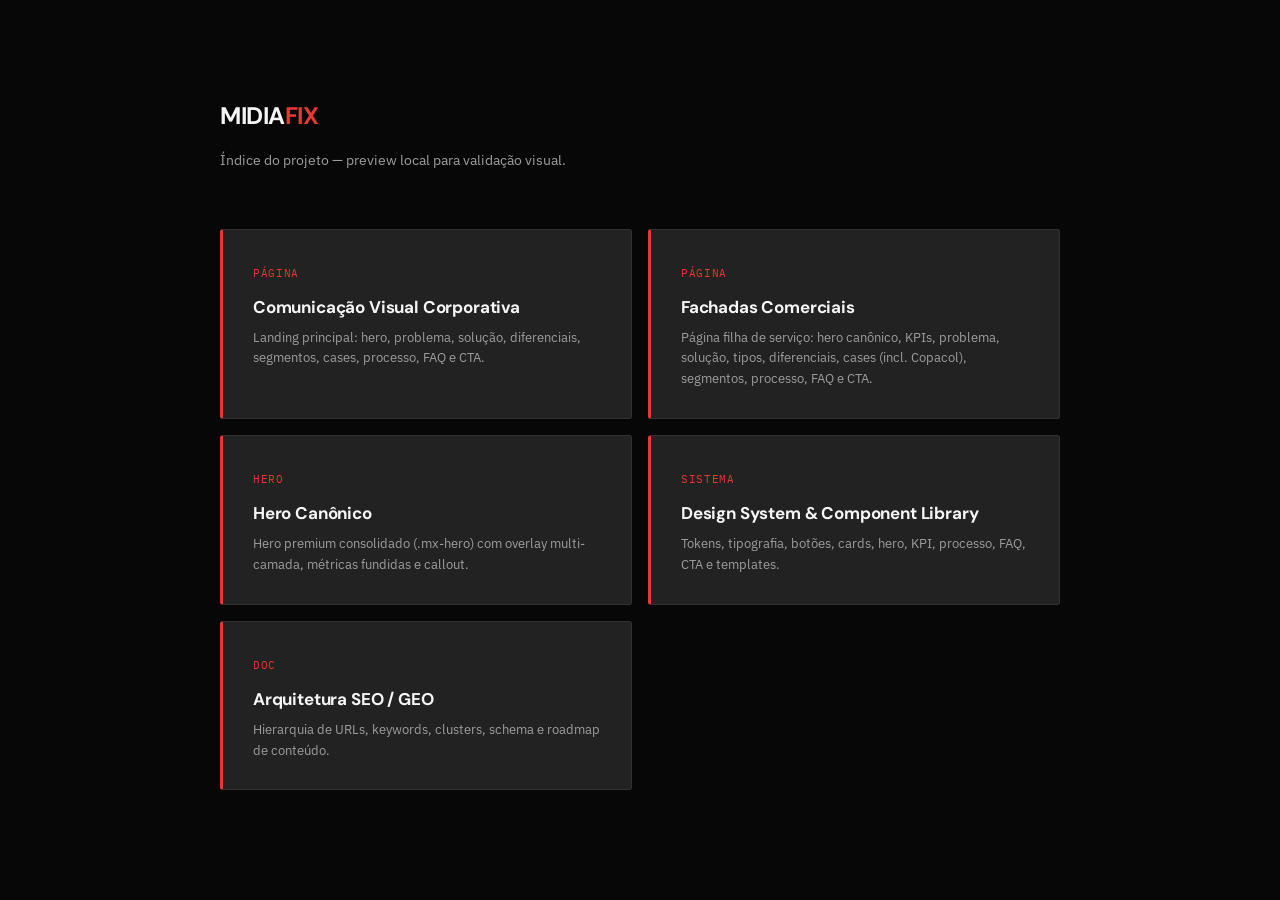
<file: index.html>
<!DOCTYPE html>
<html lang="pt-BR">
<head>
<meta charset="UTF-8">
<meta name="viewport" content="width=device-width, initial-scale=1.0">
<meta name="robots" content="noindex, nofollow">
<title>MIDIAFIX — Índice do Projeto</title>
<link rel="preconnect" href="https://fonts.googleapis.com">
<link rel="preconnect" href="https://fonts.gstatic.com" crossorigin>
<link href="https://fonts.googleapis.com/css2?family=DM+Sans:opsz,wght@9..40,400;9..40,500;9..40,600;9..40,700&family=IBM+Plex+Sans:wght@300;400;500&family=IBM+Plex+Mono:wght@400;500&display=swap" rel="stylesheet">
<link rel="stylesheet" href="assets/css/tokens.css">
<link rel="stylesheet" href="assets/css/components.css">
<style>
  body { background: var(--mx-grafite-deeper); min-height: 100vh; }
  .hub { max-width: 920px; margin: 0 auto; padding: 96px 40px; }
  .hub-head { margin-bottom: 56px; }
  .hub-logo { font-family: var(--font-display); font-size: 24px; font-weight: 700; letter-spacing: -0.02em; color: var(--mx-white); }
  .hub-logo em { font-style: normal; color: var(--mx-red); }
  .hub-head p { margin-top: 12px; color: var(--mx-gray-300); font-size: 14px; }
  .hub-grid { display: grid; grid-template-columns: repeat(2, 1fr); gap: 16px; }
  @media (max-width: 680px) { .hub-grid { grid-template-columns: 1fr; } }
  .hub-card {
    display: block;
    padding: 28px 30px;
    background: var(--mx-surface-4);
    border: 1px solid var(--mx-border-strong);
    border-left: 3px solid var(--mx-red);
    border-radius: var(--radius-md);
    transition: border-color var(--ease-mid), background var(--ease-mid);
  }
  .hub-card:hover { background: var(--mx-surface-5); border-left-color: var(--mx-red); }
  .hub-card .id { font-family: var(--font-mono); font-size: 11px; color: var(--mx-red); letter-spacing: 0.06em; }
  .hub-card h3 { font-family: var(--font-display); font-size: 17px; font-weight: 700; color: var(--mx-white); margin: 8px 0 6px; letter-spacing: -0.01em; }
  .hub-card p { font-size: 13px; color: var(--mx-gray-300); line-height: 1.6; }
</style>
</head>
<body>
  <div class="hub">
    <div class="hub-head">
      <span class="hub-logo">MIDIA<em>FIX</em></span>
      <p>Índice do projeto — preview local para validação visual.</p>
    </div>
    <div class="hub-grid">
      <a class="hub-card" href="midiafix-comunicacao-visual.html">
        <span class="id">PÁGINA</span>
        <h3>Comunicação Visual Corporativa</h3>
        <p>Landing principal: hero, problema, solução, diferenciais, segmentos, cases, processo, FAQ e CTA.</p>
      </a>
      <a class="hub-card" href="servicos/fachadas-comerciais/">
        <span class="id">PÁGINA</span>
        <h3>Fachadas Comerciais</h3>
        <p>Página filha de serviço: hero canônico, KPIs, problema, solução, tipos, diferenciais, cases (incl. Copacol), segmentos, processo, FAQ e CTA.</p>
      </a>
      <a class="hub-card" href="midiafix-hero-final.html">
        <span class="id">HERO</span>
        <h3>Hero Canônico</h3>
        <p>Hero premium consolidado (.mx-hero) com overlay multi-camada, métricas fundidas e callout.</p>
      </a>
      <a class="hub-card" href="midiafix-design-system.html">
        <span class="id">SISTEMA</span>
        <h3>Design System & Component Library</h3>
        <p>Tokens, tipografia, botões, cards, hero, KPI, processo, FAQ, CTA e templates.</p>
      </a>
      <a class="hub-card" href="midiafix-seo-geo-arquitetura.html">
        <span class="id">DOC</span>
        <h3>Arquitetura SEO / GEO</h3>
        <p>Hierarquia de URLs, keywords, clusters, schema e roadmap de conteúdo.</p>
      </a>
    </div>
  </div>
</body>
</html>
</file>
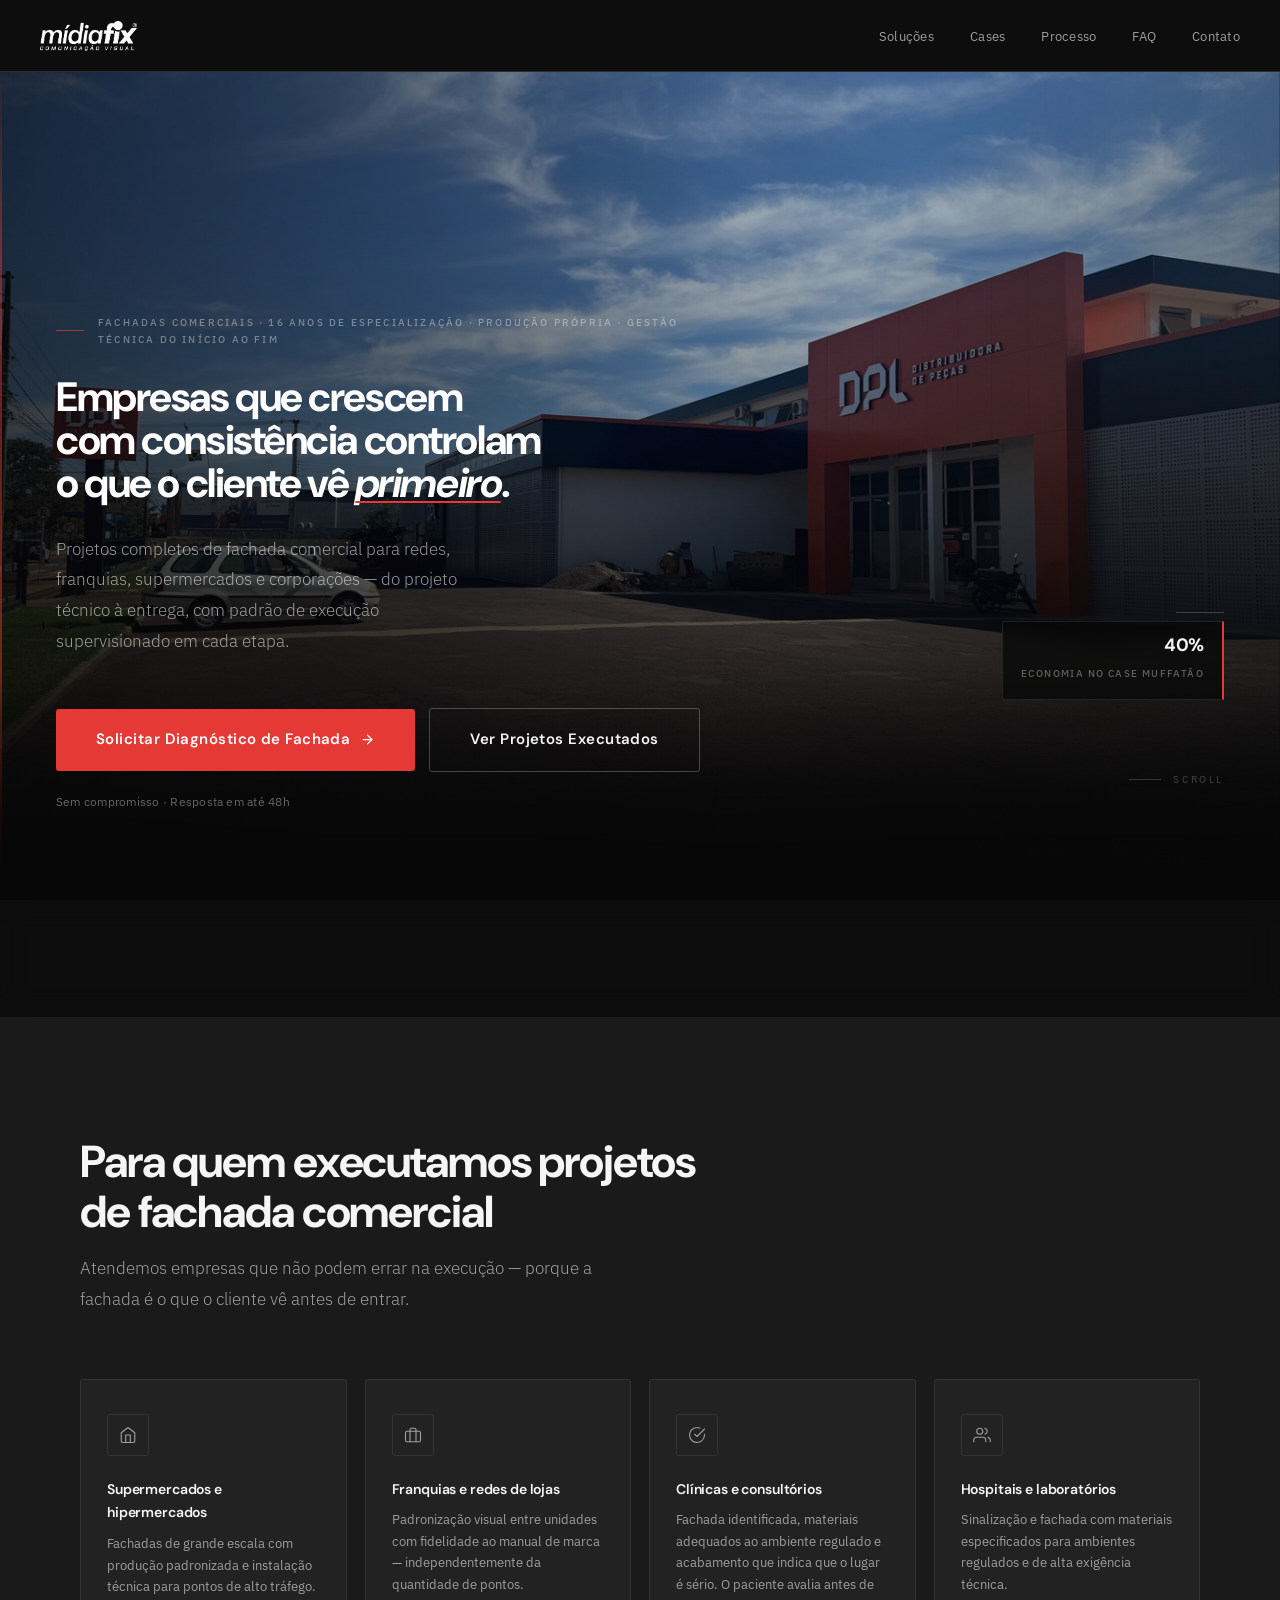
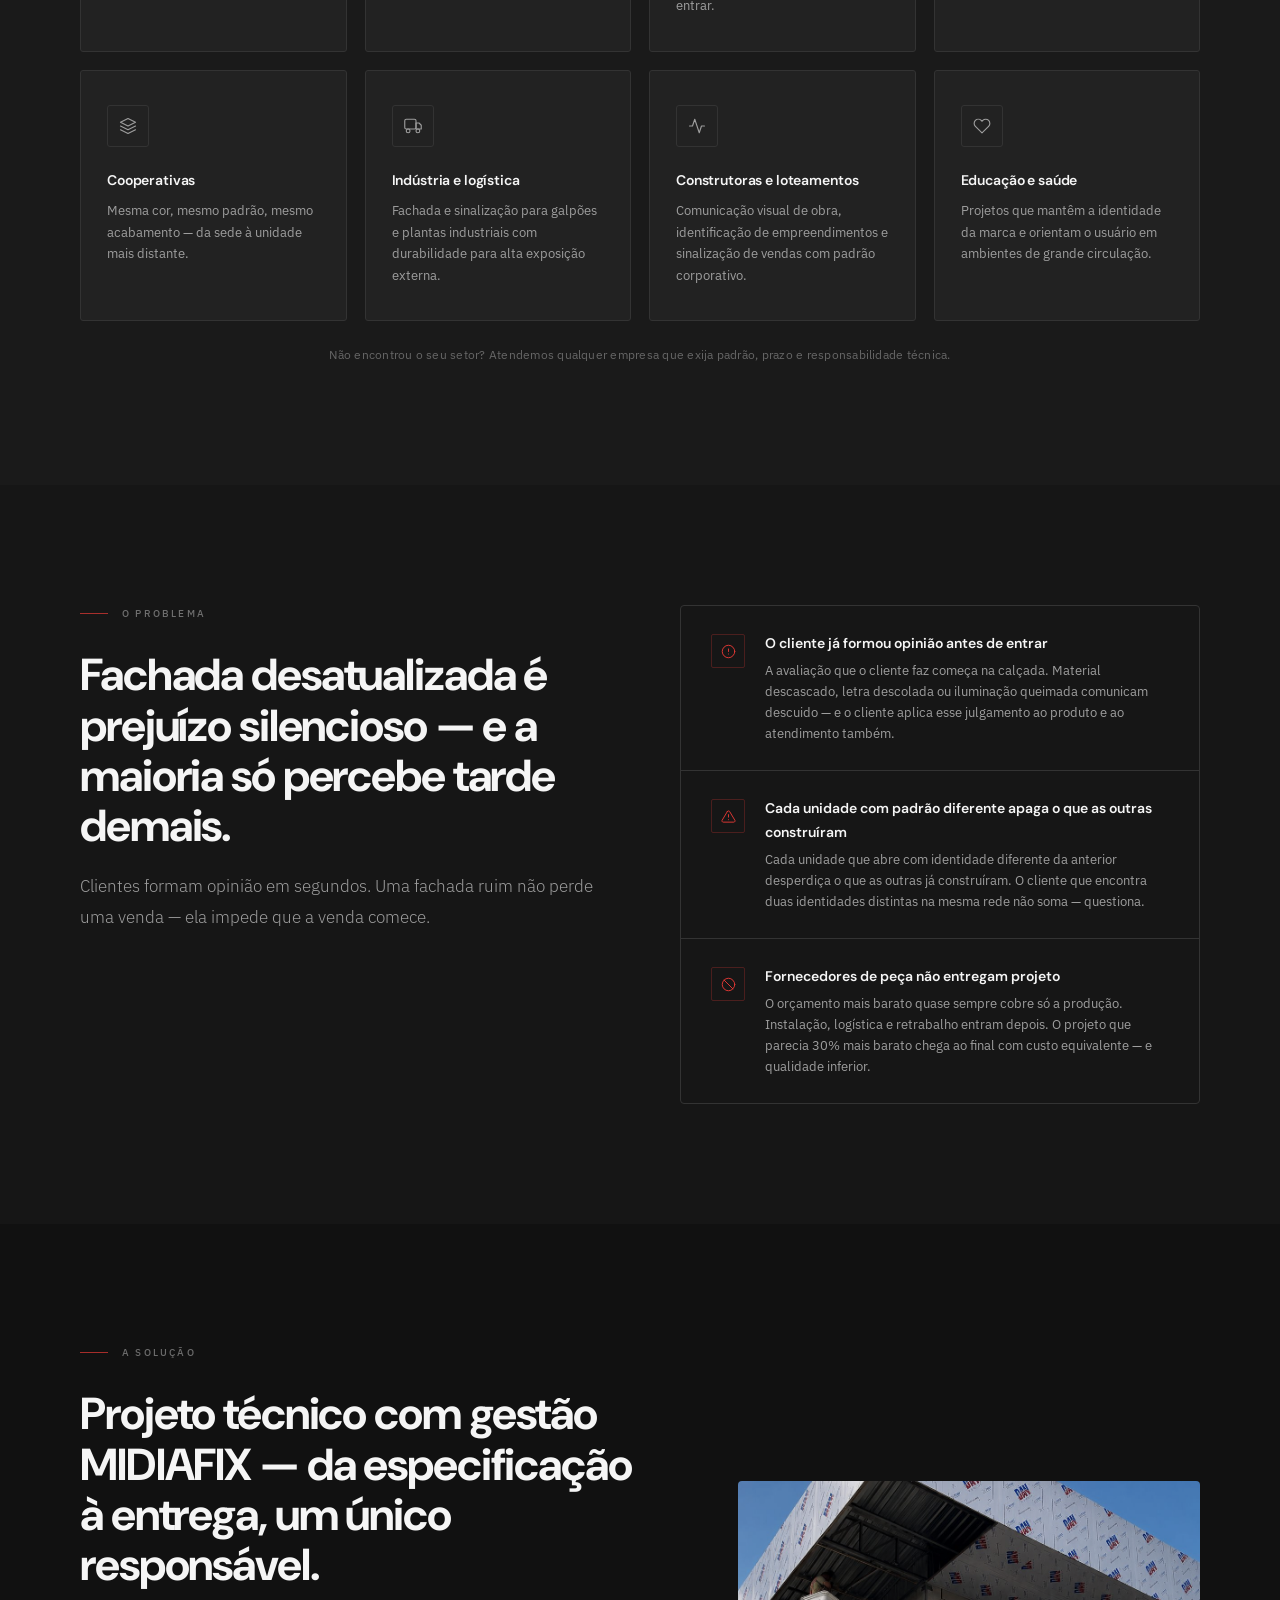
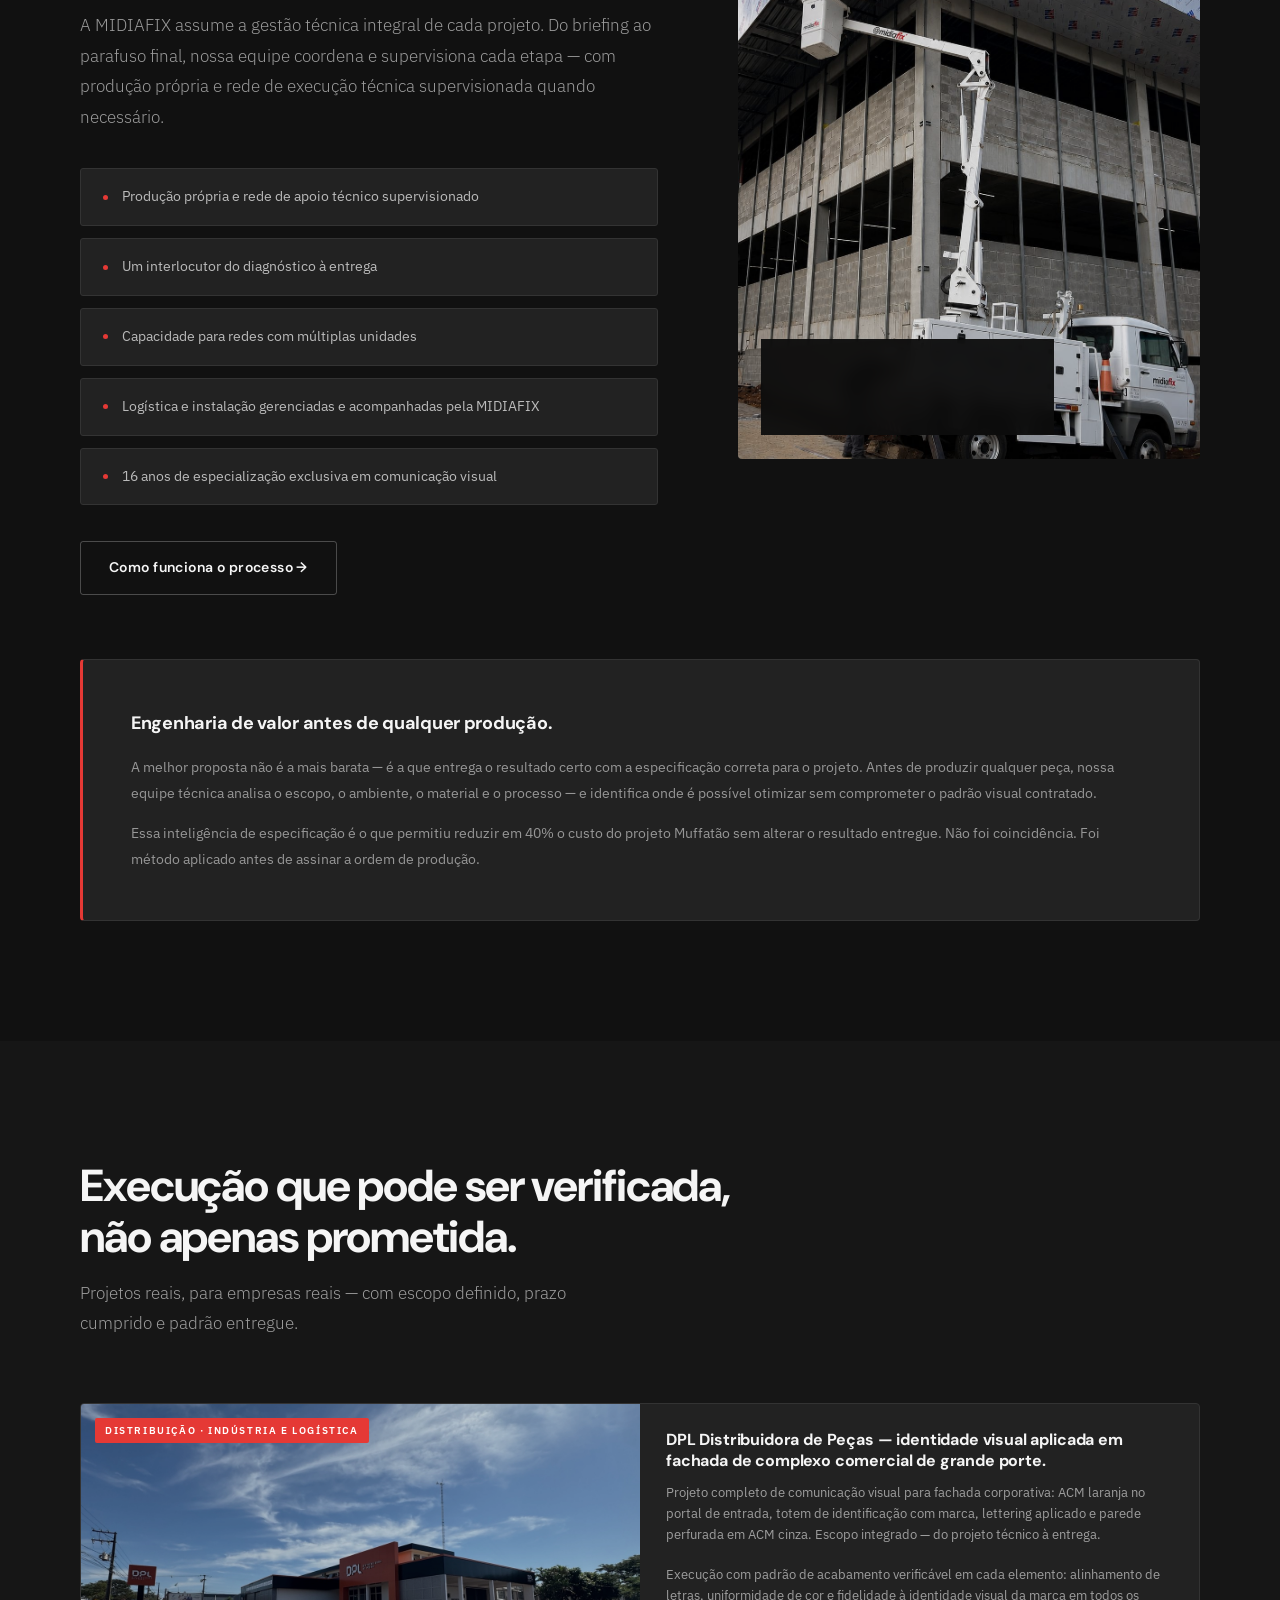
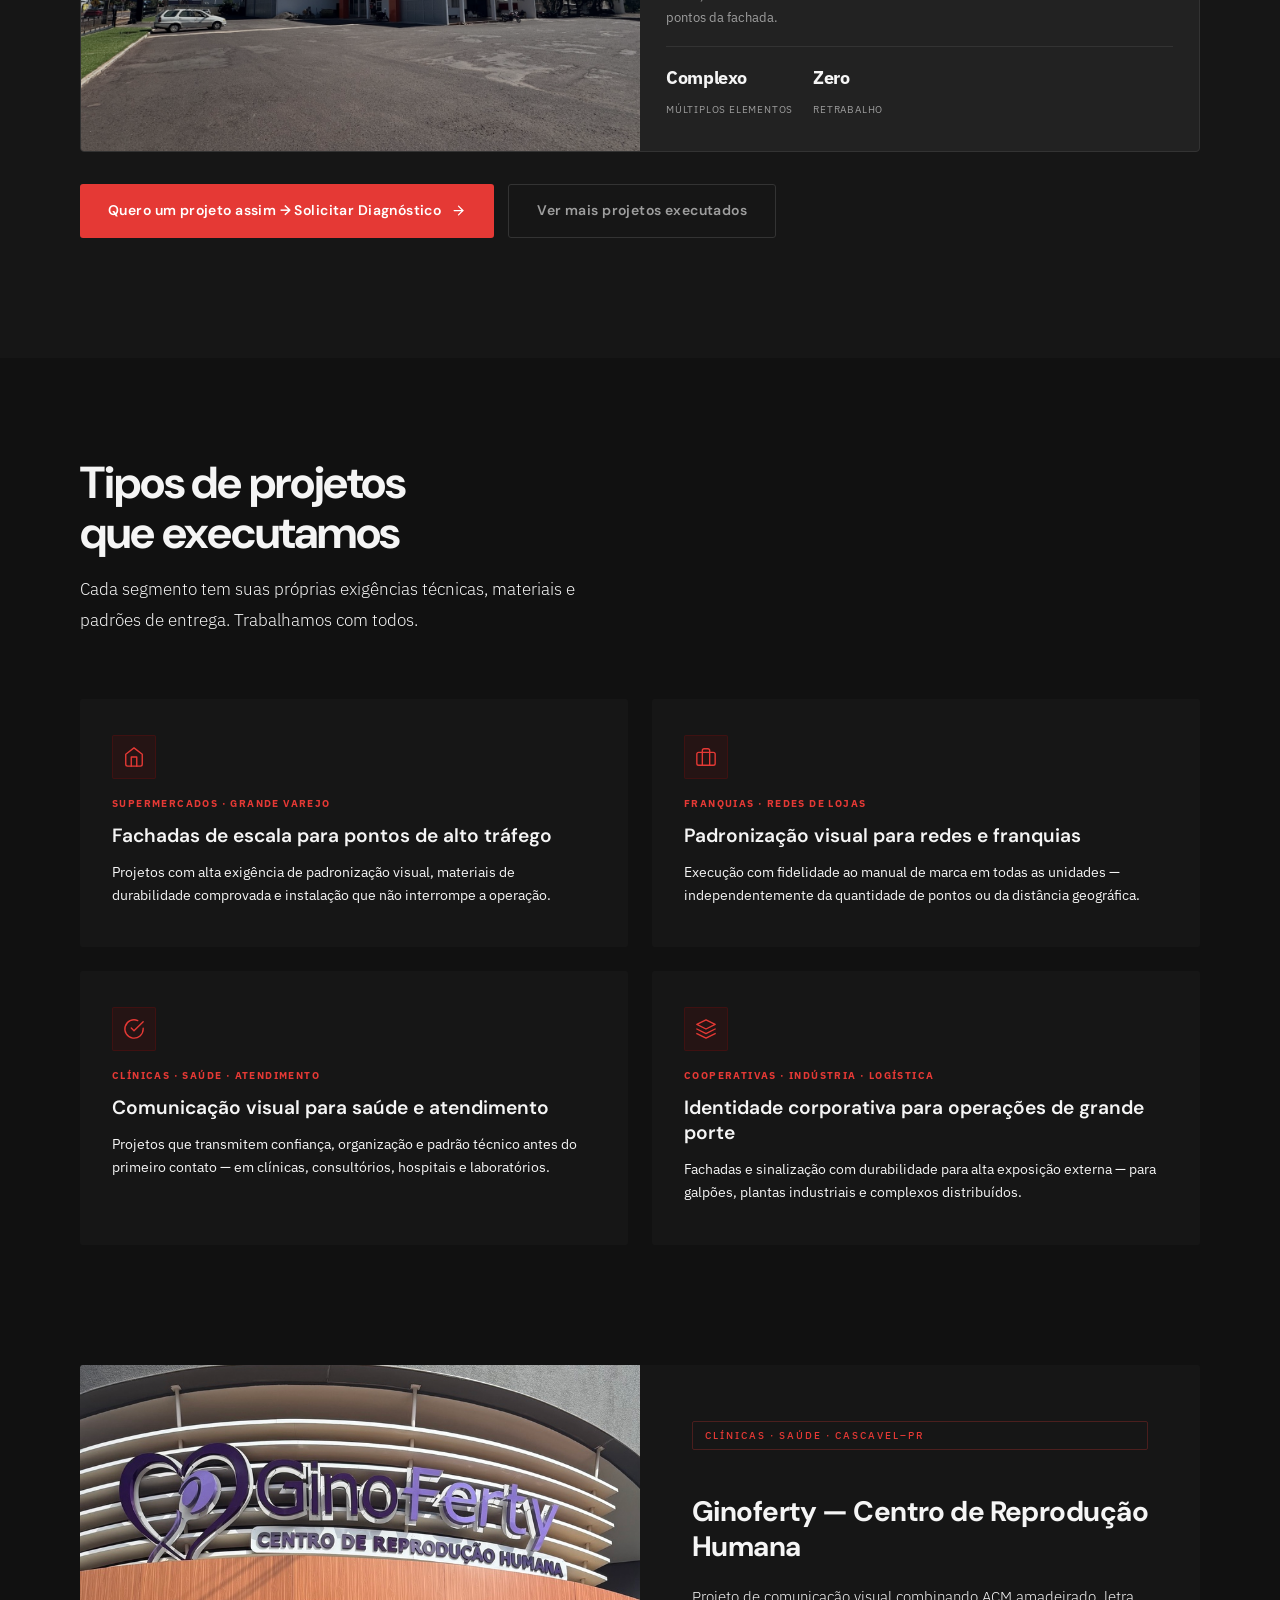
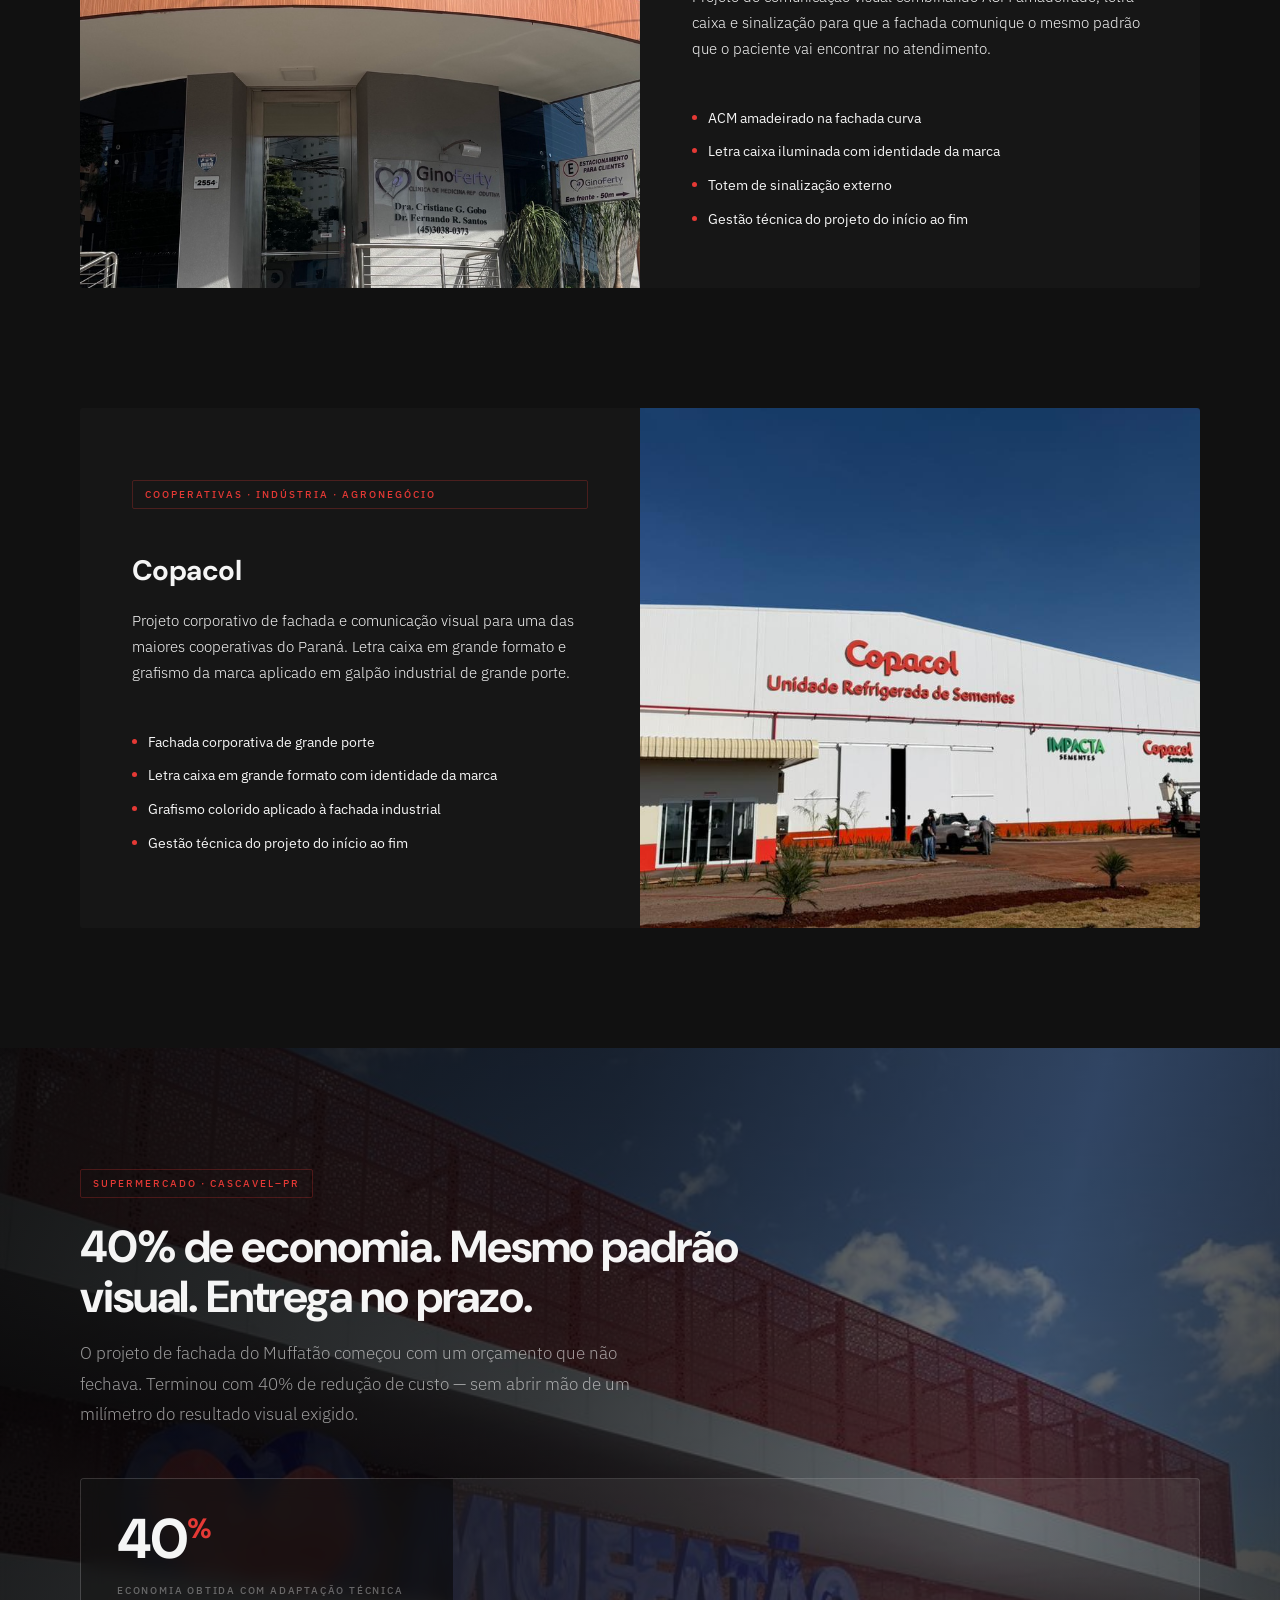
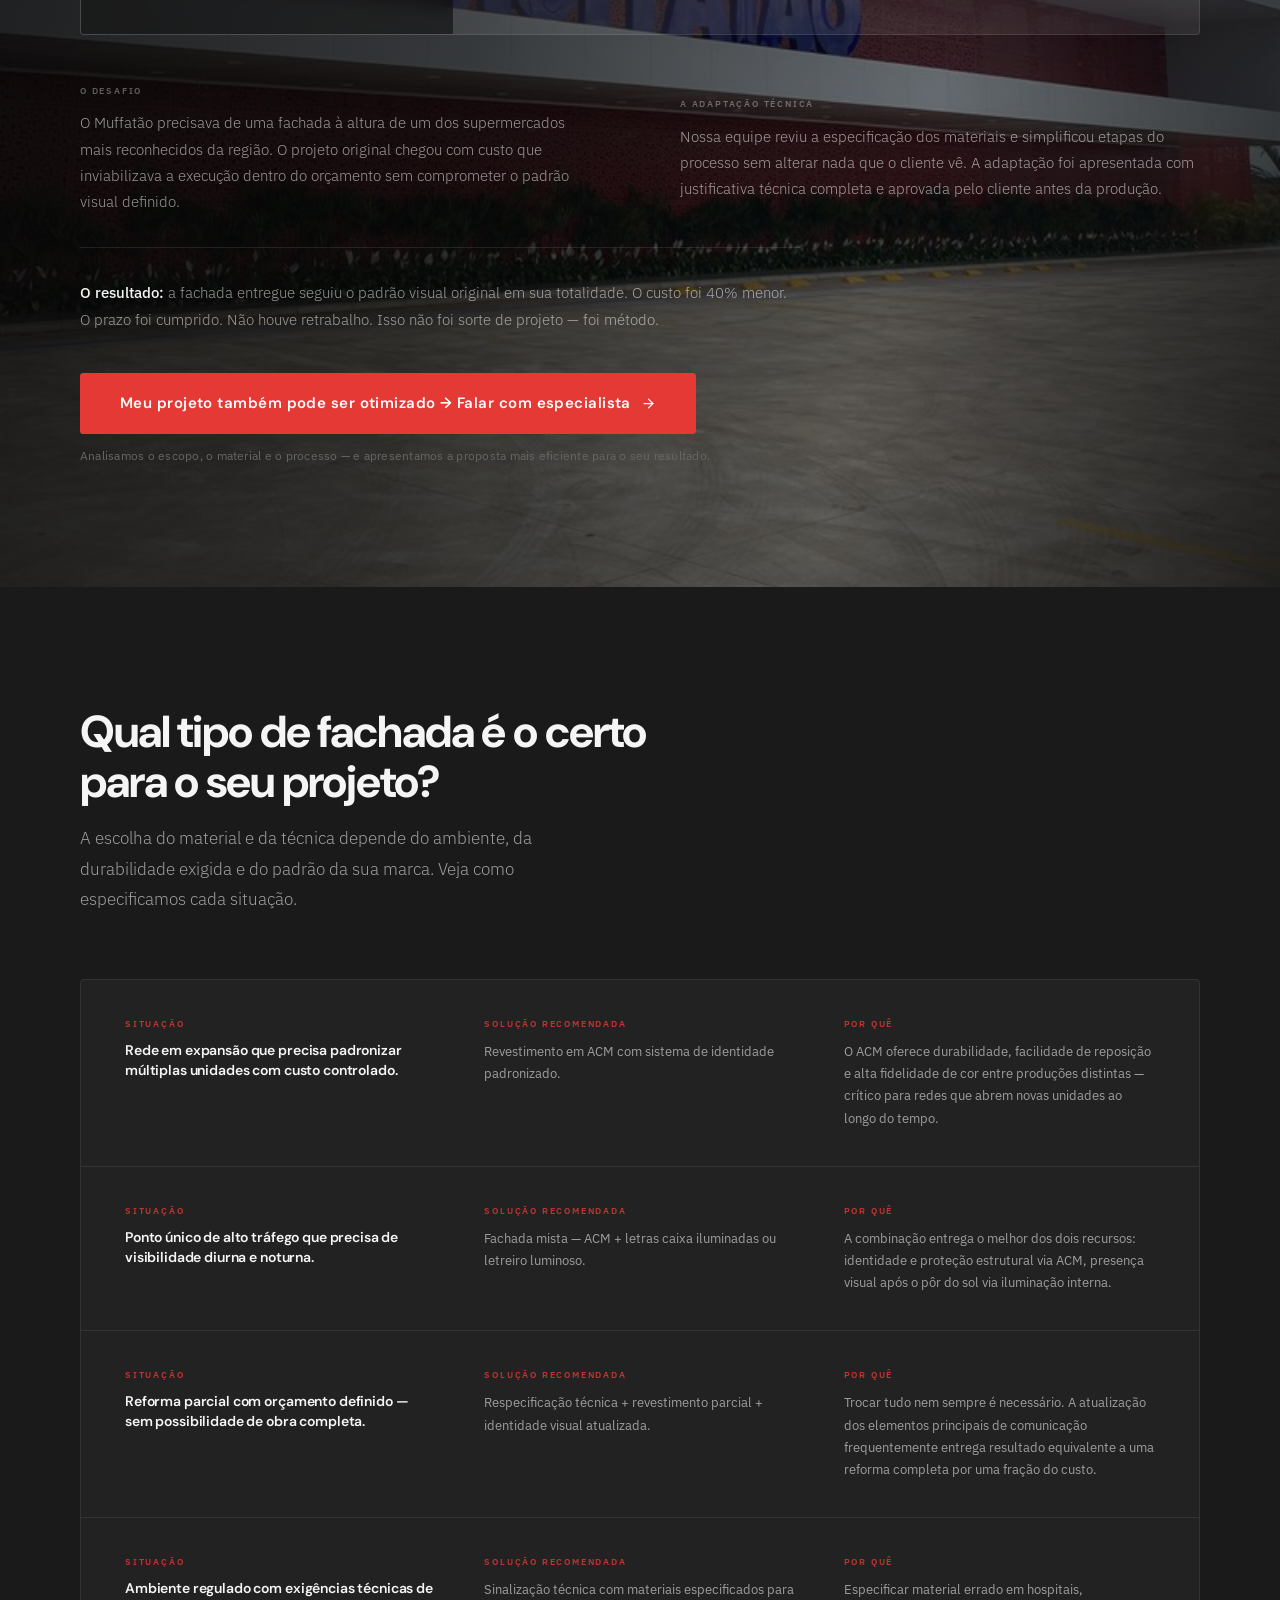
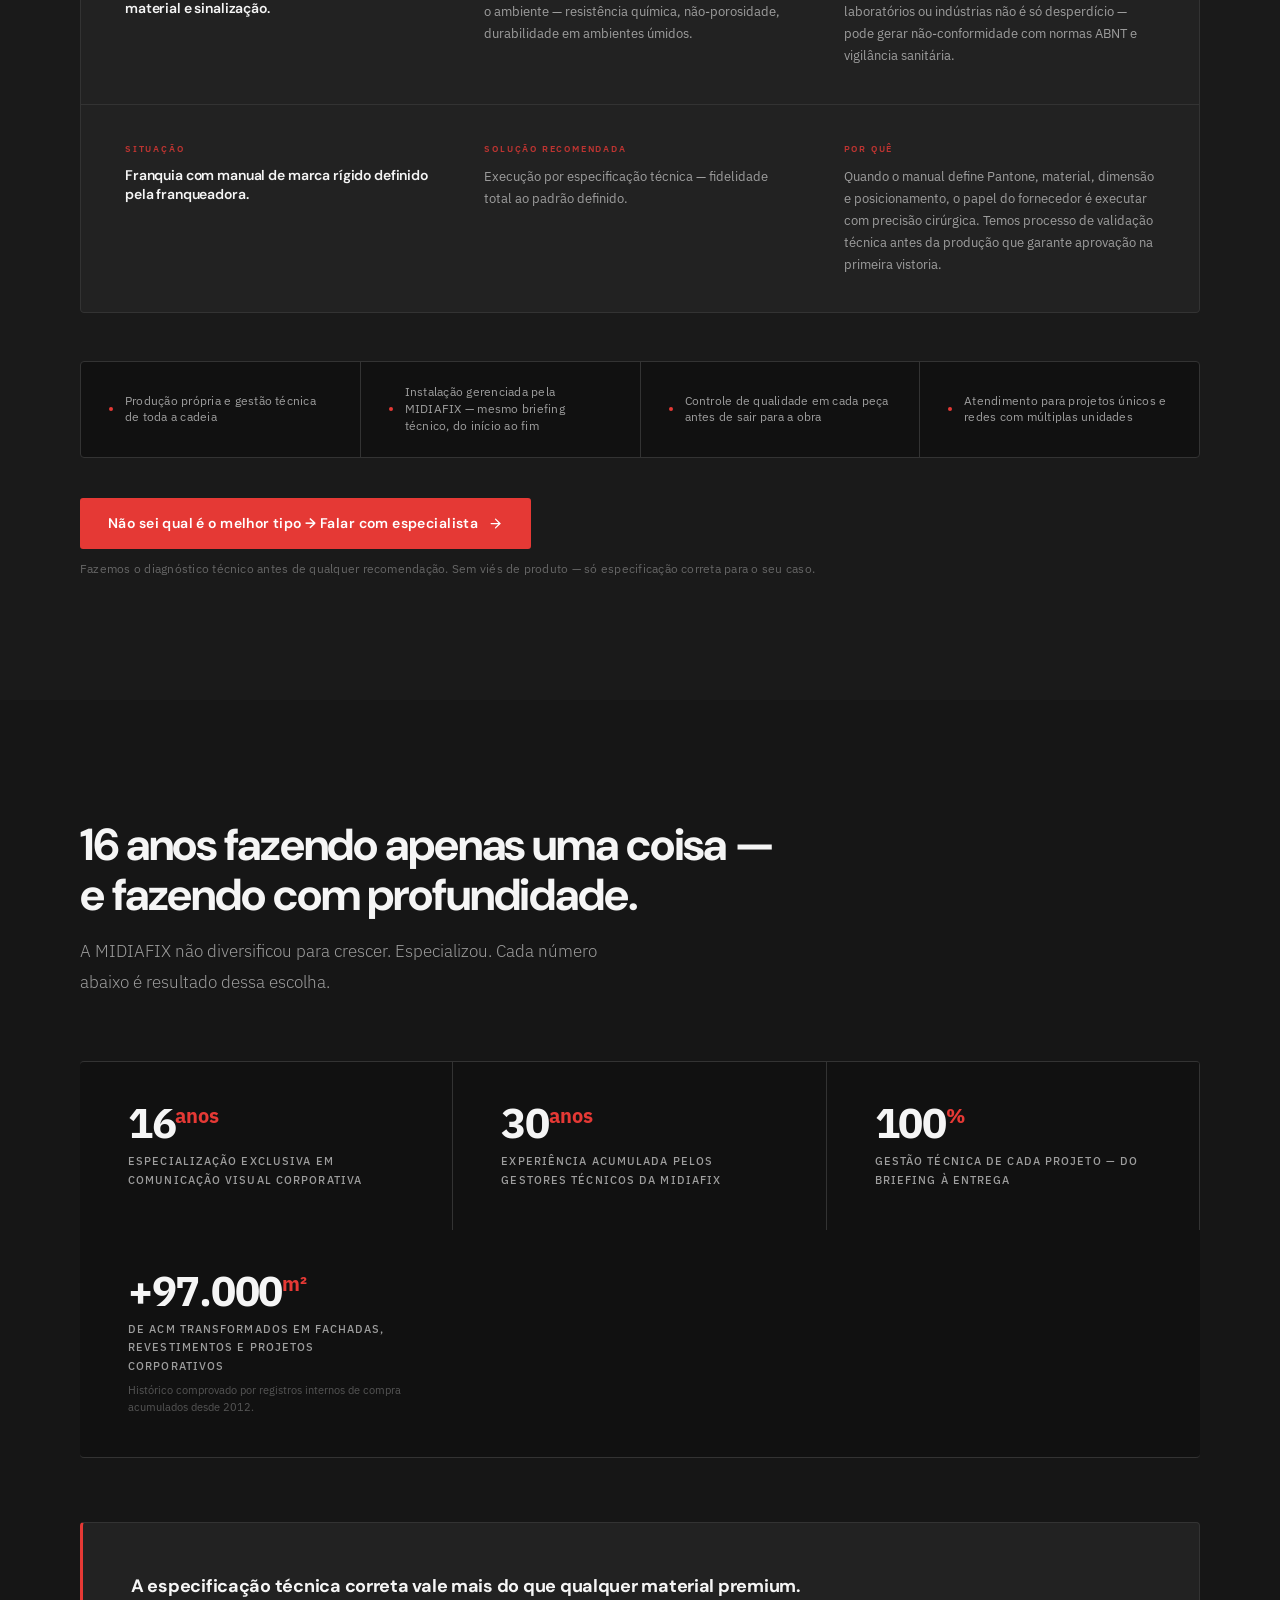
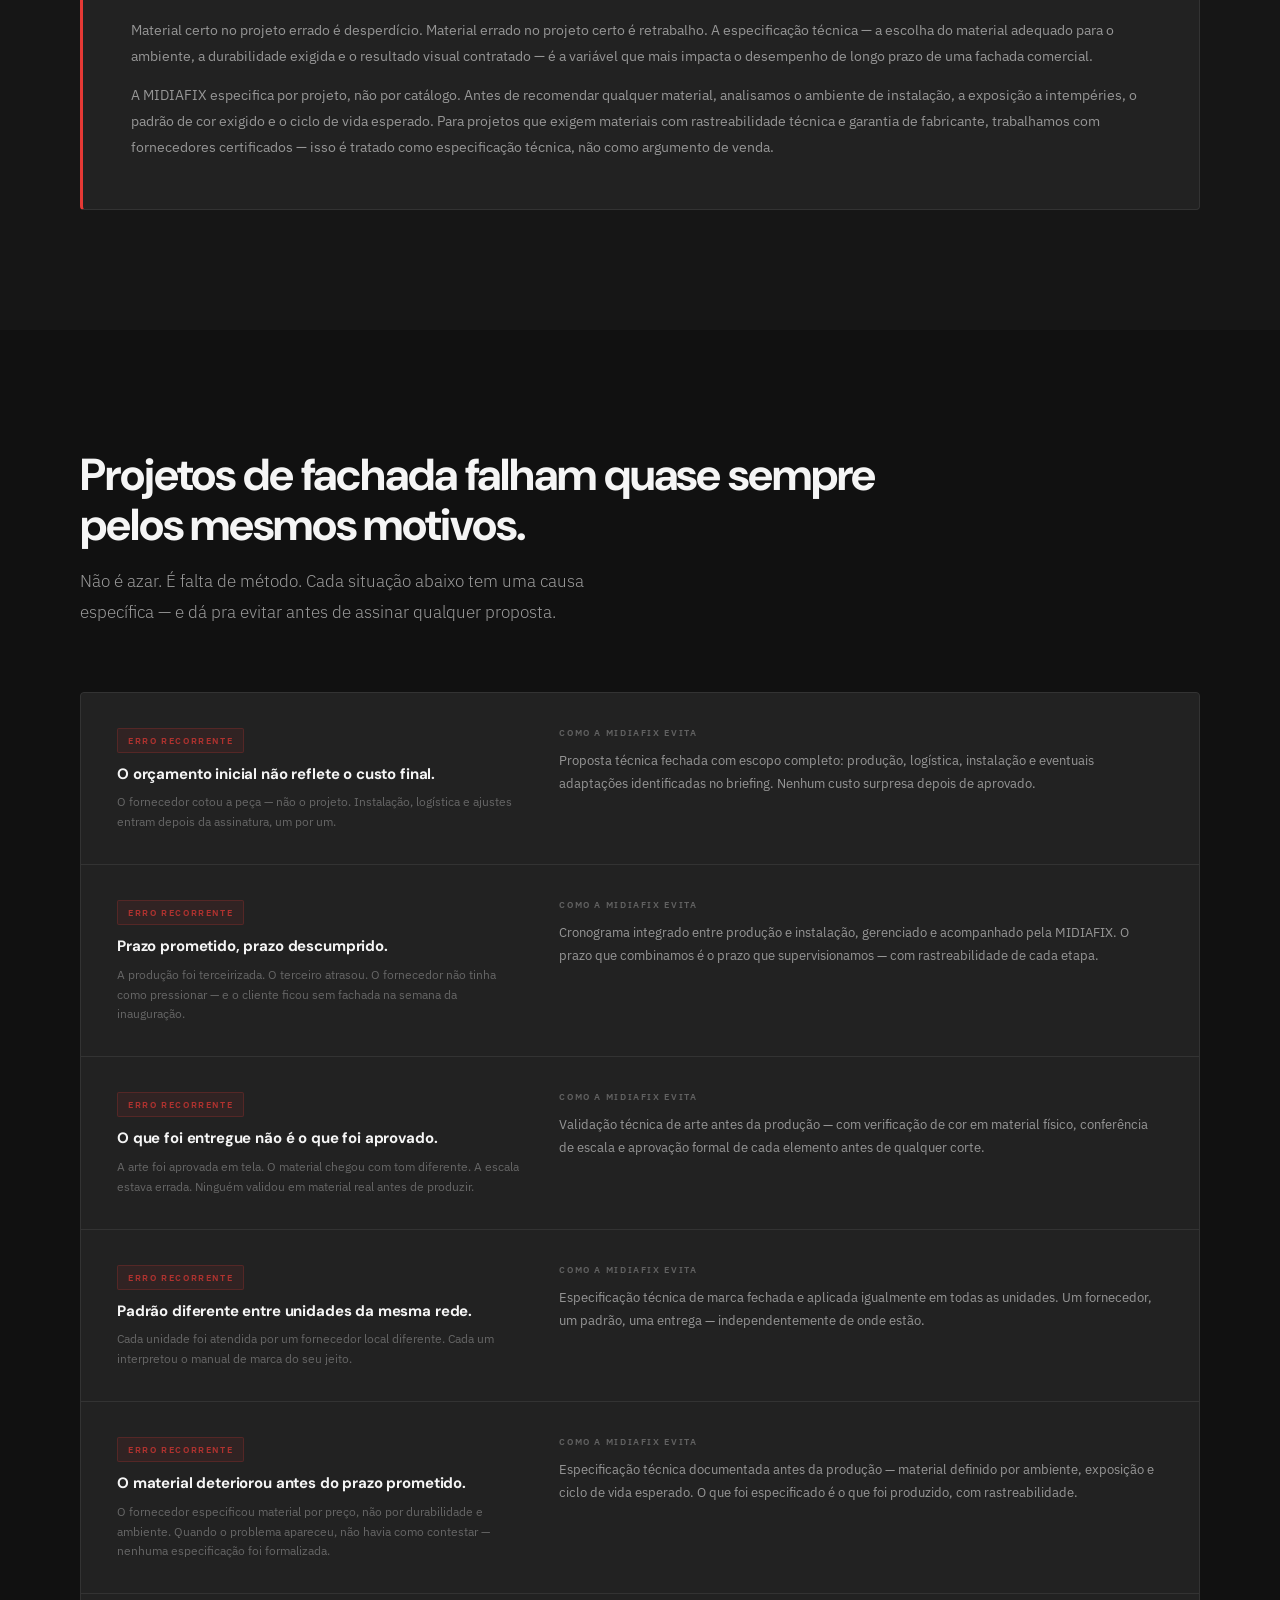
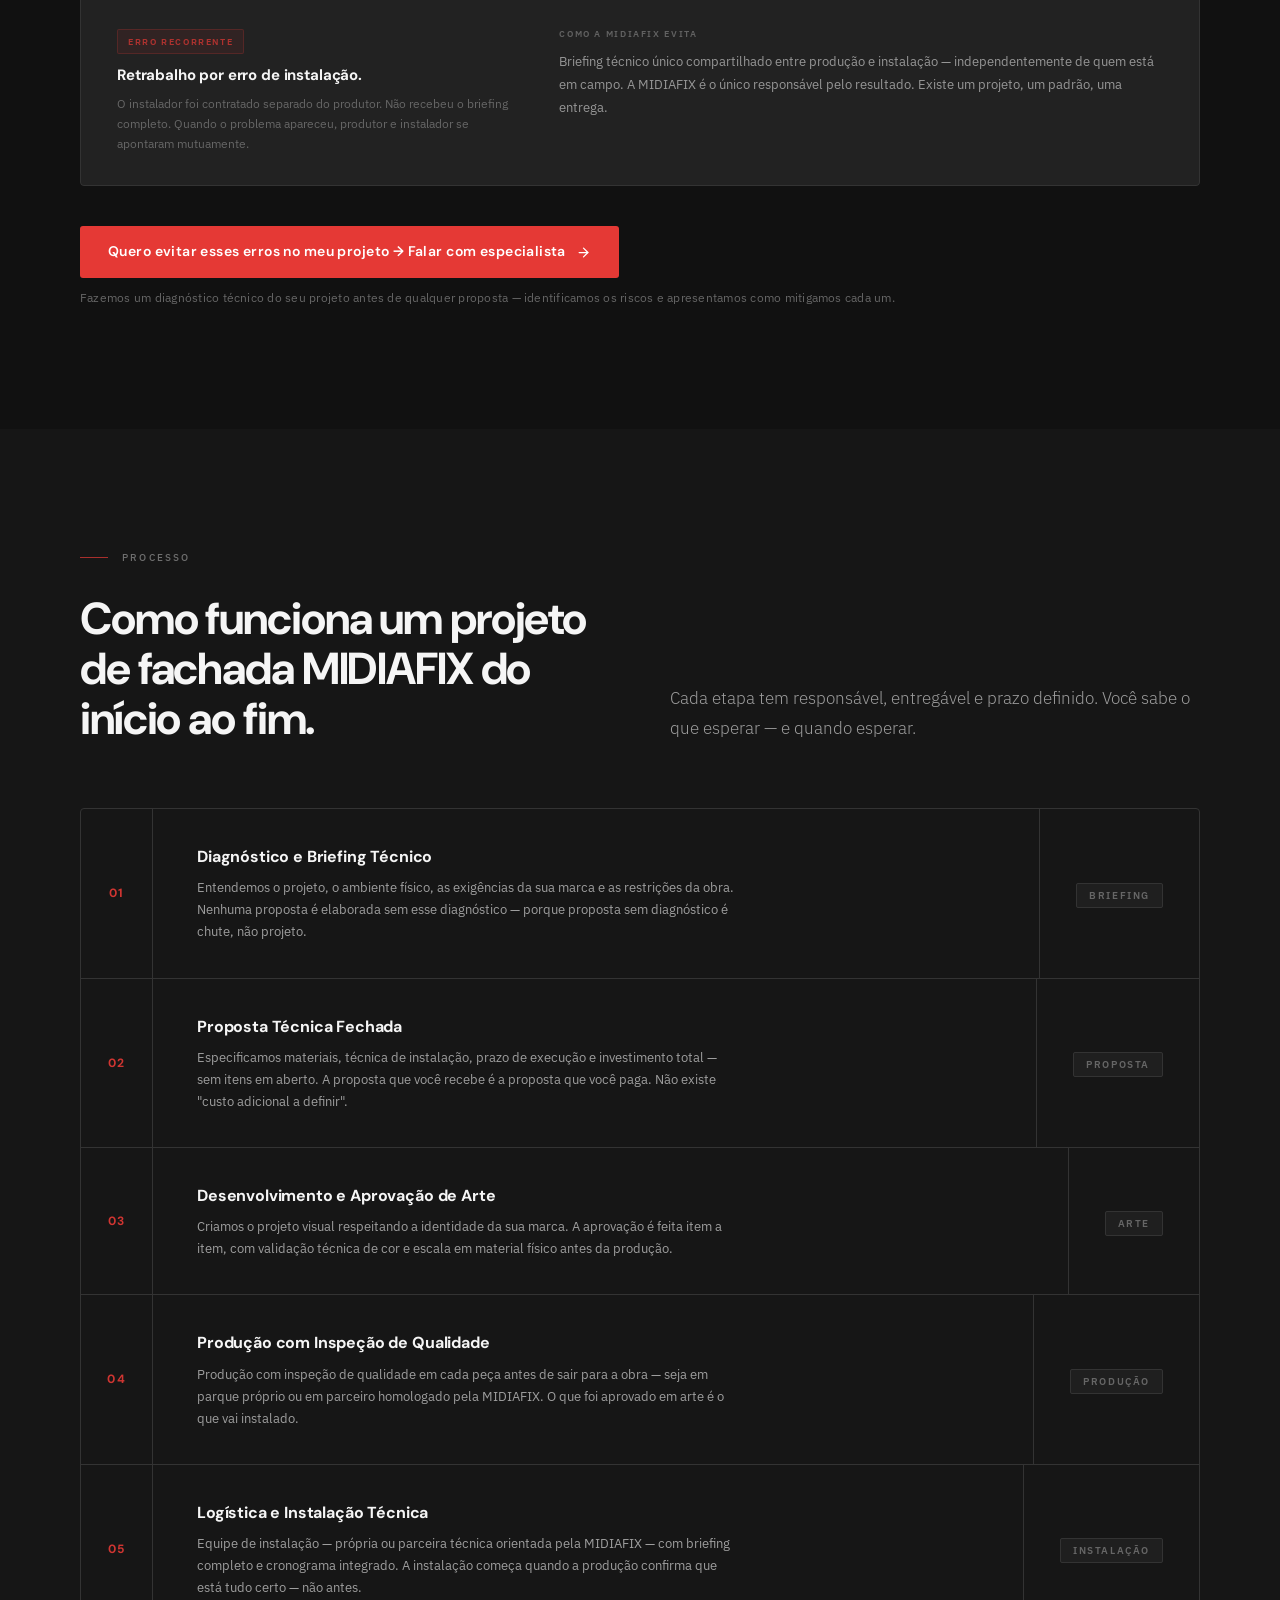
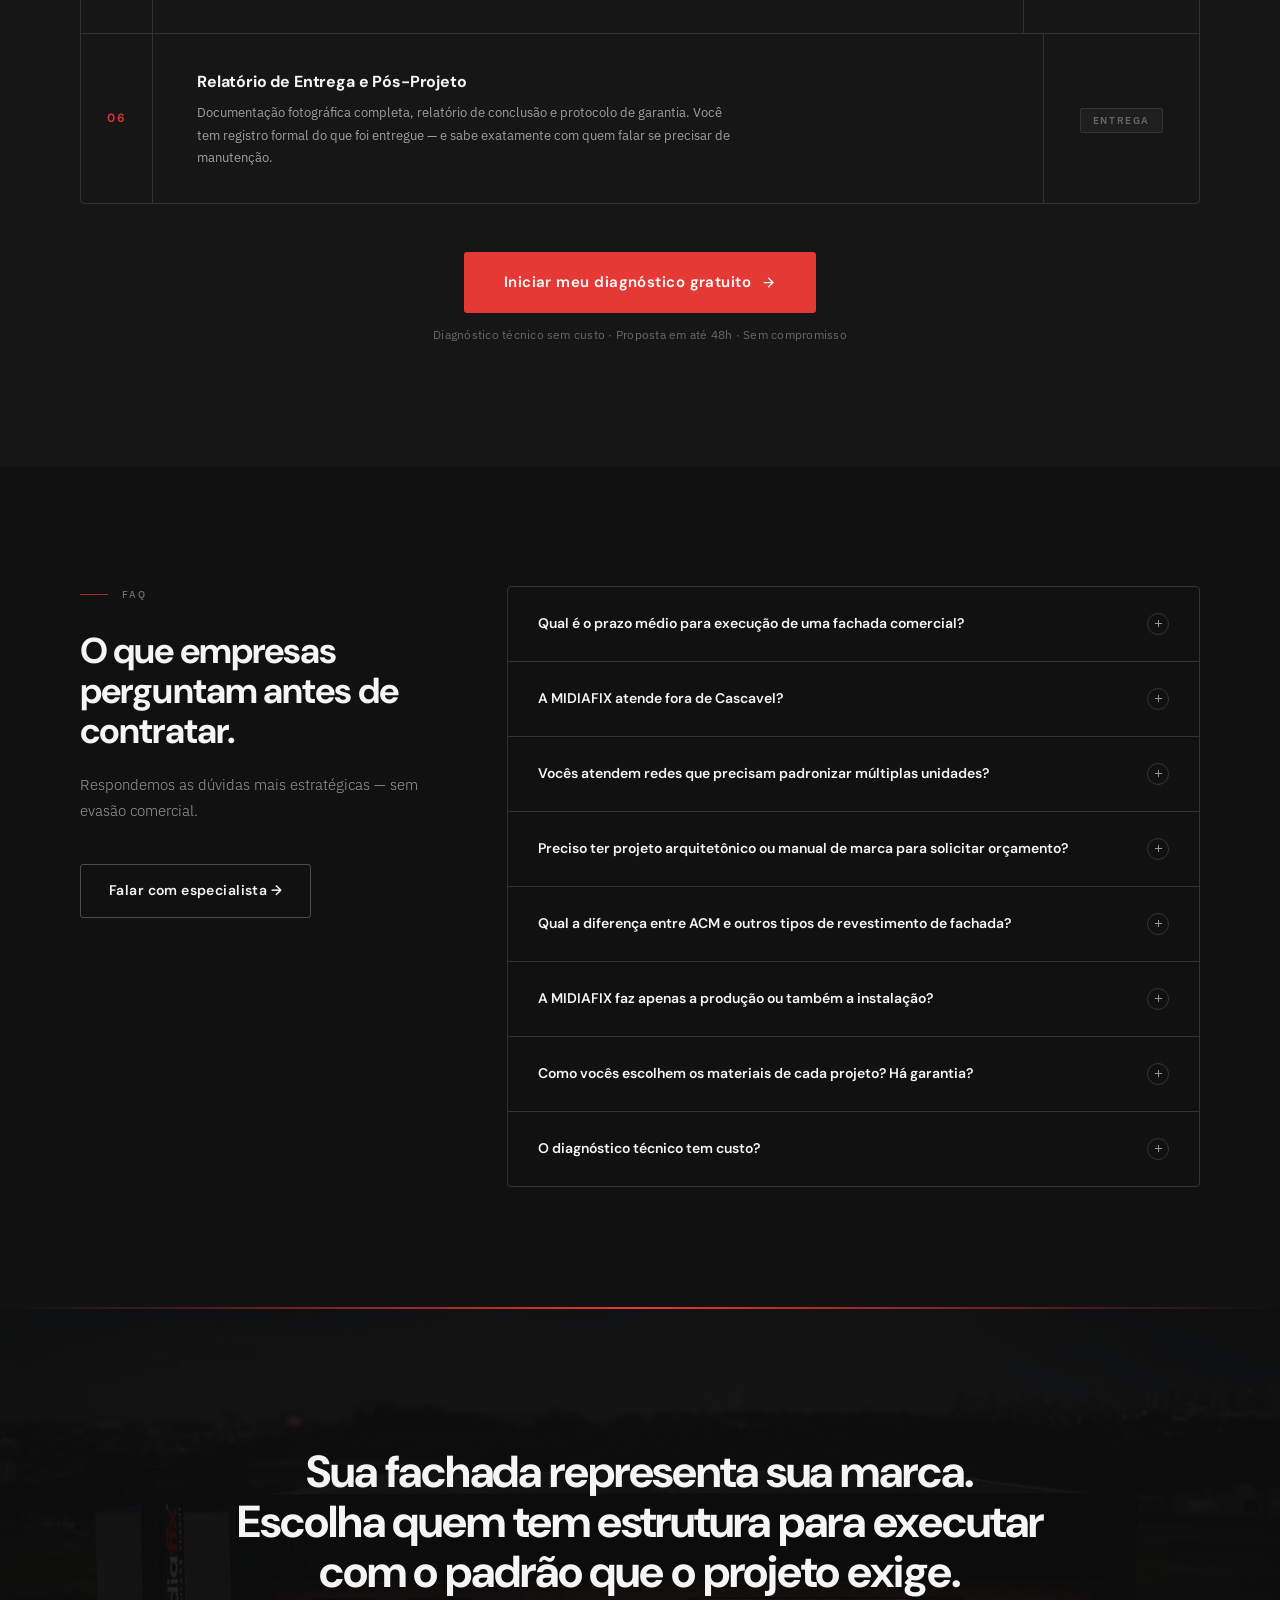
<file: servicos/fachadas-comerciais/index.html>
<!DOCTYPE html>
<html lang="pt-BR">
<head>
<meta charset="UTF-8">
<meta name="viewport" content="width=device-width, initial-scale=1.0">
<title>Fachadas Comerciais Corporativas | MIDIAFIX</title>
<meta name="description" content="Projetos completos de fachada comercial para redes, franquias, supermercados e corporações. Produção própria, gestão técnica integrada e engenharia de valor em cada projeto. Cascavel–PR.">
<link rel="canonical" href="https://midiafix.com.br/servicos/fachadas-comerciais/">
<meta name="robots" content="index, follow">
<meta name="theme-color" content="#1A1A1A">
<link rel="icon" type="image/png" href="../../assets/img/favicon.png">
<link rel="apple-touch-icon" href="../../assets/img/apple-touch-icon.png">

<link rel="preload" as="image" href="../../assets/img/cases/case-supermercado.jpg" type="image/jpeg" fetchpriority="high">

<meta property="og:type" content="website">
<meta property="og:locale" content="pt_BR">
<meta property="og:site_name" content="Midiafix Comunicação Visual">
<meta property="og:url" content="https://midiafix.com.br/servicos/fachadas-comerciais/">
<meta property="og:title" content="Fachadas Comerciais Corporativas | MIDIAFIX">
<meta property="og:description" content="Projetos completos de fachada comercial para redes, franquias, supermercados e corporações. Produção própria, gestão técnica integrada e engenharia de valor.">
<meta property="og:image" content="https://midiafix.com.br/assets/img/cta-sede.jpg">
<meta name="twitter:card" content="summary_large_image">

<script type="application/ld+json">
{
  "@context": "https://schema.org",
  "@type": "Service",
  "name": "Fachadas Comerciais Corporativas",
  "description": "Projetos completos de fachada comercial para redes, franquias, supermercados e corporações.",
  "provider": {
    "@type": "LocalBusiness",
    "name": "Midiafix Comunicação Visual",
    "url": "https://midiafix.com.br",
    "telephone": "+554530390303",
    "address": { "@type": "PostalAddress", "addressLocality": "Cascavel", "addressRegion": "PR", "addressCountry": "BR" }
  },
  "areaServed": "BR",
  "url": "https://midiafix.com.br/servicos/fachadas-comerciais/"
}
</script>

<script type="application/ld+json">
{
  "@context": "https://schema.org",
  "@type": "BreadcrumbList",
  "itemListElement": [
    { "@type": "ListItem", "position": 1, "name": "MIDIAFIX", "item": "https://midiafix.com.br/" },
    { "@type": "ListItem", "position": 2, "name": "Serviços", "item": "https://midiafix.com.br/servicos/" },
    { "@type": "ListItem", "position": 3, "name": "Fachadas Comerciais", "item": "https://midiafix.com.br/servicos/fachadas-comerciais/" }
  ]
}
</script>

<link rel="preconnect" href="https://fonts.googleapis.com">
<link rel="preconnect" href="https://fonts.gstatic.com" crossorigin>
<link href="https://fonts.googleapis.com/css2?family=DM+Sans:wght@300;400;500;600;700&family=IBM+Plex+Sans:wght@300;400;500;600&display=swap" rel="stylesheet">
<link rel="stylesheet" href="../../assets/css/tokens.css">
<link rel="stylesheet" href="../../assets/css/components.css">

<style>
/* ── Compat shim ── */
:root {
  --grafite:         var(--mx-grafite);
  --vermelho:        var(--mx-red);
  --vermelho-escuro: var(--mx-red-dark);
  --branco:          var(--mx-white);
}

/* ────────────────────────────────────────────────────────────
   HERO — headline fachadas é mais longa que a da landing principal.
   O mx-h1 global usa clamp(40px,6vw,78px); a 78px as 3 linhas do <br>
   fazem wrapping excessivo (>7 linhas físicas), ultrapassam o
   max-height:960px do hero e o overflow:hidden do componente corta
   o topo — "Empresas que crescem" some. Solução: reduzir a fonte
   do H1 nesta página para que cada <br> caiba em 1 linha física.
   ──────────────────────────────────────────────────────────── */

/* Desktop largo: fonte controlada + container mais largo */
.mx-hero .mx-h1 {
  font-size: clamp(36px, 3.2vw, 50px);
}
.mx-hero-content {
  max-width: min(780px, calc(100vw - 80px));
}

@media (max-width: 1100px) {
  .mx-hero .mx-h1 {
    font-size: clamp(30px, 3.5vw, 44px);
  }
}
@media (max-width: 900px) {
  .mx-hero-content {
    max-width: calc(100vw - 64px);
  }
  .mx-hero .mx-h1 {
    font-size: clamp(26px, 4.5vw, 36px);
    hyphens: auto;
  }
  .mx-hero .mx-h1 br { display: none; }
  .mx-hero-actions {
    flex-direction: column;
    align-items: flex-start;
  }
}
@media (max-width: 600px) {
  .mx-hero .mx-h1 {
    font-size: clamp(22px, 6vw, 28px);
  }
  .mx-hero-content .mx-body-lg {
    font-size: 14px;
  }
}

/* ── S1 Hero background — foto real DPL Distribuidora de Peças ── */
/* components.css usa var(--hero-image) em .mx-hero-bg — definir aqui */
.fc-hero-bg {
  --hero-image: url('../../assets/img/cases/dpl-hero.jpg');
  background-position: center 42%;
}

/* ── Case em Destaque (Alt 2) ── */
.fc-destaque { padding: 0 0 120px; background: var(--mx-surface-1); }
.fc-destaque-inner {
  display: grid;
  grid-template-columns: 1fr 1fr;
  gap: 0;
  border: 1px solid var(--mx-border);
  border-radius: var(--radius-md);
  overflow: hidden;
}
.fc-destaque-img {
  position: relative;
  min-height: 520px;
}
.fc-destaque-img img {
  position: absolute; inset: 0;
  width: 100%; height: 100%;
  object-fit: cover;
  object-position: center 25%;
  display: block;
}
.fc-destaque-body {
  padding: 56px 52px;
  display: flex;
  flex-direction: column;
  justify-content: center;
  gap: 20px;
  background: var(--mx-surface-2);
}
.fc-destaque-body .mx-h3 {
  font-size: clamp(22px, 2.2vw, 30px);
  line-height: 1.25;
  margin: 0;
}
.fc-destaque-body .mx-body {
  color: var(--mx-text-2);
  margin: 0;
}
.fc-destaque-itens {
  list-style: none;
  padding: 0; margin: 0;
  display: flex;
  flex-direction: column;
  gap: 10px;
  border-top: 1px solid var(--mx-border);
  padding-top: 20px;
  margin-top: 4px;
}
.fc-destaque-itens li {
  font-size: 14px;
  color: var(--mx-text-2);
  padding-left: 16px;
  position: relative;
}
.fc-destaque-itens li::before {
  content: '';
  position: absolute; left: 0; top: 8px;
  width: 5px; height: 5px;
  border-radius: 50%;
  background: var(--mx-red);
}
/* layout invertido: texto esq, foto dir */
.fc-destaque-inner--reverse .fc-destaque-img  { order: 2; }
.fc-destaque-inner--reverse .fc-destaque-body { order: 1; }

@media (max-width: 900px) {
  .fc-destaque-inner { grid-template-columns: 1fr; }
  .fc-destaque-inner--reverse .fc-destaque-img  { order: unset; }
  .fc-destaque-inner--reverse .fc-destaque-body { order: unset; }
  .fc-destaque-img { min-height: 320px; }
  .fc-destaque-body { padding: 40px 32px; }
}
@media (max-width: 600px) {
  .fc-destaque-img { min-height: 260px; }
  .fc-destaque-body { padding: 32px 24px; gap: 16px; }
}

/* ── KPI note (nota subdued dentro de mx-kpi-item) ── */
.fc-kpi-note {
  font-size: 11px;
  color: rgba(245,245,245,0.30);
  line-height: 1.6;
  margin-top: 6px;
}

/* ── S6 Muffatão ── */
.fc-muffatao {
  position: relative;
  padding: 120px 0;
  overflow: hidden;
}
.fc-muffatao-bg {
  position: absolute; inset: 0;
  background:
    linear-gradient(105deg, rgba(7,7,7,0.92) 0%, rgba(7,7,7,0.78) 40%, rgba(7,7,7,0.55) 70%, rgba(7,7,7,0.85) 100%),
    url('../../assets/img/cases/case-supermercado.jpg') center 60% / cover no-repeat;
}
.fc-muffatao-content { position: relative; z-index: 2; }
.fc-muffatao-metrics {
  display: grid;
  grid-template-columns: repeat(3, 1fr);
  gap: 1px;
  background: rgba(245,245,245,0.08);
  border: 1px solid rgba(245,245,245,0.1);
  border-radius: var(--radius-lg);
  overflow: hidden;
  margin: 48px 0;
}
.fc-muffatao-metric {
  padding: 32px 36px;
  background: rgba(7,7,7,0.55);
  backdrop-filter: blur(10px);
  -webkit-backdrop-filter: blur(10px);
}
.fc-muffatao-metric strong {
  display: block;
  font-family: var(--font-display);
  font-size: clamp(36px, 5vw, 56px);
  font-weight: 700;
  color: var(--mx-white);
  letter-spacing: -0.04em;
  line-height: 1;
  margin-bottom: 8px;
}
.fc-muffatao-metric strong sup { font-size: 0.5em; color: var(--mx-red); }
.fc-muffatao-metric span {
  font-size: 10px;
  font-weight: 500;
  letter-spacing: 0.18em;
  text-transform: uppercase;
  color: rgba(245,245,245,0.36);
}
@media (max-width: 768px) {
  .fc-muffatao { padding: 80px 0; }
  .fc-muffatao-metrics { grid-template-columns: 1fr 1fr; }
  .fc-muffatao-metric:last-child { grid-column: span 2; }
  .fc-muffatao-metric { padding: 24px; }
  .fc-muffatao-metric strong { font-size: clamp(28px, 8vw, 40px); }
}

/* ── S7 Consultivo ── */
.fc-consultivo-list {
  display: flex;
  flex-direction: column;
  gap: 1px;
  border: 1px solid var(--mx-border-strong);
  border-radius: var(--radius-lg);
  overflow: hidden;
  background: var(--mx-border-strong);
}
.fc-consultivo-item {
  background: var(--mx-surface-4);
  padding: 36px 44px;
  display: grid;
  grid-template-columns: 1fr 1fr 1fr;
  gap: 48px;
  align-items: start;
  transition: background var(--ease-fast);
}
.fc-consultivo-item:hover { background: var(--mx-surface-5); }
.fc-col-label {
  font-size: 9px;
  font-weight: 600;
  letter-spacing: 0.2em;
  text-transform: uppercase;
  color: var(--mx-red);
  margin-bottom: 10px;
  opacity: 0.8;
}
.fc-consultivo-item h3 {
  font-size: 14px;
  font-weight: 600;
  color: var(--mx-white);
  letter-spacing: -0.01em;
  line-height: 1.4;
  margin: 0;
}
.fc-consultivo-item p {
  font-size: 13px;
  color: var(--mx-gray-300);
  line-height: 1.7;
  margin: 0;
}
@media (max-width: 900px) {
  .fc-consultivo-item {
    grid-template-columns: 1fr;
    gap: 18px;
    padding: 28px 24px;
  }
}

/* ── Faixa de diferenciais ── */
.fc-dif-strip {
  display: flex;
  border: 1px solid var(--mx-border-strong);
  border-radius: var(--radius-lg);
  overflow: hidden;
  margin-top: 48px;
  background: var(--mx-surface-1);
}
.fc-dif-strip-item {
  flex: 1;
  padding: 22px 28px;
  border-right: 1px solid var(--mx-border-strong);
  display: flex;
  align-items: center;
  gap: 12px;
}
.fc-dif-strip-item:last-child { border-right: none; }
.fc-dif-dot { width: 4px; height: 4px; border-radius: 50%; background: var(--mx-red); flex-shrink: 0; }
.fc-dif-strip-item span { font-size: 12px; color: var(--mx-gray-300); letter-spacing: 0.02em; line-height: 1.4; }
@media (max-width: 900px) {
  .fc-dif-strip { flex-direction: column; }
  .fc-dif-strip-item { border-right: none; border-bottom: 1px solid var(--mx-border-strong); padding: 18px 20px; }
  .fc-dif-strip-item:last-child { border-bottom: none; }
}

/* ── S9 Erro/Solução ── */
.fc-error-list {
  display: flex;
  flex-direction: column;
  border: 1px solid var(--mx-border-strong);
  border-radius: var(--radius-lg);
  overflow: hidden;
  background: var(--mx-border-strong);
  gap: 1px;
}
.fc-error-item {
  background: var(--mx-surface-4);
  padding: 32px 36px;
  display: grid;
  grid-template-columns: 2fr 3fr;
  gap: 40px;
  align-items: start;
  transition: background var(--ease-fast);
}
.fc-error-item:hover { background: var(--mx-surface-5); }
.fc-error-badge {
  display: inline-block;
  font-size: 9px;
  font-weight: 600;
  letter-spacing: 0.18em;
  text-transform: uppercase;
  color: rgba(229,57,53,0.7);
  background: rgba(229,57,53,0.08);
  border: 1px solid rgba(229,57,53,0.2);
  padding: 4px 10px;
  border-radius: var(--radius-sm);
  margin-bottom: 12px;
}
.fc-error-item h3 {
  font-size: 15px;
  font-weight: 700;
  color: var(--mx-white);
  letter-spacing: -0.01em;
  line-height: 1.3;
  margin: 0 0 8px;
}
.fc-error-cause { font-size: 12px; color: var(--mx-gray-200); line-height: 1.65; }
.fc-solution-label {
  font-size: 9px;
  font-weight: 600;
  letter-spacing: 0.18em;
  text-transform: uppercase;
  color: rgba(245,245,245,0.3);
  margin-bottom: 10px;
}
.fc-solution { font-size: 13px; color: rgba(245,245,245,0.55); line-height: 1.75; }
@media (max-width: 768px) {
  .fc-error-item { grid-template-columns: 1fr; gap: 20px; padding: 24px 20px; }
}

/* ── Bloco de especificação técnica ── */
.fc-spec-block {
  margin-top: 64px;
  padding: 48px;
  border: 1px solid var(--mx-border-strong);
  border-left: 3px solid var(--mx-red);
  border-radius: var(--radius-lg);
  background: var(--mx-surface-4);
}
.fc-spec-block h3 {
  font-size: 18px;
  font-weight: 700;
  color: var(--mx-white);
  letter-spacing: -0.015em;
  margin-bottom: 16px;
}
.fc-spec-block p { font-size: 14px; color: rgba(245,245,245,0.55); line-height: 1.85; }
.fc-spec-block p + p { margin-top: 14px; }
@media (max-width: 768px) { .fc-spec-block { padding: 28px 24px; } }

/* ── Helpers ── */
.fc-microcopy { font-size: 12px; color: var(--mx-gray-200); margin-top: 10px; letter-spacing: 0.02em; }

/* ── Reveal ── */
.reveal { opacity: 0; transform: translateY(24px); transition: opacity 0.7s ease, transform 0.7s ease; }
.reveal.visible { opacity: 1; transform: translateY(0); }

section { padding: 120px 0; }
@media (max-width: 768px) { section { padding: 80px 0; } }

/* ── Projetos Selecionados ── */
.fc-projetos { padding: 100px 0 120px; background: var(--mx-surface-1); }
.fc-projetos .mx-section-header { margin-bottom: 64px; }
.fc-projetos .mx-body-lg { margin-top: 16px; color: var(--mx-text-2); max-width: 540px; }
.fc-projetos-grid {
  display: grid;
  grid-template-columns: repeat(2, 1fr);
  gap: 24px;
}
.fc-proj-card {
  background: var(--mx-surface-2);
  border: 1px solid var(--mx-border);
  border-radius: var(--radius-md);
  padding: 36px 32px 40px;
  display: flex;
  flex-direction: column;
  gap: 12px;
  transition: border-color 0.25s ease, transform 0.25s ease;
}
.fc-proj-card:hover {
  border-color: var(--mx-red);
  transform: translateY(-2px);
}
.fc-proj-icon {
  width: 44px; height: 44px;
  border-radius: var(--radius-sm);
  background: rgba(213,0,0,0.08);
  border: 1px solid rgba(213,0,0,0.15);
  display: flex; align-items: center; justify-content: center;
  margin-bottom: 4px;
  flex-shrink: 0;
}
.fc-proj-icon svg { width: 22px; height: 22px; color: var(--mx-red); }
.fc-proj-tag {
  font-size: 10px; font-weight: 700;
  letter-spacing: 0.14em; text-transform: uppercase;
  color: var(--mx-red);
}
.fc-proj-card h3 {
  font-size: clamp(17px, 1.5vw, 20px);
  font-weight: 600;
  line-height: 1.3;
  color: var(--mx-text-1);
  margin: 0;
}
.fc-proj-card p {
  font-size: 14px;
  line-height: 1.65;
  color: var(--mx-text-2);
  margin: 0;
}
@media (max-width: 768px) {
  .fc-projetos-grid { grid-template-columns: 1fr; gap: 16px; }
  .fc-proj-card { padding: 28px 24px 32px; }
}
</style>
</head>

<body>

<!-- ═══ NAV ═══════════════════════════════════════════════════ -->
<nav class="mx-nav" aria-label="Navegação principal">
  <a href="../../" class="mx-logo">
    <img src="../../assets/img/logo-midiafix.png" alt="MIDIAFIX — Comunicação Visual" width="97" height="30" style="height:30px;width:auto;display:block;">
  </a>
  <ul class="mx-nav-links">
    <li><a href="../../#solucao">Soluções</a></li>
    <li><a href="../../#cases">Cases</a></li>
    <li><a href="../../#processo">Processo</a></li>
    <li><a href="../../#faq">FAQ</a></li>
    <li><a href="https://wa.me/554530390303" target="_blank" rel="noopener">Contato</a></li>
  </ul>
</nav>


<!-- ═══ S1 · HERO ══════════════════════════════════════════════ -->
<header class="mx-hero" style="margin-top:72px;">
  <div class="mx-hero-bg fc-hero-bg"></div>
  <div class="mx-hero-overlay"></div>
  <div class="mx-hero-accent"></div>

  <div class="mx-hero-content">
    <div class="mx-eyebrow">
      <div class="mx-eyebrow-line"></div>
      <!-- FIX TERCEIRIZAÇÃO: removido "Instalação integrada" — substituído por gestão técnica -->
      <span class="mx-eyebrow-text">Fachadas Comerciais &middot; 16 anos de especialização &middot; Produção própria &middot; Gestão técnica do início ao fim</span>
    </div>

    <h1 class="mx-h1">Empresas que crescem <br>com consistência controlam <br>o que o cliente vê <em class="mx-highlight">primeiro</em>.</h1>

    <p class="mx-body-lg">Projetos completos de fachada comercial para redes, franquias, supermercados e corporações — do projeto técnico à entrega, com padrão de execução supervisionado em cada etapa.</p>

    <div class="mx-hero-actions">
      <a href="https://wa.me/554530390303" target="_blank" rel="noopener" class="btn btn-primary btn-lg">
        Solicitar Diagnóstico de Fachada
        <svg viewBox="0 0 24 24" fill="none" stroke="currentColor" stroke-width="2" stroke-linecap="round" stroke-linejoin="round"><line x1="5" y1="12" x2="19" y2="12"/><polyline points="12 5 19 12 12 19"/></svg>
      </a>
      <a href="#cases" class="btn btn-outline btn-lg">Ver Projetos Executados</a>
    </div>

    <p class="fc-microcopy" style="margin-top:20px;">Sem compromisso &middot; Resposta em até 48h</p>
  </div>

  <div class="mx-hero-callout">
    <div class="mx-hero-callout-line"></div>
    <div class="mx-hero-callout-card">
      <strong>40%</strong>
      <span>Economia no case Muffatão</span>
    </div>
  </div>

  <div class="mx-hero-scroll">
    <div class="mx-hero-scroll-line"></div>
    <span>Scroll</span>
  </div>
</header>

<div class="mx-hero-meta">
  <div class="mx-hero-meta-item">
    <div class="mx-hero-meta-value">16<span class="mx-hero-meta-plus">anos</span></div>
    <div class="mx-hero-meta-label">Especialização exclusiva</div>
  </div>
  <div class="mx-hero-meta-item">
    <!-- FIX TERCEIRIZAÇÃO: label ajustado para gestão técnica, não produção 100% própria -->
    <div class="mx-hero-meta-value">100<sup style="font-size:0.5em;color:var(--mx-red);">%</sup></div>
    <div class="mx-hero-meta-label">Gestão técnica do início ao fim</div>
  </div>
  <div class="mx-hero-meta-item">
    <div class="mx-hero-meta-value">+97.000<sup style="font-size:0.45em;color:var(--mx-red);">m²</sup></div>
    <div class="mx-hero-meta-label">ACM transformados em projetos corporativos</div>
  </div>
  <div class="mx-hero-meta-item">
    <div class="mx-hero-meta-value">48<span class="mx-hero-meta-plus">h</span></div>
    <div class="mx-hero-meta-label">Prazo para proposta técnica</div>
  </div>
</div>


<!-- ═══ S2 · QUALIFICADOR DE SEGMENTO ═════════════════════════ -->
<section id="segmentos" class="mx-section">
  <div class="mx-container">

    <div class="mx-section-header reveal">
      <h2 class="mx-h2">Para quem executamos projetos<br>de fachada comercial</h2>
      <p class="mx-body-lg">Atendemos empresas que não podem errar na execução — porque a fachada é o que o cliente vê antes de entrar.</p>
    </div>

    <div class="mx-seg-grid reveal">

      <div class="mx-seg-card">
        <div class="mx-seg-icon">
          <svg viewBox="0 0 24 24" fill="none" stroke-width="1.5" stroke-linecap="round" stroke-linejoin="round"><path d="M3 9l9-7 9 7v11a2 2 0 0 1-2 2H5a2 2 0 0 1-2-2z"/><polyline points="9 22 9 12 15 12 15 22"/></svg>
        </div>
        <h3>Supermercados e hipermercados</h3>
        <p>Fachadas de grande escala com produção padronizada e instalação técnica para pontos de alto tráfego.</p>
      </div>

      <div class="mx-seg-card">
        <div class="mx-seg-icon">
          <svg viewBox="0 0 24 24" fill="none" stroke-width="1.5" stroke-linecap="round" stroke-linejoin="round"><rect x="2" y="7" width="20" height="14" rx="2"/><path d="M16 21V5a2 2 0 0 0-2-2h-4a2 2 0 0 0-2 2v16"/></svg>
        </div>
        <h3>Franquias e redes de lojas</h3>
        <p>Padronização visual entre unidades com fidelidade ao manual de marca — independentemente da quantidade de pontos.</p>
      </div>

      <div class="mx-seg-card">
        <div class="mx-seg-icon">
          <svg viewBox="0 0 24 24" fill="none" stroke-width="1.5" stroke-linecap="round" stroke-linejoin="round"><path d="M22 11.08V12a10 10 0 1 1-5.93-9.14"/><polyline points="22 4 12 14.01 9 11.01"/></svg>
        </div>
        <h3>Clínicas e consultórios</h3>
        <p>Fachada identificada, materiais adequados ao ambiente regulado e acabamento que indica que o lugar é sério. O paciente avalia antes de entrar.</p>
      </div>

      <div class="mx-seg-card">
        <div class="mx-seg-icon">
          <svg viewBox="0 0 24 24" fill="none" stroke-width="1.5" stroke-linecap="round" stroke-linejoin="round"><path d="M17 21v-2a4 4 0 0 0-4-4H5a4 4 0 0 0-4 4v2"/><circle cx="9" cy="7" r="4"/><path d="M23 21v-2a4 4 0 0 0-3-3.87"/><path d="M16 3.13a4 4 0 0 1 0 7.75"/></svg>
        </div>
        <h3>Hospitais e laboratórios</h3>
        <p>Sinalização e fachada com materiais especificados para ambientes regulados e de alta exigência técnica.</p>
      </div>

      <div class="mx-seg-card">
        <div class="mx-seg-icon">
          <svg viewBox="0 0 24 24" fill="none" stroke-width="1.5" stroke-linecap="round" stroke-linejoin="round"><polygon points="12 2 2 7 12 12 22 7 12 2"/><polyline points="2 17 12 22 22 17"/><polyline points="2 12 12 17 22 12"/></svg>
        </div>
        <h3>Cooperativas</h3>
        <p>Mesma cor, mesmo padrão, mesmo acabamento — da sede à unidade mais distante.</p>
      </div>

      <div class="mx-seg-card">
        <div class="mx-seg-icon">
          <svg viewBox="0 0 24 24" fill="none" stroke-width="1.5" stroke-linecap="round" stroke-linejoin="round"><rect x="1" y="3" width="15" height="13" rx="2"/><polygon points="16 8 20 8 23 11 23 16 16 16 16 8"/><circle cx="5.5" cy="18.5" r="2.5"/><circle cx="18.5" cy="18.5" r="2.5"/></svg>
        </div>
        <h3>Indústria e logística</h3>
        <p>Fachada e sinalização para galpões e plantas industriais com durabilidade para alta exposição externa.</p>
      </div>

      <div class="mx-seg-card">
        <div class="mx-seg-icon">
          <svg viewBox="0 0 24 24" fill="none" stroke-width="1.5" stroke-linecap="round" stroke-linejoin="round"><polyline points="22 12 18 12 15 21 9 3 6 12 2 12"/></svg>
        </div>
        <h3>Construtoras e loteamentos</h3>
        <p>Comunicação visual de obra, identificação de empreendimentos e sinalização de vendas com padrão corporativo.</p>
      </div>

      <div class="mx-seg-card">
        <div class="mx-seg-icon">
          <svg viewBox="0 0 24 24" fill="none" stroke-width="1.5" stroke-linecap="round" stroke-linejoin="round"><path d="M20.84 4.61a5.5 5.5 0 0 0-7.78 0L12 5.67l-1.06-1.06a5.5 5.5 0 0 0-7.78 7.78l1.06 1.06L12 21.23l7.78-7.78 1.06-1.06a5.5 5.5 0 0 0 0-7.78z"/></svg>
        </div>
        <h3>Educação e saúde</h3>
        <p>Projetos que mantêm a identidade da marca e orientam o usuário em ambientes de grande circulação.</p>
      </div>

    </div>

    <p class="fc-microcopy" style="margin-top:24px;text-align:center;">Não encontrou o seu setor? Atendemos qualquer empresa que exija padrão, prazo e responsabilidade técnica.</p>

  </div>
</section>


<!-- ═══ S3 · O PROBLEMA ════════════════════════════════════════ -->
<section class="mx-section-dark">
  <div class="mx-container">
    <div class="mx-problem-grid">

      <div class="reveal">
        <div class="mx-eyebrow">
          <div class="mx-eyebrow-line"></div>
          <span class="mx-eyebrow-text">O problema</span>
        </div>
        <h2 class="mx-h2" style="margin-bottom:20px;">Fachada desatualizada é prejuízo silencioso — e a maioria só percebe tarde demais.</h2>
        <p class="mx-body-lg">Clientes formam opinião em segundos. Uma fachada ruim não perde uma venda — ela impede que a venda comece.</p>
      </div>

      <ul class="mx-pain-list reveal">

        <li class="mx-pain-item">
          <div class="mx-pain-icon">
            <svg viewBox="0 0 24 24" fill="none" stroke-width="1.5" stroke-linecap="round" stroke-linejoin="round"><circle cx="12" cy="12" r="10"/><line x1="12" y1="8" x2="12" y2="12"/><line x1="12" y1="16" x2="12.01" y2="16"/></svg>
          </div>
          <div class="mx-pain-body">
            <h4>O cliente já formou opinião antes de entrar</h4>
            <p>A avaliação que o cliente faz começa na calçada. Material descascado, letra descolada ou iluminação queimada comunicam descuido — e o cliente aplica esse julgamento ao produto e ao atendimento também.</p>
          </div>
        </li>

        <li class="mx-pain-item">
          <div class="mx-pain-icon">
            <svg viewBox="0 0 24 24" fill="none" stroke-width="1.5" stroke-linecap="round" stroke-linejoin="round"><path d="M10.29 3.86L1.82 18a2 2 0 0 0 1.71 3h16.94a2 2 0 0 0 1.71-3L13.71 3.86a2 2 0 0 0-3.42 0z"/><line x1="12" y1="9" x2="12" y2="13"/><line x1="12" y1="17" x2="12.01" y2="17"/></svg>
          </div>
          <div class="mx-pain-body">
            <h4>Cada unidade com padrão diferente apaga o que as outras construíram</h4>
            <p>Cada unidade que abre com identidade diferente da anterior desperdiça o que as outras já construíram. O cliente que encontra duas identidades distintas na mesma rede não soma — questiona.</p>
          </div>
        </li>

        <li class="mx-pain-item">
          <div class="mx-pain-icon">
            <svg viewBox="0 0 24 24" fill="none" stroke-width="1.5" stroke-linecap="round" stroke-linejoin="round"><circle cx="12" cy="12" r="10"/><line x1="4.93" y1="4.93" x2="19.07" y2="19.07"/></svg>
          </div>
          <div class="mx-pain-body">
            <h4>Fornecedores de peça não entregam projeto</h4>
            <p>O orçamento mais barato quase sempre cobre só a produção. Instalação, logística e retrabalho entram depois. O projeto que parecia 30% mais barato chega ao final com custo equivalente — e qualidade inferior.</p>
          </div>
        </li>

      </ul>

    </div>
  </div>
</section>


<!-- ═══ S4 · A SOLUÇÃO MIDIAFIX ═══════════════════════════════ -->
<section class="mx-section-deep">
  <div class="mx-container">

    <div class="mx-split">

      <div class="reveal">
        <div class="mx-eyebrow">
          <div class="mx-eyebrow-line"></div>
          <span class="mx-eyebrow-text">A solução</span>
        </div>
        <!-- FIX TERCEIRIZAÇÃO: headline ajustada para gestão técnica como diferencial real -->
        <h2 class="mx-h2" style="margin-bottom:20px;">Projeto técnico com gestão MIDIAFIX — da especificação à entrega, um único responsável.</h2>
        <!-- FIX TERCEIRIZAÇÃO: corpo ajustado — removida afirmação "não terceirizamos o que importa" -->
        <p class="mx-body-lg" style="margin-bottom:32px;">A MIDIAFIX assume a gestão técnica integral de cada projeto. Do briefing ao parafuso final, nossa equipe coordena e supervisiona cada etapa — com produção própria e rede de execução técnica supervisionada quando necessário.</p>

        <ul class="mx-check-list">
          <!-- FIX TERCEIRIZAÇÃO: item ajustado -->
          <li class="mx-check-item"><span class="mx-check-dot"></span>Produção própria e rede de apoio técnico supervisionado</li>
          <li class="mx-check-item"><span class="mx-check-dot"></span>Um interlocutor do diagnóstico à entrega</li>
          <li class="mx-check-item"><span class="mx-check-dot"></span>Capacidade para redes com múltiplas unidades</li>
          <!-- FIX TERCEIRIZAÇÃO: item ajustado -->
          <li class="mx-check-item"><span class="mx-check-dot"></span>Logística e instalação gerenciadas e acompanhadas pela MIDIAFIX</li>
          <li class="mx-check-item"><span class="mx-check-dot"></span>16 anos de especialização exclusiva em comunicação visual</li>
        </ul>

        <div style="margin-top:36px;">
          <a href="#processo" class="btn btn-outline btn-md">Como funciona o processo &rarr;</a>
        </div>
      </div>

      <div class="mx-img-frame ratio-4-5 reveal">
        <img loading="lazy" src="../../assets/img/solucao.jpg" alt="Equipe MIDIAFIX em execução de projeto de fachada corporativa — gestão técnica integrada do início ao fim.">
        <div class="mx-img-badge">
          <strong>Gestão técnica integrada</strong>
          <span>Supervisão MIDIAFIX do início ao fim</span>
        </div>
      </div>

    </div>

    <div class="fc-spec-block reveal">
      <h3>Engenharia de valor antes de qualquer produção.</h3>
      <p>A melhor proposta não é a mais barata — é a que entrega o resultado certo com a especificação correta para o projeto. Antes de produzir qualquer peça, nossa equipe técnica analisa o escopo, o ambiente, o material e o processo — e identifica onde é possível otimizar sem comprometer o padrão visual contratado.</p>
      <p>Essa inteligência de especificação é o que permitiu reduzir em 40% o custo do projeto Muffatão sem alterar o resultado entregue. Não foi coincidência. Foi método aplicado antes de assinar a ordem de produção.</p>
    </div>

  </div>
</section>


<!-- ═══ S5 · CASES GERAIS ══════════════════════════════════════ -->
<section id="cases" class="mx-section-dark">
  <div class="mx-container">

    <div class="mx-section-header reveal">
      <h2 class="mx-h2">Execução que pode ser verificada,<br>não apenas prometida.</h2>
      <p class="mx-body-lg">Projetos reais, para empresas reais — com escopo definido, prazo cumprido e padrão entregue.</p>
    </div>

    <div class="mx-cases-grid cols-2 reveal">

      <div class="mx-case-card featured">
        <div class="mx-case-img">
          <img loading="lazy" src="../../assets/img/cases/dpl-panoramica.jpg" alt="Fachada DPL Distribuidora de Peças — vista completa do complexo com ACM laranja, totem de identificação e galpão. Projeto MIDIAFIX.">
          <span class="mx-case-seg">Distribuição &middot; Indústria e Logística</span>
        </div>
        <div class="mx-case-body">
          <h3>DPL Distribuidora de Peças — identidade visual aplicada em fachada de complexo comercial de grande porte.</h3>
          <p>Projeto completo de comunicação visual para fachada corporativa: ACM laranja no portal de entrada, totem de identificação com marca, lettering aplicado e parede perfurada em ACM cinza. Escopo integrado — do projeto técnico à entrega.</p>
          <p style="margin-top:12px;">Execução com padrão de acabamento verificável em cada elemento: alinhamento de letras, uniformidade de cor e fidelidade à identidade visual da marca em todos os pontos da fachada.</p>
          <div class="mx-case-meta">
            <div class="mx-case-stat"><strong>Complexo</strong><span>Múltiplos elementos</span></div>
            <div class="mx-case-stat"><strong>Zero</strong><span>Retrabalho</span></div>
          </div>
        </div>
      </div>

      <!-- Case B — manter oculto até aprovação de novo case com equipe comercial -->
      <div class="mx-case-card" style="display:none">
        <!-- REINSERIR quando Case B for definido: remover style="display:none" e preencher conteúdo -->
        <div class="mx-case-img" style="background:var(--mx-surface-5);display:flex;align-items:center;justify-content:center;min-height:220px;position:relative;">
          <span class="mx-case-seg">A definir</span>
        </div>
        <div class="mx-case-body">
          <h3>[Case B — aguardando definição com equipe comercial]</h3>
        </div>
      </div>

    </div>

    <div style="display:flex;gap:14px;margin-top:32px;flex-wrap:wrap;" class="reveal">
      <a href="https://wa.me/554530390303" target="_blank" rel="noopener" class="btn btn-primary btn-md">
        Quero um projeto assim &rarr; Solicitar Diagnóstico
        <svg viewBox="0 0 24 24" fill="none" stroke="currentColor" stroke-width="2" stroke-linecap="round" stroke-linejoin="round"><line x1="5" y1="12" x2="19" y2="12"/><polyline points="12 5 19 12 12 19"/></svg>
      </a>
      <a href="https://wa.me/554530390303" target="_blank" rel="noopener" class="btn btn-ghost btn-md">Ver mais projetos executados</a>
    </div>

  </div>
</section>


<!-- ═══ S5b · PROJETOS SELECIONADOS ══════════════════════════ -->
<section class="fc-projetos">
  <div class="mx-container">

    <div class="mx-section-header reveal">
      <h2 class="mx-h2">Tipos de projetos<br>que executamos</h2>
      <p class="mx-body-lg">Cada segmento tem suas próprias exigências técnicas, materiais e padrões de entrega. Trabalhamos com todos.</p>
    </div>

    <div class="fc-projetos-grid reveal">

      <div class="fc-proj-card">
        <div class="fc-proj-icon">
          <svg viewBox="0 0 24 24" fill="none" stroke="currentColor" stroke-width="1.5" stroke-linecap="round" stroke-linejoin="round"><path d="M3 9l9-7 9 7v11a2 2 0 0 1-2 2H5a2 2 0 0 1-2-2z"/><polyline points="9 22 9 12 15 12 15 22"/></svg>
        </div>
        <span class="fc-proj-tag">Supermercados &middot; Grande varejo</span>
        <h3>Fachadas de escala para pontos de alto tráfego</h3>
        <p>Projetos com alta exigência de padronização visual, materiais de durabilidade comprovada e instalação que não interrompe a operação.</p>
      </div>

      <div class="fc-proj-card">
        <div class="fc-proj-icon">
          <svg viewBox="0 0 24 24" fill="none" stroke="currentColor" stroke-width="1.5" stroke-linecap="round" stroke-linejoin="round"><rect x="2" y="7" width="20" height="14" rx="2"/><path d="M16 21V5a2 2 0 0 0-2-2h-4a2 2 0 0 0-2 2v16"/></svg>
        </div>
        <span class="fc-proj-tag">Franquias &middot; Redes de lojas</span>
        <h3>Padronização visual para redes e franquias</h3>
        <p>Execução com fidelidade ao manual de marca em todas as unidades — independentemente da quantidade de pontos ou da distância geográfica.</p>
      </div>

      <div class="fc-proj-card">
        <div class="fc-proj-icon">
          <svg viewBox="0 0 24 24" fill="none" stroke="currentColor" stroke-width="1.5" stroke-linecap="round" stroke-linejoin="round"><path d="M22 11.08V12a10 10 0 1 1-5.93-9.14"/><polyline points="22 4 12 14.01 9 11.01"/></svg>
        </div>
        <span class="fc-proj-tag">Clínicas &middot; Saúde &middot; Atendimento</span>
        <h3>Comunicação visual para saúde e atendimento</h3>
        <p>Projetos que transmitem confiança, organização e padrão técnico antes do primeiro contato — em clínicas, consultórios, hospitais e laboratórios.</p>
      </div>

      <div class="fc-proj-card">
        <div class="fc-proj-icon">
          <svg viewBox="0 0 24 24" fill="none" stroke="currentColor" stroke-width="1.5" stroke-linecap="round" stroke-linejoin="round"><polygon points="12 2 2 7 12 12 22 7 12 2"/><polyline points="2 17 12 22 22 17"/><polyline points="2 12 12 17 22 12"/></svg>
        </div>
        <span class="fc-proj-tag">Cooperativas &middot; Indústria &middot; Logística</span>
        <h3>Identidade corporativa para operações de grande porte</h3>
        <p>Fachadas e sinalização com durabilidade para alta exposição externa — para galpões, plantas industriais e complexos distribuídos.</p>
      </div>

    </div>

  </div>
</section>


<!-- ═══ S5c · CASE EM DESTAQUE — GINOFERTY ═══════════════════ -->
<section class="fc-destaque">
  <div class="mx-container">
    <div class="fc-destaque-inner reveal">

      <div class="fc-destaque-img">
        <img
          loading="lazy"
          src="../../assets/img/cases/ginoferty-fachada.jpg"
          alt="Fachada Ginoferty Centro de Reprodução Humana — ACM amadeirado, letra caixa e acesso principal. Projeto MIDIAFIX."
        >
      </div>

      <div class="fc-destaque-body">
        <span class="mx-tag">Clínicas &middot; Saúde &middot; Cascavel&ndash;PR</span>
        <h3 class="mx-h3">Ginoferty — Centro de Reprodução Humana</h3>
        <p class="mx-body">Projeto de comunicação visual combinando ACM amadeirado, letra caixa e sinalização para que a fachada comunique o mesmo padrão que o paciente vai encontrar no atendimento.</p>
        <ul class="fc-destaque-itens">
          <li>ACM amadeirado na fachada curva</li>
          <li>Letra caixa iluminada com identidade da marca</li>
          <li>Totem de sinalização externo</li>
          <li>Gestão técnica do projeto do início ao fim</li>
        </ul>
      </div>

    </div>
  </div>
</section>


<!-- ═══ S5d · CASE EM DESTAQUE — COPACOL ════════════════════════ -->
<section class="fc-destaque">
  <div class="mx-container">
    <div class="fc-destaque-inner fc-destaque-inner--reverse reveal">

      <div class="fc-destaque-body">
        <span class="mx-tag">Cooperativas &middot; Ind&uacute;stria &middot; Agroneg&oacute;cio</span>
        <h3 class="mx-h3">Copacol</h3>
        <p class="mx-body">Projeto corporativo de fachada e comunicação visual para uma das maiores cooperativas do Paraná. Letra caixa em grande formato e grafismo da marca aplicado em galpão industrial de grande porte.</p>
        <ul class="fc-destaque-itens">
          <li>Fachada corporativa de grande porte</li>
          <li>Letra caixa em grande formato com identidade da marca</li>
          <li>Grafismo colorido aplicado à fachada industrial</li>
          <li>Gestão técnica do projeto do início ao fim</li>
        </ul>
      </div>

      <div class="fc-destaque-img">
        <img
          loading="lazy"
          src="../../assets/img/cases/copacol-fachada.jpg"
          alt="Fachada Copacol Unidade Refrigerada de Sementes — letra caixa corporativa e grafismo identitário em estrutura industrial. Projeto MIDIAFIX."
          style="object-position: 35% center;"
        >
      </div>

    </div>
  </div>
</section>


<!-- ═══ S6 · CASE EXCLUSIVO MUFFATÃO ══════════════════════════ -->
<div class="fc-muffatao">
  <div class="fc-muffatao-bg"></div>
  <div class="mx-container">
    <div class="fc-muffatao-content">

      <div class="reveal">
        <span class="mx-tag">Supermercado &middot; Cascavel&ndash;PR</span>
        <h2 class="mx-h2" style="margin-bottom:16px;max-width:680px;">40% de economia. Mesmo padrão visual. Entrega no prazo.</h2>
        <p class="mx-body-lg" style="max-width:600px;">O projeto de fachada do Muffatão começou com um orçamento que não fechava. Terminou com 40% de redução de custo — sem abrir mão de um milímetro do resultado visual exigido.</p>
      </div>

      <div class="fc-muffatao-metrics reveal">
        <div class="fc-muffatao-metric">
          <strong>40<sup>%</sup></strong>
          <span>Economia obtida com adaptação técnica</span>
        </div>
        <!-- REINSERIR quando dados do Muffatão forem levantados: remover style="display:none" dos dois blocos abaixo -->
        <div class="fc-muffatao-metric" style="display:none">
          <!-- PLACEHOLDER: [M2_MUFFATAO] substituir após levantamento -->
          <strong style="font-size:clamp(20px,3vw,32px);color:rgba(245,245,245,0.3);">[M&sup2;]</strong>
          <span>m&sup2; de fachada executada — dado pendente</span>
        </div>
        <div class="fc-muffatao-metric" style="display:none">
          <!-- PLACEHOLDER: [PRAZO_MUFFATAO] substituir após levantamento -->
          <strong style="font-size:clamp(20px,3vw,32px);color:rgba(245,245,245,0.3);">[Prazo]</strong>
          <span>Prazo de execução — dado pendente</span>
        </div>
      </div>

      <div class="mx-split-equal reveal">
        <div>
          <p style="font-size:9px;font-weight:600;letter-spacing:0.2em;text-transform:uppercase;color:rgba(245,245,245,0.35);margin-bottom:12px;">O desafio</p>
          <p class="mx-body">O Muffatão precisava de uma fachada à altura de um dos supermercados mais reconhecidos da região. O projeto original chegou com custo que inviabilizava a execução dentro do orçamento sem comprometer o padrão visual definido.</p>
        </div>
        <div>
          <p style="font-size:9px;font-weight:600;letter-spacing:0.2em;text-transform:uppercase;color:rgba(245,245,245,0.35);margin-bottom:12px;">A adaptação técnica</p>
          <p class="mx-body">Nossa equipe reviu a especificação dos materiais e simplificou etapas do processo sem alterar nada que o cliente vê. A adaptação foi apresentada com justificativa técnica completa e aprovada pelo cliente antes da produção.</p>
        </div>
      </div>

      <p class="mx-body" style="margin-top:32px;padding-top:32px;border-top:1px solid rgba(245,245,245,0.1);max-width:720px;">
        <strong style="color:var(--mx-white);font-weight:500;">O resultado:</strong> a fachada entregue seguiu o padrão visual original em sua totalidade. O custo foi 40% menor. O prazo foi cumprido. Não houve retrabalho. Isso não foi sorte de projeto — foi método.
      </p>

      <!-- REINSERIR quando autorização Copacol confirmada: remover style="display:none" do bloco abaixo e preencher [DEPOIMENTO_MUFFATAO] -->
      <div style="display:none;margin-top:36px;padding:24px 28px;border:1px solid rgba(245,245,245,0.1);border-left:3px solid var(--mx-red);border-radius:var(--radius-sm);background:rgba(7,7,7,0.45);backdrop-filter:blur(8px);">
        <!-- PLACEHOLDER DEPOIMENTO: preencher quando autorização Copacol confirmada -->
        <p style="font-size:13px;color:rgba(245,245,245,0.25);font-style:italic;">[DEPOIMENTO_MUFFATAO — aguardando autorização e texto aprovado pelo cliente Copacol/Muffatão]</p>
      </div>

      <div style="margin-top:40px;" class="reveal">
        <a href="https://wa.me/554530390303" target="_blank" rel="noopener" class="btn btn-primary btn-lg">
          Meu projeto também pode ser otimizado &rarr; Falar com especialista
          <svg viewBox="0 0 24 24" fill="none" stroke="currentColor" stroke-width="2" stroke-linecap="round" stroke-linejoin="round"><line x1="5" y1="12" x2="19" y2="12"/><polyline points="12 5 19 12 12 19"/></svg>
        </a>
        <p class="fc-microcopy" style="margin-top:12px;">Analisamos o escopo, o material e o processo — e apresentamos a proposta mais eficiente para o seu resultado.</p>
      </div>

    </div>
  </div>
</div>


<!-- ═══ S7 · TIPOS DE FACHADA CONSULTIVO ══════════════════════ -->
<section class="mx-section">
  <div class="mx-container">

    <div class="mx-section-header reveal">
      <h2 class="mx-h2">Qual tipo de fachada é o certo<br>para o seu projeto?</h2>
      <p class="mx-body-lg">A escolha do material e da técnica depende do ambiente, da durabilidade exigida e do padrão da sua marca. Veja como especificamos cada situação.</p>
    </div>

    <div class="fc-consultivo-list reveal">

      <div class="fc-consultivo-item">
        <div>
          <div class="fc-col-label">Situação</div>
          <h3>Rede em expansão que precisa padronizar múltiplas unidades com custo controlado.</h3>
        </div>
        <div>
          <div class="fc-col-label">Solução recomendada</div>
          <p>Revestimento em ACM com sistema de identidade padronizado.</p>
        </div>
        <div>
          <div class="fc-col-label">Por quê</div>
          <p>O ACM oferece durabilidade, facilidade de reposição e alta fidelidade de cor entre produções distintas — crítico para redes que abrem novas unidades ao longo do tempo.</p>
        </div>
      </div>

      <div class="fc-consultivo-item">
        <div>
          <div class="fc-col-label">Situação</div>
          <h3>Ponto único de alto tráfego que precisa de visibilidade diurna e noturna.</h3>
        </div>
        <div>
          <div class="fc-col-label">Solução recomendada</div>
          <p>Fachada mista — ACM + letras caixa iluminadas ou letreiro luminoso.</p>
        </div>
        <div>
          <div class="fc-col-label">Por quê</div>
          <p>A combinação entrega o melhor dos dois recursos: identidade e proteção estrutural via ACM, presença visual após o pôr do sol via iluminação interna.</p>
        </div>
      </div>

      <div class="fc-consultivo-item">
        <div>
          <div class="fc-col-label">Situação</div>
          <h3>Reforma parcial com orçamento definido — sem possibilidade de obra completa.</h3>
        </div>
        <div>
          <div class="fc-col-label">Solução recomendada</div>
          <p>Respecificação técnica + revestimento parcial + identidade visual atualizada.</p>
        </div>
        <div>
          <div class="fc-col-label">Por quê</div>
          <p>Trocar tudo nem sempre é necessário. A atualização dos elementos principais de comunicação frequentemente entrega resultado equivalente a uma reforma completa por uma fração do custo.</p>
        </div>
      </div>

      <div class="fc-consultivo-item">
        <div>
          <div class="fc-col-label">Situação</div>
          <h3>Ambiente regulado com exigências técnicas de material e sinalização.</h3>
        </div>
        <div>
          <div class="fc-col-label">Solução recomendada</div>
          <p>Sinalização técnica com materiais especificados para o ambiente — resistência química, não-porosidade, durabilidade em ambientes úmidos.</p>
        </div>
        <div>
          <div class="fc-col-label">Por quê</div>
          <p>Especificar material errado em hospitais, laboratórios ou indústrias não é só desperdício — pode gerar não-conformidade com normas ABNT e vigilância sanitária.</p>
        </div>
      </div>

      <div class="fc-consultivo-item">
        <div>
          <div class="fc-col-label">Situação</div>
          <h3>Franquia com manual de marca rígido definido pela franqueadora.</h3>
        </div>
        <div>
          <div class="fc-col-label">Solução recomendada</div>
          <p>Execução por especificação técnica — fidelidade total ao padrão definido.</p>
        </div>
        <div>
          <div class="fc-col-label">Por quê</div>
          <p>Quando o manual define Pantone, material, dimensão e posicionamento, o papel do fornecedor é executar com precisão cirúrgica. Temos processo de validação técnica antes da produção que garante aprovação na primeira vistoria.</p>
        </div>
      </div>

    </div>

    <!-- FIX TERCEIRIZAÇÃO: itens da faixa ajustados -->
    <div class="fc-dif-strip reveal">
      <div class="fc-dif-strip-item"><div class="fc-dif-dot"></div><span>Produção própria e gestão técnica de toda a cadeia</span></div>
      <div class="fc-dif-strip-item"><div class="fc-dif-dot"></div><span>Instalação gerenciada pela MIDIAFIX — mesmo briefing técnico, do início ao fim</span></div>
      <div class="fc-dif-strip-item"><div class="fc-dif-dot"></div><span>Controle de qualidade em cada peça antes de sair para a obra</span></div>
      <div class="fc-dif-strip-item"><div class="fc-dif-dot"></div><span>Atendimento para projetos únicos e redes com múltiplas unidades</span></div>
    </div>

    <div style="margin-top:40px;" class="reveal">
      <a href="https://wa.me/554530390303" target="_blank" rel="noopener" class="btn btn-primary btn-md">
        Não sei qual é o melhor tipo &rarr; Falar com especialista
        <svg viewBox="0 0 24 24" fill="none" stroke="currentColor" stroke-width="2" stroke-linecap="round" stroke-linejoin="round"><line x1="5" y1="12" x2="19" y2="12"/><polyline points="12 5 19 12 12 19"/></svg>
      </a>
      <p class="fc-microcopy" style="margin-top:10px;">Fazemos o diagnóstico técnico antes de qualquer recomendação. Sem viés de produto — só especificação correta para o seu caso.</p>
    </div>

  </div>
</section>


<!-- ═══ S8 · AUTORIDADE ════════════════════════════════════════ -->
<section class="mx-section-dark">
  <div class="mx-container">

    <div class="mx-section-header reveal">
      <h2 class="mx-h2">16 anos fazendo apenas uma coisa —<br>e fazendo com profundidade.</h2>
      <p class="mx-body-lg">A MIDIAFIX não diversificou para crescer. Especializou. Cada número abaixo é resultado dessa escolha.</p>
    </div>

    <div class="mx-kpi-bar reveal" style="border-radius:var(--radius-lg);overflow:hidden;">
      <div class="mx-kpi-grid" style="grid-template-columns:repeat(3,1fr);">

        <div class="mx-kpi-item">
          <div class="mx-kpi-value">16<sup>anos</sup></div>
          <div class="mx-kpi-label">Especialização exclusiva em comunicação visual corporativa</div>
        </div>

        <div class="mx-kpi-item">
          <div class="mx-kpi-value">30<sup>anos</sup></div>
          <div class="mx-kpi-label">Experiência acumulada pelos gestores técnicos da MIDIAFIX</div>
        </div>

        <div class="mx-kpi-item">
          <!-- FIX TERCEIRIZAÇÃO: label ajustado — removida afirmação de "sem terceirização" -->
          <div class="mx-kpi-value">100<sup>%</sup></div>
          <div class="mx-kpi-label">Gestão técnica de cada projeto — do briefing à entrega</div>
        </div>

        <!-- REINSERIR quando dados de volume forem levantados: remover style="display:none" dos dois blocos abaixo -->
        <div class="mx-kpi-item" style="display:none">
          <!-- PLACEHOLDER: [TOTAL_PROJETOS_FACHADA] — preencher com número real -->
          <div class="mx-kpi-value" style="color:rgba(245,245,245,0.2);">&mdash;</div>
          <div class="mx-kpi-label">[TOTAL_PROJETOS_FACHADA] projetos de fachada executados &middot; dado pendente</div>
        </div>

        <div class="mx-kpi-item" style="display:none">
          <!-- PLACEHOLDER: [M2_TOTAL_FACHADAS] — preencher com número real -->
          <div class="mx-kpi-value" style="color:rgba(245,245,245,0.2);">&mdash;</div>
          <div class="mx-kpi-label">[M2_TOTAL_FACHADAS] m&sup2; de fachada executada &middot; dado pendente</div>
        </div>

        <div class="mx-kpi-item">
          <div class="mx-kpi-value">+97.000<sup>m²</sup></div>
          <div class="mx-kpi-label">de ACM transformados em fachadas, revestimentos e projetos corporativos</div>
          <div class="fc-kpi-note">Histórico comprovado por registros internos de compra acumulados desde 2012.</div>
        </div>

      </div>
    </div>

    <div class="fc-spec-block reveal">
      <h3>A especificação técnica correta vale mais do que qualquer material premium.</h3>
      <p>Material certo no projeto errado é desperdício. Material errado no projeto certo é retrabalho. A especificação técnica — a escolha do material adequado para o ambiente, a durabilidade exigida e o resultado visual contratado — é a variável que mais impacta o desempenho de longo prazo de uma fachada comercial.</p>
      <p>A MIDIAFIX especifica por projeto, não por catálogo. Antes de recomendar qualquer material, analisamos o ambiente de instalação, a exposição a intempéries, o padrão de cor exigido e o ciclo de vida esperado. Para projetos que exigem materiais com rastreabilidade técnica e garantia de fabricante, trabalhamos com fornecedores certificados — isso é tratado como especificação técnica, não como argumento de venda.</p>
    </div>

  </div>
</section>


<!-- ═══ S9 · O QUE DÁ ERRADO ══════════════════════════════════ -->
<section class="mx-section-deep">
  <div class="mx-container">

    <div class="mx-section-header reveal">
      <h2 class="mx-h2">Projetos de fachada falham quase sempre<br>pelos mesmos motivos.</h2>
      <p class="mx-body-lg">Não é azar. É falta de método. Cada situação abaixo tem uma causa específica — e dá pra evitar antes de assinar qualquer proposta.</p>
    </div>

    <div class="fc-error-list reveal">

      <div class="fc-error-item">
        <div>
          <div class="fc-error-badge">Erro recorrente</div>
          <h3>O orçamento inicial não reflete o custo final.</h3>
          <p class="fc-error-cause">O fornecedor cotou a peça — não o projeto. Instalação, logística e ajustes entram depois da assinatura, um por um.</p>
        </div>
        <div>
          <div class="fc-solution-label">Como a MIDIAFIX evita</div>
          <p class="fc-solution">Proposta técnica fechada com escopo completo: produção, logística, instalação e eventuais adaptações identificadas no briefing. Nenhum custo surpresa depois de aprovado.</p>
        </div>
      </div>

      <div class="fc-error-item">
        <div>
          <div class="fc-error-badge">Erro recorrente</div>
          <h3>Prazo prometido, prazo descumprido.</h3>
          <p class="fc-error-cause">A produção foi terceirizada. O terceiro atrasou. O fornecedor não tinha como pressionar — e o cliente ficou sem fachada na semana da inauguração.</p>
        </div>
        <div>
          <div class="fc-solution-label">Como a MIDIAFIX evita</div>
          <!-- FIX TERCEIRIZAÇÃO: solução ajustada — cronograma supervisionado, não "produção nossa" -->
          <p class="fc-solution">Cronograma integrado entre produção e instalação, gerenciado e acompanhado pela MIDIAFIX. O prazo que combinamos é o prazo que supervisionamos — com rastreabilidade de cada etapa.</p>
        </div>
      </div>

      <div class="fc-error-item">
        <div>
          <div class="fc-error-badge">Erro recorrente</div>
          <h3>O que foi entregue não é o que foi aprovado.</h3>
          <p class="fc-error-cause">A arte foi aprovada em tela. O material chegou com tom diferente. A escala estava errada. Ninguém validou em material real antes de produzir.</p>
        </div>
        <div>
          <div class="fc-solution-label">Como a MIDIAFIX evita</div>
          <p class="fc-solution">Validação técnica de arte antes da produção — com verificação de cor em material físico, conferência de escala e aprovação formal de cada elemento antes de qualquer corte.</p>
        </div>
      </div>

      <div class="fc-error-item">
        <div>
          <div class="fc-error-badge">Erro recorrente</div>
          <h3>Padrão diferente entre unidades da mesma rede.</h3>
          <p class="fc-error-cause">Cada unidade foi atendida por um fornecedor local diferente. Cada um interpretou o manual de marca do seu jeito.</p>
        </div>
        <div>
          <div class="fc-solution-label">Como a MIDIAFIX evita</div>
          <p class="fc-solution">Especificação técnica de marca fechada e aplicada igualmente em todas as unidades. Um fornecedor, um padrão, uma entrega — independentemente de onde estão.</p>
        </div>
      </div>

      <div class="fc-error-item">
        <div>
          <div class="fc-error-badge">Erro recorrente</div>
          <h3>O material deteriorou antes do prazo prometido.</h3>
          <p class="fc-error-cause">O fornecedor especificou material por preço, não por durabilidade e ambiente. Quando o problema apareceu, não havia como contestar — nenhuma especificação foi formalizada.</p>
        </div>
        <div>
          <div class="fc-solution-label">Como a MIDIAFIX evita</div>
          <p class="fc-solution">Especificação técnica documentada antes da produção — material definido por ambiente, exposição e ciclo de vida esperado. O que foi especificado é o que foi produzido, com rastreabilidade.</p>
        </div>
      </div>

      <div class="fc-error-item">
        <div>
          <div class="fc-error-badge">Erro recorrente</div>
          <h3>Retrabalho por erro de instalação.</h3>
          <p class="fc-error-cause">O instalador foi contratado separado do produtor. Não recebeu o briefing completo. Quando o problema apareceu, produtor e instalador se apontaram mutuamente.</p>
        </div>
        <div>
          <div class="fc-solution-label">Como a MIDIAFIX evita</div>
          <!-- FIX TERCEIRIZAÇÃO: solução ajustada — briefing único, não "mesma equipe" -->
          <p class="fc-solution">Briefing técnico único compartilhado entre produção e instalação — independentemente de quem está em campo. A MIDIAFIX é o único responsável pelo resultado. Existe um projeto, um padrão, uma entrega.</p>
        </div>
      </div>

    </div>

    <div style="margin-top:40px;" class="reveal">
      <a href="https://wa.me/554530390303" target="_blank" rel="noopener" class="btn btn-primary btn-md">
        Quero evitar esses erros no meu projeto &rarr; Falar com especialista
        <svg viewBox="0 0 24 24" fill="none" stroke="currentColor" stroke-width="2" stroke-linecap="round" stroke-linejoin="round"><line x1="5" y1="12" x2="19" y2="12"/><polyline points="12 5 19 12 12 19"/></svg>
      </a>
      <p class="fc-microcopy" style="margin-top:10px;">Fazemos um diagnóstico técnico do seu projeto antes de qualquer proposta — identificamos os riscos e apresentamos como mitigamos cada um.</p>
    </div>

  </div>
</section>


<!-- ═══ S10 · PROCESSO ════════════════════════════════════════ -->
<section id="processo" class="mx-section-dark">
  <div class="mx-container">

    <div class="mx-section-header-split reveal">
      <div>
        <div class="mx-eyebrow">
          <div class="mx-eyebrow-line"></div>
          <span class="mx-eyebrow-text">Processo</span>
        </div>
        <h2 class="mx-h2">Como funciona um projeto de fachada MIDIAFIX do início ao fim.</h2>
      </div>
      <div>
        <p class="mx-body-lg">Cada etapa tem responsável, entregável e prazo definido. Você sabe o que esperar — e quando esperar.</p>
      </div>
    </div>

    <div class="mx-process-list reveal">

      <div class="mx-process-step">
        <div class="mx-step-num"><span class="process-num">01</span></div>
        <div class="mx-step-body">
          <h3>Diagnóstico e Briefing Técnico</h3>
          <p>Entendemos o projeto, o ambiente físico, as exigências da sua marca e as restrições da obra. Nenhuma proposta é elaborada sem esse diagnóstico — porque proposta sem diagnóstico é chute, não projeto.</p>
        </div>
        <div class="mx-step-phase"><span class="mx-step-phase-pill">Briefing</span></div>
      </div>

      <div class="mx-process-step">
        <div class="mx-step-num"><span class="process-num">02</span></div>
        <div class="mx-step-body">
          <h3>Proposta Técnica Fechada</h3>
          <p>Especificamos materiais, técnica de instalação, prazo de execução e investimento total — sem itens em aberto. A proposta que você recebe é a proposta que você paga. Não existe "custo adicional a definir".</p>
        </div>
        <div class="mx-step-phase"><span class="mx-step-phase-pill">Proposta</span></div>
      </div>

      <div class="mx-process-step">
        <div class="mx-step-num"><span class="process-num">03</span></div>
        <div class="mx-step-body">
          <h3>Desenvolvimento e Aprovação de Arte</h3>
          <p>Criamos o projeto visual respeitando a identidade da sua marca. A aprovação é feita item a item, com validação técnica de cor e escala em material físico antes da produção.</p>
        </div>
        <div class="mx-step-phase"><span class="mx-step-phase-pill">Arte</span></div>
      </div>

      <div class="mx-process-step">
        <div class="mx-step-num"><span class="process-num">04</span></div>
        <div class="mx-step-body">
          <h3>Produção com Inspeção de Qualidade</h3>
          <!-- FIX TERCEIRIZAÇÃO: ajustado para incluir parceiro homologado -->
          <p>Produção com inspeção de qualidade em cada peça antes de sair para a obra — seja em parque próprio ou em parceiro homologado pela MIDIAFIX. O que foi aprovado em arte é o que vai instalado.</p>
        </div>
        <div class="mx-step-phase"><span class="mx-step-phase-pill">Produção</span></div>
      </div>

      <div class="mx-process-step">
        <div class="mx-step-num"><span class="process-num">05</span></div>
        <div class="mx-step-body">
          <h3>Logística e Instalação Técnica</h3>
          <!-- FIX TERCEIRIZAÇÃO: ajustado para incluir parceiro técnico orientado -->
          <p>Equipe de instalação — própria ou parceira técnica orientada pela MIDIAFIX — com briefing completo e cronograma integrado. A instalação começa quando a produção confirma que está tudo certo — não antes.</p>
        </div>
        <div class="mx-step-phase"><span class="mx-step-phase-pill">Instalação</span></div>
      </div>

      <div class="mx-process-step">
        <div class="mx-step-num"><span class="process-num">06</span></div>
        <div class="mx-step-body">
          <h3>Relatório de Entrega e Pós-Projeto</h3>
          <p>Documentação fotográfica completa, relatório de conclusão e protocolo de garantia. Você tem registro formal do que foi entregue — e sabe exatamente com quem falar se precisar de manutenção.</p>
        </div>
        <div class="mx-step-phase"><span class="mx-step-phase-pill">Entrega</span></div>
      </div>

    </div>

    <div style="margin-top:48px;text-align:center;" class="reveal">
      <a href="https://wa.me/554530390303" target="_blank" rel="noopener" class="btn btn-primary btn-lg">
        Iniciar meu diagnóstico gratuito
        <svg viewBox="0 0 24 24" fill="none" stroke="currentColor" stroke-width="2" stroke-linecap="round" stroke-linejoin="round"><line x1="5" y1="12" x2="19" y2="12"/><polyline points="12 5 19 12 12 19"/></svg>
      </a>
      <p class="fc-microcopy" style="margin-top:12px;">Diagnóstico técnico sem custo &middot; Proposta em até 48h &middot; Sem compromisso</p>
    </div>

  </div>
</section>


<!-- ═══ S11 · FAQ ══════════════════════════════════════════════ -->
<section id="faq" class="mx-section-deep">
  <div class="mx-container">
    <div class="mx-faq-layout">

      <div class="reveal">
        <div class="mx-eyebrow">
          <div class="mx-eyebrow-line"></div>
          <span class="mx-eyebrow-text">FAQ</span>
        </div>
        <h2 class="mx-h2" style="font-size:clamp(24px,3vw,36px);">O que empresas perguntam antes de contratar.</h2>
        <p class="mx-body" style="margin-top:20px;">Respondemos as dúvidas mais estratégicas — sem evasão comercial.</p>
        <div style="margin-top:40px;">
          <a href="https://wa.me/554530390303" target="_blank" rel="noopener" class="btn btn-outline btn-md">Falar com especialista &rarr;</a>
        </div>
      </div>

      <div class="mx-accordion reveal">

        <div class="mx-accordion-item">
          <button class="mx-accordion-trigger" type="button">
            <span>Qual é o prazo médio para execução de uma fachada comercial?</span>
            <div class="mx-accordion-icon"><svg viewBox="0 0 24 24" fill="none" stroke-width="2" stroke-linecap="round" stroke-linejoin="round"><line x1="12" y1="5" x2="12" y2="19"/><line x1="5" y1="12" x2="19" y2="12"/></svg></div>
          </button>
          <div class="mx-accordion-body"><div class="mx-accordion-body-inner">Depende do escopo e da complexidade. Fachadas de ponto único com escopo definido costumam ter prazo de produção e instalação entre 15 e 30 dias corridos após a aprovação de arte. Projetos maiores — redes com múltiplas unidades ou fachadas de grande escala — têm prazo definido na proposta técnica, caso a caso. Nunca estimamos prazo antes de entender o projeto.</div></div>
        </div>

        <div class="mx-accordion-item">
          <button class="mx-accordion-trigger" type="button">
            <span>A MIDIAFIX atende fora de Cascavel?</span>
            <div class="mx-accordion-icon"><svg viewBox="0 0 24 24" fill="none" stroke-width="2" stroke-linecap="round" stroke-linejoin="round"><line x1="12" y1="5" x2="12" y2="19"/><line x1="5" y1="12" x2="19" y2="12"/></svg></div>
          </button>
          <div class="mx-accordion-body"><div class="mx-accordion-body-inner">Sim. Atendemos projetos em outras cidades e estados. O atendimento começa com diagnóstico remoto. Para a instalação, utilizamos equipe própria ou parceiros técnicos orientados com o mesmo briefing MIDIAFIX — garantindo o mesmo padrão independentemente da localização. Entre em contato para avaliar a viabilidade do seu projeto específico.</div></div>
        </div>

        <div class="mx-accordion-item">
          <button class="mx-accordion-trigger" type="button">
            <span>Vocês atendem redes que precisam padronizar múltiplas unidades?</span>
            <div class="mx-accordion-icon"><svg viewBox="0 0 24 24" fill="none" stroke-width="2" stroke-linecap="round" stroke-linejoin="round"><line x1="12" y1="5" x2="12" y2="19"/><line x1="5" y1="12" x2="19" y2="12"/></svg></div>
          </button>
          <div class="mx-accordion-body"><div class="mx-accordion-body-inner">É exatamente para isso que temos estrutura. Redes e franquias com necessidade de execução padronizada em múltiplas unidades são o nosso perfil prioritário de atendimento. Trabalhamos com especificação técnica de marca fechada, o que garante que a unidade 1 e a unidade 20 saiam com o mesmo padrão — independentemente do intervalo de tempo entre as aberturas.</div></div>
        </div>

        <div class="mx-accordion-item">
          <button class="mx-accordion-trigger" type="button">
            <span>Preciso ter projeto arquitetônico ou manual de marca para solicitar orçamento?</span>
            <div class="mx-accordion-icon"><svg viewBox="0 0 24 24" fill="none" stroke-width="2" stroke-linecap="round" stroke-linejoin="round"><line x1="12" y1="5" x2="12" y2="19"/><line x1="5" y1="12" x2="19" y2="12"/></svg></div>
          </button>
          <div class="mx-accordion-body"><div class="mx-accordion-body-inner">Não é obrigatório. Se você tem manual de marca ou projeto arquitetônico, trabalhamos com os arquivos existentes. Se não tem, fazemos o diagnóstico técnico da sua identidade atual e propomos a especificação adequada como parte do escopo. Em nenhum caso você precisa chegar com tudo pronto — chegue com o problema.</div></div>
        </div>

        <div class="mx-accordion-item">
          <button class="mx-accordion-trigger" type="button">
            <span>Qual a diferença entre ACM e outros tipos de revestimento de fachada?</span>
            <div class="mx-accordion-icon"><svg viewBox="0 0 24 24" fill="none" stroke-width="2" stroke-linecap="round" stroke-linejoin="round"><line x1="12" y1="5" x2="12" y2="19"/><line x1="5" y1="12" x2="19" y2="12"/></svg></div>
          </button>
          <div class="mx-accordion-body"><div class="mx-accordion-body-inner">ACM (alumínio composto) é formado por duas chapas de alumínio com núcleo de polietileno. Oferece alta durabilidade, resistência às intempéries, leveza estrutural e fidelidade de cor ao longo do tempo — ideal para redes que precisam de consistência entre unidades. Outros materiais têm aplicações e custos distintos. A especificação correta depende do ambiente, da exposição e da durabilidade exigida — e é isso que avaliamos no diagnóstico antes de qualquer proposta.</div></div>
        </div>

        <div class="mx-accordion-item">
          <button class="mx-accordion-trigger" type="button">
            <span>A MIDIAFIX faz apenas a produção ou também a instalação?</span>
            <div class="mx-accordion-icon"><svg viewBox="0 0 24 24" fill="none" stroke-width="2" stroke-linecap="round" stroke-linejoin="round"><line x1="12" y1="5" x2="12" y2="19"/><line x1="5" y1="12" x2="19" y2="12"/></svg></div>
          </button>
          <!-- FIX TERCEIRIZAÇÃO: resposta do FAQ ajustada para refletir realidade operacional -->
          <div class="mx-accordion-body"><div class="mx-accordion-body-inner">Gerenciamos os dois — e mantemos as etapas integradas sob um único briefing técnico. Quando produção e instalação não compartilham o mesmo projeto técnico, o risco de divergência é alto e o retrabalho é previsível. Na MIDIAFIX, seja com equipe própria ou parceiro técnico orientado por nós, produção e instalação trabalham com o mesmo projeto aprovado antes de qualquer execução. Isso elimina a principal causa de retrabalho em projetos de fachada.</div></div>
        </div>

        <div class="mx-accordion-item">
          <button class="mx-accordion-trigger" type="button">
            <span>Como vocês escolhem os materiais de cada projeto? Há garantia?</span>
            <div class="mx-accordion-icon"><svg viewBox="0 0 24 24" fill="none" stroke-width="2" stroke-linecap="round" stroke-linejoin="round"><line x1="12" y1="5" x2="12" y2="19"/><line x1="5" y1="12" x2="19" y2="12"/></svg></div>
          </button>
          <div class="mx-accordion-body"><div class="mx-accordion-body-inner">A escolha começa pela especificação técnica do projeto — não por catálogo. Avaliamos o ambiente de instalação, a exposição a sol, chuva e variação de temperatura, o padrão de cor exigido e o ciclo de vida esperado. Para projetos que exigem rastreabilidade técnica e garantia de fabricante, trabalhamos com materiais certificados por fornecedores auditados. Toda especificação é entregue por escrito junto com a proposta técnica.</div></div>
        </div>

        <div class="mx-accordion-item">
          <button class="mx-accordion-trigger" type="button">
            <span>O diagnóstico técnico tem custo?</span>
            <div class="mx-accordion-icon"><svg viewBox="0 0 24 24" fill="none" stroke-width="2" stroke-linecap="round" stroke-linejoin="round"><line x1="12" y1="5" x2="12" y2="19"/><line x1="5" y1="12" x2="19" y2="12"/></svg></div>
          </button>
          <div class="mx-accordion-body"><div class="mx-accordion-body-inner">Não. O diagnóstico é gratuito e sem compromisso. Ele existe porque acreditamos que proposta sem diagnóstico é chute — e não fazemos chutes. Você recebe uma análise técnica do seu projeto e uma proposta fechada com escopo, prazo e investimento definidos. A decisão de avançar é inteiramente sua.</div></div>
        </div>

      </div>

    </div>
  </div>
</section>


<!-- ═══ S12 · CTA FINAL ══════════════════════════════════════ -->
<div class="mx-cta">
  <div class="mx-cta-bg" style="--cta-image: url('../../assets/img/cta-sede.jpg');"></div>
  <div class="mx-cta-top-line"></div>
  <div class="mx-container mx-cta-content reveal">
    <h2 class="mx-h2">Sua fachada representa sua marca.<br>Escolha quem tem estrutura para executar<br>com o padrão que o projeto exige.</h2>
    <p class="mx-body-lg">Diagnóstico técnico sem custo. Proposta fechada em até 48 horas. Sem compromisso.</p>
    <p class="mx-body" style="max-width:560px;margin:0 auto 40px;color:rgba(245,245,245,0.4);">A MIDIAFIX atende empresas que não podem errar na execução. Se o seu projeto exige prazo real, padrão verificável e um parceiro que responde pelo resultado do início ao fim — este é o lugar certo.</p>

    <div class="mx-cta-actions">
      <a href="https://wa.me/554530390303" target="_blank" rel="noopener" class="btn btn-primary btn-lg">
        Solicitar Diagnóstico de Fachada
        <svg viewBox="0 0 24 24" fill="none" stroke="currentColor" stroke-width="2" stroke-linecap="round" stroke-linejoin="round"><line x1="5" y1="12" x2="19" y2="12"/><polyline points="12 5 19 12 12 19"/></svg>
      </a>
      <a href="https://wa.me/554530390303" target="_blank" rel="noopener" class="btn btn-outline btn-lg">Prefere falar agora? WhatsApp &rarr;</a>
    </div>

    <p class="fc-microcopy" style="margin-top:16px;">Sem custo &middot; Resposta em até 48h &middot; Proposta técnica fechada</p>
  </div>
</div>


<!-- ═══ FOOTER ════════════════════════════════════════════════ -->
<footer style="background:var(--mx-surface-0);border-top:1px solid var(--mx-border-mid);padding:64px 0 40px;">
  <div class="mx-container">

    <div style="display:grid;grid-template-columns:1fr 1fr 1fr;gap:48px;margin-bottom:48px;">

      <div>
        <img loading="lazy" src="../../assets/img/logo-midiafix.png" alt="MIDIAFIX — Comunicação Visual" width="130" height="40" style="height:40px;width:auto;display:block;margin-bottom:16px;">
        <p style="font-size:13px;color:var(--mx-gray-300);line-height:1.7;max-width:260px;">Comunicação visual corporativa para empresas que precisam de padrão, escala e parceiros preparados para crescer junto.</p>
      </div>

      <div>
        <p style="font-size:10px;font-weight:600;letter-spacing:0.16em;text-transform:uppercase;color:var(--mx-gray-200);margin-bottom:18px;">Serviços</p>
        <ul style="list-style:none;display:flex;flex-direction:column;gap:10px;">
          <li><a href="/servicos/fachadas-comerciais/" style="font-size:13px;color:var(--mx-gray-300);">Fachadas Comerciais</a></li>
          <li><a href="../../" style="font-size:13px;color:var(--mx-gray-300);">Letreiros Corporativos</a></li>
          <li><a href="../../" style="font-size:13px;color:var(--mx-gray-300);">Envelopamento de Frotas</a></li>
          <li><a href="../../" style="font-size:13px;color:var(--mx-gray-300);">Sinalização Interna</a></li>
          <li><a href="../../" style="font-size:13px;color:var(--mx-gray-300);">Painéis de LED</a></li>
        </ul>
      </div>

      <div>
        <p style="font-size:10px;font-weight:600;letter-spacing:0.16em;text-transform:uppercase;color:var(--mx-gray-200);margin-bottom:18px;">Contato</p>
        <ul style="list-style:none;display:flex;flex-direction:column;gap:10px;">
          <li><a href="https://wa.me/554530390303" target="_blank" rel="noopener" style="font-size:13px;color:var(--mx-gray-300);">(45) 3039-0303</a></li>
          <li><a href="mailto:vendas3@midiafix.com.br" style="font-size:13px;color:var(--mx-gray-300);">vendas3@midiafix.com.br</a></li>
          <li style="font-size:13px;color:var(--mx-gray-300);">Cascavel &mdash; PR</li>
        </ul>
      </div>

    </div>

    <div style="border-top:1px solid var(--mx-border-mid);padding-top:24px;display:flex;justify-content:space-between;align-items:center;flex-wrap:wrap;gap:12px;">
      <p style="font-size:12px;color:var(--mx-gray-200);">&copy; 2026 MIDIAFIX Comunicação Visual. Todos os direitos reservados.</p>
      <p style="font-size:11px;color:rgba(245,245,245,0.2);">Ao entrar em contato, você autoriza a MIDIAFIX a utilizar seus dados para retorno comercial. Seus dados não são compartilhados com terceiros.</p>
    </div>

  </div>
</footer>

<script src="../../assets/js/ui.js"></script>

</body>
</html>
</file>
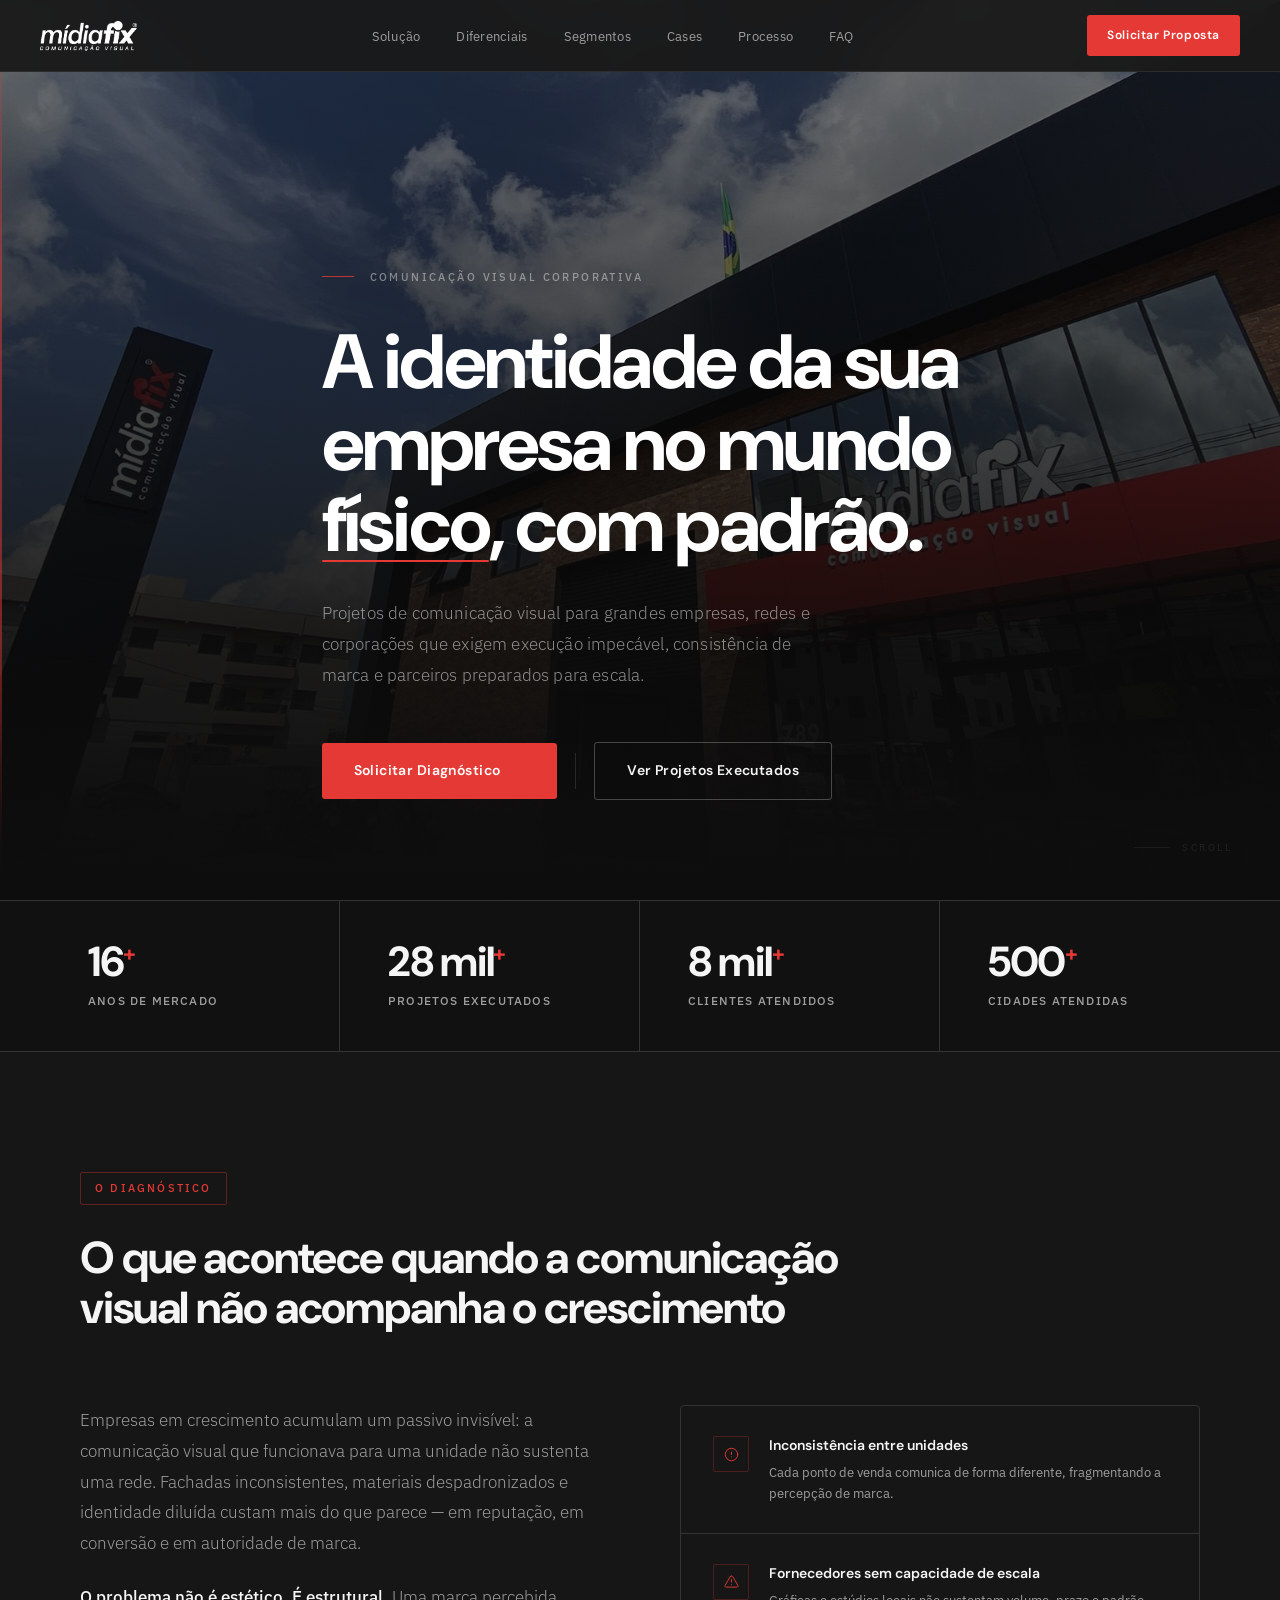
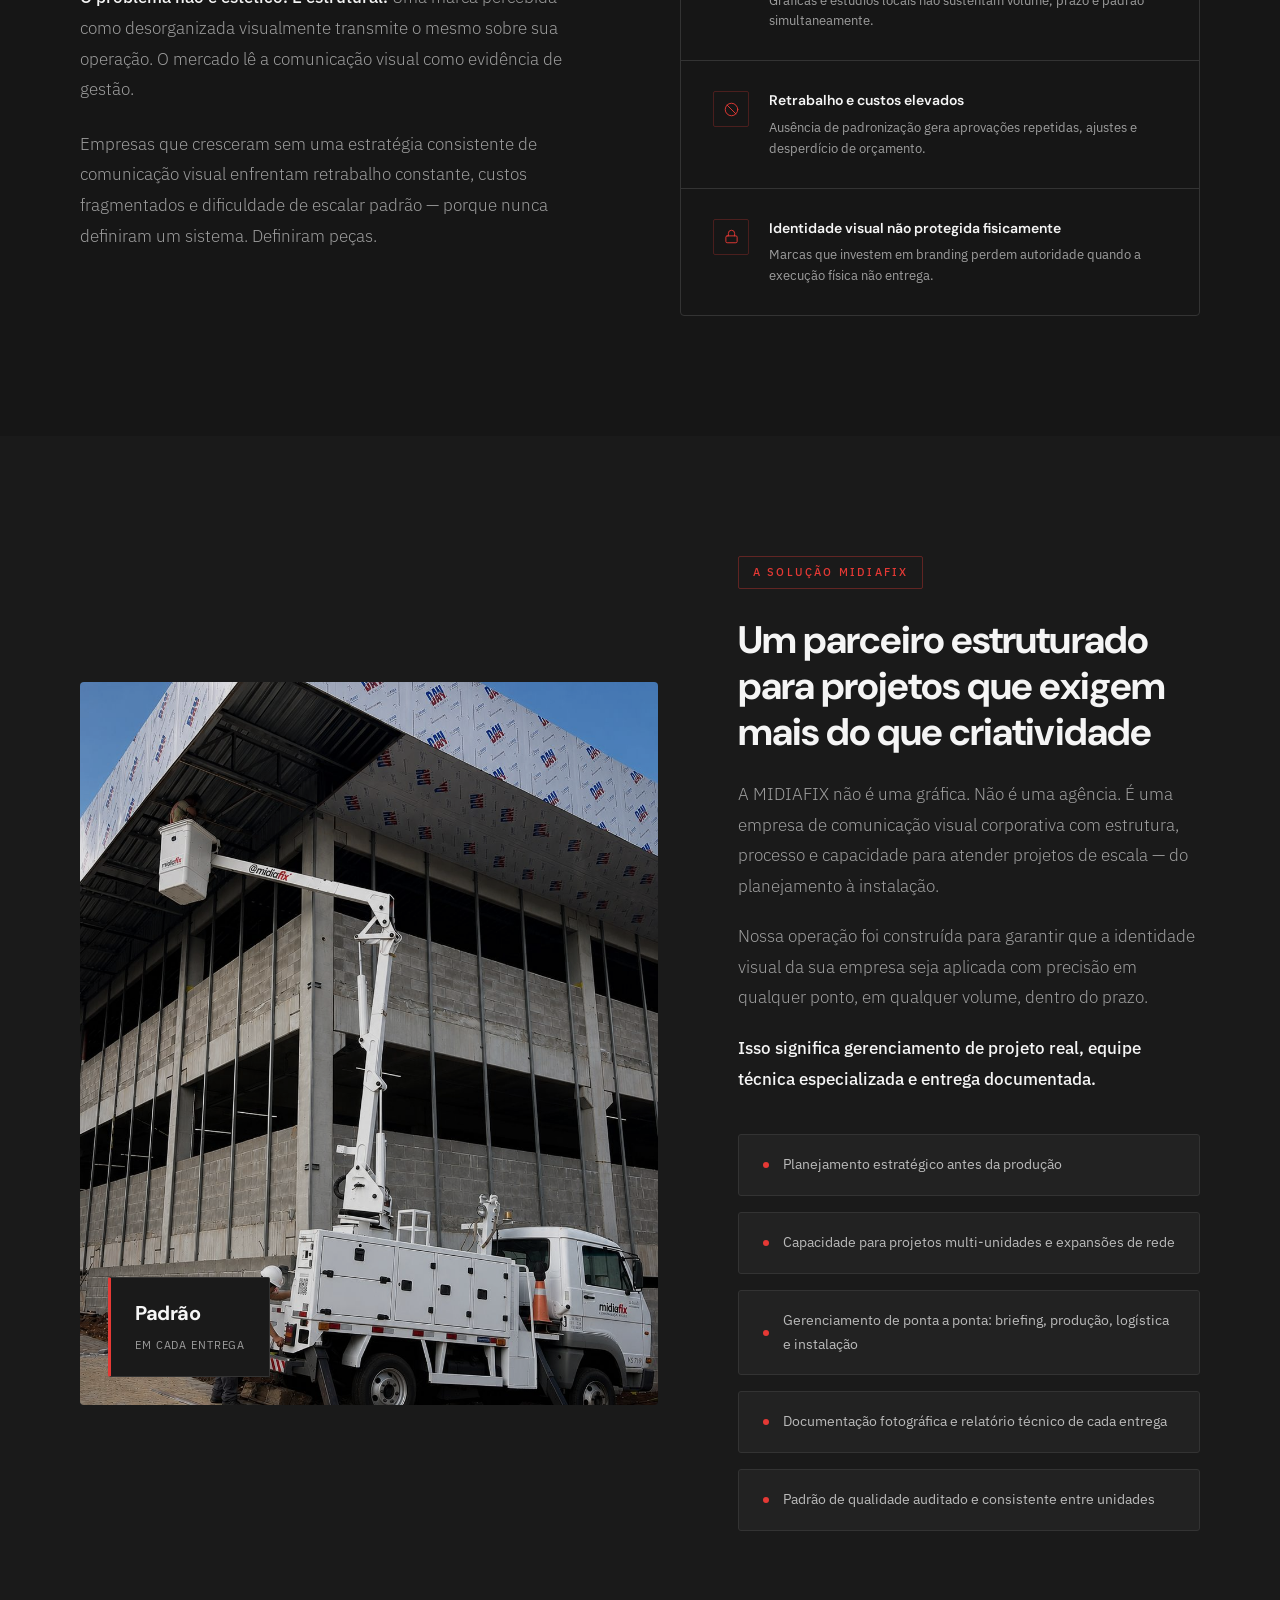
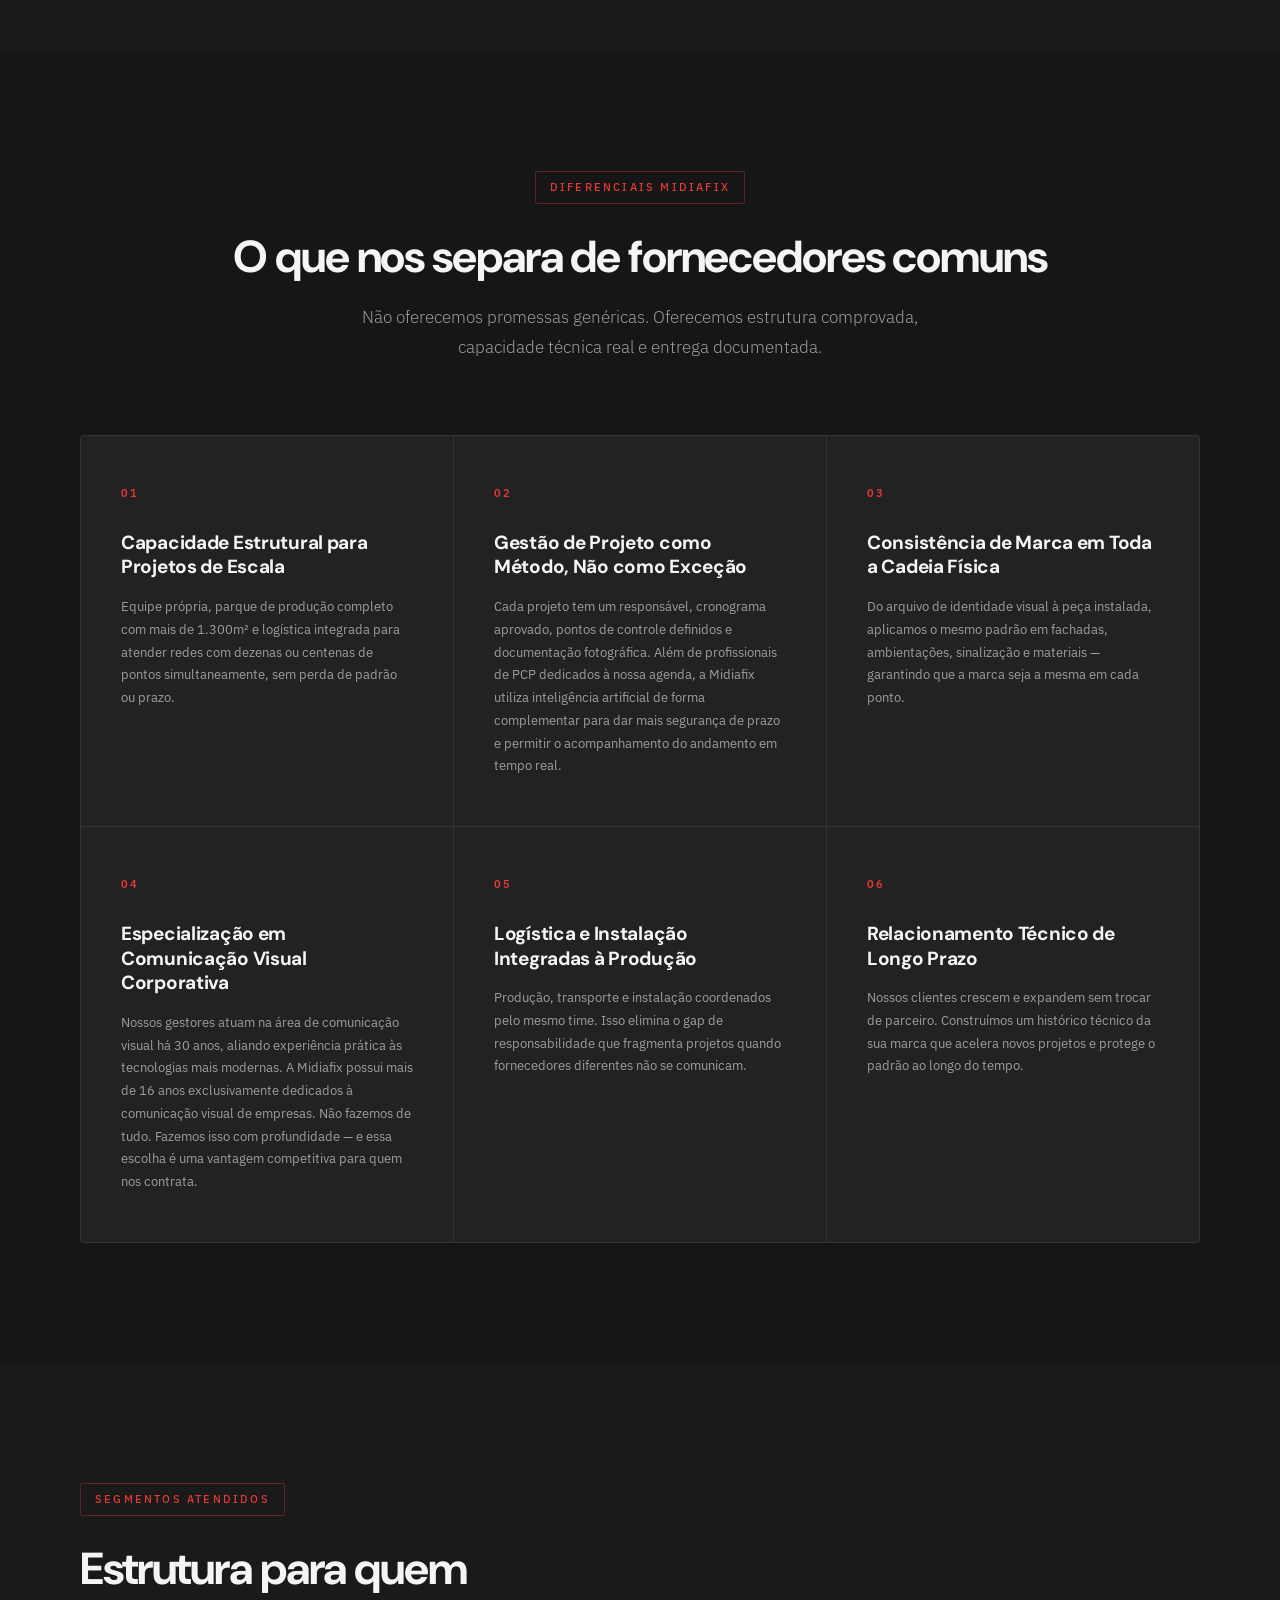
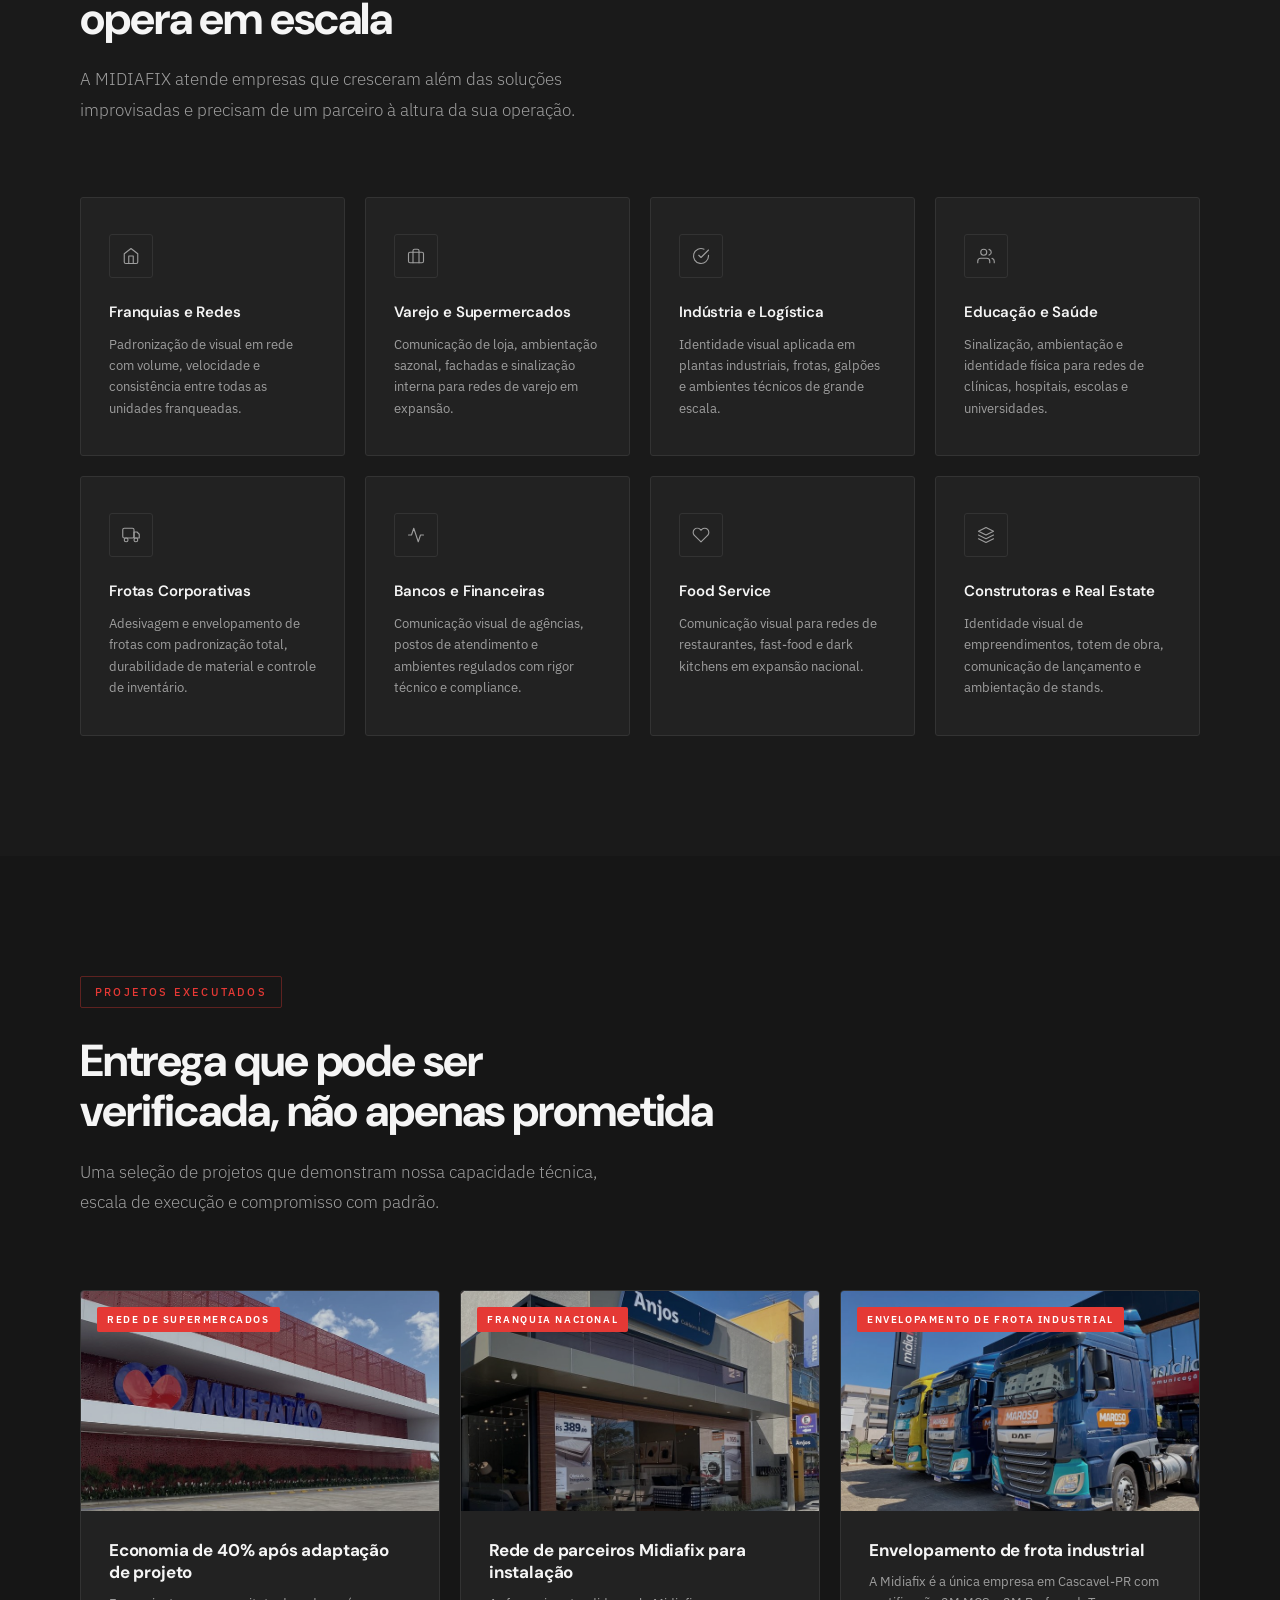
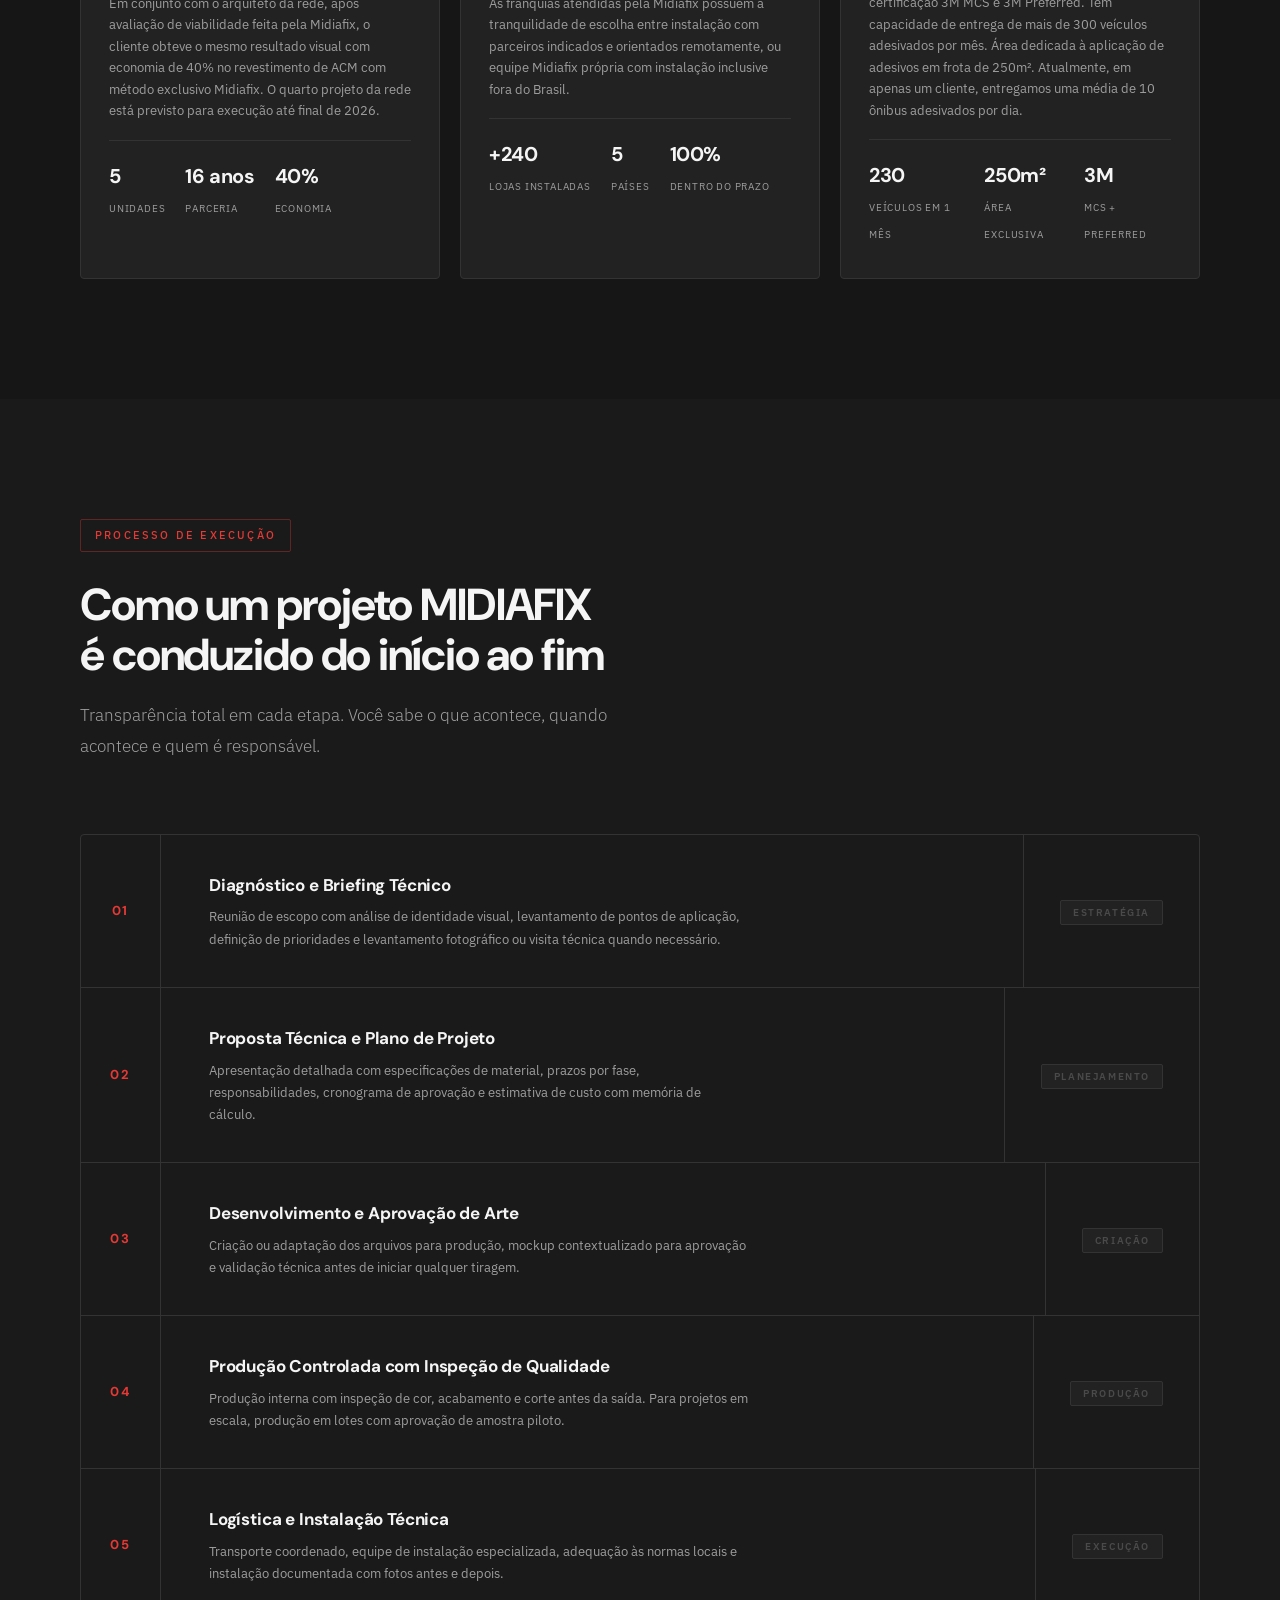
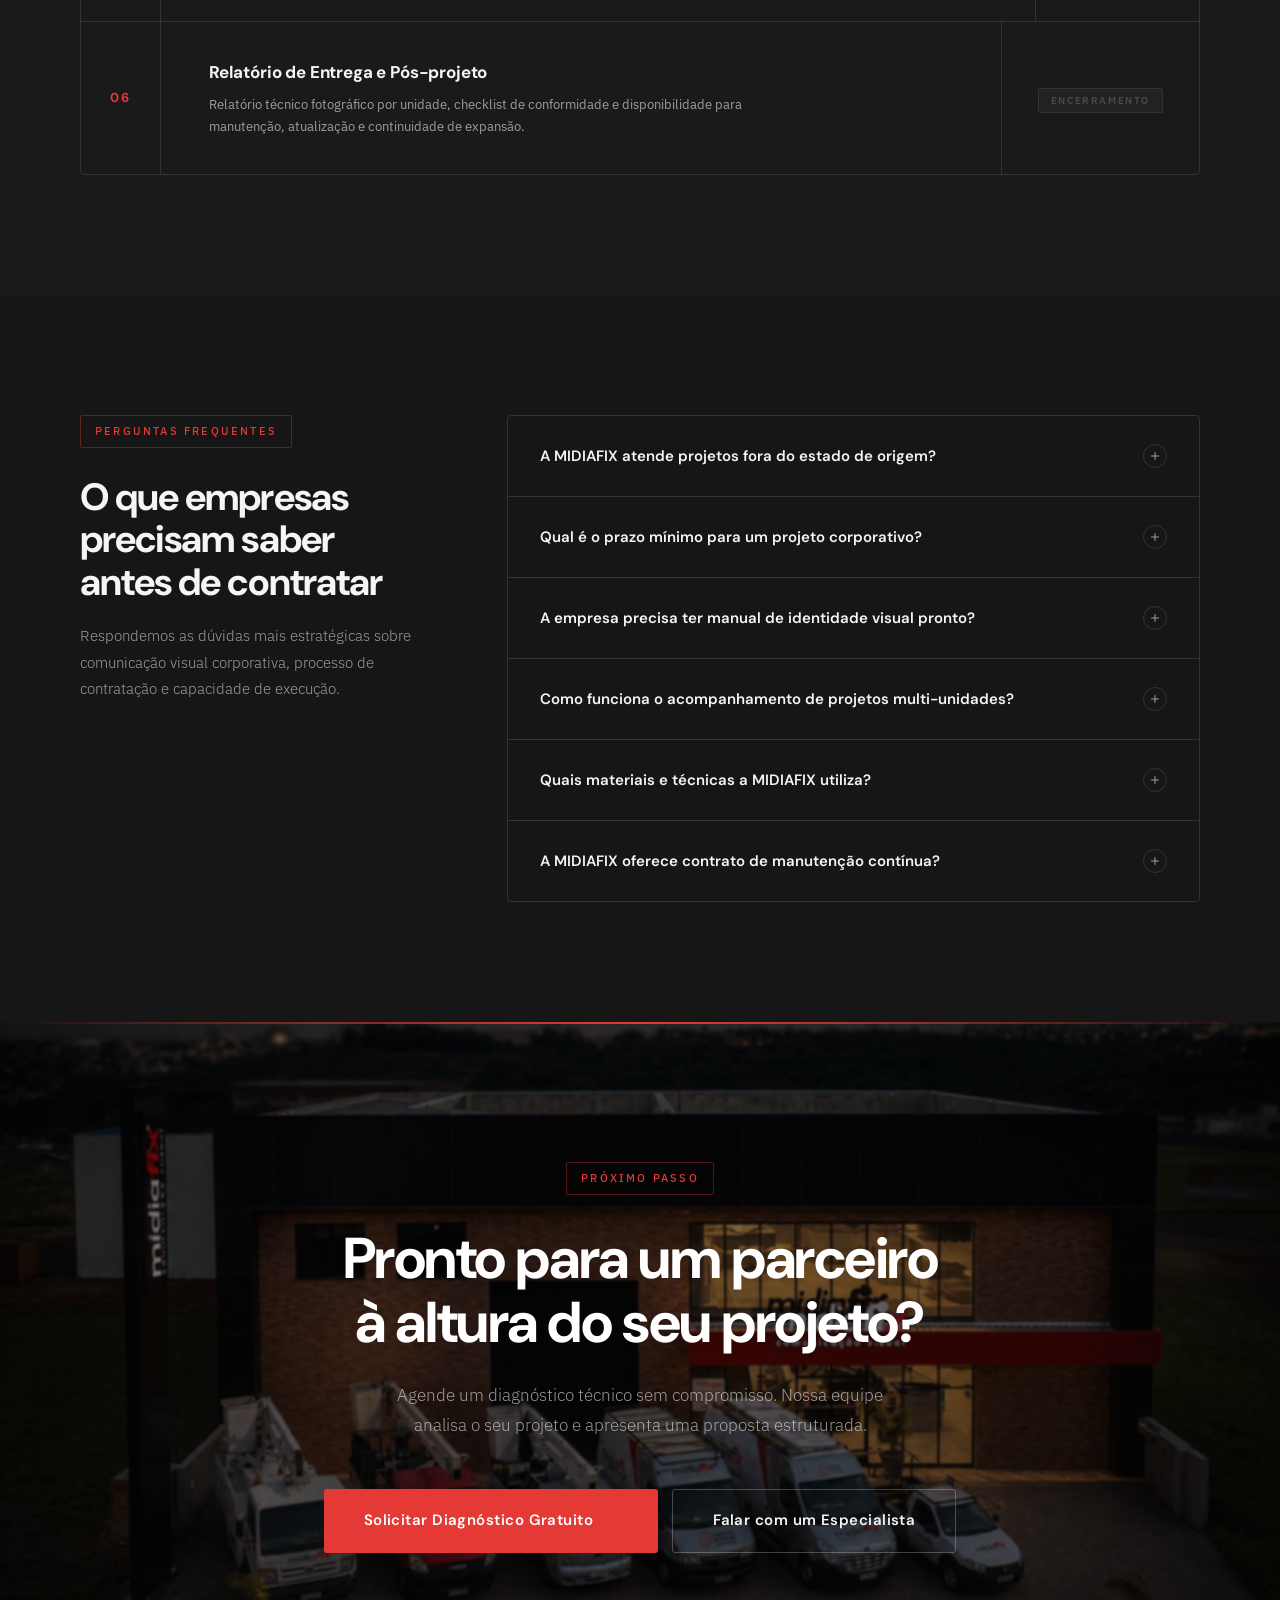
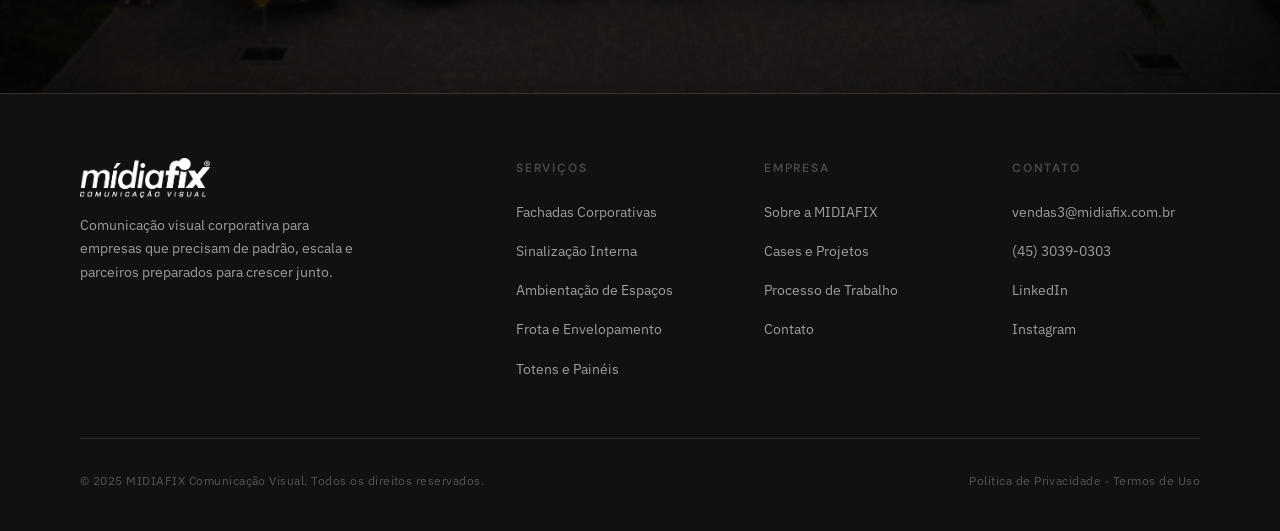
<file: midiafix-comunicacao-visual.html>
<!DOCTYPE html>
<html lang="pt-BR">
<head>
<meta charset="UTF-8">
<meta name="viewport" content="width=device-width, initial-scale=1.0">
<title>Comunicação Visual Corporativa | MIDIAFIX</title>
<meta name="description" content="A MIDIAFIX é referência em comunicação visual corporativa premium. Projetos de identidade visual, sinalização, fachadas e ambientação para grandes empresas, redes e corporações.">
<link rel="canonical" href="https://midiafix.com.br/">
<meta name="robots" content="index, follow">
<meta name="theme-color" content="#1A1A1A">
<link rel="icon" type="image/png" href="/assets/img/favicon.png">
<link rel="apple-touch-icon" href="/assets/img/apple-touch-icon.png">
<link rel="preload" as="image" href="assets/img/hero.jpg" type="image/jpeg" fetchpriority="high">

<!-- Open Graph -->
<meta property="og:type" content="website">
<meta property="og:locale" content="pt_BR">
<meta property="og:site_name" content="Midiafix Comunicação Visual">
<meta property="og:url" content="https://midiafix.com.br/">
<meta property="og:title" content="Comunicação Visual Corporativa | MIDIAFIX">
<meta property="og:description" content="A MIDIAFIX é referência em comunicação visual corporativa premium. Projetos de identidade visual, sinalização, fachadas e ambientação para grandes empresas, redes e corporações.">
<meta property="og:image" content="https://midiafix.com.br/assets/img/cta-sede.jpg">
<meta property="og:image:width" content="1536">
<meta property="og:image:height" content="1024">

<!-- Twitter Card -->
<meta name="twitter:card" content="summary_large_image">
<meta name="twitter:title" content="Comunicação Visual Corporativa | MIDIAFIX">
<meta name="twitter:description" content="A MIDIAFIX é referência em comunicação visual corporativa premium. Projetos de identidade visual, sinalização, fachadas e ambientação para grandes empresas, redes e corporações.">
<meta name="twitter:image" content="https://midiafix.com.br/assets/img/cta-sede.jpg">

<!-- JSON-LD · LocalBusiness -->
<script type="application/ld+json">
{
  "@context": "https://schema.org",
  "@type": "LocalBusiness",
  "name": "Midiafix Comunicação Visual",
  "description": "A MIDIAFIX é referência em comunicação visual corporativa premium. Projetos de identidade visual, sinalização, fachadas e ambientação para grandes empresas, redes e corporações.",
  "url": "https://midiafix.com.br",
  "logo": "https://midiafix.com.br/assets/img/logo-midiafix.png",
  "image": "https://midiafix.com.br/assets/img/cta-sede.jpg",
  "telephone": "+554530390303",
  "email": "vendas3@midiafix.com.br",
  "address": {
    "@type": "PostalAddress",
    "addressLocality": "Cascavel",
    "addressRegion": "PR",
    "addressCountry": "BR"
  },
  "areaServed": "BR",
  "sameAs": [
    "https://instagram.com/midiafix",
    "https://linkedin.com/company/midiafix"
  ]
}
</script>
<link rel="preconnect" href="https://fonts.googleapis.com">
<link rel="preconnect" href="https://fonts.gstatic.com" crossorigin>
<link href="https://fonts.googleapis.com/css2?family=DM+Sans:wght@300;400;500;600;700&family=IBM+Plex+Sans:wght@300;400;500;600&display=swap" rel="stylesheet">
<link rel="stylesheet" href="assets/css/tokens.css">
<link rel="stylesheet" href="assets/css/components.css">

<style>
  /* Compat shim: nomes PT legados → tokens canônicos (assets/css/tokens.css) */
  :root {
    --grafite:          var(--mx-grafite);
    --vermelho:         var(--mx-red);
    --vermelho-escuro:  var(--mx-red-dark);
    --branco:           var(--mx-white);
    --cinza-tecnico:    var(--mx-gray-100);
    --cinza-claro:      var(--mx-gray-300);
    --cinza-linha:      var(--mx-border-mid);
    --cinza-card:       var(--mx-surface-4);
    --cinza-borda:      var(--mx-border-strong);
  }

  /* Componentes em assets/css/components.css.
     Abaixo, apenas o que é específico desta página:
     hero (não migrado nesta etapa), footer (sem equivalente canônico),
     composição de seções e uma camada de override que preserva a escala
     de produção desta página sobre a escala (mais justa) do design-system. */

  /* ── SECTION BASE & BACKGROUNDS ── */
  section { padding: 120px 0; }
  @media (max-width: 768px) { section { padding: 80px 0; } }
  .problema, .diferenciais, .cases, .faq-section { background: var(--mx-surface-2); }

  /* ── HERO (mantido — não migrado nesta etapa) ── */
  .hero {
    position: relative;
    min-height: 100vh;
    display: flex;
    align-items: flex-end;
    padding-bottom: 100px;
    overflow: hidden;
  }
  .hero-bg {
    position: absolute;
    inset: 0;
    background:
      linear-gradient(to bottom,
        rgba(10,10,10,0.55) 0%,
        rgba(10,10,10,0.72) 40%,
        rgba(10,10,10,0.92) 72%,
        #0d0d0d 100%
      ),
      url('assets/img/hero.jpg') center 72%/cover no-repeat;
  }
  .hero-accent {
    position: absolute;
    top: 0; left: 0;
    width: 2px;
    height: 100%;
    background: linear-gradient(to bottom, transparent 0%, var(--vermelho) 30%, var(--vermelho) 70%, transparent 100%);
    opacity: 0.5;
  }
  .hero-content {
    position: relative;
    z-index: 2;
    max-width: 820px;
  }
  .hero-eyebrow {
    display: flex;
    align-items: center;
    gap: 16px;
    margin-bottom: 36px;
  }
  .hero-eyebrow-line {
    width: 32px;
    height: 1px;
    background: var(--vermelho);
    opacity: 0.8;
  }
  .hero-eyebrow-text {
    font-family: 'IBM Plex Sans', sans-serif;
    font-size: 11px;
    font-weight: 500;
    letter-spacing: 0.22em;
    text-transform: uppercase;
    color: rgba(245,245,245,0.45);
  }
  .hero h1 {
    font-size: clamp(40px, 6vw, 78px);
    font-weight: 700;
    line-height: 1.06;
    letter-spacing: -0.035em;
    color: #ffffff;
    margin-bottom: 32px;
  }
  .hero h1 em {
    font-style: normal;
    color: #ffffff;
    position: relative;
    display: inline-block;
  }
  .hero h1 em::after {
    content: '';
    position: absolute;
    bottom: 4px;
    left: 0;
    right: 0;
    height: 2px;
    background: var(--vermelho);
    border-radius: 1px;
  }
  .hero-sub {
    font-size: clamp(15px, 1.4vw, 17px);
    font-weight: 300;
    color: rgba(245,245,245,0.55);
    max-width: 520px;
    line-height: 1.8;
    margin-bottom: 52px;
    letter-spacing: 0.01em;
  }
  .hero-actions { display: flex; gap: 14px; flex-wrap: wrap; align-items: center; }
  .hero-actions .btn { font-size: 14px; padding: 16px 32px; }
  .hero-divider {
    width: 1px;
    height: 36px;
    background: rgba(245,245,245,0.12);
    margin: 0 4px;
  }
  .hero-scroll {
    position: absolute;
    bottom: 44px;
    right: 48px;
    display: flex;
    align-items: center;
    gap: 12px;
    font-family: 'IBM Plex Sans', sans-serif;
    font-size: 10px;
    letter-spacing: 0.25em;
    text-transform: uppercase;
    color: rgba(245,245,245,0.3);
  }
  .hero-scroll-line {
    width: 36px;
    height: 1px;
    background: rgba(245,245,245,0.2);
  }
  .hero::after {
    content: '';
    position: absolute;
    bottom: 0; left: 0; right: 0;
    height: 180px;
    background: linear-gradient(to bottom, transparent, #0d0d0d);
    pointer-events: none;
    z-index: 1;
  }

  /* ── FOOTER (sem equivalente canônico) ── */
  footer {
    background: #111;
    border-top: 1px solid var(--cinza-borda);
    padding: 64px 0 40px;
  }
  .footer-grid {
    display: grid;
    grid-template-columns: 2fr 1fr 1fr 1fr;
    gap: 60px;
    margin-bottom: 56px;
  }
  .footer-brand h3 {
    font-family: 'DM Sans', sans-serif;
    font-size: 22px;
    font-weight: 700;
    color: var(--branco);
    margin-bottom: 16px;
    letter-spacing: -0.02em;
  }
  .footer-brand h3 span { color: var(--vermelho); }
  .footer-brand p {
    font-size: 14px;
    color: var(--cinza-claro);
    line-height: 1.7;
    max-width: 280px;
  }
  .footer-col h4 {
    font-family: 'DM Sans', sans-serif;
    font-size: 12px;
    font-weight: 600;
    letter-spacing: 0.15em;
    text-transform: uppercase;
    color: var(--cinza-tecnico);
    margin-bottom: 20px;
  }
  .footer-col ul { list-style: none; display: flex; flex-direction: column; gap: 12px; }
  .footer-col ul a {
    font-size: 14px;
    color: var(--cinza-claro);
    text-decoration: none;
    transition: color 0.2s;
  }
  .footer-col ul a:hover { color: var(--branco); }
  .footer-bottom {
    padding-top: 32px;
    border-top: 1px solid var(--cinza-linha);
    display: flex;
    justify-content: space-between;
    align-items: center;
    flex-wrap: wrap;
    gap: 16px;
  }
  .footer-bottom p {
    font-size: 12px;
    color: #555;
    letter-spacing: 0.04em;
  }
  @media (max-width: 900px) {
    .footer-grid { grid-template-columns: 1fr 1fr; gap: 40px; }
  }
  @media (max-width: 600px) {
    .footer-grid { grid-template-columns: 1fr; }
  }

  /* ── OVERRIDES DE ESCALA (preservam a aparência de produção) ── */
  .mx-nav { background: rgba(26,26,26,0.95); }
  .mx-tag { font-size: 11px; padding: 6px 14px; margin-bottom: 28px; border-color: rgba(229,57,53,0.35); }
  .mx-section-header { margin-bottom: 72px; }
  .mx-section-header p { margin-top: 20px; max-width: 560px; }
  .mx-kpi-value { font-family: var(--font-display); }
  .mx-kpi-value sup { font-size: 22px; }
  .mx-kpi-label { font-size: 12px; }
  .mx-pain-item { padding: 28px 32px; }
  .mx-pain-icon { width: 36px; height: 36px; }
  .mx-img-badge { bottom: 28px; left: 28px; padding: 18px 24px; background: var(--mx-surface-3); backdrop-filter: none; }
  .mx-check-list { gap: 16px; margin-top: 40px; }
  .mx-check-item { padding: 18px 24px; }
  .mx-check-dot { width: 6px; height: 6px; }
  .mx-dif-card { padding: 48px 40px; }
  .mx-dif-card:hover { background: #252525; }
  .mx-dif-num { font-size: 11px; opacity: 1; margin-bottom: 28px; }
  .mx-dif-card h3 { font-size: 19px; margin-bottom: 16px; }
  .mx-seg-grid { gap: 20px; }
  .mx-seg-card { padding: 36px 28px; }
  .mx-seg-card h3 { font-size: 15px; }
  .mx-seg-icon { width: 44px; height: 44px; }
  .mx-cases-grid { gap: 20px; }
  .mx-case-seg { top: 16px; left: 16px; }
  .mx-case-body { padding: 28px 28px 32px; }
  .mx-case-body h3 { font-size: 17px; }
  .mx-case-stat strong { font-family: var(--font-display); font-size: 20px; }
  .mx-case-meta { padding-top: 18px; }
  .mx-process-step { grid-template-columns: 80px 1fr auto; }
  .mx-step-num { padding: 36px 32px; }
  .mx-step-body { padding: 36px 48px; }
  .mx-step-body h3 { font-size: 17px; }
  .process-num { font-size: 13px; opacity: 1; }
  .mx-step-phase-pill { color: var(--mx-gray-100); }
  .mx-accordion-trigger { padding: 28px 32px; }
  .mx-accordion-trigger span { font-size: 15px; }
  .mx-accordion-icon { width: 24px; height: 24px; }
  .mx-accordion-icon svg { width: 12px; height: 12px; }
  .mx-accordion-body-inner { padding: 0 32px 28px; }
</style>
</head>
<body>

<!-- ═══════════════════════════════════════════ NAV ══ -->
<nav class="mx-nav">
  <a href="#" class="mx-logo"><img src="assets/img/logo-midiafix.png" alt="MIDIAFIX — Comunicação Visual" width="97" height="30" style="height:30px;width:auto;display:block;"></a>
  <ul class="mx-nav-links">
    <li><a href="#solucao">Solução</a></li>
    <li><a href="#diferenciais">Diferenciais</a></li>
    <li><a href="#segmentos">Segmentos</a></li>
    <li><a href="#cases">Cases</a></li>
    <li><a href="#processo">Processo</a></li>
    <li><a href="#faq">FAQ</a></li>
  </ul>
  <a href="https://wa.me/554530390303" target="_blank" rel="noopener" class="btn btn-primary btn-sm">Solicitar Proposta</a>
</nav>

<!-- ═══════════════════════════════════════════ HERO ══ -->
<section class="hero" style="padding-top:72px;">
  <div class="hero-bg"></div>
  <div class="hero-accent"></div>
  <div class="mx-container">
    <div class="hero-content">
      <div class="hero-eyebrow">
        <div class="hero-eyebrow-line"></div>
        <span class="hero-eyebrow-text">Comunicação Visual Corporativa</span>
      </div>
      <h1>A identidade da sua<br>empresa no mundo<br><em>físico</em>, com padrão.</h1>
      <p class="hero-sub">Projetos de comunicação visual para grandes empresas, redes e corporações que exigem execução impecável, consistência de marca e parceiros preparados para escala.</p>
      <div class="hero-actions">
        <a href="https://wa.me/554530390303" target="_blank" rel="noopener" class="btn btn-primary">
          Solicitar Diagnóstico
          <svg viewBox="0 0 24 24" fill="none" stroke-width="2" stroke-linecap="round" stroke-linejoin="round"><line x1="5" y1="12" x2="19" y2="12"/><polyline points="12 5 19 12 12 19"/></svg>
        </a>
        <div class="hero-divider"></div>
        <a href="#cases" class="btn btn-outline">Ver Projetos Executados</a>
      </div>
    </div>
  </div>
  <div class="hero-scroll">
    <div class="hero-scroll-line"></div>
    Scroll
  </div>
</section>

<!-- ═══════════════════════════════════════════ STATS ══ -->
<div class="mx-kpi-bar">
  <div class="mx-container" style="padding:0;">
    <div class="mx-kpi-grid">
      <div class="mx-kpi-item reveal">
        <div class="mx-kpi-value">16<sup>+</sup></div>
        <div class="mx-kpi-label">Anos de mercado</div>
      </div>
      <div class="mx-kpi-item reveal reveal-d1">
        <div class="mx-kpi-value">28 mil<sup>+</sup></div>
        <div class="mx-kpi-label">Projetos executados</div>
      </div>
      <div class="mx-kpi-item reveal reveal-d2">
        <div class="mx-kpi-value">8 mil<sup>+</sup></div>
        <div class="mx-kpi-label">Clientes atendidos</div>
      </div>
      <div class="mx-kpi-item reveal reveal-d3">
        <div class="mx-kpi-value">500<sup>+</sup></div>
        <div class="mx-kpi-label">Cidades atendidas</div>
      </div>
    </div>
  </div>
</div>

<!-- ═══════════════════════════════════════════ PROBLEMA ══ -->
<section class="problema" id="problema">
  <div class="mx-container">
    <div class="mx-section-header reveal">
      <div class="mx-tag">O Diagnóstico</div>
      <h2 class="mx-h2">O que acontece quando a comunicação<br>visual não acompanha o crescimento</h2>
    </div>
    <div class="mx-problem-grid">
      <div class="reveal">
        <p class="mx-body-lg" style="margin-bottom:24px;">Empresas em crescimento acumulam um passivo invisível: a comunicação visual que funcionava para uma unidade não sustenta uma rede. Fachadas inconsistentes, materiais despadronizados e identidade diluída custam mais do que parece — em reputação, em conversão e em autoridade de marca.</p>
        <p class="mx-body-lg" style="margin-bottom:24px;"><strong style="color:var(--branco);font-weight:500;">O problema não é estético. É estrutural.</strong> Uma marca percebida como desorganizada visualmente transmite o mesmo sobre sua operação. O mercado lê a comunicação visual como evidência de gestão.</p>
        <p class="mx-body-lg">Empresas que cresceram sem uma estratégia consistente de comunicação visual enfrentam retrabalho constante, custos fragmentados e dificuldade de escalar padrão — porque nunca definiram um sistema. Definiram peças.</p>
      </div>
      <ul class="mx-pain-list reveal reveal-d2">
        <li class="mx-pain-item">
          <div class="mx-pain-icon">
            <svg viewBox="0 0 24 24" fill="none" stroke-linecap="round" stroke-linejoin="round" stroke-width="1.5"><circle cx="12" cy="12" r="10"/><line x1="12" y1="8" x2="12" y2="12"/><line x1="12" y1="16" x2="12.01" y2="16"/></svg>
          </div>
          <div class="mx-pain-body">
            <h4>Inconsistência entre unidades</h4>
            <p>Cada ponto de venda comunica de forma diferente, fragmentando a percepção de marca.</p>
          </div>
        </li>
        <li class="mx-pain-item">
          <div class="mx-pain-icon">
            <svg viewBox="0 0 24 24" fill="none" stroke-linecap="round" stroke-linejoin="round" stroke-width="1.5"><path d="M10.29 3.86L1.82 18a2 2 0 0 0 1.71 3h16.94a2 2 0 0 0 1.71-3L13.71 3.86a2 2 0 0 0-3.42 0z"/><line x1="12" y1="9" x2="12" y2="13"/><line x1="12" y1="17" x2="12.01" y2="17"/></svg>
          </div>
          <div class="mx-pain-body">
            <h4>Fornecedores sem capacidade de escala</h4>
            <p>Gráficas e estúdios locais não sustentam volume, prazo e padrão simultaneamente.</p>
          </div>
        </li>
        <li class="mx-pain-item">
          <div class="mx-pain-icon">
            <svg viewBox="0 0 24 24" fill="none" stroke-linecap="round" stroke-linejoin="round" stroke-width="1.5"><circle cx="12" cy="12" r="10"/><line x1="4.93" y1="4.93" x2="19.07" y2="19.07"/></svg>
          </div>
          <div class="mx-pain-body">
            <h4>Retrabalho e custos elevados</h4>
            <p>Ausência de padronização gera aprovações repetidas, ajustes e desperdício de orçamento.</p>
          </div>
        </li>
        <li class="mx-pain-item">
          <div class="mx-pain-icon">
            <svg viewBox="0 0 24 24" fill="none" stroke-linecap="round" stroke-linejoin="round" stroke-width="1.5"><rect x="3" y="11" width="18" height="11" rx="2" ry="2"/><path d="M7 11V7a5 5 0 0 1 10 0v4"/></svg>
          </div>
          <div class="mx-pain-body">
            <h4>Identidade visual não protegida fisicamente</h4>
            <p>Marcas que investem em branding perdem autoridade quando a execução física não entrega.</p>
          </div>
        </li>
      </ul>
    </div>
  </div>
</section>

<!-- ═══════════════════════════════════════════ SOLUÇÃO ══ -->
<section id="solucao">
  <div class="mx-container">
    <div class="mx-split">
      <div class="mx-img-frame ratio-4-5 reveal">
        <img loading="lazy" src="assets/img/solucao.jpg" alt="Equipe MIDIAFIX em execução de projeto corporativo">
        <div class="mx-img-badge">
          <strong>Padrão</strong>
          <span>em cada entrega</span>
        </div>
      </div>
      <div class="reveal reveal-d2">
        <div class="mx-tag">A Solução MIDIAFIX</div>
        <h2 class="mx-h2" style="font-size:clamp(26px,3vw,40px);line-height:1.2;margin-bottom:24px;">
          Um parceiro estruturado para projetos que exigem mais do que criatividade
        </h2>
        <p class="mx-body-lg" style="margin-bottom:20px;">A MIDIAFIX não é uma gráfica. Não é uma agência. É uma empresa de comunicação visual corporativa com estrutura, processo e capacidade para atender projetos de escala — do planejamento à instalação.</p>
        <p class="mx-body-lg" style="margin-bottom:20px;">Nossa operação foi construída para garantir que a identidade visual da sua empresa seja aplicada com precisão em qualquer ponto, em qualquer volume, dentro do prazo.</p>
        <p class="mx-body-lg"><strong style="color:var(--branco);font-weight:500;">Isso significa gerenciamento de projeto real, equipe técnica especializada e entrega documentada.</strong></p>
        <ul class="mx-check-list">
          <li class="mx-check-item"><span class="mx-check-dot"></span>Planejamento estratégico antes da produção</li>
          <li class="mx-check-item"><span class="mx-check-dot"></span>Capacidade para projetos multi-unidades e expansões de rede</li>
          <li class="mx-check-item"><span class="mx-check-dot"></span>Gerenciamento de ponta a ponta: briefing, produção, logística e instalação</li>
          <li class="mx-check-item"><span class="mx-check-dot"></span>Documentação fotográfica e relatório técnico de cada entrega</li>
          <li class="mx-check-item"><span class="mx-check-dot"></span>Padrão de qualidade auditado e consistente entre unidades</li>
        </ul>
      </div>
    </div>
  </div>
</section>

<!-- ═══════════════════════════════════════════ DIFERENCIAIS ══ -->
<section class="diferenciais" id="diferenciais">
  <div class="mx-container">
    <div class="mx-section-header centered reveal">
      <div class="mx-tag">Diferenciais MIDIAFIX</div>
      <h2 class="mx-h2">O que nos separa de fornecedores comuns</h2>
      <p class="mx-body-lg">Não oferecemos promessas genéricas. Oferecemos estrutura comprovada, capacidade técnica real e entrega documentada.</p>
    </div>
    <div class="mx-dif-grid">
      <div class="mx-dif-card reveal">
        <div class="mx-dif-num">01</div>
        <h3>Capacidade Estrutural para Projetos de Escala</h3>
        <p>Equipe própria, parque de produção completo com mais de 1.300m² e logística integrada para atender redes com dezenas ou centenas de pontos simultaneamente, sem perda de padrão ou prazo.</p>
      </div>
      <div class="mx-dif-card reveal reveal-d1">
        <div class="mx-dif-num">02</div>
        <h3>Gestão de Projeto como Método, Não como Exceção</h3>
        <p>Cada projeto tem um responsável, cronograma aprovado, pontos de controle definidos e documentação fotográfica. Além de profissionais de PCP dedicados à nossa agenda, a Midiafix utiliza inteligência artificial de forma complementar para dar mais segurança de prazo e permitir o acompanhamento do andamento em tempo real.</p>
      </div>
      <div class="mx-dif-card reveal reveal-d2">
        <div class="mx-dif-num">03</div>
        <h3>Consistência de Marca em Toda a Cadeia Física</h3>
        <p>Do arquivo de identidade visual à peça instalada, aplicamos o mesmo padrão em fachadas, ambientações, sinalização e materiais — garantindo que a marca seja a mesma em cada ponto.</p>
      </div>
      <div class="mx-dif-card reveal">
        <div class="mx-dif-num">04</div>
        <h3>Especialização em Comunicação Visual Corporativa</h3>
        <p>Nossos gestores atuam na área de comunicação visual há 30 anos, aliando experiência prática às tecnologias mais modernas. A Midiafix possui mais de 16 anos exclusivamente dedicados à comunicação visual de empresas. Não fazemos de tudo. Fazemos isso com profundidade — e essa escolha é uma vantagem competitiva para quem nos contrata.</p>
      </div>
      <div class="mx-dif-card reveal reveal-d1">
        <div class="mx-dif-num">05</div>
        <h3>Logística e Instalação Integradas à Produção</h3>
        <p>Produção, transporte e instalação coordenados pelo mesmo time. Isso elimina o gap de responsabilidade que fragmenta projetos quando fornecedores diferentes não se comunicam.</p>
      </div>
      <div class="mx-dif-card reveal reveal-d2">
        <div class="mx-dif-num">06</div>
        <h3>Relacionamento Técnico de Longo Prazo</h3>
        <p>Nossos clientes crescem e expandem sem trocar de parceiro. Construímos um histórico técnico da sua marca que acelera novos projetos e protege o padrão ao longo do tempo.</p>
      </div>
    </div>
  </div>
</section>

<!-- ═══════════════════════════════════════════ SEGMENTOS ══ -->
<section id="segmentos">
  <div class="mx-container">
    <div class="mx-section-header reveal">
      <div class="mx-tag">Segmentos Atendidos</div>
      <h2 class="mx-h2">Estrutura para quem<br>opera em escala</h2>
      <p class="mx-body-lg">A MIDIAFIX atende empresas que cresceram além das soluções improvisadas e precisam de um parceiro à altura da sua operação.</p>
    </div>
    <div class="mx-seg-grid">
      <div class="mx-seg-card reveal">
        <div class="mx-seg-icon">
          <svg viewBox="0 0 24 24" fill="none" stroke-width="1.5" stroke-linecap="round" stroke-linejoin="round"><path d="M3 9l9-7 9 7v11a2 2 0 0 1-2 2H5a2 2 0 0 1-2-2z"/><polyline points="9 22 9 12 15 12 15 22"/></svg>
        </div>
        <h3>Franquias e Redes</h3>
        <p>Padronização de visual em rede com volume, velocidade e consistência entre todas as unidades franqueadas.</p>
      </div>
      <div class="mx-seg-card reveal reveal-d1">
        <div class="mx-seg-icon">
          <svg viewBox="0 0 24 24" fill="none" stroke-width="1.5" stroke-linecap="round" stroke-linejoin="round"><rect x="2" y="7" width="20" height="14" rx="2" ry="2"/><path d="M16 21V5a2 2 0 0 0-2-2h-4a2 2 0 0 0-2 2v16"/></svg>
        </div>
        <h3>Varejo e Supermercados</h3>
        <p>Comunicação de loja, ambientação sazonal, fachadas e sinalização interna para redes de varejo em expansão.</p>
      </div>
      <div class="mx-seg-card reveal reveal-d2">
        <div class="mx-seg-icon">
          <svg viewBox="0 0 24 24" fill="none" stroke-width="1.5" stroke-linecap="round" stroke-linejoin="round"><path d="M22 11.08V12a10 10 0 1 1-5.93-9.14"/><polyline points="22 4 12 14.01 9 11.01"/></svg>
        </div>
        <h3>Indústria e Logística</h3>
        <p>Identidade visual aplicada em plantas industriais, frotas, galpões e ambientes técnicos de grande escala.</p>
      </div>
      <div class="mx-seg-card reveal reveal-d3">
        <div class="mx-seg-icon">
          <svg viewBox="0 0 24 24" fill="none" stroke-width="1.5" stroke-linecap="round" stroke-linejoin="round"><path d="M17 21v-2a4 4 0 0 0-4-4H5a4 4 0 0 0-4 4v2"/><circle cx="9" cy="7" r="4"/><path d="M23 21v-2a4 4 0 0 0-3-3.87"/><path d="M16 3.13a4 4 0 0 1 0 7.75"/></svg>
        </div>
        <h3>Educação e Saúde</h3>
        <p>Sinalização, ambientação e identidade física para redes de clínicas, hospitais, escolas e universidades.</p>
      </div>
      <div class="mx-seg-card reveal">
        <div class="mx-seg-icon">
          <svg viewBox="0 0 24 24" fill="none" stroke-width="1.5" stroke-linecap="round" stroke-linejoin="round"><rect x="1" y="3" width="15" height="13" rx="2"/><polygon points="16 8 20 8 23 11 23 16 16 16 16 8"/><circle cx="5.5" cy="18.5" r="2.5"/><circle cx="18.5" cy="18.5" r="2.5"/></svg>
        </div>
        <h3>Frotas Corporativas</h3>
        <p>Adesivagem e envelopamento de frotas com padronização total, durabilidade de material e controle de inventário.</p>
      </div>
      <div class="mx-seg-card reveal reveal-d1">
        <div class="mx-seg-icon">
          <svg viewBox="0 0 24 24" fill="none" stroke-width="1.5" stroke-linecap="round" stroke-linejoin="round"><polyline points="22 12 18 12 15 21 9 3 6 12 2 12"/></svg>
        </div>
        <h3>Bancos e Financeiras</h3>
        <p>Comunicação visual de agências, postos de atendimento e ambientes regulados com rigor técnico e compliance.</p>
      </div>
      <div class="mx-seg-card reveal reveal-d2">
        <div class="mx-seg-icon">
          <svg viewBox="0 0 24 24" fill="none" stroke-width="1.5" stroke-linecap="round" stroke-linejoin="round"><path d="M20.84 4.61a5.5 5.5 0 0 0-7.78 0L12 5.67l-1.06-1.06a5.5 5.5 0 0 0-7.78 7.78l1.06 1.06L12 21.23l7.78-7.78 1.06-1.06a5.5 5.5 0 0 0 0-7.78z"/></svg>
        </div>
        <h3>Food Service</h3>
        <p>Comunicação visual para redes de restaurantes, fast-food e dark kitchens em expansão nacional.</p>
      </div>
      <div class="mx-seg-card reveal reveal-d3">
        <div class="mx-seg-icon">
          <svg viewBox="0 0 24 24" fill="none" stroke-width="1.5" stroke-linecap="round" stroke-linejoin="round"><polygon points="12 2 2 7 12 12 22 7 12 2"/><polyline points="2 17 12 22 22 17"/><polyline points="2 12 12 17 22 12"/></svg>
        </div>
        <h3>Construtoras e Real Estate</h3>
        <p>Identidade visual de empreendimentos, totem de obra, comunicação de lançamento e ambientação de stands.</p>
      </div>
    </div>
  </div>
</section>

<!-- ═══════════════════════════════════════════ CASES ══ -->
<section class="cases" id="cases">
  <div class="mx-container">
    <div class="mx-section-header reveal">
      <div class="mx-tag">Projetos Executados</div>
      <h2 class="mx-h2">Entrega que pode ser<br>verificada, não apenas prometida</h2>
      <p class="mx-body-lg">Uma seleção de projetos que demonstram nossa capacidade técnica, escala de execução e compromisso com padrão.</p>
    </div>
    <div class="mx-cases-grid">
      <div class="mx-case-card reveal">
        <div class="mx-case-img">
          <img loading="lazy" src="assets/img/cases/case-supermercado.jpg" alt="Fachada do supermercado Mufatão executada pela Midiafix com revestimento em ACM e comunicação visual de grande escala.">
          <span class="mx-case-seg">Rede de Supermercados</span>
        </div>
        <div class="mx-case-body">
          <h3>Economia de 40% após adaptação de projeto</h3>
          <p>Em conjunto com o arquiteto da rede, após avaliação de viabilidade feita pela Midiafix, o cliente obteve o mesmo resultado visual com economia de 40% no revestimento de ACM com método exclusivo Midiafix. O quarto projeto da rede está previsto para execução até final de 2026.</p>
          <div class="mx-case-meta">
            <div class="mx-case-stat">
              <strong>5</strong>
              <span>Unidades</span>
            </div>
            <div class="mx-case-stat">
              <strong>16 anos</strong>
              <span>Parceria</span>
            </div>
            <div class="mx-case-stat">
              <strong>40%</strong>
              <span>Economia</span>
            </div>
          </div>
        </div>
      </div>
      <div class="mx-case-card reveal reveal-d1">
        <div class="mx-case-img">
          <img loading="lazy" src="assets/img/cases/case-franquia.jpg" alt="Fachada da franquia Anjos Colchões e Sofás com comunicação visual executada pela Midiafix.">
          <span class="mx-case-seg">Franquia Nacional</span>
        </div>
        <div class="mx-case-body">
          <h3>Rede de parceiros Midiafix para instalação</h3>
          <p>As franquias atendidas pela Midiafix possuem a tranquilidade de escolha entre instalação com parceiros indicados e orientados remotamente, ou equipe Midiafix própria com instalação inclusive fora do Brasil.</p>
          <div class="mx-case-meta">
            <div class="mx-case-stat">
              <strong>+240</strong>
              <span>Lojas instaladas</span>
            </div>
            <div class="mx-case-stat">
              <strong>5</strong>
              <span>Países</span>
            </div>
            <div class="mx-case-stat">
              <strong>100%</strong>
              <span>Dentro do prazo</span>
            </div>
          </div>
        </div>
      </div>
      <div class="mx-case-card reveal reveal-d2">
        <div class="mx-case-img">
          <img loading="lazy" src="assets/img/cases/case-frota.jpg" alt="Frota industrial envelopada pela Midiafix com identidade visual aplicada em caminhões.">
          <span class="mx-case-seg">Envelopamento de Frota Industrial</span>
        </div>
        <div class="mx-case-body">
          <h3>Envelopamento de frota industrial</h3>
          <p>A Midiafix é a única empresa em Cascavel-PR com certificação 3M MCS e 3M Preferred. Tem capacidade de entrega de mais de 300 veículos adesivados por mês. Área dedicada à aplicação de adesivos em frota de 250m². Atualmente, em apenas um cliente, entregamos uma média de 10 ônibus adesivados por dia.</p>
          <div class="mx-case-meta">
            <div class="mx-case-stat">
              <strong>230</strong>
              <span>Veículos em 1 mês</span>
            </div>
            <div class="mx-case-stat">
              <strong>250m²</strong>
              <span>Área exclusiva</span>
            </div>
            <div class="mx-case-stat">
              <strong>3M</strong>
              <span>MCS + Preferred</span>
            </div>
          </div>
        </div>
      </div>
    </div>
  </div>
</section>

<!-- ═══════════════════════════════════════════ PROCESSO ══ -->
<section id="processo">
  <div class="mx-container">
    <div class="mx-section-header reveal">
      <div class="mx-tag">Processo de Execução</div>
      <h2 class="mx-h2">Como um projeto MIDIAFIX<br>é conduzido do início ao fim</h2>
      <p class="mx-body-lg">Transparência total em cada etapa. Você sabe o que acontece, quando acontece e quem é responsável.</p>
    </div>
    <div class="mx-process-list reveal">
      <div class="mx-process-step">
        <div class="mx-step-num"><div class="process-num">01</div></div>
        <div class="mx-step-body">
          <h3>Diagnóstico e Briefing Técnico</h3>
          <p>Reunião de escopo com análise de identidade visual, levantamento de pontos de aplicação, definição de prioridades e levantamento fotográfico ou visita técnica quando necessário.</p>
        </div>
        <div class="mx-step-phase"><span class="mx-step-phase-pill">Estratégia</span></div>
      </div>
      <div class="mx-process-step">
        <div class="mx-step-num"><div class="process-num">02</div></div>
        <div class="mx-step-body">
          <h3>Proposta Técnica e Plano de Projeto</h3>
          <p>Apresentação detalhada com especificações de material, prazos por fase, responsabilidades, cronograma de aprovação e estimativa de custo com memória de cálculo.</p>
        </div>
        <div class="mx-step-phase"><span class="mx-step-phase-pill">Planejamento</span></div>
      </div>
      <div class="mx-process-step">
        <div class="mx-step-num"><div class="process-num">03</div></div>
        <div class="mx-step-body">
          <h3>Desenvolvimento e Aprovação de Arte</h3>
          <p>Criação ou adaptação dos arquivos para produção, mockup contextualizado para aprovação e validação técnica antes de iniciar qualquer tiragem.</p>
        </div>
        <div class="mx-step-phase"><span class="mx-step-phase-pill">Criação</span></div>
      </div>
      <div class="mx-process-step">
        <div class="mx-step-num"><div class="process-num">04</div></div>
        <div class="mx-step-body">
          <h3>Produção Controlada com Inspeção de Qualidade</h3>
          <p>Produção interna com inspeção de cor, acabamento e corte antes da saída. Para projetos em escala, produção em lotes com aprovação de amostra piloto.</p>
        </div>
        <div class="mx-step-phase"><span class="mx-step-phase-pill">Produção</span></div>
      </div>
      <div class="mx-process-step">
        <div class="mx-step-num"><div class="process-num">05</div></div>
        <div class="mx-step-body">
          <h3>Logística e Instalação Técnica</h3>
          <p>Transporte coordenado, equipe de instalação especializada, adequação às normas locais e instalação documentada com fotos antes e depois.</p>
        </div>
        <div class="mx-step-phase"><span class="mx-step-phase-pill">Execução</span></div>
      </div>
      <div class="mx-process-step">
        <div class="mx-step-num"><div class="process-num">06</div></div>
        <div class="mx-step-body">
          <h3>Relatório de Entrega e Pós-projeto</h3>
          <p>Relatório técnico fotográfico por unidade, checklist de conformidade e disponibilidade para manutenção, atualização e continuidade de expansão.</p>
        </div>
        <div class="mx-step-phase"><span class="mx-step-phase-pill">Encerramento</span></div>
      </div>
    </div>
  </div>
</section>

<!-- ═══════════════════════════════════════════ FAQ ══ -->
<section class="faq-section" id="faq">
  <div class="mx-container">
    <div class="mx-faq-layout">
      <div class="reveal">
        <div class="mx-tag">Perguntas Frequentes</div>
        <h2 class="mx-h2" style="font-size:clamp(26px,3vw,38px);">O que empresas precisam saber antes de contratar</h2>
        <p class="mx-body" style="margin-top:20px;">Respondemos as dúvidas mais estratégicas sobre comunicação visual corporativa, processo de contratação e capacidade de execução.</p>
      </div>
      <div class="mx-accordion reveal reveal-d2">
        <div class="mx-accordion-item">
          <button class="mx-accordion-trigger" type="button">
            <span>A MIDIAFIX atende projetos fora do estado de origem?</span>
            <div class="mx-accordion-icon">
              <svg viewBox="0 0 24 24" fill="none" stroke-width="2" stroke-linecap="round" stroke-linejoin="round"><line x1="12" y1="5" x2="12" y2="19"/><line x1="5" y1="12" x2="19" y2="12"/></svg>
            </div>
          </button>
          <div class="mx-accordion-body"><div class="mx-accordion-body-inner">Sim. A MIDIAFIX possui estrutura logística e equipes de instalação parceiras habilitadas em mais de 47 cidades do Brasil. Para projetos multi-estaduais ou nacionais, montamos um plano de logística dedicado com supervisão centralizada e padrão de execução unificado independente da localização.</div></div>
        </div>
        <div class="mx-accordion-item">
          <button class="mx-accordion-trigger" type="button">
            <span>Qual é o prazo mínimo para um projeto corporativo?</span>
            <div class="mx-accordion-icon">
              <svg viewBox="0 0 24 24" fill="none" stroke-width="2" stroke-linecap="round" stroke-linejoin="round"><line x1="12" y1="5" x2="12" y2="19"/><line x1="5" y1="12" x2="19" y2="12"/></svg>
            </div>
          </button>
          <div class="mx-accordion-body"><div class="mx-accordion-body-inner">Depende do escopo, volume e complexidade técnica. Projetos de unidade única com escopo definido podem ser entregues entre 7 e 21 dias úteis. Projetos de rede ou múltiplas unidades são planejados com cronograma faseado. O prazo é definido na proposta técnica após briefing — nunca antes de entender o projeto.</div></div>
        </div>
        <div class="mx-accordion-item">
          <button class="mx-accordion-trigger" type="button">
            <span>A empresa precisa ter manual de identidade visual pronto?</span>
            <div class="mx-accordion-icon">
              <svg viewBox="0 0 24 24" fill="none" stroke-width="2" stroke-linecap="round" stroke-linejoin="round"><line x1="12" y1="5" x2="12" y2="19"/><line x1="5" y1="12" x2="19" y2="12"/></svg>
            </div>
          </button>
          <div class="mx-accordion-body"><div class="mx-accordion-body-inner">Não é obrigatório, mas recomendável. Se a empresa possui identidade visual estabelecida, trabalhamos com os arquivos existentes. Se há lacunas ou ausência de especificações técnicas para comunicação visual física, podemos desenvolver o manual de aplicação como parte do escopo do projeto.</div></div>
        </div>
        <div class="mx-accordion-item">
          <button class="mx-accordion-trigger" type="button">
            <span>Como funciona o acompanhamento de projetos multi-unidades?</span>
            <div class="mx-accordion-icon">
              <svg viewBox="0 0 24 24" fill="none" stroke-width="2" stroke-linecap="round" stroke-linejoin="round"><line x1="12" y1="5" x2="12" y2="19"/><line x1="5" y1="12" x2="19" y2="12"/></svg>
            </div>
          </button>
          <div class="mx-accordion-body"><div class="mx-accordion-body-inner">Cada projeto tem um gerente de conta dedicado. O acompanhamento é feito com relatórios periódicos por fase, acesso a dashboard de status por unidade e comunicação direta com o gerente responsável. Ao final de cada unidade entregue, o cliente recebe relatório fotográfico individual.</div></div>
        </div>
        <div class="mx-accordion-item">
          <button class="mx-accordion-trigger" type="button">
            <span>Quais materiais e técnicas a MIDIAFIX utiliza?</span>
            <div class="mx-accordion-icon">
              <svg viewBox="0 0 24 24" fill="none" stroke-width="2" stroke-linecap="round" stroke-linejoin="round"><line x1="12" y1="5" x2="12" y2="19"/><line x1="5" y1="12" x2="19" y2="12"/></svg>
            </div>
          </button>
          <div class="mx-accordion-body"><div class="mx-accordion-body-inner">Trabalhamos com adesivo vinil de alta performance, ACM, lona tensionada, letras caixas iluminadas e não iluminadas, totens, painéis LED, plotagem, envelopamento e sinalização técnica interna. A especificação de material é feita de acordo com a necessidade técnica do projeto, durabilidade requerida e ambiente de aplicação.</div></div>
        </div>
        <div class="mx-accordion-item">
          <button class="mx-accordion-trigger" type="button">
            <span>A MIDIAFIX oferece contrato de manutenção contínua?</span>
            <div class="mx-accordion-icon">
              <svg viewBox="0 0 24 24" fill="none" stroke-width="2" stroke-linecap="round" stroke-linejoin="round"><line x1="12" y1="5" x2="12" y2="19"/><line x1="5" y1="12" x2="19" y2="12"/></svg>
            </div>
          </button>
          <div class="mx-accordion-body"><div class="mx-accordion-body-inner">Sim. Para clientes com rede de unidades ou necessidade recorrente, oferecemos contratos de manutenção preventiva e corretiva com SLA definido, inventário de materiais sob gestão e prioridade de atendimento. Esse modelo garante que a comunicação visual seja preservada ao longo do tempo sem necessidade de abrir processos a cada demanda.</div></div>
        </div>
      </div>
    </div>
  </div>
</section>

<!-- ═══════════════════════════════════════════ CTA FINAL ══ -->
<section class="mx-cta" id="contato">
  <div class="mx-cta-bg" style="background:radial-gradient(ellipse at 50% 55%, rgba(0,0,0,0) 52%, rgba(0,0,0,0.42) 100%),linear-gradient(rgba(7,7,7,0.38) 0%, rgba(7,7,7,0.48) 55%, rgba(7,7,7,0.60) 100%),url('assets/img/cta-sede.jpg') center 68%/cover no-repeat;filter:blur(1px) brightness(0.86) saturate(0.96);transform:scale(1.04);"></div>
  <div class="mx-cta-top-line"></div>
  <div class="mx-container">
    <div class="mx-cta-content reveal">
      <div class="mx-tag" style="margin-bottom:32px;">Próximo Passo</div>
      <h2 class="mx-h2" style="font-size:clamp(30px,4.5vw,58px);color:#fff;margin-bottom:24px;">Pronto para um parceiro<br>à altura do seu projeto?</h2>
      <p class="mx-body-lg" style="max-width:500px;margin:0 auto 48px;">Agende um diagnóstico técnico sem compromisso. Nossa equipe analisa o seu projeto e apresenta uma proposta estruturada.</p>
      <div class="mx-cta-actions">
        <a href="https://wa.me/554530390303" target="_blank" rel="noopener" class="btn btn-primary btn-lg">
          Solicitar Diagnóstico Gratuito
          <svg viewBox="0 0 24 24" fill="none" stroke-width="2" stroke-linecap="round" stroke-linejoin="round"><line x1="5" y1="12" x2="19" y2="12"/><polyline points="12 5 19 12 12 19"/></svg>
        </a>
        <a href="https://wa.me/554530390303" target="_blank" rel="noopener" class="btn btn-outline btn-lg">Falar com um Especialista</a>
      </div>
    </div>
  </div>
</section>

<!-- ═══════════════════════════════════════════ FOOTER ══ -->
<footer>
  <div class="mx-container">
    <div class="footer-grid">
      <div class="footer-brand">
        <h3><img loading="lazy" src="assets/img/logo-midiafix.png" alt="MIDIAFIX — Comunicação Visual" width="130" height="40" style="height:40px;width:auto;display:block;"></h3>
        <p>Comunicação visual corporativa para empresas que precisam de padrão, escala e parceiros preparados para crescer junto.</p>
      </div>
      <div class="footer-col">
        <h4>Serviços</h4>
        <ul>
          <li><a href="#solucao">Fachadas Corporativas</a></li>
          <li><a href="#solucao">Sinalização Interna</a></li>
          <li><a href="#solucao">Ambientação de Espaços</a></li>
          <li><a href="#solucao">Frota e Envelopamento</a></li>
          <li><a href="#solucao">Totens e Painéis</a></li>
        </ul>
      </div>
      <div class="footer-col">
        <h4>Empresa</h4>
        <ul>
          <li><a href="#solucao">Sobre a MIDIAFIX</a></li>
          <li><a href="#cases">Cases e Projetos</a></li>
          <li><a href="#processo">Processo de Trabalho</a></li>
          <li><a href="https://wa.me/554530390303" target="_blank" rel="noopener">Contato</a></li>
        </ul>
      </div>
      <div class="footer-col">
        <h4>Contato</h4>
        <ul>
          <li><a href="mailto:vendas3@midiafix.com.br">vendas3@midiafix.com.br</a></li>
          <li><a href="tel:+554530390303">(45) 3039-0303</a></li>
          <li><a href="https://linkedin.com/company/midiafix" target="_blank" rel="noopener">LinkedIn</a></li>
          <li><a href="https://instagram.com/midiafix" target="_blank" rel="noopener">Instagram</a></li>
        </ul>
      </div>
    </div>
    <div class="footer-bottom">
      <p>© 2025 MIDIAFIX Comunicação Visual. Todos os direitos reservados.</p>
      <p>Política de Privacidade · Termos de Uso</p>
    </div>
  </div>
</footer>

<script src="assets/js/ui.js" defer></script>
</body>
</html>
</file>
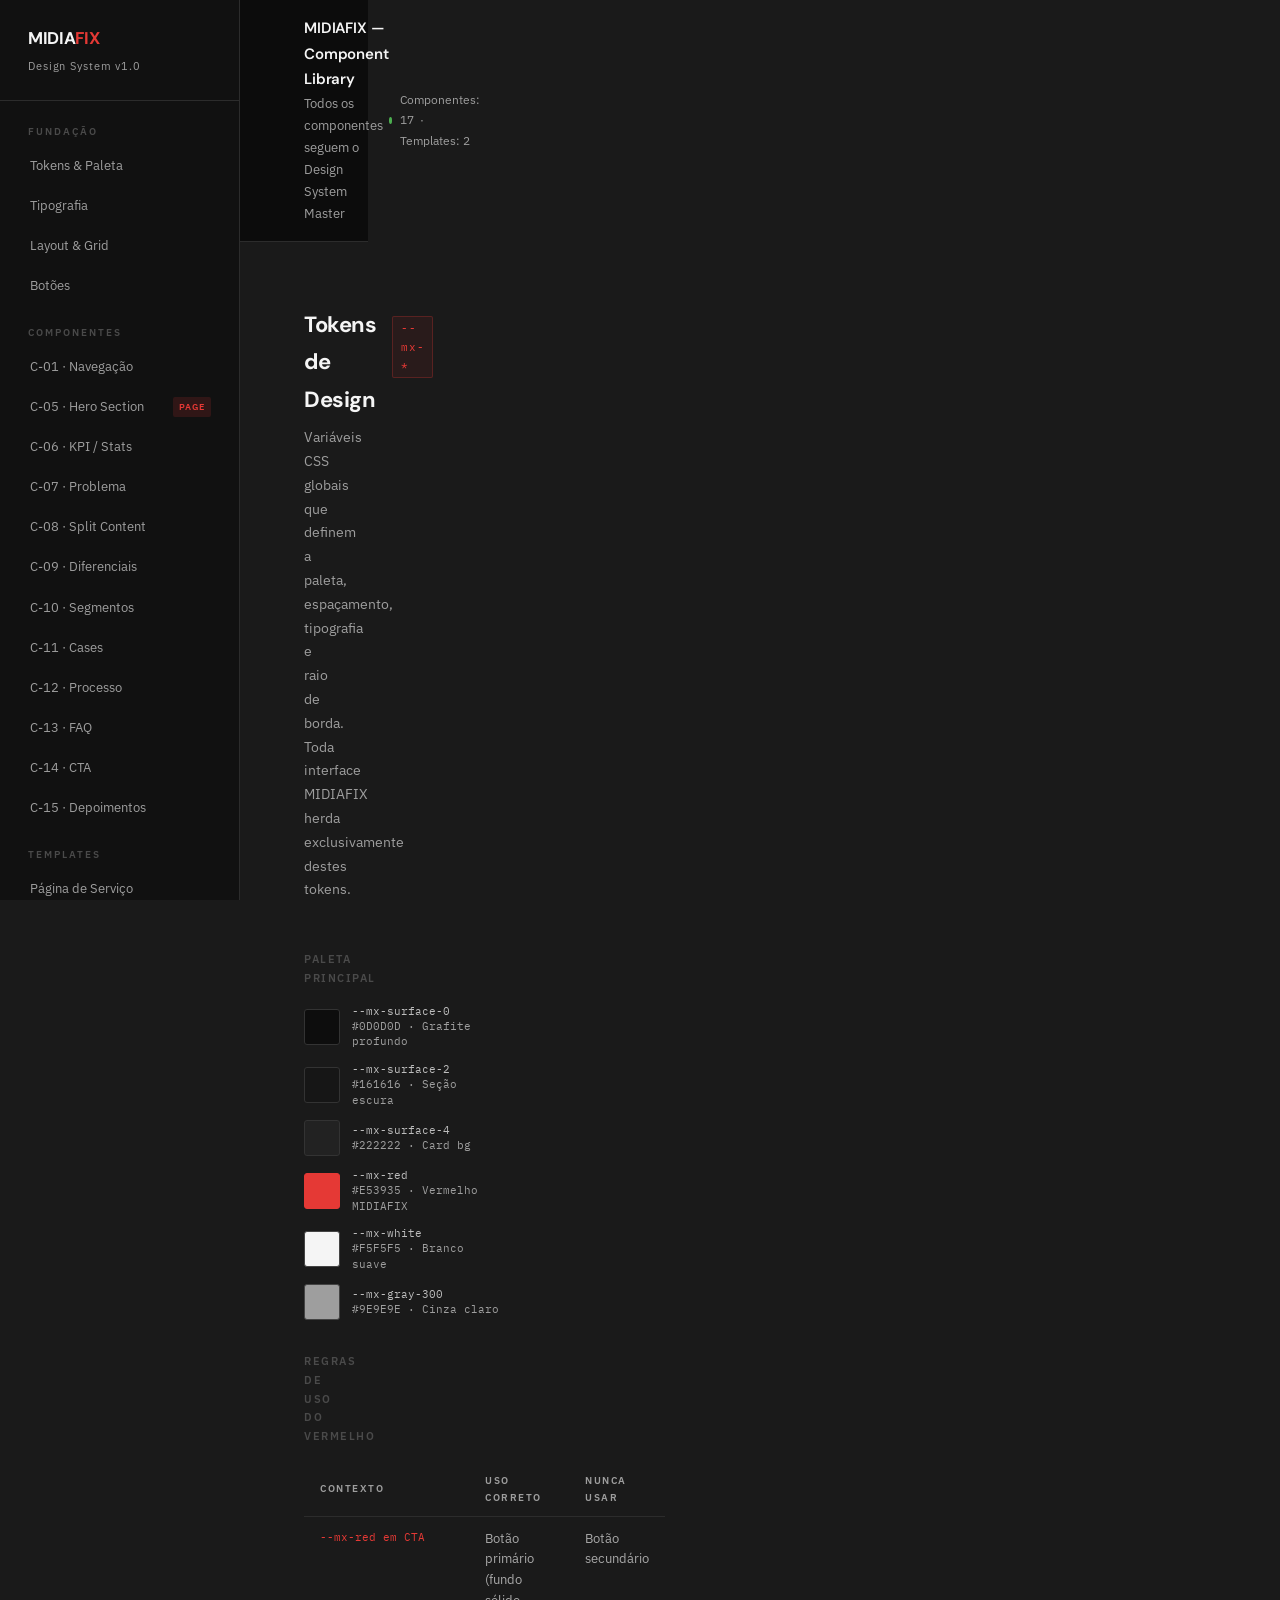
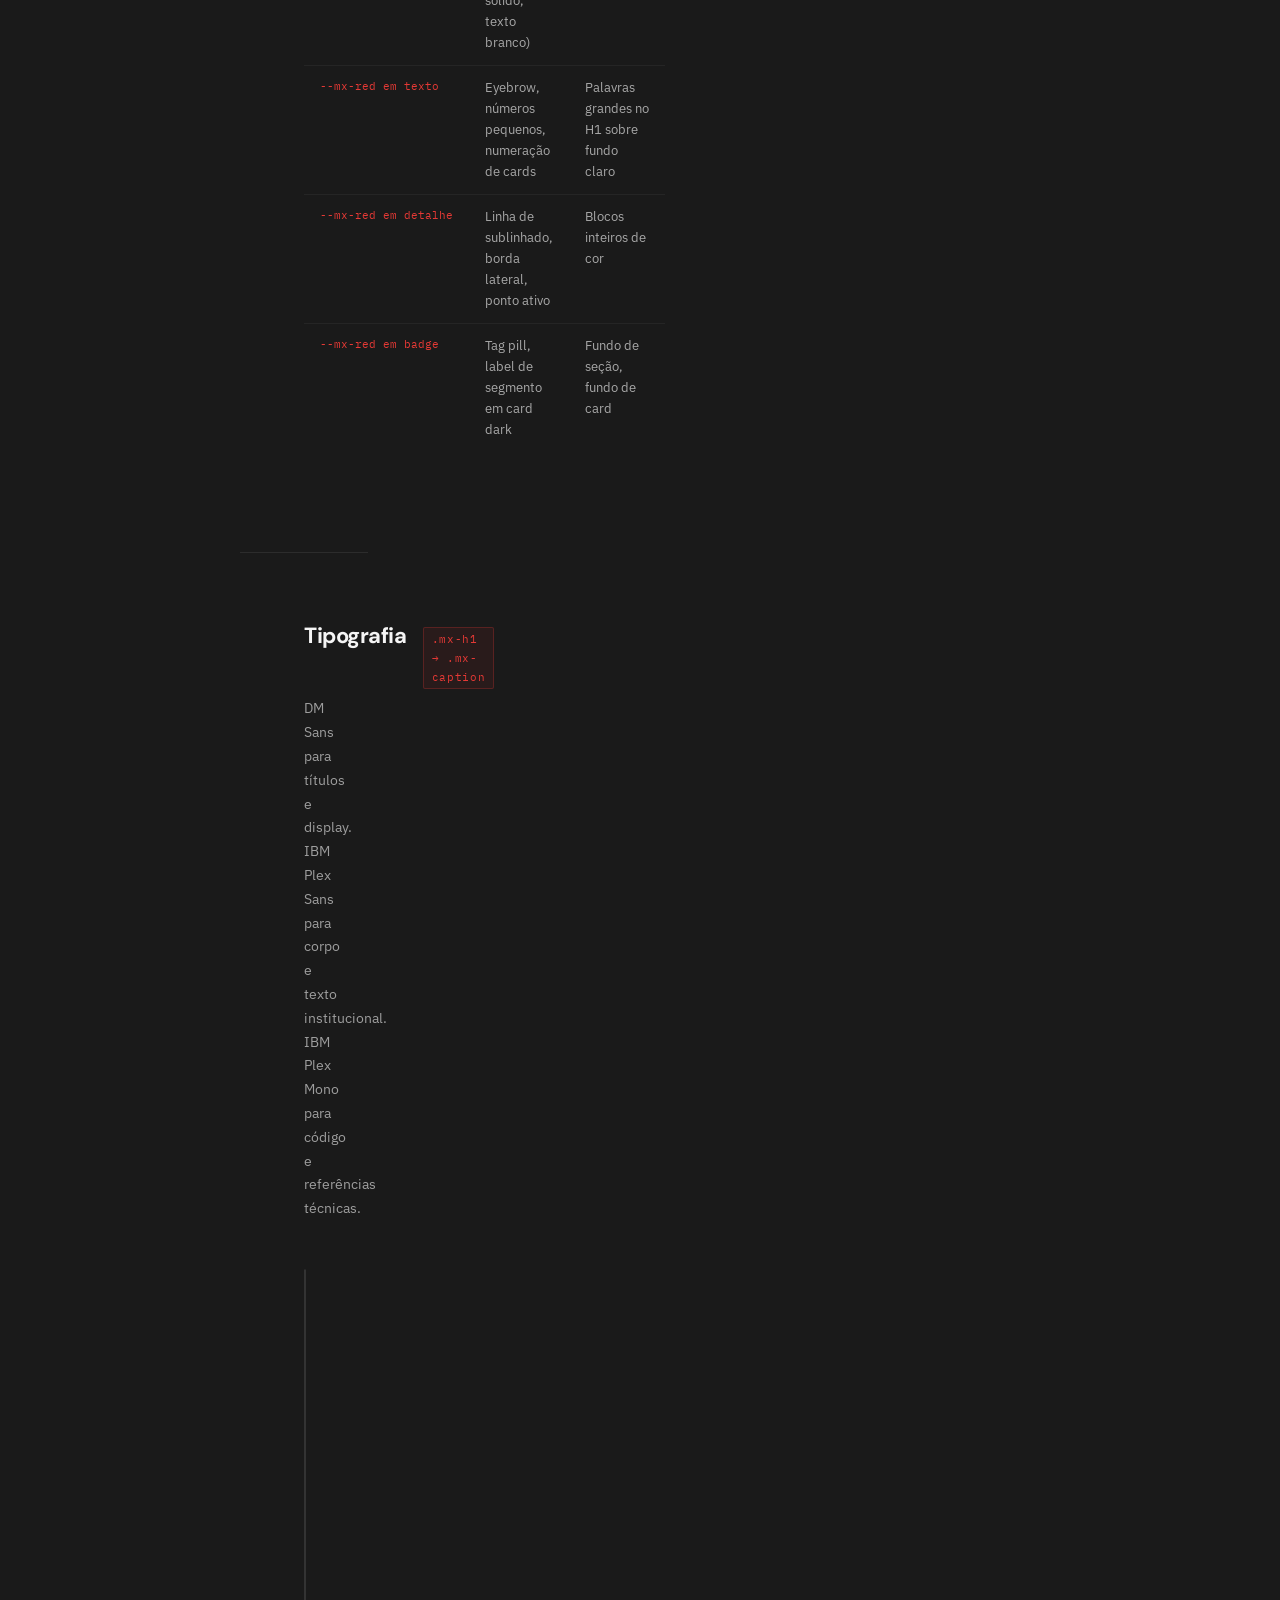
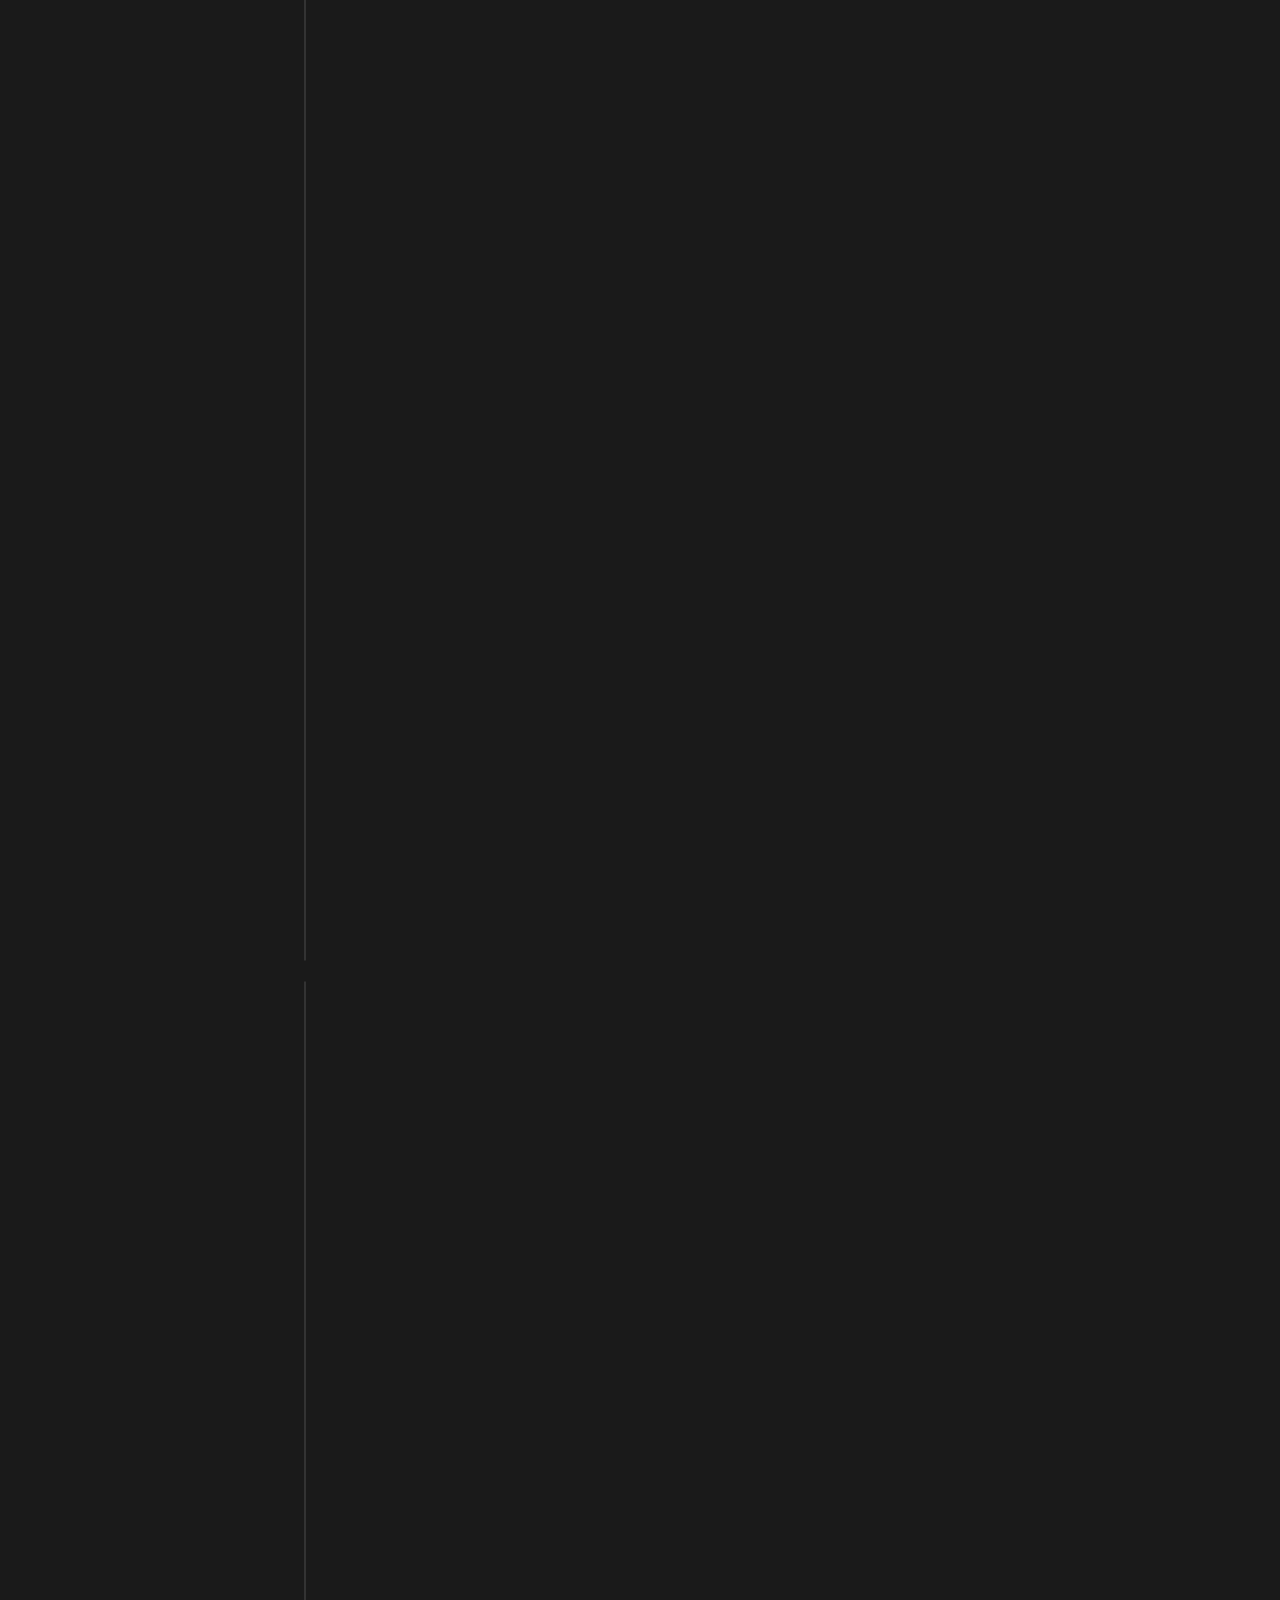
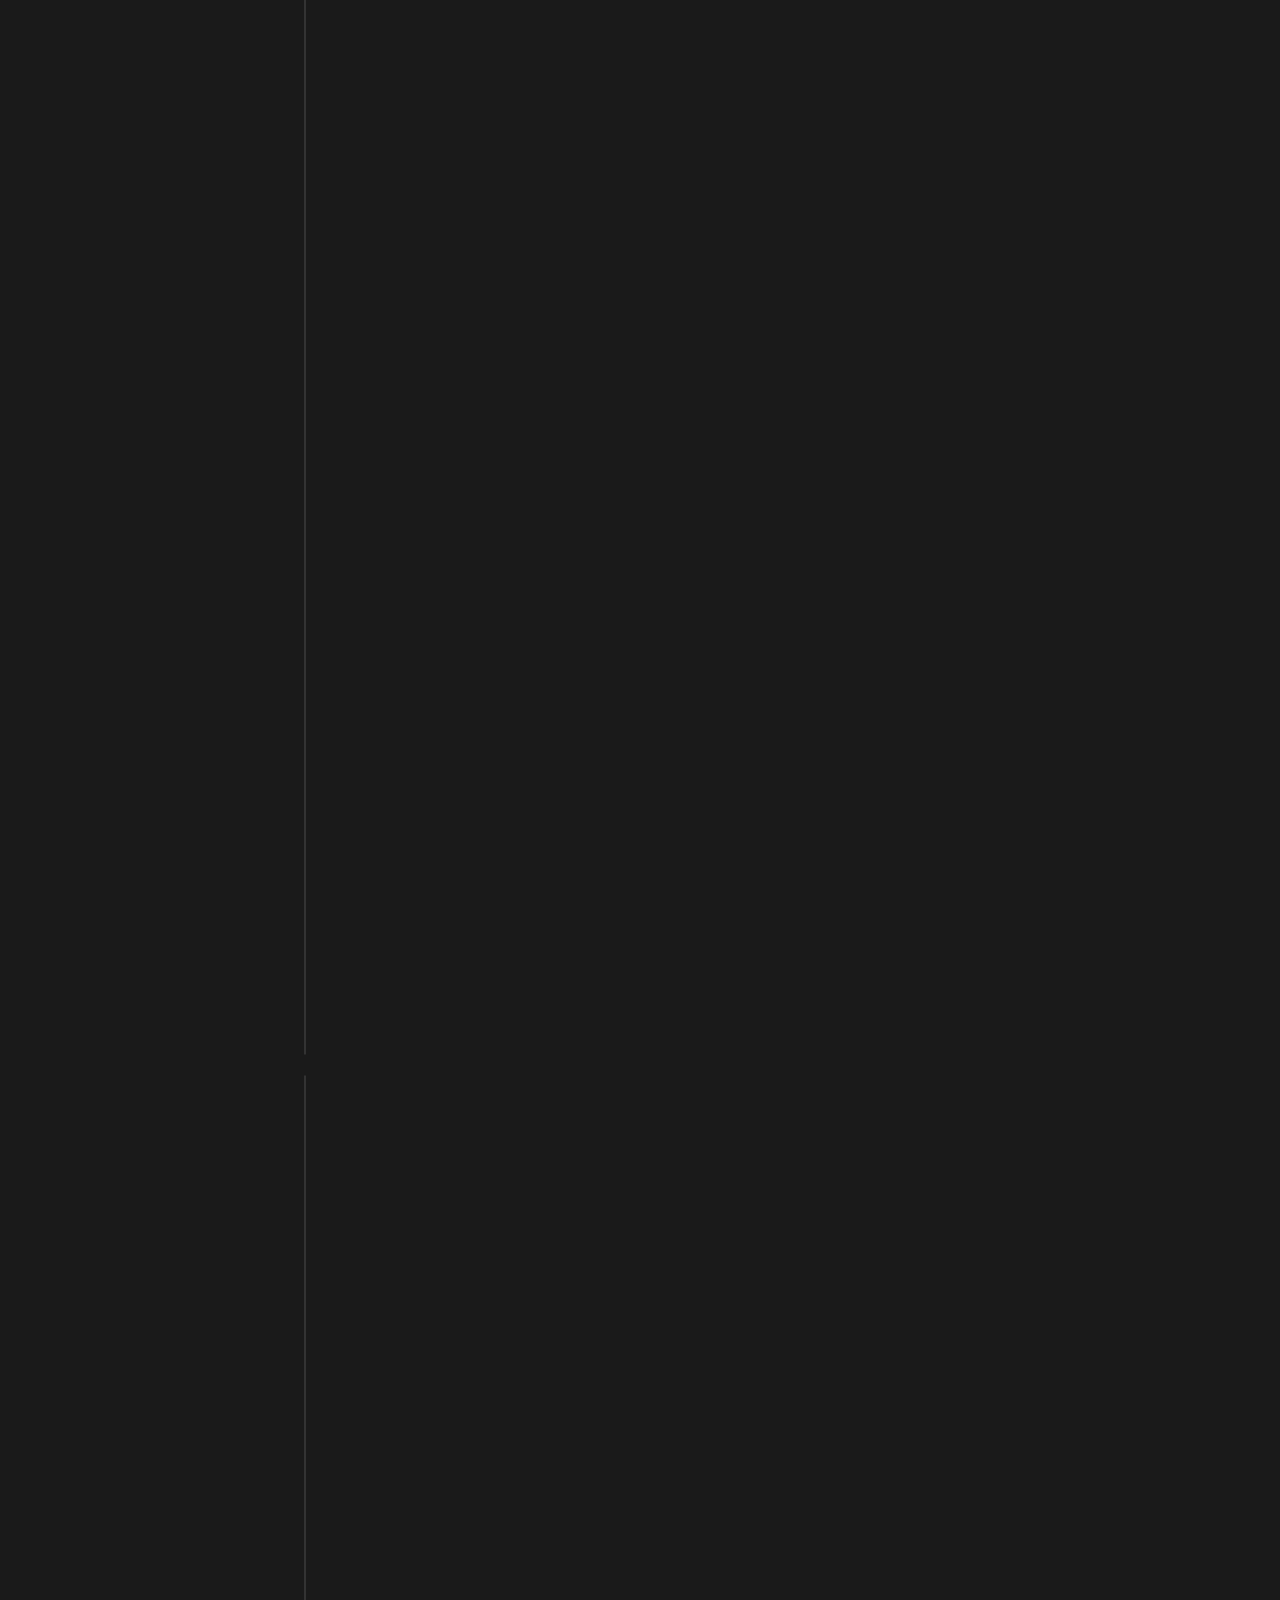
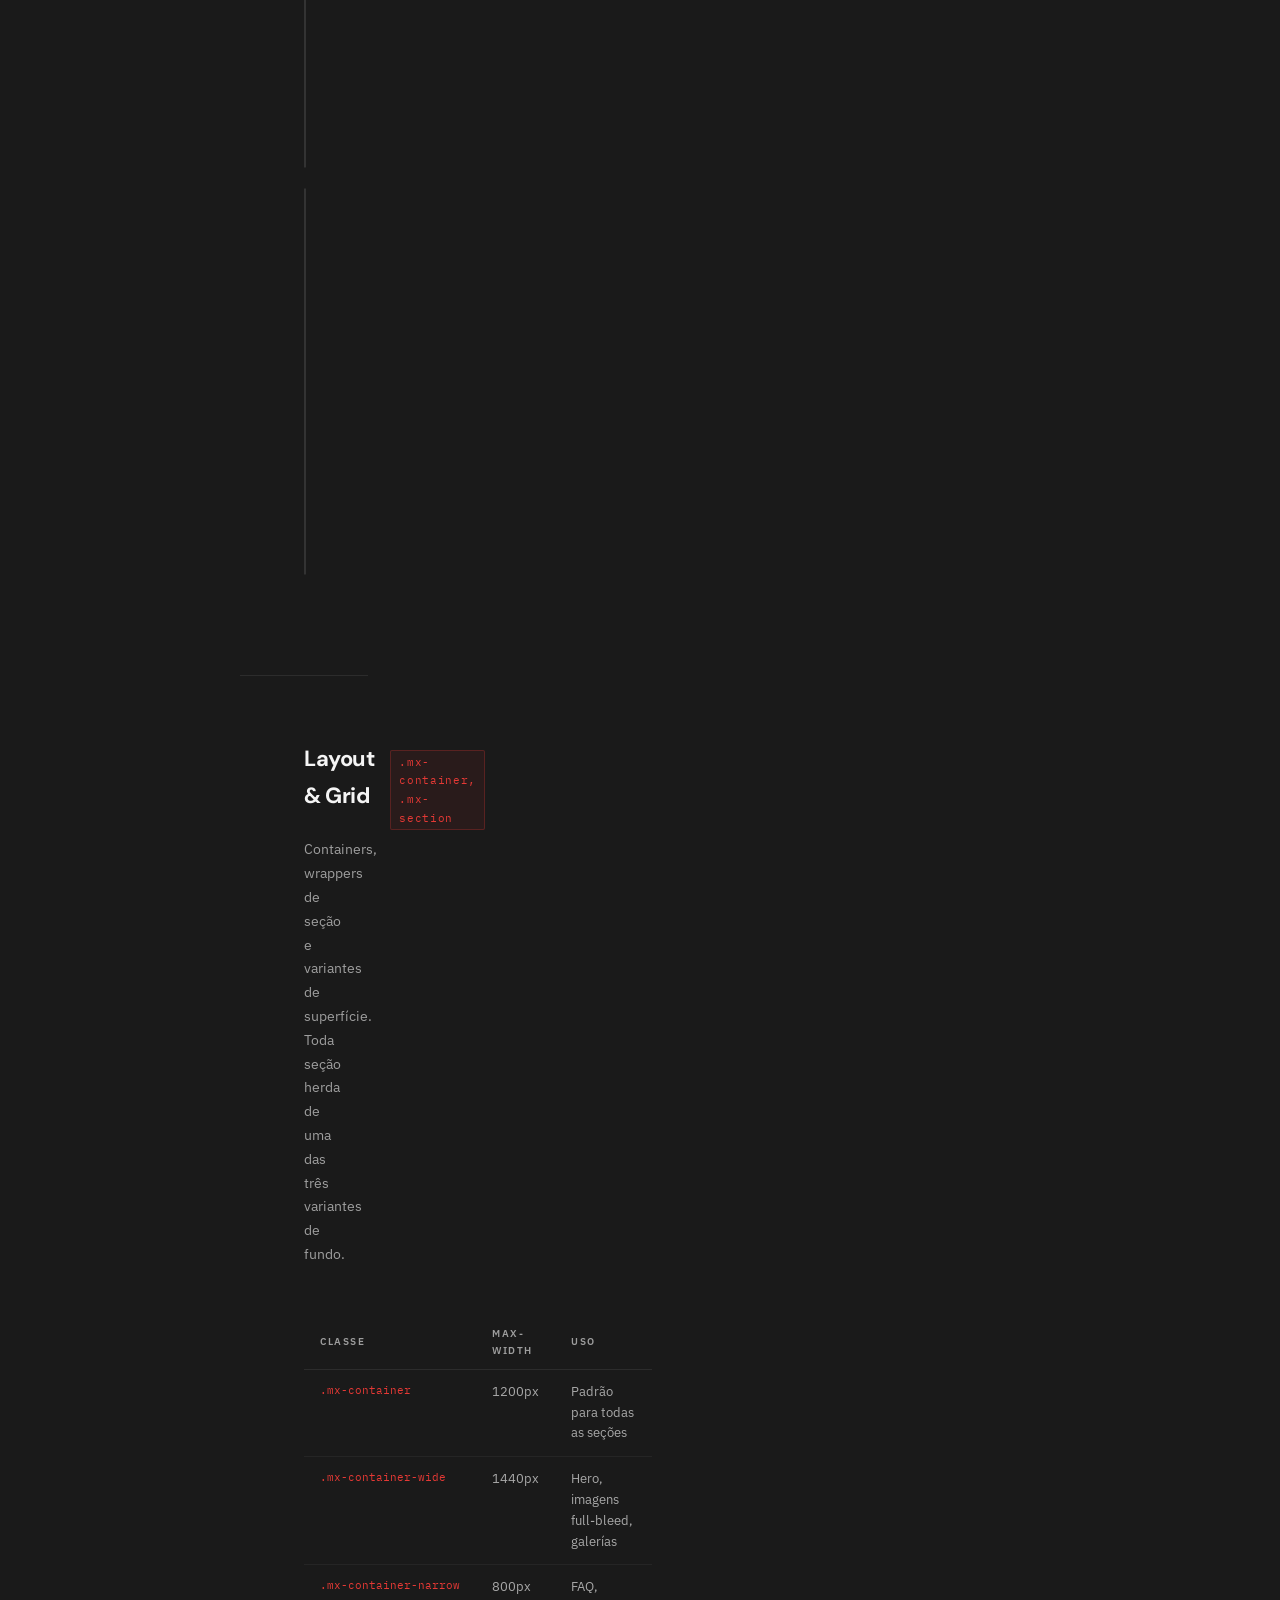
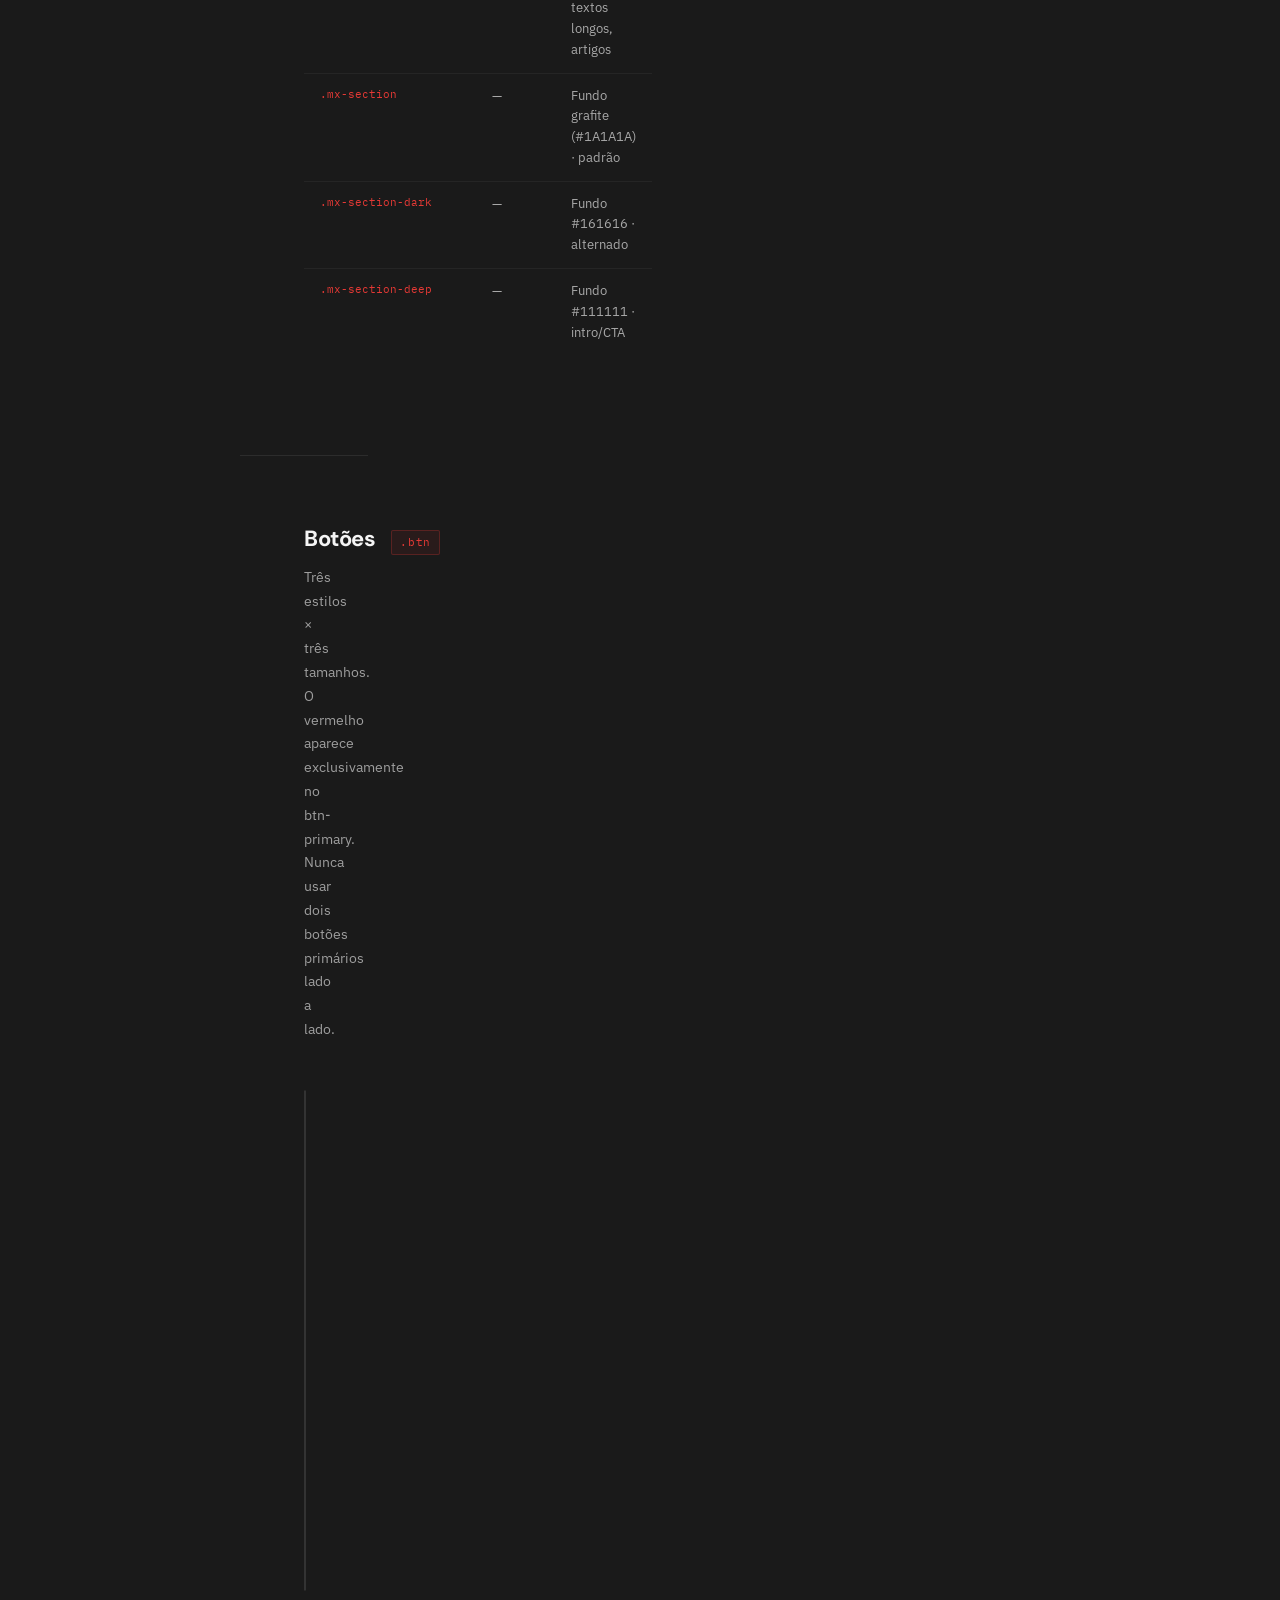
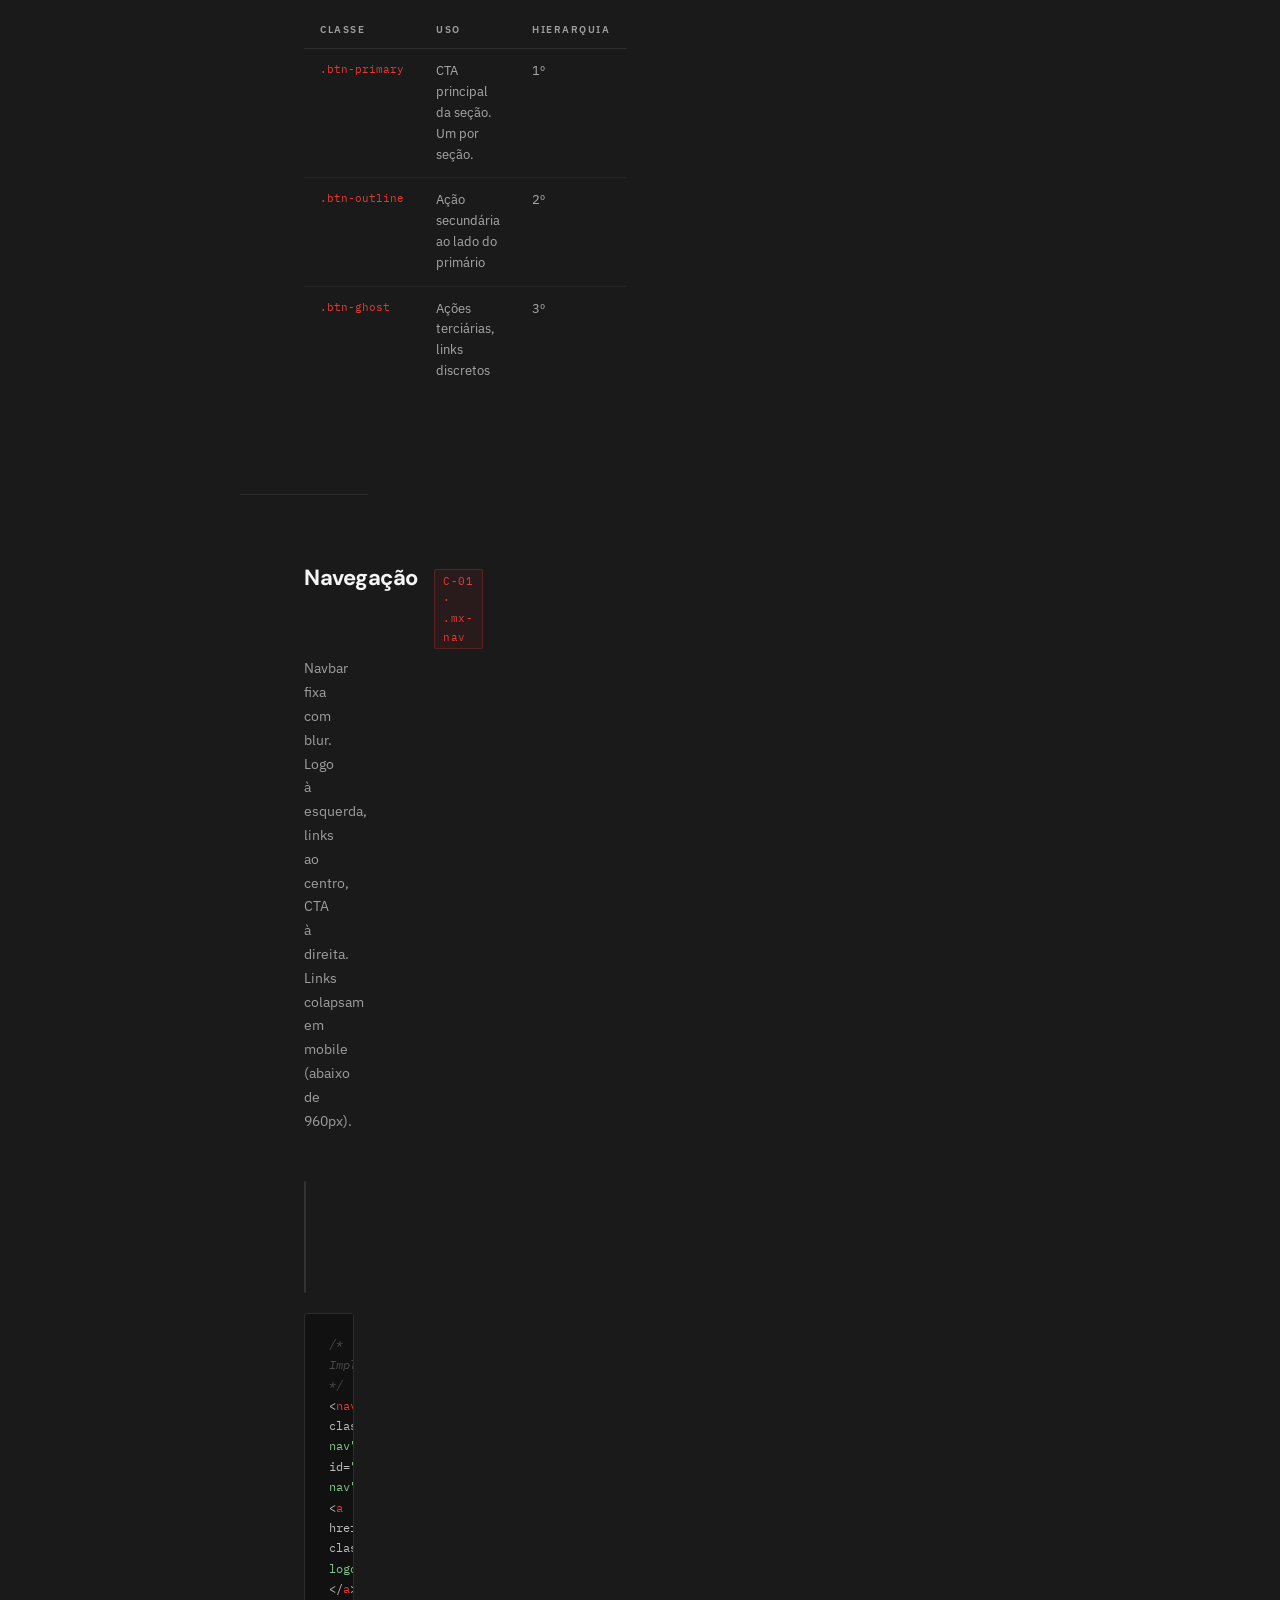
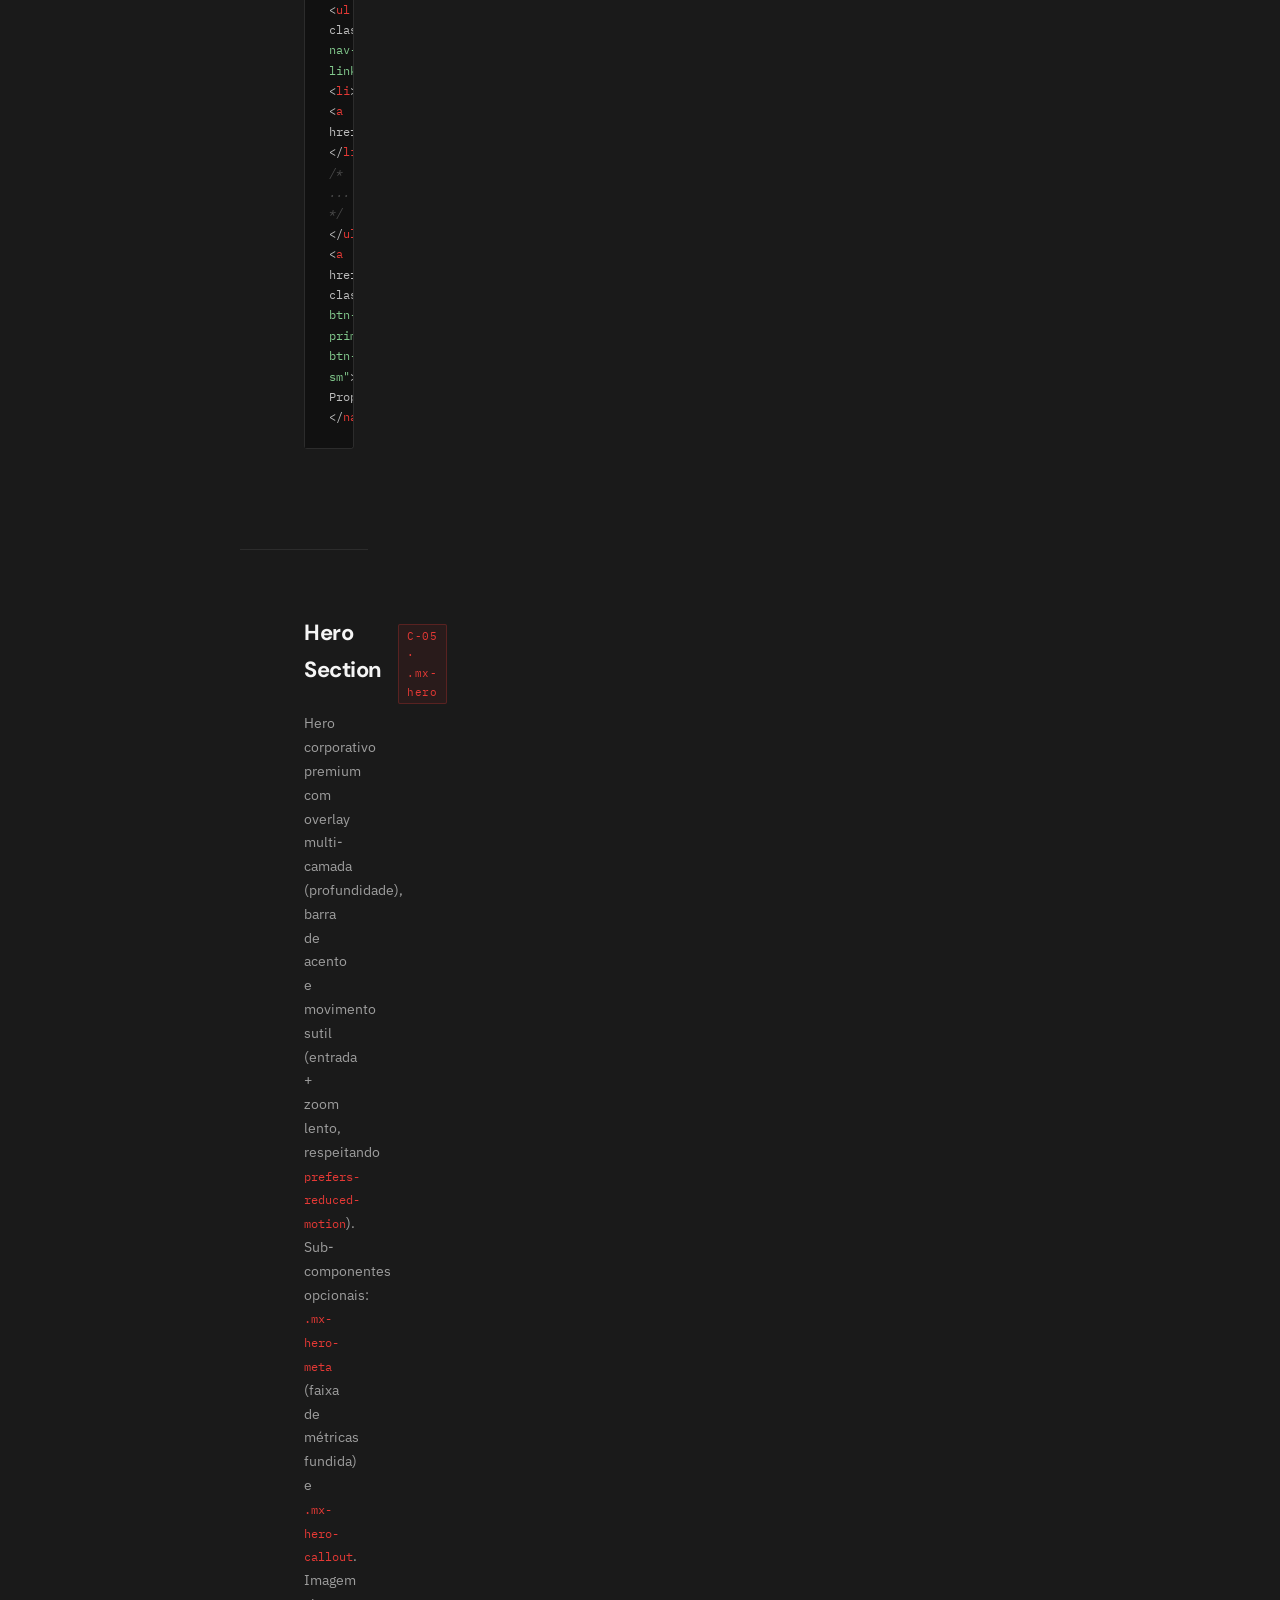
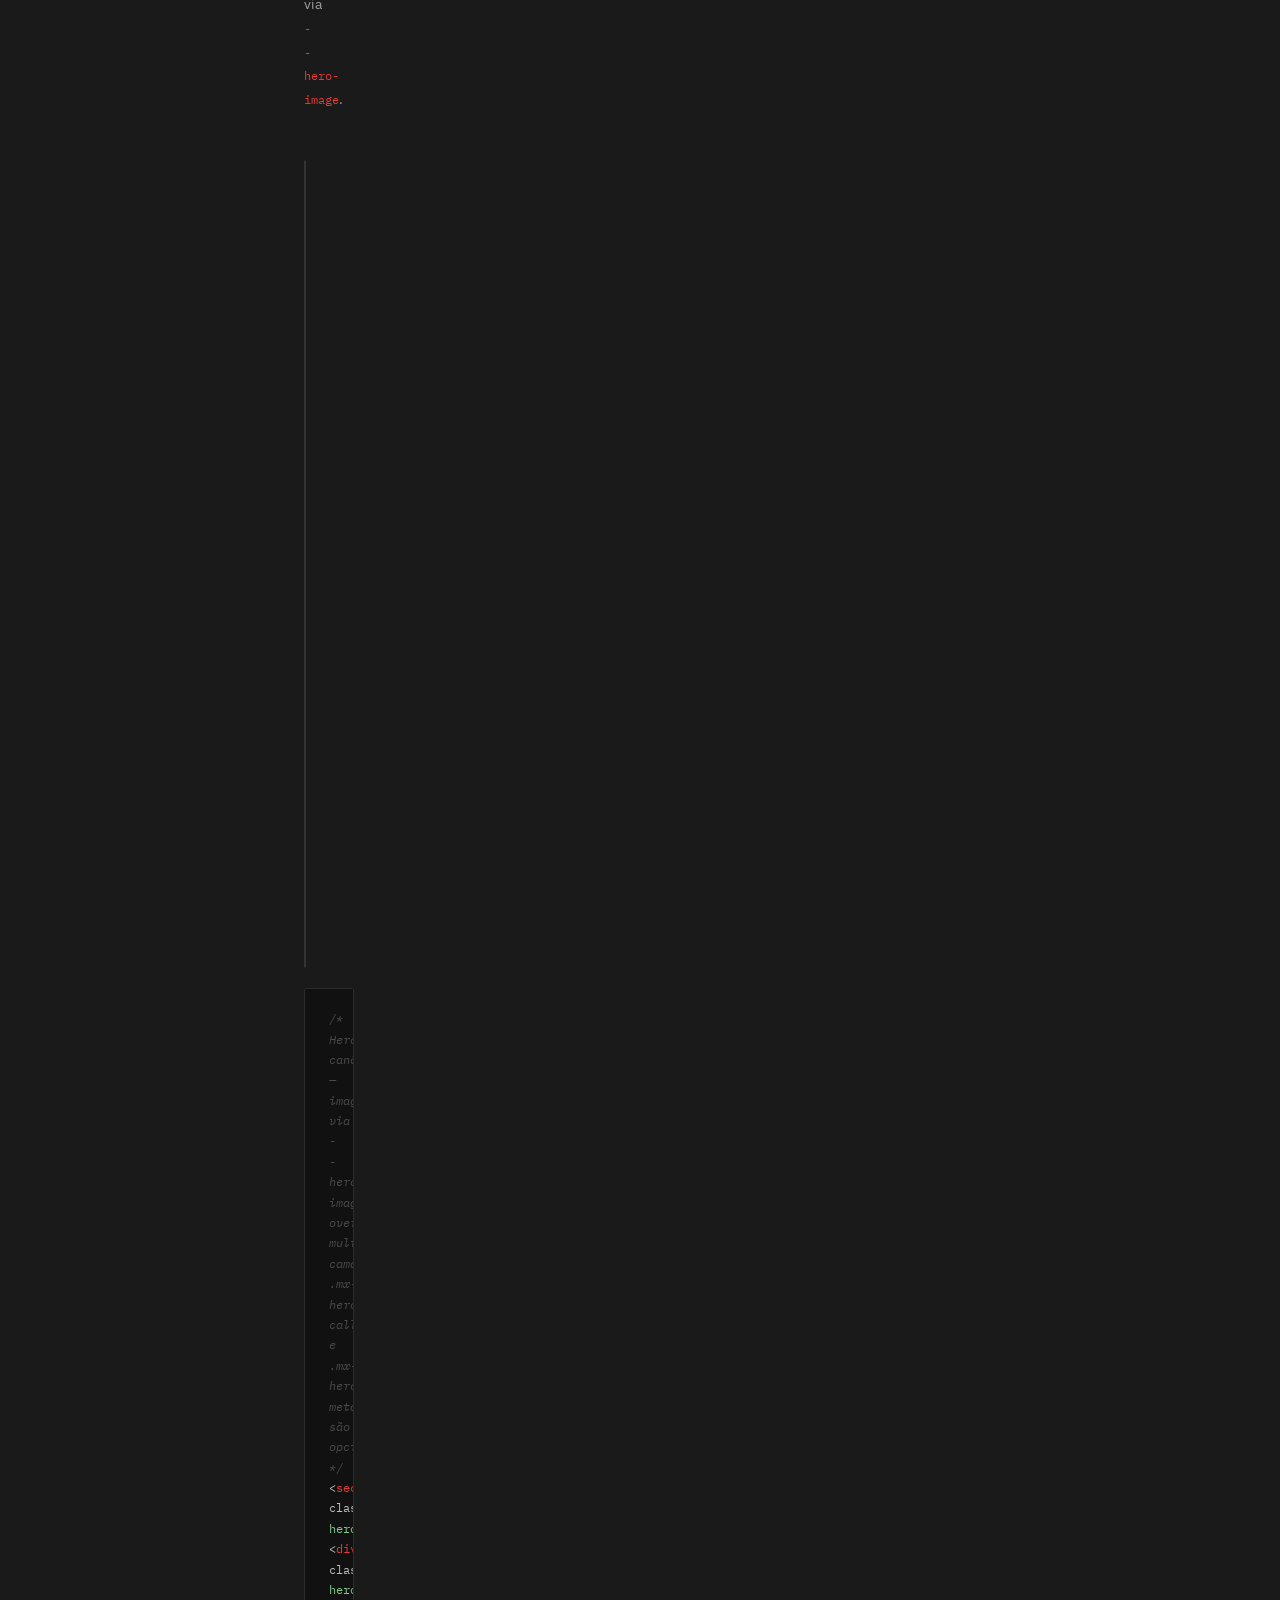
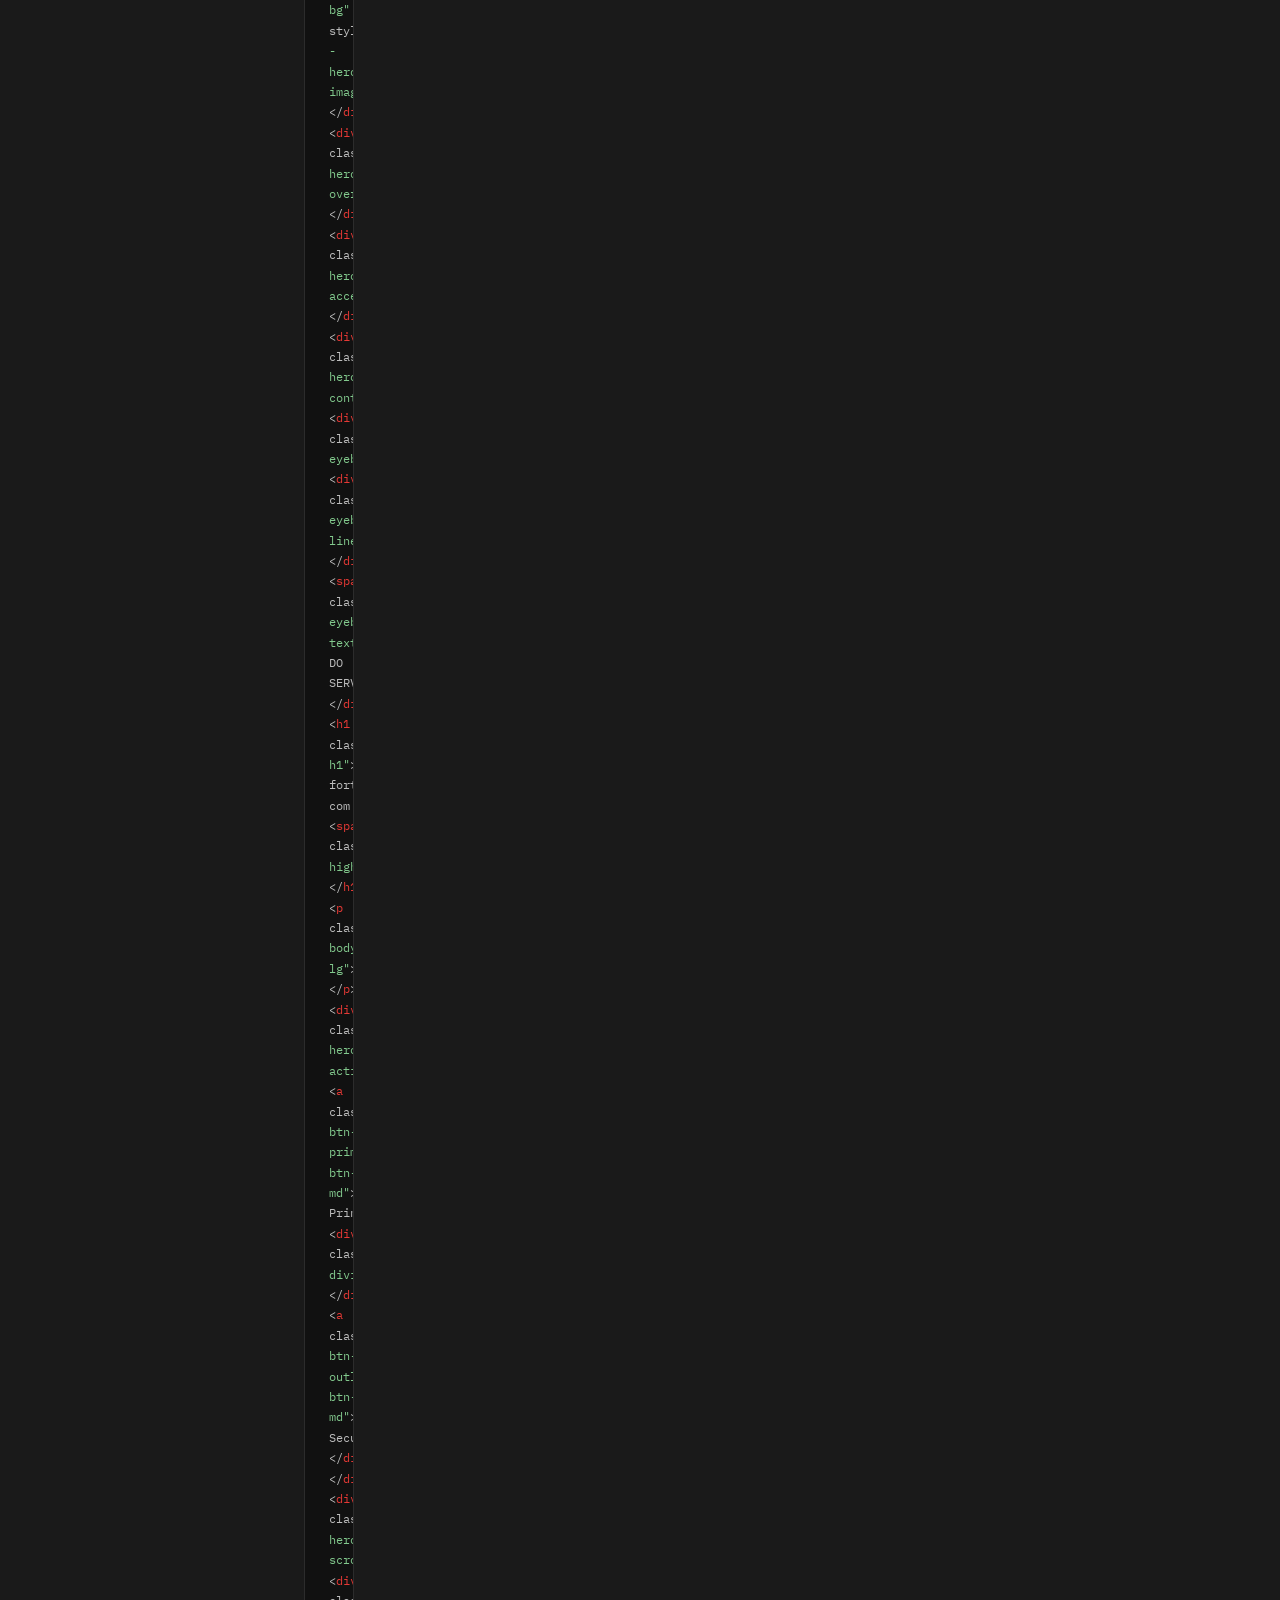
<file: midiafix-design-system.html>
<!DOCTYPE html>
<html lang="pt-BR">
<head>
<meta charset="UTF-8">
<meta name="viewport" content="width=device-width, initial-scale=1.0">
<meta name="robots" content="noindex, nofollow">
<title>MIDIAFIX — Design System & Component Library</title>
<link rel="preconnect" href="https://fonts.googleapis.com">
<link rel="preconnect" href="https://fonts.gstatic.com" crossorigin>
<link href="https://fonts.googleapis.com/css2?family=DM+Sans:opsz,wght@9..40,300;9..40,400;9..40,500;9..40,600;9..40,700&family=IBM+Plex+Sans:wght@300;400;500;600&family=IBM+Plex+Mono:wght@400;500&display=swap" rel="stylesheet">
<link rel="stylesheet" href="assets/css/tokens.css">
<link rel="stylesheet" href="assets/css/components.css">

<style>
/* Biblioteca de componentes em assets/css/components.css.
   Abaixo: chrome exclusivo desta página de documentação (.ds-*). */

.ds-body {
  display: grid;
  grid-template-columns: 240px 1fr;
  min-height: 100vh;
}

/* Sidebar */
.ds-sidebar {
  position: fixed;
  top: 0;
  width: 240px;
  height: 100vh;
  background: var(--mx-surface-1);
  border-right: 1px solid var(--mx-border-mid);
  overflow-y: auto;
  z-index: 50;
  padding-bottom: 40px;
}
.ds-sidebar-logo {
  padding: 24px 28px;
  border-bottom: 1px solid var(--mx-border-mid);
  margin-bottom: 8px;
}
.ds-sidebar-logo .brand {
  font-family: var(--font-display);
  font-size: 17px;
  font-weight: 700;
  color: var(--mx-white);
  letter-spacing: -0.02em;
}
.ds-sidebar-logo .brand em { font-style: normal; color: var(--mx-red); }
.ds-sidebar-logo .version {
  font-size: 11px;
  color: var(--mx-gray-300);
  letter-spacing: 0.08em;
  margin-top: 4px;
}
.ds-nav-group { margin-bottom: 4px; }
.ds-nav-group-label {
  padding: 14px 28px 6px;
  font-size: 10px;
  font-weight: 600;
  letter-spacing: 0.2em;
  text-transform: uppercase;
  color: var(--mx-gray-100);
}
.ds-nav-link {
  display: flex;
  align-items: center;
  gap: 10px;
  padding: 9px 28px;
  font-size: 13px;
  color: var(--mx-gray-300);
  text-decoration: none;
  transition: color var(--ease-fast), background var(--ease-fast);
  border-left: 2px solid transparent;
  cursor: pointer;
}
.ds-nav-link:hover {
  color: var(--mx-white);
  background: rgba(245,245,245,0.03);
}
.ds-nav-link.active {
  color: var(--mx-white);
  border-left-color: var(--mx-red);
  background: rgba(229,57,53,0.06);
}
.ds-nav-link .ds-badge {
  margin-left: auto;
  font-size: 9px;
  font-weight: 600;
  letter-spacing: 0.12em;
  text-transform: uppercase;
  padding: 2px 6px;
  border-radius: 2px;
  background: rgba(229,57,53,0.15);
  color: var(--mx-red);
}

/* Main content */
.ds-main {
  margin-left: 240px;
  min-height: 100vh;
}

/* Component sections */
.ds-section {
  padding: 64px 64px 80px;
  border-bottom: 1px solid var(--mx-border-mid);
}
@media (max-width: 1100px) {
  .ds-section { padding: 48px 32px 64px; }
}

.ds-section-title {
  display: flex;
  align-items: baseline;
  gap: 16px;
  margin-bottom: 8px;
}
.ds-section-title h2 {
  font-family: var(--font-display);
  font-size: 22px;
  font-weight: 700;
  color: var(--mx-white);
  letter-spacing: -0.02em;
}
.ds-component-id {
  font-family: var(--font-mono);
  font-size: 11px;
  color: var(--mx-red);
  letter-spacing: 0.06em;
  background: rgba(229,57,53,0.08);
  border: 1px solid var(--mx-border-accent);
  padding: 2px 8px;
  border-radius: 2px;
}
.ds-section-desc {
  font-size: 14px;
  color: var(--mx-gray-300);
  line-height: 1.7;
  max-width: 600px;
  margin-bottom: 48px;
}

/* Preview box */
.ds-preview {
  background: var(--mx-surface-2);
  border: 1px solid var(--mx-border-strong);
  border-radius: var(--radius-lg);
  overflow: hidden;
  margin-bottom: 20px;
}
.ds-preview-label {
  padding: 10px 18px;
  background: var(--mx-surface-1);
  border-bottom: 1px solid var(--mx-border-mid);
  font-size: 10px;
  font-weight: 600;
  letter-spacing: 0.18em;
  text-transform: uppercase;
  color: var(--mx-gray-100);
  display: flex;
  align-items: center;
  gap: 8px;
}
.ds-preview-label::before {
  content: '';
  width: 6px; height: 6px;
  border-radius: 50%;
  background: var(--mx-red);
  opacity: 0.6;
}
.ds-preview-inner { padding: 48px 48px; }
.ds-preview-inner.flush { padding: 0; }
.ds-preview-inner.tight { padding: 32px; }

/* Variant label */
.ds-variant {
  font-size: 11px;
  font-weight: 600;
  letter-spacing: 0.14em;
  text-transform: uppercase;
  color: var(--mx-gray-100);
  margin-bottom: 16px;
  margin-top: 32px;
}
.ds-variant:first-child { margin-top: 0; }

/* Code block */
.ds-code {
  background: var(--mx-surface-1);
  border: 1px solid var(--mx-border-mid);
  border-radius: var(--radius-md);
  padding: 20px 24px;
  font-family: var(--font-mono);
  font-size: 12px;
  color: var(--mx-gray-400);
  line-height: 1.7;
  overflow-x: auto;
  tab-size: 2;
  margin-bottom: 20px;
}
.ds-code .kw { color: var(--mx-red); }
.ds-code .cl { color: #7eb8f0; }
.ds-code .at { color: #c5a87e; }
.ds-code .st { color: #82c98d; }
.ds-code .co { color: var(--mx-gray-100); font-style: italic; }

/* Token grid */
.ds-token-grid {
  display: grid;
  grid-template-columns: repeat(auto-fill, minmax(200px, 1fr));
  gap: 12px;
  margin-bottom: 20px;
}
.ds-token-swatch {
  display: flex;
  align-items: center;
  gap: 12px;
}
.ds-swatch {
  width: 36px; height: 36px;
  border-radius: var(--radius-md);
  border: 1px solid var(--mx-border-strong);
  flex-shrink: 0;
}
.ds-token-meta { line-height: 1.4; }
.ds-token-name {
  font-family: var(--font-mono);
  font-size: 11px;
  color: var(--mx-gray-400);
}
.ds-token-hex {
  font-family: var(--font-mono);
  font-size: 11px;
  color: var(--mx-gray-300);
}

/* Usage table */
.ds-usage-table {
  width: 100%;
  border-collapse: collapse;
  font-size: 13px;
  margin-bottom: 20px;
}
.ds-usage-table th {
  text-align: left;
  padding: 10px 16px;
  font-size: 10px;
  font-weight: 600;
  letter-spacing: 0.15em;
  text-transform: uppercase;
  color: var(--mx-gray-300);
  border-bottom: 1px solid var(--mx-border-mid);
}
.ds-usage-table td {
  padding: 12px 16px;
  color: rgba(245,245,245,0.65);
  border-bottom: 1px solid var(--mx-border-subtle);
  vertical-align: top;
  line-height: 1.6;
}
.ds-usage-table td:first-child {
  font-family: var(--font-mono);
  font-size: 11px;
  color: var(--mx-red);
  white-space: nowrap;
}
.ds-usage-table tr:last-child td { border-bottom: none; }

/* Header bar for sections */
.ds-top-bar {
  position: sticky;
  top: 0;
  background: rgba(13,13,13,0.97);
  backdrop-filter: blur(12px);
  border-bottom: 1px solid var(--mx-border-mid);
  padding: 16px 64px;
  display: flex;
  align-items: center;
  justify-content: space-between;
  z-index: 40;
}
.ds-top-bar h1 {
  font-family: var(--font-display);
  font-size: 15px;
  font-weight: 600;
  color: var(--mx-white);
  letter-spacing: -0.01em;
}
.ds-top-bar p {
  font-size: 13px;
  color: var(--mx-gray-300);
}
.ds-top-status {
  display: flex;
  align-items: center;
  gap: 8px;
  font-size: 12px;
  color: var(--mx-gray-300);
}
.ds-status-dot {
  width: 7px; height: 7px;
  border-radius: 50%;
  background: #4CAF50;
}
@media (max-width: 960px) {
  .ds-body { grid-template-columns: 1fr; }
  .ds-sidebar { position: relative; width: 100%; height: auto; }
  .ds-main { margin-left: 0; }
  .ds-top-bar { padding: 14px 24px; }
  .ds-section { padding: 40px 24px 56px; }
}
</style>
</head>
<body>

<div class="ds-body">

<!-- ══════════════════ SIDEBAR ══════════════════ -->
<aside class="ds-sidebar">
  <div class="ds-sidebar-logo">
    <div class="brand">MIDIA<em>FIX</em></div>
    <div class="version">Design System v1.0</div>
  </div>

  <nav>
    <div class="ds-nav-group">
      <div class="ds-nav-group-label">Fundação</div>
      <a class="ds-nav-link active" onclick="scrollTo('tokens')">Tokens &amp; Paleta</a>
      <a class="ds-nav-link" onclick="scrollTo('typography')">Tipografia</a>
      <a class="ds-nav-link" onclick="scrollTo('layout')">Layout &amp; Grid</a>
      <a class="ds-nav-link" onclick="scrollTo('buttons')">Botões</a>
    </div>
    <div class="ds-nav-group">
      <div class="ds-nav-group-label">Componentes</div>
      <a class="ds-nav-link" onclick="scrollTo('nav')">C-01 · Navegação</a>
      <a class="ds-nav-link" onclick="scrollTo('hero')">C-05 · Hero Section <span class="ds-badge">Page</span></a>
      <a class="ds-nav-link" onclick="scrollTo('kpi')">C-06 · KPI / Stats</a>
      <a class="ds-nav-link" onclick="scrollTo('problem')">C-07 · Problema</a>
      <a class="ds-nav-link" onclick="scrollTo('split')">C-08 · Split Content</a>
      <a class="ds-nav-link" onclick="scrollTo('dif')">C-09 · Diferenciais</a>
      <a class="ds-nav-link" onclick="scrollTo('seg')">C-10 · Segmentos</a>
      <a class="ds-nav-link" onclick="scrollTo('cases')">C-11 · Cases</a>
      <a class="ds-nav-link" onclick="scrollTo('process')">C-12 · Processo</a>
      <a class="ds-nav-link" onclick="scrollTo('faq')">C-13 · FAQ</a>
      <a class="ds-nav-link" onclick="scrollTo('cta')">C-14 · CTA</a>
      <a class="ds-nav-link" onclick="scrollTo('testimonial')">C-15 · Depoimentos</a>
    </div>
    <div class="ds-nav-group">
      <div class="ds-nav-group-label">Templates</div>
      <a class="ds-nav-link" onclick="scrollTo('tpl-service')">Página de Serviço</a>
      <a class="ds-nav-link" onclick="scrollTo('tpl-segment')">Página de Segmento</a>
    </div>
  </nav>
</aside>

<!-- ══════════════════ MAIN ══════════════════ -->
<main class="ds-main">

  <!-- Top bar -->
  <div class="ds-top-bar">
    <div>
      <h1>MIDIAFIX — Component Library</h1>
      <p>Todos os componentes seguem o Design System Master</p>
    </div>
    <div class="ds-top-status">
      <div class="ds-status-dot"></div>
      Componentes: 17 &nbsp;·&nbsp; Templates: 2
    </div>
  </div>

  <!-- ── TOKENS ──────────────────────────────────────── -->
  <section class="ds-section" id="tokens">
    <div class="ds-section-title">
      <h2>Tokens de Design</h2>
      <span class="ds-component-id">--mx-*</span>
    </div>
    <p class="ds-section-desc">Variáveis CSS globais que definem a paleta, espaçamento, tipografia e raio de borda. Toda interface MIDIAFIX herda exclusivamente destes tokens.</p>

    <div class="ds-variant">Paleta Principal</div>
    <div class="ds-token-grid">
      <div class="ds-token-swatch">
        <div class="ds-swatch" style="background:#0D0D0D;"></div>
        <div class="ds-token-meta">
          <div class="ds-token-name">--mx-surface-0</div>
          <div class="ds-token-hex">#0D0D0D · Grafite profundo</div>
        </div>
      </div>
      <div class="ds-token-swatch">
        <div class="ds-swatch" style="background:#161616; border-color:#333;"></div>
        <div class="ds-token-meta">
          <div class="ds-token-name">--mx-surface-2</div>
          <div class="ds-token-hex">#161616 · Seção escura</div>
        </div>
      </div>
      <div class="ds-token-swatch">
        <div class="ds-swatch" style="background:#222222; border-color:#333;"></div>
        <div class="ds-token-meta">
          <div class="ds-token-name">--mx-surface-4</div>
          <div class="ds-token-hex">#222222 · Card bg</div>
        </div>
      </div>
      <div class="ds-token-swatch">
        <div class="ds-swatch" style="background:#E53935; border-color:#E53935;"></div>
        <div class="ds-token-meta">
          <div class="ds-token-name">--mx-red</div>
          <div class="ds-token-hex">#E53935 · Vermelho MIDIAFIX</div>
        </div>
      </div>
      <div class="ds-token-swatch">
        <div class="ds-swatch" style="background:#F5F5F5; border-color:#444;"></div>
        <div class="ds-token-meta">
          <div class="ds-token-name">--mx-white</div>
          <div class="ds-token-hex">#F5F5F5 · Branco suave</div>
        </div>
      </div>
      <div class="ds-token-swatch">
        <div class="ds-swatch" style="background:#9E9E9E; border-color:#444;"></div>
        <div class="ds-token-meta">
          <div class="ds-token-name">--mx-gray-300</div>
          <div class="ds-token-hex">#9E9E9E · Cinza claro</div>
        </div>
      </div>
    </div>

    <div class="ds-variant">Regras de Uso do Vermelho</div>
    <table class="ds-usage-table">
      <tr><th>Contexto</th><th>Uso correto</th><th>Nunca usar</th></tr>
      <tr><td>--mx-red em CTA</td><td>Botão primário (fundo sólido, texto branco)</td><td>Botão secundário</td></tr>
      <tr><td>--mx-red em texto</td><td>Eyebrow, números pequenos, numeração de cards</td><td>Palavras grandes no H1 sobre fundo claro</td></tr>
      <tr><td>--mx-red em detalhe</td><td>Linha de sublinhado, borda lateral, ponto ativo</td><td>Blocos inteiros de cor</td></tr>
      <tr><td>--mx-red em badge</td><td>Tag pill, label de segmento em card dark</td><td>Fundo de seção, fundo de card</td></tr>
    </table>
  </section>

  <!-- ── TYPOGRAPHY ──────────────────────────────────── -->
  <section class="ds-section" id="typography">
    <div class="ds-section-title">
      <h2>Tipografia</h2>
      <span class="ds-component-id">.mx-h1 → .mx-caption</span>
    </div>
    <p class="ds-section-desc">DM Sans para títulos e display. IBM Plex Sans para corpo e texto institucional. IBM Plex Mono para código e referências técnicas.</p>

    <div class="ds-preview">
      <div class="ds-preview-label">Hierarquia de Títulos</div>
      <div class="ds-preview-inner">
        <p class="mx-h1" style="margin-bottom:24px;">Comunicação visual corporativa.</p>
        <p class="mx-h2" style="margin-bottom:20px;">Estrutura e padrão para redes e franquias</p>
        <p class="mx-h3" style="margin-bottom:16px;">Execução técnica que sustenta o crescimento</p>
        <p class="mx-h4" style="margin-bottom:12px;">Fachadas, sinalização, envelopamento e totens</p>
        <p class="mx-h5">Projetos executados com documentação e relatório</p>
      </div>
    </div>

    <div class="ds-preview">
      <div class="ds-preview-label">Eyebrow + Heading (padrão de seção)</div>
      <div class="ds-preview-inner">
        <div class="mx-eyebrow">
          <div class="mx-eyebrow-line"></div>
          <span class="mx-eyebrow-text">Fachadas em ACM</span>
        </div>
        <h2 class="mx-h2" style="margin-bottom:16px;">A fachada é o primeiro dado que o mercado coleta sobre a sua empresa</h2>
        <p class="mx-body-lg" style="max-width:540px;">Projetos de fachada em ACM com estrutura, acabamento e prazo. Para empresas que entendem que a comunicação visual é parte do produto.</p>
      </div>
    </div>

    <div class="ds-preview">
      <div class="ds-preview-label">Highlight (palavra em destaque com sublinhado)</div>
      <div class="ds-preview-inner">
        <h1 class="mx-h1">Comunicação visual<br>executada com <span class="mx-highlight">padrão</span>.</h1>
      </div>
    </div>

    <div class="ds-preview">
      <div class="ds-preview-label">Tags e Labels</div>
      <div class="ds-preview-inner" style="display:flex; gap:12px; flex-wrap:wrap;">
        <span class="mx-tag">Fachadas em ACM</span>
        <span class="mx-tag">Painéis de LED</span>
        <span class="mx-tag mx-tag-ghost">Segmento: Varejo</span>
      </div>
    </div>
  </section>

  <!-- ── LAYOUT ──────────────────────────────────────── -->
  <section class="ds-section" id="layout">
    <div class="ds-section-title">
      <h2>Layout &amp; Grid</h2>
      <span class="ds-component-id">.mx-container, .mx-section</span>
    </div>
    <p class="ds-section-desc">Containers, wrappers de seção e variantes de superfície. Toda seção herda de uma das três variantes de fundo.</p>
    <table class="ds-usage-table">
      <tr><th>Classe</th><th>Max-width</th><th>Uso</th></tr>
      <tr><td>.mx-container</td><td>1200px</td><td>Padrão para todas as seções</td></tr>
      <tr><td>.mx-container-wide</td><td>1440px</td><td>Hero, imagens full-bleed, galerías</td></tr>
      <tr><td>.mx-container-narrow</td><td>800px</td><td>FAQ, textos longos, artigos</td></tr>
      <tr><td>.mx-section</td><td>—</td><td>Fundo grafite (#1A1A1A) · padrão</td></tr>
      <tr><td>.mx-section-dark</td><td>—</td><td>Fundo #161616 · alternado</td></tr>
      <tr><td>.mx-section-deep</td><td>—</td><td>Fundo #111111 · intro/CTA</td></tr>
    </table>
  </section>

  <!-- ── BUTTONS ─────────────────────────────────────── -->
  <section class="ds-section" id="buttons">
    <div class="ds-section-title">
      <h2>Botões</h2>
      <span class="ds-component-id">.btn</span>
    </div>
    <p class="ds-section-desc">Três estilos × três tamanhos. O vermelho aparece exclusivamente no btn-primary. Nunca usar dois botões primários lado a lado.</p>
    <div class="ds-preview">
      <div class="ds-preview-label">Variantes</div>
      <div class="ds-preview-inner" style="display:flex; gap:14px; flex-wrap:wrap; align-items:center;">
        <a class="btn btn-primary btn-lg">Solicitar Diagnóstico
          <svg viewBox="0 0 24 24" fill="none" stroke="#fff" stroke-width="2" stroke-linecap="round" stroke-linejoin="round"><line x1="5" y1="12" x2="19" y2="12"/><polyline points="12 5 19 12 12 19"/></svg>
        </a>
        <a class="btn btn-outline btn-lg">Ver Projetos</a>
        <a class="btn btn-ghost btn-md">Saiba mais</a>
        <div class="btn-divider"></div>
        <a class="btn btn-primary btn-sm">CTA compacto</a>
        <a class="btn btn-outline btn-sm">Outline SM</a>
      </div>
    </div>
    <table class="ds-usage-table">
      <tr><th>Classe</th><th>Uso</th><th>Hierarquia</th></tr>
      <tr><td>.btn-primary</td><td>CTA principal da seção. Um por seção.</td><td>1º</td></tr>
      <tr><td>.btn-outline</td><td>Ação secundária ao lado do primário</td><td>2º</td></tr>
      <tr><td>.btn-ghost</td><td>Ações terciárias, links discretos</td><td>3º</td></tr>
    </table>
  </section>

  <!-- ── C-01 NAV ──────────────────────────────────── -->
  <section class="ds-section" id="nav">
    <div class="ds-section-title">
      <h2>Navegação</h2>
      <span class="ds-component-id">C-01 · .mx-nav</span>
    </div>
    <p class="ds-section-desc">Navbar fixa com blur. Logo à esquerda, links ao centro, CTA à direita. Links colapsam em mobile (abaixo de 960px).</p>
    <div class="ds-preview">
      <div class="ds-preview-label">Preview</div>
      <div class="ds-preview-inner flush">
        <nav style="position:relative; top:auto; background:rgba(13,13,13,0.98); height:72px; padding:0 32px; display:flex; align-items:center; justify-content:space-between; border-bottom:1px solid #2C2C2C;">
          <a class="mx-logo">MIDIA<em>FIX</em></a>
          <ul class="mx-nav-links">
            <li><a>Serviços</a></li>
            <li><a>Segmentos</a></li>
            <li><a>Cases</a></li>
            <li><a class="active">Fachadas ACM</a></li>
            <li><a>Contato</a></li>
          </ul>
          <a class="btn btn-primary nav-cta btn-sm">Solicitar Proposta</a>
        </nav>
      </div>
    </div>
    <div class="ds-code"><span class="co">/* Implementação */</span>
&lt;<span class="kw">nav</span> class=<span class="st">"mx-nav"</span> id=<span class="st">"main-nav"</span>&gt;
  &lt;<span class="kw">a</span> href=<span class="st">"/"</span> class=<span class="st">"mx-logo"</span>&gt;MIDIA&lt;<span class="kw">em</span>&gt;FIX&lt;/<span class="kw">em</span>&gt;&lt;/<span class="kw">a</span>&gt;
  &lt;<span class="kw">ul</span> class=<span class="st">"mx-nav-links"</span>&gt;
    &lt;<span class="kw">li</span>&gt;&lt;<span class="kw">a</span> href=<span class="st">"#"</span>&gt;Serviços&lt;/<span class="kw">a</span>&gt;&lt;/<span class="kw">li</span>&gt;
    <span class="co">/* ... */</span>
  &lt;/<span class="kw">ul</span>&gt;
  &lt;<span class="kw">a</span> href=<span class="st">"#contato"</span> class=<span class="st">"btn btn-primary btn-sm"</span>&gt;Solicitar Proposta&lt;/<span class="kw">a</span>&gt;
&lt;/<span class="kw">nav</span>&gt;</div>
  </section>

  <!-- ── C-05 HERO ──────────────────────────────────── -->
  <section class="ds-section" id="hero">
    <div class="ds-section-title">
      <h2>Hero Section</h2>
      <span class="ds-component-id">C-05 · .mx-hero</span>
    </div>
    <p class="ds-section-desc">Hero corporativo premium com overlay multi-camada (profundidade), barra de acento e movimento sutil (entrada + zoom lento, respeitando <code style="font-family:var(--font-mono);font-size:12px;color:var(--mx-red)">prefers-reduced-motion</code>). Sub-componentes opcionais: <code style="font-family:var(--font-mono);font-size:12px;color:var(--mx-red)">.mx-hero-meta</code> (faixa de métricas fundida) e <code style="font-family:var(--font-mono);font-size:12px;color:var(--mx-red)">.mx-hero-callout</code>. Imagem via <code style="font-family:var(--font-mono);font-size:12px;color:var(--mx-red)">--hero-image</code>.</p>

    <div class="ds-preview">
      <div class="ds-preview-label">Variante Padrão (alinhado esquerda)</div>
      <div class="ds-preview-inner flush" style="min-height:380px; position:relative; overflow:hidden; display:flex; align-items:flex-end; padding-bottom:48px;">
        <div style="position:absolute;inset:0;background:linear-gradient(to bottom,rgba(10,10,10,0.4) 0%,rgba(10,10,10,0.75) 50%,#0d0d0d 100%),url('https://images.unsplash.com/photo-1486406146926-c627a92ad1ab?w=900&q=60') center/cover;"></div>
        <div style="position:absolute;top:0;left:0;width:2px;height:100%;background:linear-gradient(to bottom,transparent,#E53935 30%,#E53935 70%,transparent);opacity:.45;"></div>
        <div style="position:relative;z-index:2;padding:0 48px;max-width:680px;">
          <div class="mx-eyebrow" style="margin-bottom:24px;">
            <div class="mx-eyebrow-line"></div>
            <span class="mx-eyebrow-text">Fachadas em ACM</span>
          </div>
          <h1 class="mx-h1" style="font-size:clamp(32px,4.5vw,54px);margin-bottom:18px;">Fachadas corporativas que<br>sustentam a <span class="mx-highlight">credibilidade</span> da marca.</h1>
          <p class="mx-body-lg" style="margin-bottom:32px;max-width:480px;font-size:16px;">Execução técnica em ACM para redes, franquias e corporações que exigem padrão, durabilidade e cumprimento de prazo.</p>
          <div class="mx-hero-actions">
            <a class="btn btn-primary btn-md">Solicitar Diagnóstico
              <svg viewBox="0 0 24 24" fill="none" stroke="#fff" stroke-width="2" stroke-linecap="round" stroke-linejoin="round" style="width:14px;height:14px;"><line x1="5" y1="12" x2="19" y2="12"/><polyline points="12 5 19 12 12 19"/></svg>
            </a>
            <div class="btn-divider"></div>
            <a class="btn btn-outline btn-md">Ver Projetos</a>
          </div>
        </div>
      </div>
    </div>

    <div class="ds-code"><span class="co">/* Hero canônico — imagem via --hero-image; overlay multi-camada;
   .mx-hero-callout e .mx-hero-meta são opcionais */</span>
&lt;<span class="kw">section</span> class=<span class="st">"mx-hero"</span>&gt;
  &lt;<span class="kw">div</span> class=<span class="st">"mx-hero-bg"</span> style=<span class="st">"--hero-image:url('SUA_IMAGEM.jpg')"</span>&gt;&lt;/<span class="kw">div</span>&gt;
  &lt;<span class="kw">div</span> class=<span class="st">"mx-hero-overlay"</span>&gt;&lt;/<span class="kw">div</span>&gt;
  &lt;<span class="kw">div</span> class=<span class="st">"mx-hero-accent"</span>&gt;&lt;/<span class="kw">div</span>&gt;
  &lt;<span class="kw">div</span> class=<span class="st">"mx-hero-content"</span>&gt;
    &lt;<span class="kw">div</span> class=<span class="st">"mx-eyebrow"</span>&gt;
      &lt;<span class="kw">div</span> class=<span class="st">"mx-eyebrow-line"</span>&gt;&lt;/<span class="kw">div</span>&gt;
      &lt;<span class="kw">span</span> class=<span class="st">"mx-eyebrow-text"</span>&gt;NOME DO SERVIÇO&lt;/<span class="kw">span</span>&gt;
    &lt;/<span class="kw">div</span>&gt;
    &lt;<span class="kw">h1</span> class=<span class="st">"mx-h1"</span>&gt;Headline forte com &lt;<span class="kw">span</span> class=<span class="st">"mx-highlight"</span>&gt;destaque&lt;/<span class="kw">span</span>&gt;.&lt;/<span class="kw">h1</span>&gt;
    &lt;<span class="kw">p</span> class=<span class="st">"mx-body-lg"</span>&gt;Subtítulo...&lt;/<span class="kw">p</span>&gt;
    &lt;<span class="kw">div</span> class=<span class="st">"mx-hero-actions"</span>&gt;
      &lt;<span class="kw">a</span> class=<span class="st">"btn btn-primary btn-md"</span>&gt;CTA Principal&lt;/<span class="kw">a</span>&gt;
      &lt;<span class="kw">div</span> class=<span class="st">"btn-divider"</span>&gt;&lt;/<span class="kw">div</span>&gt;
      &lt;<span class="kw">a</span> class=<span class="st">"btn btn-outline btn-md"</span>&gt;CTA Secundário&lt;/<span class="kw">a</span>&gt;
    &lt;/<span class="kw">div</span>&gt;
  &lt;/<span class="kw">div</span>&gt;
  &lt;<span class="kw">div</span> class=<span class="st">"mx-hero-scroll"</span>&gt;&lt;<span class="kw">div</span> class=<span class="st">"mx-hero-scroll-line"</span>&gt;&lt;/<span class="kw">div</span>&gt; Scroll&lt;/<span class="kw">div</span>&gt;
  &lt;<span class="co">!-- opcional: callout arquitetônico (desktop) --</span>&gt;
  &lt;<span class="kw">div</span> class=<span class="st">"mx-hero-callout"</span>&gt;...&lt;/<span class="kw">div</span>&gt;
&lt;/<span class="kw">section</span>&gt;
<span class="co">/* opcional: faixa de métricas fundida, logo após o hero */</span>
&lt;<span class="kw">div</span> class=<span class="st">"mx-hero-meta"</span>&gt;...&lt;/<span class="kw">div</span>&gt;</div>
  </section>

  <!-- ── C-06 KPI ───────────────────────────────────── -->
  <section class="ds-section" id="kpi">
    <div class="ds-section-title">
      <h2>KPI / Stats Bar</h2>
      <span class="ds-component-id">C-06 · .mx-kpi-bar</span>
    </div>
    <p class="ds-section-desc">Barra de estatísticas com 4 colunas. Herda o fundo escuro da hero. Customizável com qualquer número de métricas.</p>
    <div class="ds-preview">
      <div class="ds-preview-label">Variante Full Bar</div>
      <div class="ds-preview-inner flush">
        <div class="mx-kpi-bar" style="border-top:none;">
          <div class="mx-kpi-grid" style="max-width:100%;">
            <div class="mx-kpi-item">
              <div class="mx-kpi-value">18<sup>+</sup></div>
              <div class="mx-kpi-label">Anos de mercado</div>
            </div>
            <div class="mx-kpi-item">
              <div class="mx-kpi-value">4.200<sup>+</sup></div>
              <div class="mx-kpi-label">Projetos executados</div>
            </div>
            <div class="mx-kpi-item">
              <div class="mx-kpi-value">380<sup>+</sup></div>
              <div class="mx-kpi-label">Empresas atendidas</div>
            </div>
            <div class="mx-kpi-item">
              <div class="mx-kpi-value">47</div>
              <div class="mx-kpi-label">Cidades de atuação</div>
            </div>
          </div>
        </div>
      </div>
    </div>
    <div class="ds-variant">Strip compacto (dentro de seção)</div>
    <div class="ds-preview">
      <div class="ds-preview-label">KPI Strip</div>
      <div class="ds-preview-inner flush">
        <div class="mx-kpi-strip" style="border:1px solid var(--mx-border-strong); border-radius:var(--radius-lg); overflow:hidden;">
          <div class="mx-kpi-strip-item"><strong>340</strong><span>Veículos envelopados</span></div>
          <div class="mx-kpi-strip-item"><strong>90 dias</strong><span>Prazo de execução</span></div>
          <div class="mx-kpi-strip-item"><strong>3 bases</strong><span>Regiões atendidas</span></div>
          <div class="mx-kpi-strip-item"><strong>100%</strong><span>Dentro do prazo</span></div>
        </div>
      </div>
    </div>
  </section>

  <!-- ── C-09 DIFERENCIAIS ──────────────────────────── -->
  <section class="ds-section" id="dif">
    <div class="ds-section-title">
      <h2>Diferenciais</h2>
      <span class="ds-component-id">C-09 · .mx-dif-grid</span>
    </div>
    <p class="ds-section-desc">Grid de cards numerados com borda vermelha no hover. Configurável em 2, 3 ou 4 colunas. Cada página de serviço usa 3–6 diferenciais.</p>
    <div class="ds-preview">
      <div class="ds-preview-label">Variante 3 colunas com numeração</div>
      <div class="ds-preview-inner tight">
        <div class="mx-dif-grid">
          <div class="mx-dif-card">
            <div class="mx-dif-num">01</div>
            <h3>Capacidade para Projetos de Escala</h3>
            <p>Equipe própria e produção integrada para atender redes com dezenas de pontos sem perda de padrão.</p>
          </div>
          <div class="mx-dif-card">
            <div class="mx-dif-num">02</div>
            <h3>Gestão de Projeto como Método</h3>
            <p>Cada projeto tem gerente responsável, cronograma aprovado e documentação fotográfica de entrega.</p>
          </div>
          <div class="mx-dif-card">
            <div class="mx-dif-num">03</div>
            <h3>Consistência de Marca em Campo</h3>
            <p>Do arquivo digital à peça instalada, aplicamos o mesmo padrão em qualquer ponto do país.</p>
          </div>
        </div>
      </div>
    </div>
    <div class="ds-variant">Variante com ícone (2 colunas)</div>
    <div class="ds-preview">
      <div class="ds-preview-label">Ícone + Título + Texto</div>
      <div class="ds-preview-inner tight">
        <div class="mx-dif-grid cols-2">
          <div class="mx-dif-card">
            <div class="mx-dif-icon">
              <svg viewBox="0 0 24 24" fill="none" stroke-width="1.5" stroke-linecap="round" stroke-linejoin="round"><path d="M9 12l2 2 4-4m6 2a9 9 0 11-18 0 9 9 0 0118 0z"/></svg>
            </div>
            <h3>Aprovação de Amostra Piloto</h3>
            <p>Antes de qualquer tiragem em escala, produzimos amostra aprovada pela equipe do cliente.</p>
          </div>
          <div class="mx-dif-card">
            <div class="mx-dif-icon">
              <svg viewBox="0 0 24 24" fill="none" stroke-width="1.5" stroke-linecap="round" stroke-linejoin="round"><rect x="3" y="3" width="18" height="18" rx="2"/><path d="M3 9h18M9 21V9"/></svg>
            </div>
            <h3>Relatório Fotográfico por Unidade</h3>
            <p>Documentação completa de cada instalação entregue, com fotos antes e depois.</p>
          </div>
        </div>
      </div>
    </div>
    <div class="ds-code"><span class="co">/* Trocar cols-2, cols-3 ou cols-4 conforme necessidade */</span>
&lt;<span class="kw">div</span> class=<span class="st">"mx-dif-grid cols-3"</span>&gt;
  &lt;<span class="kw">div</span> class=<span class="st">"mx-dif-card"</span>&gt;
    &lt;<span class="kw">div</span> class=<span class="st">"mx-dif-num"</span>&gt;01&lt;/<span class="kw">div</span>&gt;
    &lt;<span class="kw">h3</span>&gt;Título&lt;/<span class="kw">h3</span>&gt;
    &lt;<span class="kw">p</span>&gt;Descrição...&lt;/<span class="kw">p</span>&gt;
  &lt;/<span class="kw">div</span>&gt;
&lt;/<span class="kw">div</span>&gt;</div>
  </section>

  <!-- ── C-10 SEGMENTOS ──────────────────────────────── -->
  <section class="ds-section" id="seg">
    <div class="ds-section-title">
      <h2>Cards de Segmento</h2>
      <span class="ds-component-id">C-10 · .mx-seg-grid</span>
    </div>
    <p class="ds-section-desc">Cards com hover de elevação e mudança de cor do ícone. Usados na seção "Segmentos atendidos" em todas as páginas de serviço.</p>
    <div class="ds-preview">
      <div class="ds-preview-label">Grid 4 colunas</div>
      <div class="ds-preview-inner tight">
        <div class="mx-seg-grid">
          <div class="mx-seg-card">
            <div class="mx-seg-icon">
              <svg viewBox="0 0 24 24" fill="none" stroke-width="1.5" stroke-linecap="round" stroke-linejoin="round"><path d="M3 9l9-7 9 7v11a2 2 0 01-2 2H5a2 2 0 01-2-2z"/></svg>
            </div>
            <h3>Franquias e Redes</h3>
            <p>Padronização visual em escala para redes em expansão.</p>
          </div>
          <div class="mx-seg-card">
            <div class="mx-seg-icon">
              <svg viewBox="0 0 24 24" fill="none" stroke-width="1.5" stroke-linecap="round" stroke-linejoin="round"><rect x="2" y="7" width="20" height="14" rx="2"/><path d="M16 21V5a2 2 0 00-2-2h-4a2 2 0 00-2 2v16"/></svg>
            </div>
            <h3>Supermercados</h3>
            <p>Comunicação interna e fachadas para redes de varejo alimentar.</p>
          </div>
          <div class="mx-seg-card">
            <div class="mx-seg-icon">
              <svg viewBox="0 0 24 24" fill="none" stroke-width="1.5" stroke-linecap="round" stroke-linejoin="round"><circle cx="12" cy="12" r="10"/><path d="M12 8v4l3 3"/></svg>
            </div>
            <h3>Clínicas e Saúde</h3>
            <p>Ambientação e sinalização técnica para ambientes regulados.</p>
          </div>
          <div class="mx-seg-card">
            <div class="mx-seg-icon">
              <svg viewBox="0 0 24 24" fill="none" stroke-width="1.5" stroke-linecap="round" stroke-linejoin="round"><polygon points="12 2 2 7 12 12 22 7 12 2"/><polyline points="2 17 12 22 22 17"/></svg>
            </div>
            <h3>Indústria</h3>
            <p>Identidade visual aplicada em plantas, galpões e frotas.</p>
          </div>
        </div>
      </div>
    </div>
  </section>

  <!-- ── C-11 CASES ─────────────────────────────────── -->
  <section class="ds-section" id="cases">
    <div class="ds-section-title">
      <h2>Cards de Case</h2>
      <span class="ds-component-id">C-11 · .mx-cases-grid</span>
    </div>
    <p class="ds-section-desc">Cards com imagem, badge de segmento, copy e métricas. Variante "featured" ocupa 2 colunas com layout horizontal imagem/texto.</p>
    <div class="ds-preview">
      <div class="ds-preview-label">Grid 3 colunas + card featured</div>
      <div class="ds-preview-inner tight">
        <div class="mx-cases-grid" style="grid-template-columns: repeat(3,1fr);">
          <div class="mx-case-card featured" style="grid-column:span 2;">
            <div class="mx-case-img">
              <img loading="lazy" src="https://images.unsplash.com/photo-1504307651254-35680f356dfd?w=700&q=70" alt="">
              <span class="mx-case-seg">Franquia Nacional</span>
            </div>
            <div class="mx-case-body" style="padding:32px;">
              <h3>Padronização de 84 unidades em 6 meses</h3>
              <p>Fachadas, sinalização interna e PDV para rede varejista em expansão nacional. Execução com equipe própria e relatório por unidade.</p>
              <div class="mx-case-meta">
                <div class="mx-case-stat"><strong>84</strong><span>Unidades</span></div>
                <div class="mx-case-stat"><strong>6 meses</strong><span>Prazo</span></div>
                <div class="mx-case-stat"><strong>100%</strong><span>No prazo</span></div>
              </div>
            </div>
          </div>
          <div class="mx-case-card">
            <div class="mx-case-img">
              <img loading="lazy" src="https://images.unsplash.com/photo-1581092580497-e0d23cbdf1dc?w=500&q=70" alt="">
              <span class="mx-case-seg">Indústria</span>
            </div>
            <div class="mx-case-body">
              <h3>Envelopamento de frota com 340 veículos</h3>
              <p>Padronização total da frota leve e pesada em 90 dias, 3 bases.</p>
              <div class="mx-case-meta">
                <div class="mx-case-stat"><strong>340</strong><span>Veículos</span></div>
                <div class="mx-case-stat"><strong>90 dias</strong><span>Execução</span></div>
              </div>
            </div>
          </div>
        </div>
      </div>
    </div>
  </section>

  <!-- ── C-12 PROCESSO ──────────────────────────────── -->
  <section class="ds-section" id="process">
    <div class="ds-section-title">
      <h2>Processo / Timeline</h2>
      <span class="ds-component-id">C-12 · .mx-process-list</span>
    </div>
    <p class="ds-section-desc">Duas variantes: tabela horizontal de etapas (padrão) e timeline vertical com conectores. A tabela funciona melhor para processos de 4–8 etapas.</p>
    <div class="ds-preview">
      <div class="ds-preview-label">Tabela de Processo</div>
      <div class="ds-preview-inner flush">
        <div class="mx-process-list" style="border-radius:0; border-left:none; border-right:none;">
          <div class="mx-process-step">
            <div class="mx-step-num"><div class="process-num">01</div></div>
            <div class="mx-step-body">
              <h3>Diagnóstico e Briefing Técnico</h3>
              <p>Análise de identidade visual, levantamento de pontos e visita técnica quando necessário.</p>
            </div>
            <div class="mx-step-phase"><span class="mx-step-phase-pill">Estratégia</span></div>
          </div>
          <div class="mx-process-step">
            <div class="mx-step-num"><div class="process-num">02</div></div>
            <div class="mx-step-body">
              <h3>Proposta Técnica e Cronograma</h3>
              <p>Especificações de material, prazos por fase e estimativa com memória de cálculo.</p>
            </div>
            <div class="mx-step-phase"><span class="mx-step-phase-pill">Planejamento</span></div>
          </div>
          <div class="mx-process-step">
            <div class="mx-step-num"><div class="process-num">03</div></div>
            <div class="mx-step-body">
              <h3>Produção com Inspeção de Qualidade</h3>
              <p>Produção interna com checagem de cor, corte e acabamento antes da saída.</p>
            </div>
            <div class="mx-step-phase"><span class="mx-step-phase-pill">Produção</span></div>
          </div>
          <div class="mx-process-step">
            <div class="mx-step-num"><div class="process-num">04</div></div>
            <div class="mx-step-body">
              <h3>Instalação e Relatório de Entrega</h3>
              <p>Instalação técnica documentada com relatório fotográfico por unidade.</p>
            </div>
            <div class="mx-step-phase"><span class="mx-step-phase-pill">Encerramento</span></div>
          </div>
        </div>
      </div>
    </div>
  </section>

  <!-- ── C-13 FAQ ───────────────────────────────────── -->
  <section class="ds-section" id="faq">
    <div class="ds-section-title">
      <h2>FAQ / Accordion</h2>
      <span class="ds-component-id">C-13 · .mx-accordion</span>
    </div>
    <p class="ds-section-desc">Layout dois terços: intro à esquerda, accordion à direita. Fundamental para SEO e GEO. Cada página de serviço deve ter no mínimo 5 perguntas específicas do serviço.</p>
    <div class="ds-preview">
      <div class="ds-preview-label">FAQ com layout split</div>
      <div class="ds-preview-inner tight">
        <div class="mx-faq-layout">
          <div>
            <div class="mx-eyebrow"><div class="mx-eyebrow-line"></div><span class="mx-eyebrow-text">Perguntas Frequentes</span></div>
            <h2 class="mx-h3" style="margin-bottom:14px;">O que você precisa saber antes de contratar</h2>
            <p class="mx-body-sm">Respondemos as dúvidas mais estratégicas sobre execução, prazo e capacidade.</p>
          </div>
          <div class="mx-accordion">
            <div class="mx-accordion-item open">
              <button class="mx-accordion-trigger" type="button">
                <span>Vocês atendem projetos fora do estado?</span>
                <div class="mx-accordion-icon">
                  <svg viewBox="0 0 24 24" fill="none" stroke-width="2" stroke-linecap="round" stroke-linejoin="round"><line x1="12" y1="5" x2="12" y2="19"/><line x1="5" y1="12" x2="19" y2="12"/></svg>
                </div>
              </button>
              <div class="mx-accordion-body"><div class="mx-accordion-body-inner">Sim. Possuímos estrutura logística e equipes habilitadas em mais de 47 cidades. Para projetos multi-estaduais, montamos plano de logística dedicado com supervisão centralizada.</div></div>
            </div>
            <div class="mx-accordion-item">
              <button class="mx-accordion-trigger" type="button">
                <span>Qual o prazo mínimo para um projeto de fachada em ACM?</span>
                <div class="mx-accordion-icon">
                  <svg viewBox="0 0 24 24" fill="none" stroke-width="2" stroke-linecap="round" stroke-linejoin="round"><line x1="12" y1="5" x2="12" y2="19"/><line x1="5" y1="12" x2="19" y2="12"/></svg>
                </div>
              </button>
              <div class="mx-accordion-body"><div class="mx-accordion-body-inner">Depende da complexidade da estrutura e volume de pontos. Projetos de unidade única são entregues entre 10 e 21 dias úteis. O prazo é definido na proposta técnica após visita.</div></div>
            </div>
            <div class="mx-accordion-item">
              <button class="mx-accordion-trigger" type="button">
                <span>A MIDIAFIX faz o projeto arquitetônico da fachada?</span>
                <div class="mx-accordion-icon">
                  <svg viewBox="0 0 24 24" fill="none" stroke-width="2" stroke-linecap="round" stroke-linejoin="round"><line x1="12" y1="5" x2="12" y2="19"/><line x1="5" y1="12" x2="19" y2="12"/></svg>
                </div>
              </button>
              <div class="mx-accordion-body"><div class="mx-accordion-body-inner">Desenvolvemos o projeto executivo completo, incluindo memorial descritivo e especificação técnica de materiais. Para projetos que exigem ART, trabalhamos com engenheiro responsável credenciado.</div></div>
            </div>
          </div>
        </div>
      </div>
    </div>
  </section>

  <!-- ── C-14 CTA ───────────────────────────────────── -->
  <section class="ds-section" id="cta">
    <div class="ds-section-title">
      <h2>CTA Section</h2>
      <span class="ds-component-id">C-14 · .mx-cta</span>
    </div>
    <p class="ds-section-desc">Três variantes de CTA. Usar a variante full como encerramento de página. A banner é ideal para inserção mid-page. O strip para páginas curtas.</p>

    <div class="ds-variant">CTA Banner (mid-page)</div>
    <div class="ds-preview">
      <div class="ds-preview-label">Inline Banner</div>
      <div class="ds-preview-inner tight">
        <div class="mx-cta-banner">
          <div class="mx-cta-banner-text">
            <h3>Pronto para um parceiro à altura do seu projeto?</h3>
            <p>Diagnóstico técnico sem compromisso. Nossa equipe analisa e apresenta proposta estruturada.</p>
          </div>
          <div class="mx-cta-banner-actions">
            <a class="btn btn-primary btn-md">Solicitar Diagnóstico</a>
            <a class="btn btn-ghost btn-md">Falar com Especialista</a>
          </div>
        </div>
      </div>
    </div>

    <div class="ds-variant">CTA Full (encerramento de página)</div>
    <div class="ds-preview">
      <div class="ds-preview-label">CTA Full Width</div>
      <div class="ds-preview-inner flush" style="min-height:300px; position:relative; overflow:hidden; display:flex; align-items:center; justify-content:center; text-align:center;">
        <div style="position:absolute;inset:0;background:linear-gradient(rgba(13,13,13,0.9),rgba(13,13,13,0.9)),url('https://images.unsplash.com/photo-1486406146926-c627a92ad1ab?w=900&q=50') center/cover;"></div>
        <div style="position:absolute;top:0;left:0;right:0;height:2px;background:linear-gradient(to right,transparent,#E53935,transparent);"></div>
        <div style="position:relative;z-index:2;padding:0 40px;">
          <span class="mx-tag" style="margin-bottom:24px;">Próximo Passo</span>
          <h2 class="mx-h2" style="margin-bottom:16px;font-size:clamp(24px,3.5vw,40px);">Sua estrutura precisa transmitir<br>o nível do seu negócio.</h2>
          <p class="mx-body-lg" style="max-width:420px;margin:0 auto 36px;font-size:15px;">Agende um diagnóstico e receba uma proposta técnica em até 48h.</p>
          <div class="mx-cta-actions">
            <a class="btn btn-primary btn-lg">Solicitar Diagnóstico
              <svg viewBox="0 0 24 24" fill="none" stroke="#fff" stroke-width="2" stroke-linecap="round" stroke-linejoin="round" style="width:14px;height:14px;"><line x1="5" y1="12" x2="19" y2="12"/><polyline points="12 5 19 12 12 19"/></svg>
            </a>
            <a class="btn btn-outline btn-lg">Falar com Especialista</a>
          </div>
        </div>
      </div>
    </div>
  </section>

  <!-- ── C-15 TESTIMONIAL ───────────────────────────── -->
  <section class="ds-section" id="testimonial">
    <div class="ds-section-title">
      <h2>Depoimentos</h2>
      <span class="ds-component-id">C-15 · .mx-testimonial</span>
    </div>
    <p class="ds-section-desc">Cards de depoimento com aspas decorativas, texto e autor. Usar em grid de 3 colunas ou isolado como destaque.</p>
    <div class="ds-preview">
      <div class="ds-preview-label">Grid 3 depoimentos</div>
      <div class="ds-preview-inner tight">
        <div class="mx-testimonials-grid" style="grid-template-columns: repeat(3,1fr);">
          <div class="mx-testimonial">
            <p class="mx-testimonial-text">"A MIDIAFIX entregou 22 unidades dentro do prazo, com padrão idêntico entre todas. Isso eliminou o retrabalho que tínhamos com fornecedores anteriores."</p>
            <div class="mx-testimonial-author">
              <div class="mx-testimonial-avatar"></div>
              <div>
                <div class="mx-testimonial-name">Carlos Andrade</div>
                <div class="mx-testimonial-role">Diretor de Expansão · Rede varejista</div>
              </div>
            </div>
          </div>
          <div class="mx-testimonial">
            <p class="mx-testimonial-text">"O processo deles é diferente. Existe um gerente responsável, existe cronograma, existe documentação. Parece óbvio, mas nenhum outro fornecedor fazia isso."</p>
            <div class="mx-testimonial-author">
              <div class="mx-testimonial-avatar"></div>
              <div>
                <div class="mx-testimonial-name">Fernanda Lopes</div>
                <div class="mx-testimonial-role">Gerente de Marketing · Cooperativa</div>
              </div>
            </div>
          </div>
          <div class="mx-testimonial">
            <p class="mx-testimonial-text">"Contratamos para 1 unidade piloto. Hoje trabalhamos com a MIDIAFIX em 14 unidades e já planejamos a expansão das próximas 20."</p>
            <div class="mx-testimonial-author">
              <div class="mx-testimonial-avatar"></div>
              <div>
                <div class="mx-testimonial-name">Ricardo Melo</div>
                <div class="mx-testimonial-role">CEO · Rede de clínicas</div>
              </div>
            </div>
          </div>
        </div>
      </div>
    </div>
  </section>

  <!-- ── TEMPLATE: PÁGINA DE SERVIÇO ────────────────── -->
  <section class="ds-section" id="tpl-service">
    <div class="ds-section-title">
      <h2>Template: Página de Serviço</h2>
      <span class="ds-component-id">TPL-01</span>
    </div>
    <p class="ds-section-desc">Estrutura padrão para criar qualquer página de serviço — Fachadas ACM, Painéis de LED, Letra Caixa, Envelopamento, Totens.</p>

    <div class="ds-preview">
      <div class="ds-preview-label">Estrutura de seções — ordem obrigatória</div>
      <div class="ds-preview-inner">
        <div style="display:flex; flex-direction:column; gap:2px;">
          <!-- cada linha da estrutura -->
          <div style="display:grid; grid-template-columns:32px 1fr 80px; gap:16px; align-items:center; padding:16px 20px; background:var(--mx-surface-4); border-radius:var(--radius-md) var(--radius-md) 0 0; border:1px solid var(--mx-border-strong);">
            <span style="font-family:var(--font-mono);font-size:11px;color:var(--mx-red);">01</span>
            <div><strong style="font-size:14px;color:var(--mx-white);">mx-nav</strong> <span class="mx-body-sm">Navegação fixa — igual em todas as páginas</span></div>
            <span style="font-size:10px;letter-spacing:.12em;text-transform:uppercase;color:var(--mx-gray-300);">C-01</span>
          </div>
          <div style="display:grid; grid-template-columns:32px 1fr 80px; gap:16px; align-items:center; padding:16px 20px; background:var(--mx-surface-4); border:1px solid var(--mx-border-strong); border-top:none;">
            <span style="font-family:var(--font-mono);font-size:11px;color:var(--mx-red);">02</span>
            <div><strong style="font-size:14px;color:var(--mx-white);">mx-hero</strong> <span class="mx-body-sm">Hero com imagem do serviço, eyebrow + H1 + highlight + CTAs</span></div>
            <span style="font-size:10px;letter-spacing:.12em;text-transform:uppercase;color:var(--mx-gray-300);">C-05</span>
          </div>
          <div style="display:grid; grid-template-columns:32px 1fr 80px; gap:16px; align-items:center; padding:16px 20px; background:var(--mx-surface-4); border:1px solid var(--mx-border-strong); border-top:none;">
            <span style="font-family:var(--font-mono);font-size:11px;color:var(--mx-red);">03</span>
            <div><strong style="font-size:14px;color:var(--mx-white);">mx-kpi-bar</strong> <span class="mx-body-sm">3–4 métricas do serviço específico (projetos, materiais, prazo médio)</span></div>
            <span style="font-size:10px;letter-spacing:.12em;text-transform:uppercase;color:var(--mx-gray-300);">C-06</span>
          </div>
          <div style="display:grid; grid-template-columns:32px 1fr 80px; gap:16px; align-items:center; padding:16px 20px; background:var(--mx-surface-2); border:1px solid var(--mx-border-strong); border-top:none;">
            <span style="font-family:var(--font-mono);font-size:11px;color:var(--mx-red);">04</span>
            <div><strong style="font-size:14px;color:var(--mx-white);">Problema</strong> <span class="mx-body-sm">mx-section-dark · mx-problem-grid (texto + pain list)</span></div>
            <span style="font-size:10px;letter-spacing:.12em;text-transform:uppercase;color:var(--mx-gray-300);">C-07</span>
          </div>
          <div style="display:grid; grid-template-columns:32px 1fr 80px; gap:16px; align-items:center; padding:16px 20px; background:var(--mx-surface-4); border:1px solid var(--mx-border-strong); border-top:none;">
            <span style="font-family:var(--font-mono);font-size:11px;color:var(--mx-red);">05</span>
            <div><strong style="font-size:14px;color:var(--mx-white);">Solução</strong> <span class="mx-body-sm">mx-section · mx-split (imagem + texto + mx-check-list)</span></div>
            <span style="font-size:10px;letter-spacing:.12em;text-transform:uppercase;color:var(--mx-gray-300);">C-08</span>
          </div>
          <div style="display:grid; grid-template-columns:32px 1fr 80px; gap:16px; align-items:center; padding:16px 20px; background:var(--mx-surface-2); border:1px solid var(--mx-border-strong); border-top:none;">
            <span style="font-family:var(--font-mono);font-size:11px;color:var(--mx-red);">06</span>
            <div><strong style="font-size:14px;color:var(--mx-white);">Diferenciais</strong> <span class="mx-body-sm">mx-section-dark · mx-dif-grid cols-3 (6 cards numerados)</span></div>
            <span style="font-size:10px;letter-spacing:.12em;text-transform:uppercase;color:var(--mx-gray-300);">C-09</span>
          </div>
          <div style="display:grid; grid-template-columns:32px 1fr 80px; gap:16px; align-items:center; padding:16px 20px; background:var(--mx-surface-4); border:1px solid var(--mx-border-strong); border-top:none;">
            <span style="font-family:var(--font-mono);font-size:11px;color:var(--mx-red);">07</span>
            <div><strong style="font-size:14px;color:var(--mx-white);">Segmentos</strong> <span class="mx-body-sm">mx-section · mx-seg-grid cols-4 (segmentos que usam o serviço)</span></div>
            <span style="font-size:10px;letter-spacing:.12em;text-transform:uppercase;color:var(--mx-gray-300);">C-10</span>
          </div>
          <div style="display:grid; grid-template-columns:32px 1fr 80px; gap:16px; align-items:center; padding:16px 20px; background:var(--mx-surface-2); border:1px solid var(--mx-border-strong); border-top:none;">
            <span style="font-family:var(--font-mono);font-size:11px;color:var(--mx-red);">08</span>
            <div><strong style="font-size:14px;color:var(--mx-white);">Cases</strong> <span class="mx-body-sm">mx-section-dark · mx-cases-grid (1 featured + 1 regular)</span></div>
            <span style="font-size:10px;letter-spacing:.12em;text-transform:uppercase;color:var(--mx-gray-300);">C-11</span>
          </div>
          <div style="display:grid; grid-template-columns:32px 1fr 80px; gap:16px; align-items:center; padding:16px 20px; background:var(--mx-surface-4); border:1px solid var(--mx-border-strong); border-top:none;">
            <span style="font-family:var(--font-mono);font-size:11px;color:var(--mx-red);">09</span>
            <div><strong style="font-size:14px;color:var(--mx-white);">Processo</strong> <span class="mx-body-sm">mx-section · mx-process-list (4–6 etapas do serviço)</span></div>
            <span style="font-size:10px;letter-spacing:.12em;text-transform:uppercase;color:var(--mx-gray-300);">C-12</span>
          </div>
          <div style="display:grid; grid-template-columns:32px 1fr 80px; gap:16px; align-items:center; padding:16px 20px; background:var(--mx-surface-2); border:1px solid var(--mx-border-strong); border-top:none;">
            <span style="font-family:var(--font-mono);font-size:11px;color:var(--mx-red);">10</span>
            <div><strong style="font-size:14px;color:var(--mx-white);">FAQ</strong> <span class="mx-body-sm">mx-section-dark · mx-faq-layout (5–8 perguntas do serviço)</span></div>
            <span style="font-size:10px;letter-spacing:.12em;text-transform:uppercase;color:var(--mx-gray-300);">C-13</span>
          </div>
          <div style="display:grid; grid-template-columns:32px 1fr 80px; gap:16px; align-items:center; padding:16px 20px; background:var(--mx-surface-4); border:1px solid var(--mx-border-strong); border-top:none; border-radius:0 0 var(--radius-md) var(--radius-md);">
            <span style="font-family:var(--font-mono);font-size:11px;color:var(--mx-red);">11</span>
            <div><strong style="font-size:14px;color:var(--mx-white);">CTA Final</strong> <span class="mx-body-sm">mx-cta full (imagem de fundo + linha vermelha + botões)</span></div>
            <span style="font-size:10px;letter-spacing:.12em;text-transform:uppercase;color:var(--mx-gray-300);">C-14</span>
          </div>
        </div>
      </div>
    </div>

    <div class="ds-variant">Customização por serviço</div>
    <table class="ds-usage-table">
      <tr><th>Página</th><th>Hero Image</th><th>Eyebrow</th><th>KPI 1</th><th>KPI 2</th></tr>
      <tr><td>Fachadas ACM</td><td>Foto de fachada instalada</td><td>Fachadas em ACM</td><td>Projetos de fachada</td><td>Redes atendidas</td></tr>
      <tr><td>Painéis LED</td><td>Painel iluminado noturno</td><td>Painéis de LED</td><td>m² instalados</td><td>Horas de operação</td></tr>
      <tr><td>Letra Caixa</td><td>Letra caixa iluminada</td><td>Letra Caixa</td><td>Projetos entregues</td><td>Tipos de iluminação</td></tr>
      <tr><td>Envelopamento</td><td>Frota envelopada</td><td>Envelopamento de Frota</td><td>Veículos envelopados</td><td>Prazo médio</td></tr>
      <tr><td>Franquias</td><td>Rede de lojas padronizadas</td><td>Comunicação para Franquias</td><td>Redes atendidas</td><td>Unidades padronizadas</td></tr>
    </table>
  </section>

  <!-- ── TEMPLATE: SEGMENTO ─────────────────────────── -->
  <section class="ds-section" id="tpl-segment" style="border-bottom:none;">
    <div class="ds-section-title">
      <h2>Template: Página de Segmento</h2>
      <span class="ds-component-id">TPL-02</span>
    </div>
    <p class="ds-section-desc">Estrutura para páginas voltadas a segmentos específicos — Cooperativas, Supermercados, Hospitais, Postos. Foco no problema do setor e solução Midiafix.</p>
    <table class="ds-usage-table">
      <tr><th>Seção</th><th>Componente</th><th>Personalização</th></tr>
      <tr><td>Hero</td><td>C-05</td><td>Imagem do ambiente do segmento · copy sobre o mercado</td></tr>
      <tr><td>Contexto do Setor</td><td>C-08 Split</td><td>Texto sobre o que o segmento precisa de comunicação visual</td></tr>
      <tr><td>Serviços aplicáveis</td><td>C-09 Dif grid cols-2</td><td>Cards dos 4–6 serviços relevantes para o segmento</td></tr>
      <tr><td>Cases do setor</td><td>C-11</td><td>Apenas cases do mesmo segmento</td></tr>
      <tr><td>Processo</td><td>C-12 Timeline</td><td>Etapas adaptadas ao contexto do segmento</td></tr>
      <tr><td>FAQ</td><td>C-13</td><td>Perguntas específicas do setor (regulatório, escala, prazo)</td></tr>
      <tr><td>CTA</td><td>C-14 Full</td><td>Copy com linguagem do segmento</td></tr>
    </table>

    <div class="ds-preview" style="margin-top:32px;">
      <div class="ds-preview-label">Exemplo de copy para Cooperativas</div>
      <div class="ds-preview-inner" style="max-width:640px;">
        <div class="mx-eyebrow"><div class="mx-eyebrow-line"></div><span class="mx-eyebrow-text">Cooperativas e Associações</span></div>
        <h2 class="mx-h3" style="margin-bottom:16px;">Sua cooperativa precisa transmitir a solidez que o associado espera ver.</h2>
        <p class="mx-body-lg" style="max-width:540px;">Cooperativas com comunicação visual inconsistente perdem percepção de profissionalismo diante de concorrentes privados. A MIDIAFIX desenvolve padrões visuais corporativos para cooperativas de crédito, agro e saúde — da fachada matriz à unidade mais distante da rede.</p>
      </div>
    </div>
  </section>

</main>
</div>

<script src="assets/js/ui.js" defer></script>
<script>
  // Navegação da sidebar — específico desta página de documentação.
  // (reveal, accordion e nav-scroll vêm de assets/js/ui.js)
  function scrollTo(id) {
    const el = document.getElementById(id);
    if (el) el.scrollIntoView({ behavior: 'smooth', block: 'start' });
    document.querySelectorAll('.ds-nav-link').forEach(l => l.classList.remove('active'));
    event.currentTarget.classList.add('active');
  }
</script>
</body>
</html>
</file>
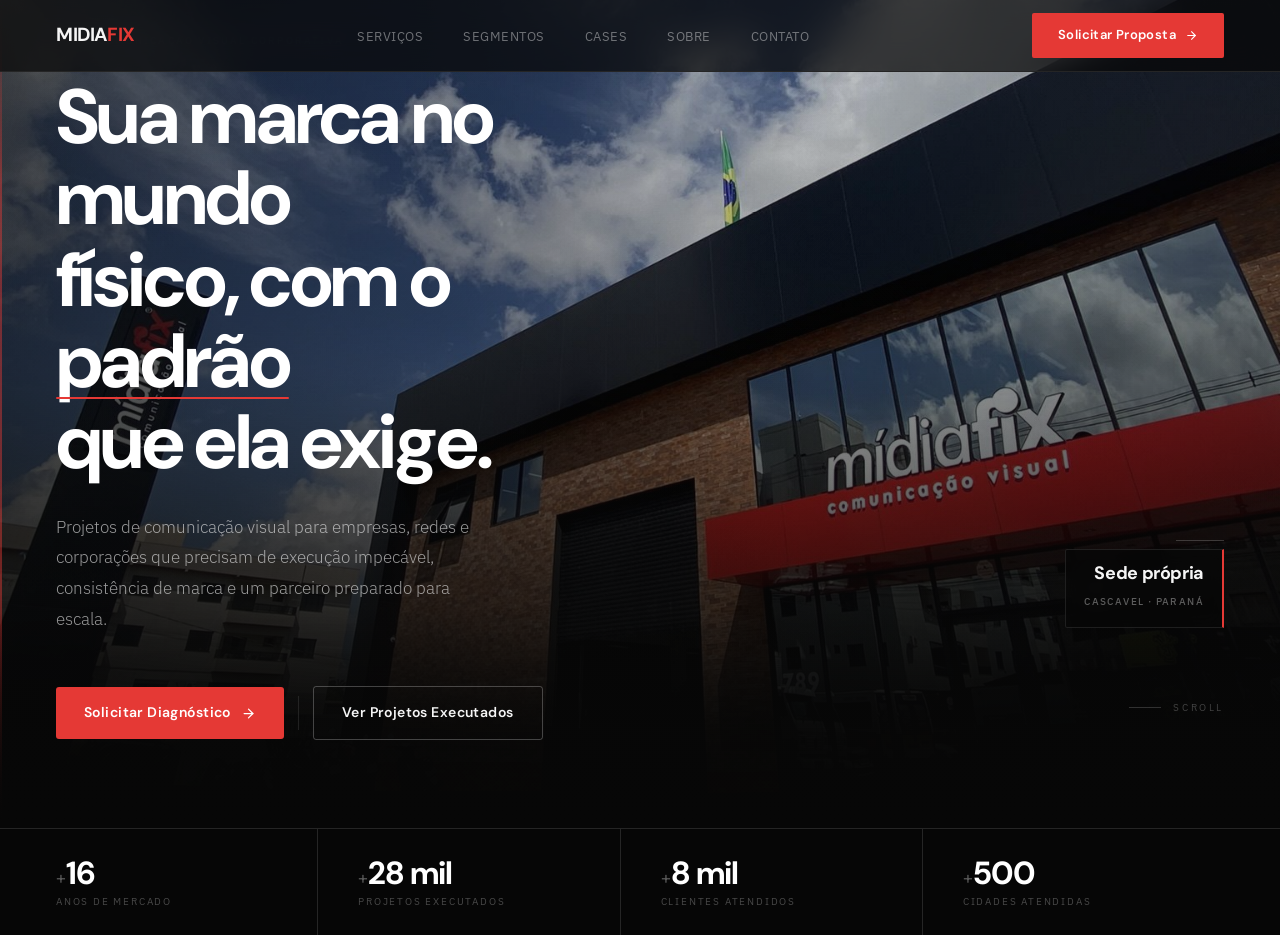
<file: midiafix-hero-final.html>
<!DOCTYPE html>
<html lang="pt-BR">
<head>
<meta charset="UTF-8">
<meta name="viewport" content="width=device-width, initial-scale=1.0">
<meta name="robots" content="noindex, nofollow">
<title>MIDIAFIX — Comunicação Visual Corporativa</title>
<link rel="preconnect" href="https://fonts.googleapis.com">
<link rel="preconnect" href="https://fonts.gstatic.com" crossorigin>
<link href="https://fonts.googleapis.com/css2?family=DM+Sans:opsz,wght@9..40,300;9..40,400;9..40,500;9..40,600;9..40,700&family=IBM+Plex+Sans:wght@300;400;500&display=swap" rel="stylesheet">
<link rel="stylesheet" href="assets/css/tokens.css">
<link rel="stylesheet" href="assets/css/components.css">

<style>
  /* Compat shim: nomes abreviados legados → tokens canônicos */
  :root {
    --red:   var(--mx-red);
    --red2:  var(--mx-red-dark);
    --black: var(--mx-grafite-deeper);
    --white: var(--mx-white);
    --gray:  var(--mx-gray-300);
    --brd:   var(--mx-border-subtle);
  }

  /* Fundo da página mais profundo (alinhado ao hero) */
  body { background: var(--mx-grafite-deeper); }

  /* ─── NAV (bespoke — fora do escopo desta consolidação) ─── */
  nav {
    position: fixed;
    top: 0; left: 0; right: 0;
    z-index: 100;
    display: flex;
    align-items: center;
    justify-content: space-between;
    padding: 0 56px;
    height: 72px;
    border-bottom: 1px solid var(--brd);
    background: rgba(7,7,7,0.72);
    backdrop-filter: blur(18px);
    -webkit-backdrop-filter: blur(18px);
  }
  .nav-logo {
    font-family: 'DM Sans', sans-serif;
    font-size: 19px;
    font-weight: 700;
    letter-spacing: -0.02em;
    color: var(--white);
    text-decoration: none;
  }
  .nav-logo em { font-style: normal; color: var(--red); }
  .nav-links {
    display: flex;
    gap: 40px;
    list-style: none;
  }
  .nav-links a {
    font-size: 12.5px;
    font-weight: 400;
    letter-spacing: 0.04em;
    color: rgba(242,242,242,0.42);
    text-decoration: none;
    text-transform: uppercase;
    transition: color 0.2s;
  }
  .nav-links a:hover { color: var(--white); }
  .nav-cta {
    display: inline-flex;
    align-items: center;
    gap: 9px;
    padding: 11px 26px;
    background: var(--red);
    color: #fff;
    font-family: 'DM Sans', sans-serif;
    font-size: 13px;
    font-weight: 600;
    letter-spacing: 0.03em;
    text-decoration: none;
    border-radius: 2px;
    transition: background 0.2s;
  }
  .nav-cta:hover { background: var(--red2); }
  .nav-cta svg { width: 13px; height: 13px; }
  @media (max-width: 900px) {
    .nav-links { display: none; }
    nav { padding: 0 28px; }
  }
</style>
</head>
<body>

<!-- NAV -->
<nav>
  <a href="#" class="nav-logo">MIDIA<em>FIX</em></a>
  <ul class="nav-links">
    <li><a href="#">Serviços</a></li>
    <li><a href="#">Segmentos</a></li>
    <li><a href="#">Cases</a></li>
    <li><a href="#">Sobre</a></li>
    <li><a href="#">Contato</a></li>
  </ul>
  <a href="#" class="nav-cta">
    Solicitar Proposta
    <svg viewBox="0 0 24 24" fill="none" stroke="currentColor" stroke-width="2" stroke-linecap="round" stroke-linejoin="round">
      <line x1="5" y1="12" x2="19" y2="12"/>
      <polyline points="12 5 19 12 12 19"/>
    </svg>
  </a>
</nav>

<!-- HERO CANÔNICO (.mx-hero — assets/css/components.css) -->
<section class="mx-hero">
  <div class="mx-hero-bg" style="background-image:url('assets/img/hero.jpg'); --hero-position:center 72%;"></div>
  <div class="mx-hero-overlay"></div>
  <div class="mx-hero-accent"></div>

  <div class="mx-hero-content">
    <div class="mx-eyebrow">
      <div class="mx-eyebrow-line"></div>
      <span class="mx-eyebrow-text">Comunicação Visual Corporativa</span>
    </div>

    <h1 class="mx-h1">
      Sua marca no mundo<br>
      físico, com o <span class="mx-highlight">padrão</span><br>
      que ela exige.
    </h1>

    <p class="mx-body-lg">
      Projetos de comunicação visual para empresas, redes e corporações
      que precisam de execução impecável, consistência de marca
      e um parceiro preparado para escala.
    </p>

    <div class="mx-hero-actions">
      <a href="#" class="btn btn-primary btn-md">
        Solicitar Diagnóstico
        <svg viewBox="0 0 24 24" fill="none" stroke="currentColor" stroke-width="2" stroke-linecap="round" stroke-linejoin="round">
          <line x1="5" y1="12" x2="19" y2="12"/>
          <polyline points="12 5 19 12 12 19"/>
        </svg>
      </a>
      <div class="btn-divider"></div>
      <a href="#" class="btn btn-outline btn-md">Ver Projetos Executados</a>
    </div>
  </div>

  <!-- Scroll indicator -->
  <div class="mx-hero-scroll">
    <div class="mx-hero-scroll-line"></div>
    Scroll
  </div>

  <!-- Callout arquitetônico — opcional, desktop only -->
  <div class="mx-hero-callout">
    <div class="mx-hero-callout-line"></div>
    <div class="mx-hero-callout-card">
      <strong>Sede própria</strong>
      <span>Cascavel · Paraná</span>
    </div>
  </div>
</section>

<!-- FAIXA DE MÉTRICAS FUNDIDA (.mx-hero-meta) -->
<div class="mx-hero-meta">
  <div class="mx-hero-meta-item">
    <div class="mx-hero-meta-value"><span class="mx-hero-meta-plus">+</span>16</div>
    <div class="mx-hero-meta-label">Anos de mercado</div>
  </div>
  <div class="mx-hero-meta-item">
    <div class="mx-hero-meta-value"><span class="mx-hero-meta-plus">+</span>28 mil</div>
    <div class="mx-hero-meta-label">Projetos executados</div>
  </div>
  <div class="mx-hero-meta-item">
    <div class="mx-hero-meta-value"><span class="mx-hero-meta-plus">+</span>8 mil</div>
    <div class="mx-hero-meta-label">Clientes atendidos</div>
  </div>
  <div class="mx-hero-meta-item">
    <div class="mx-hero-meta-value"><span class="mx-hero-meta-plus">+</span>500</div>
    <div class="mx-hero-meta-label">Cidades atendidas</div>
  </div>
</div>

</body>
</html>
</file>
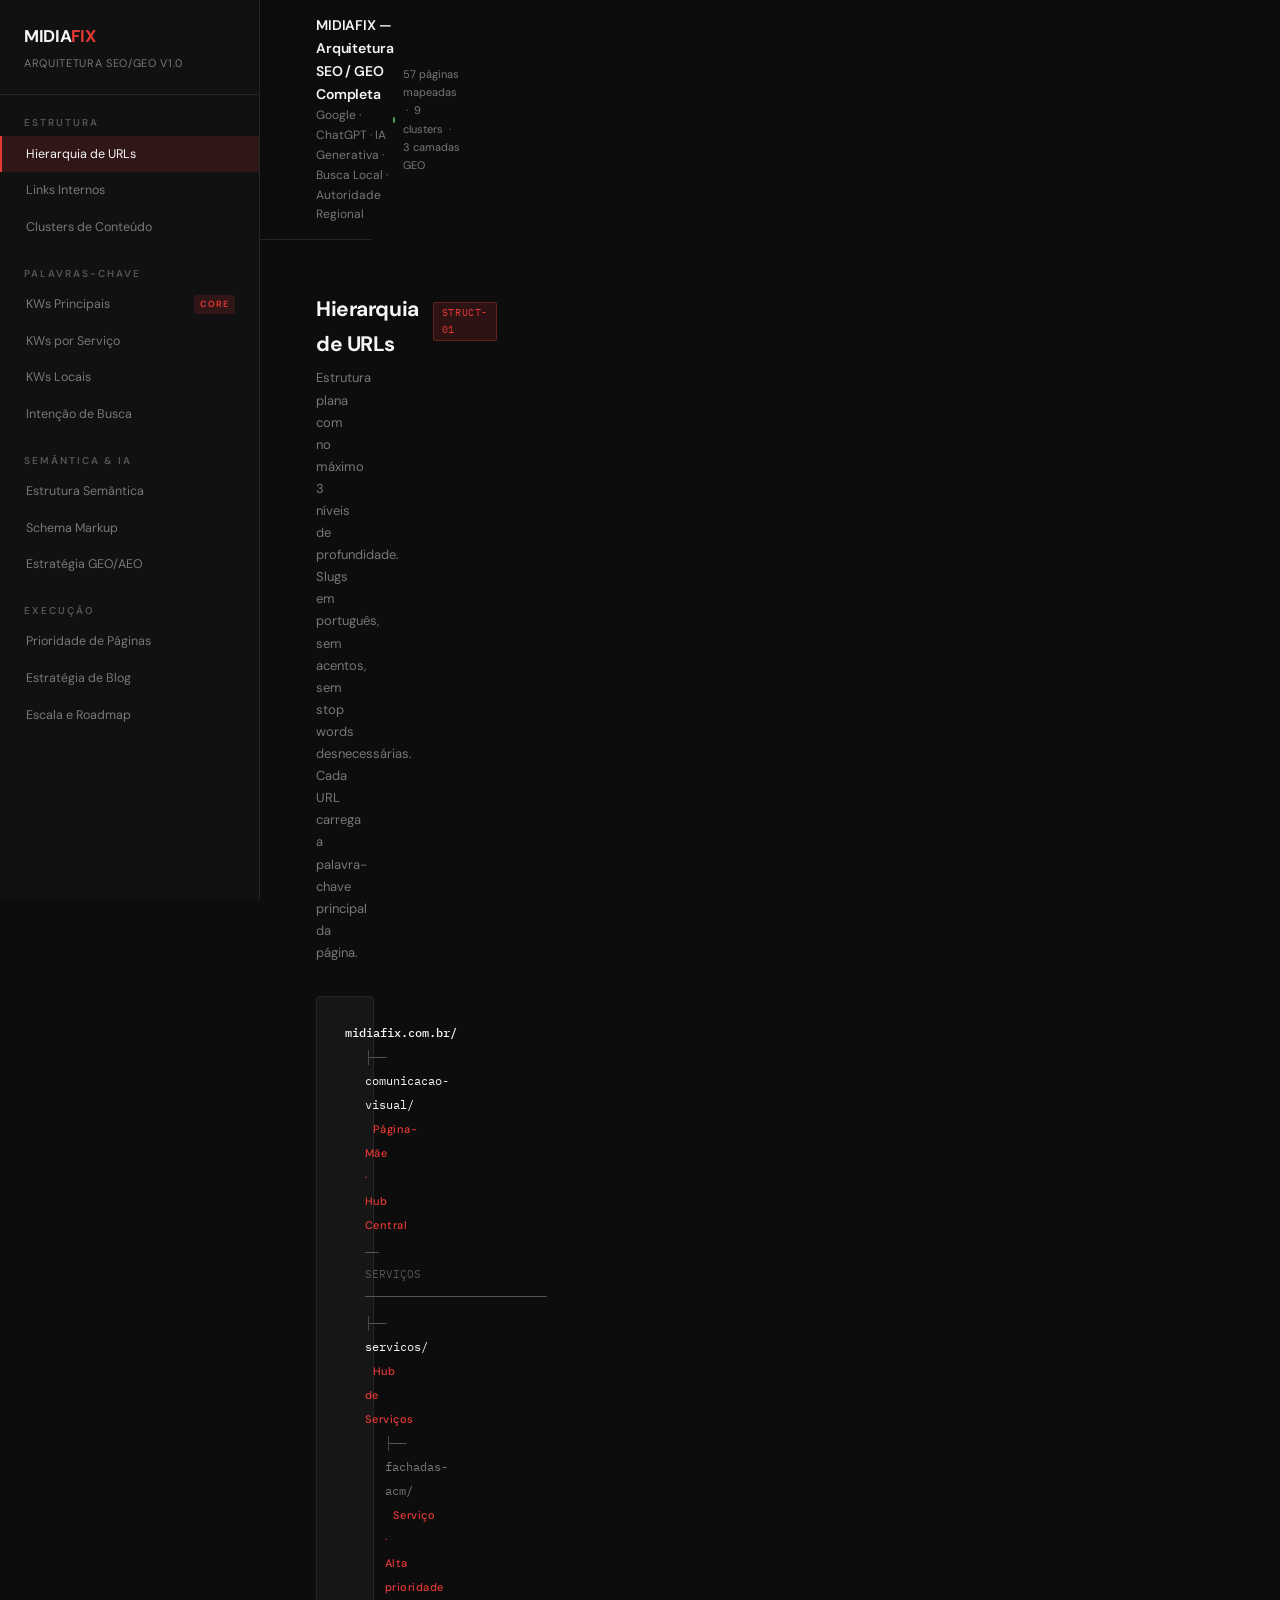
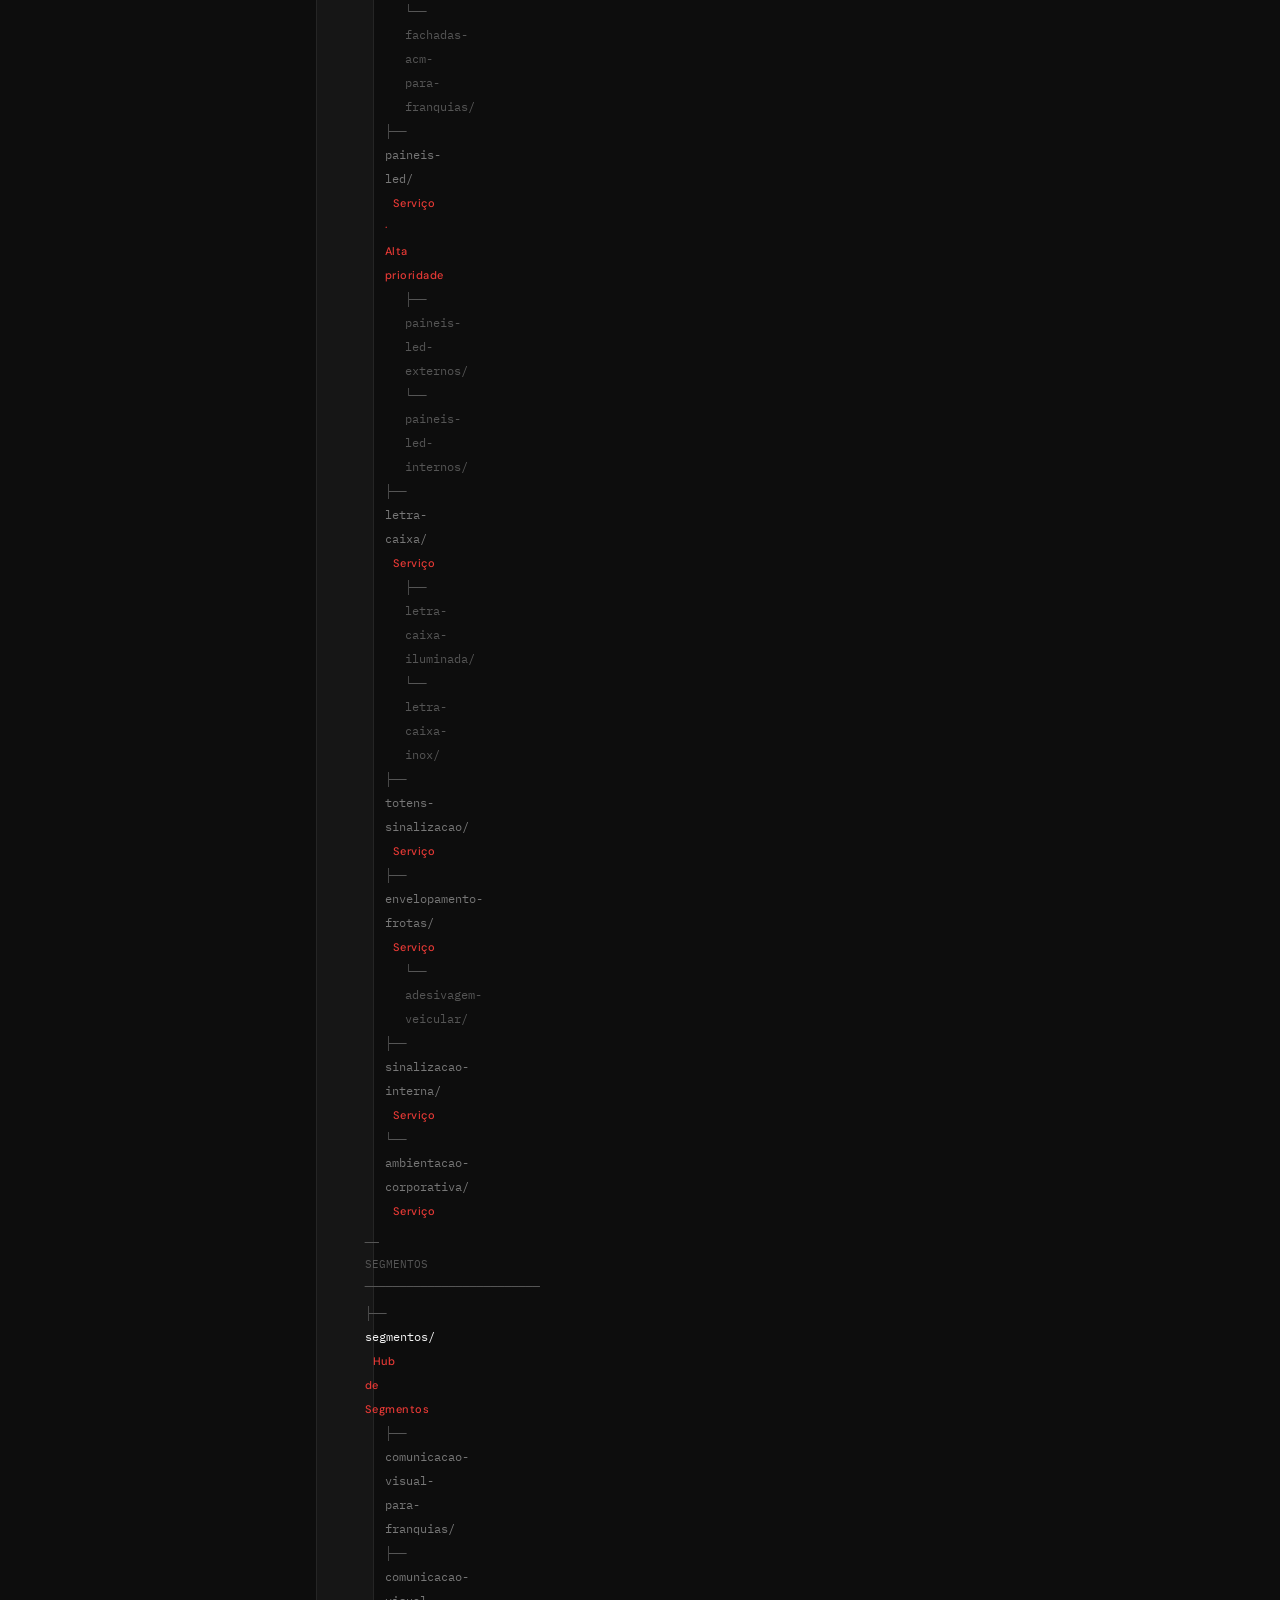
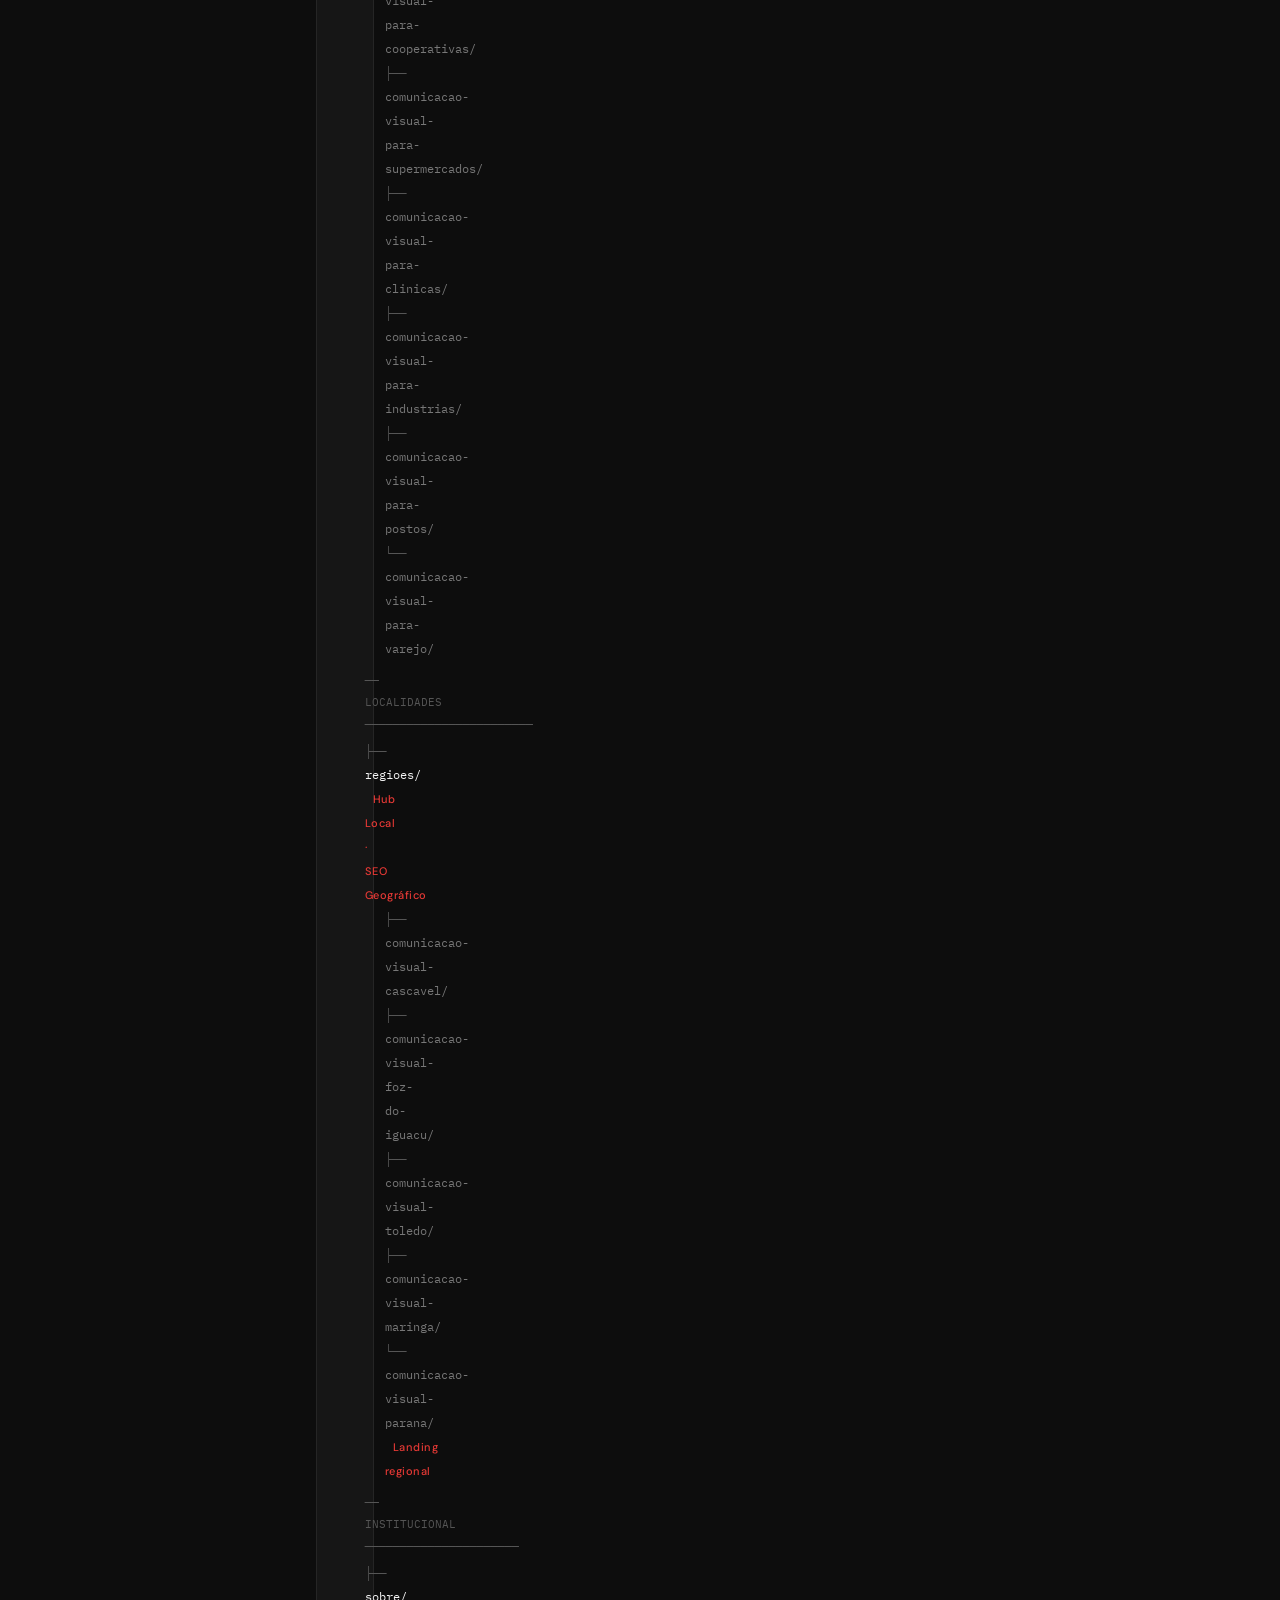
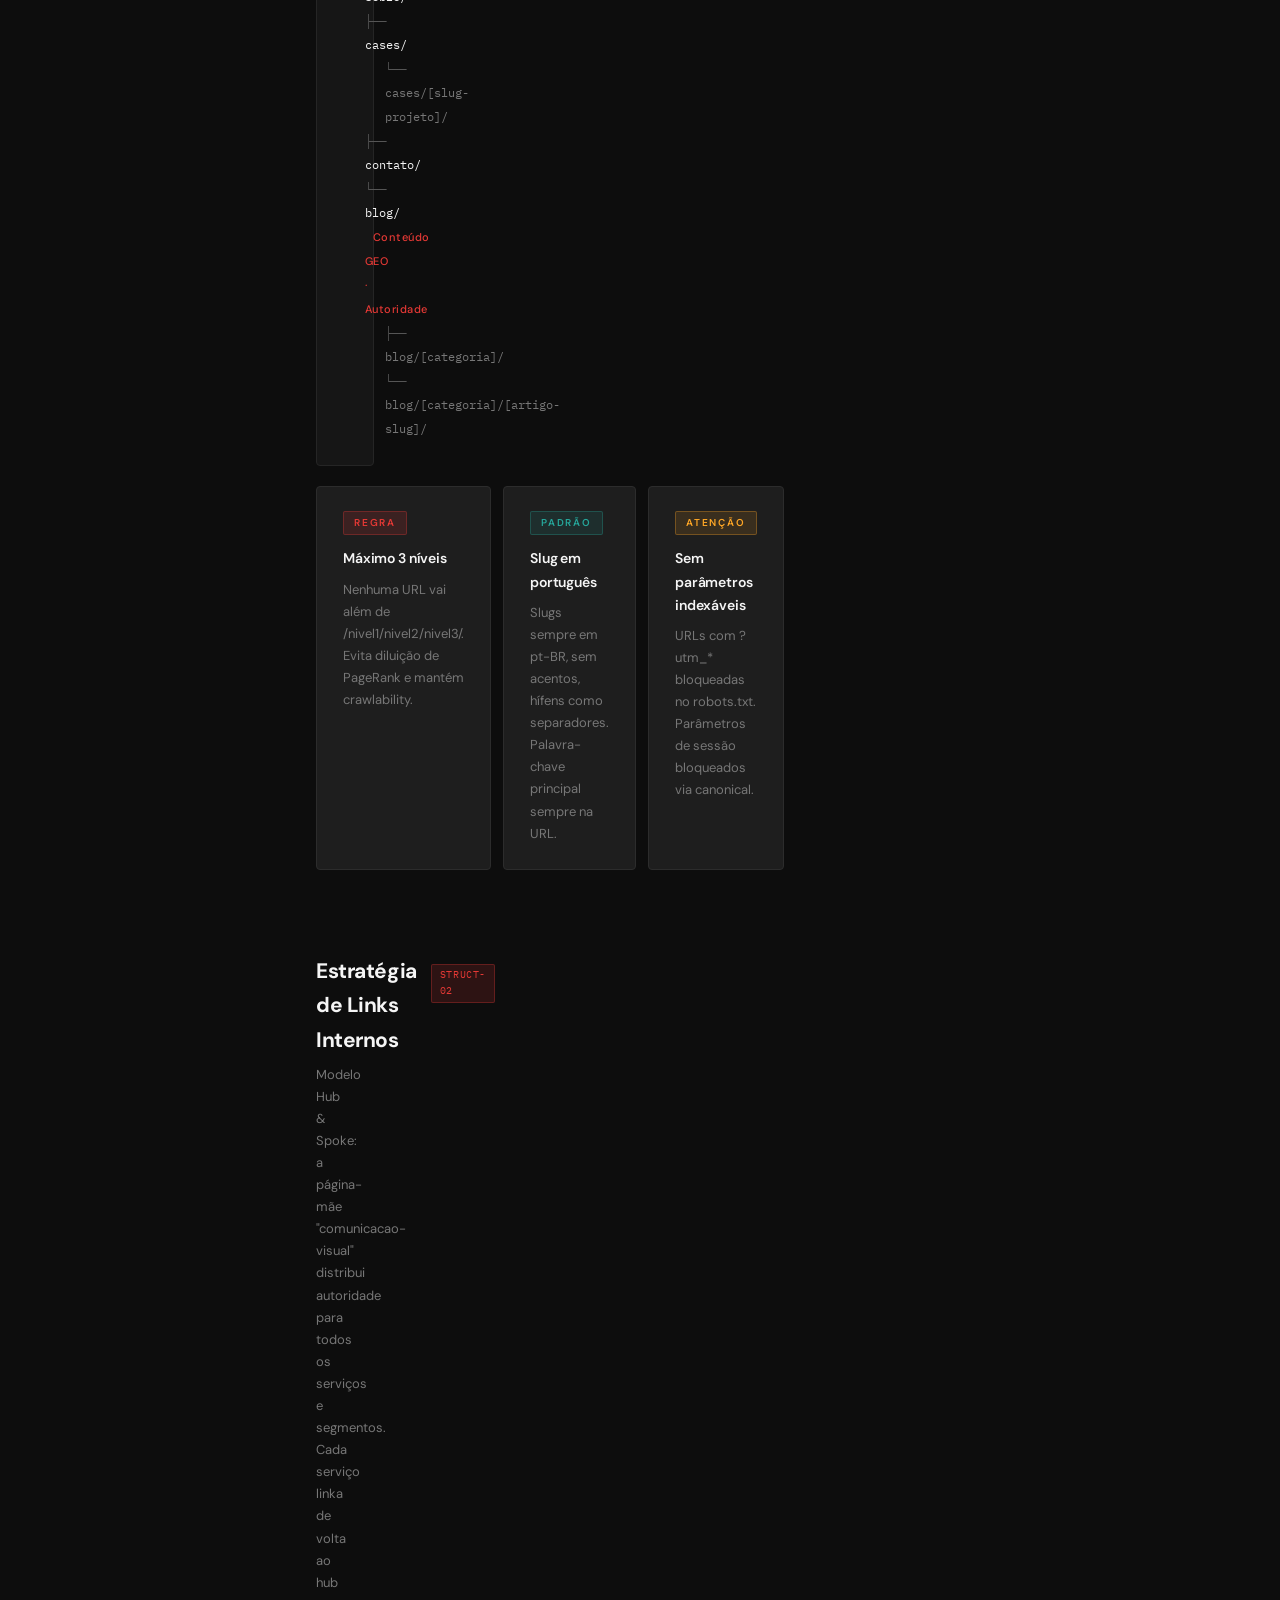
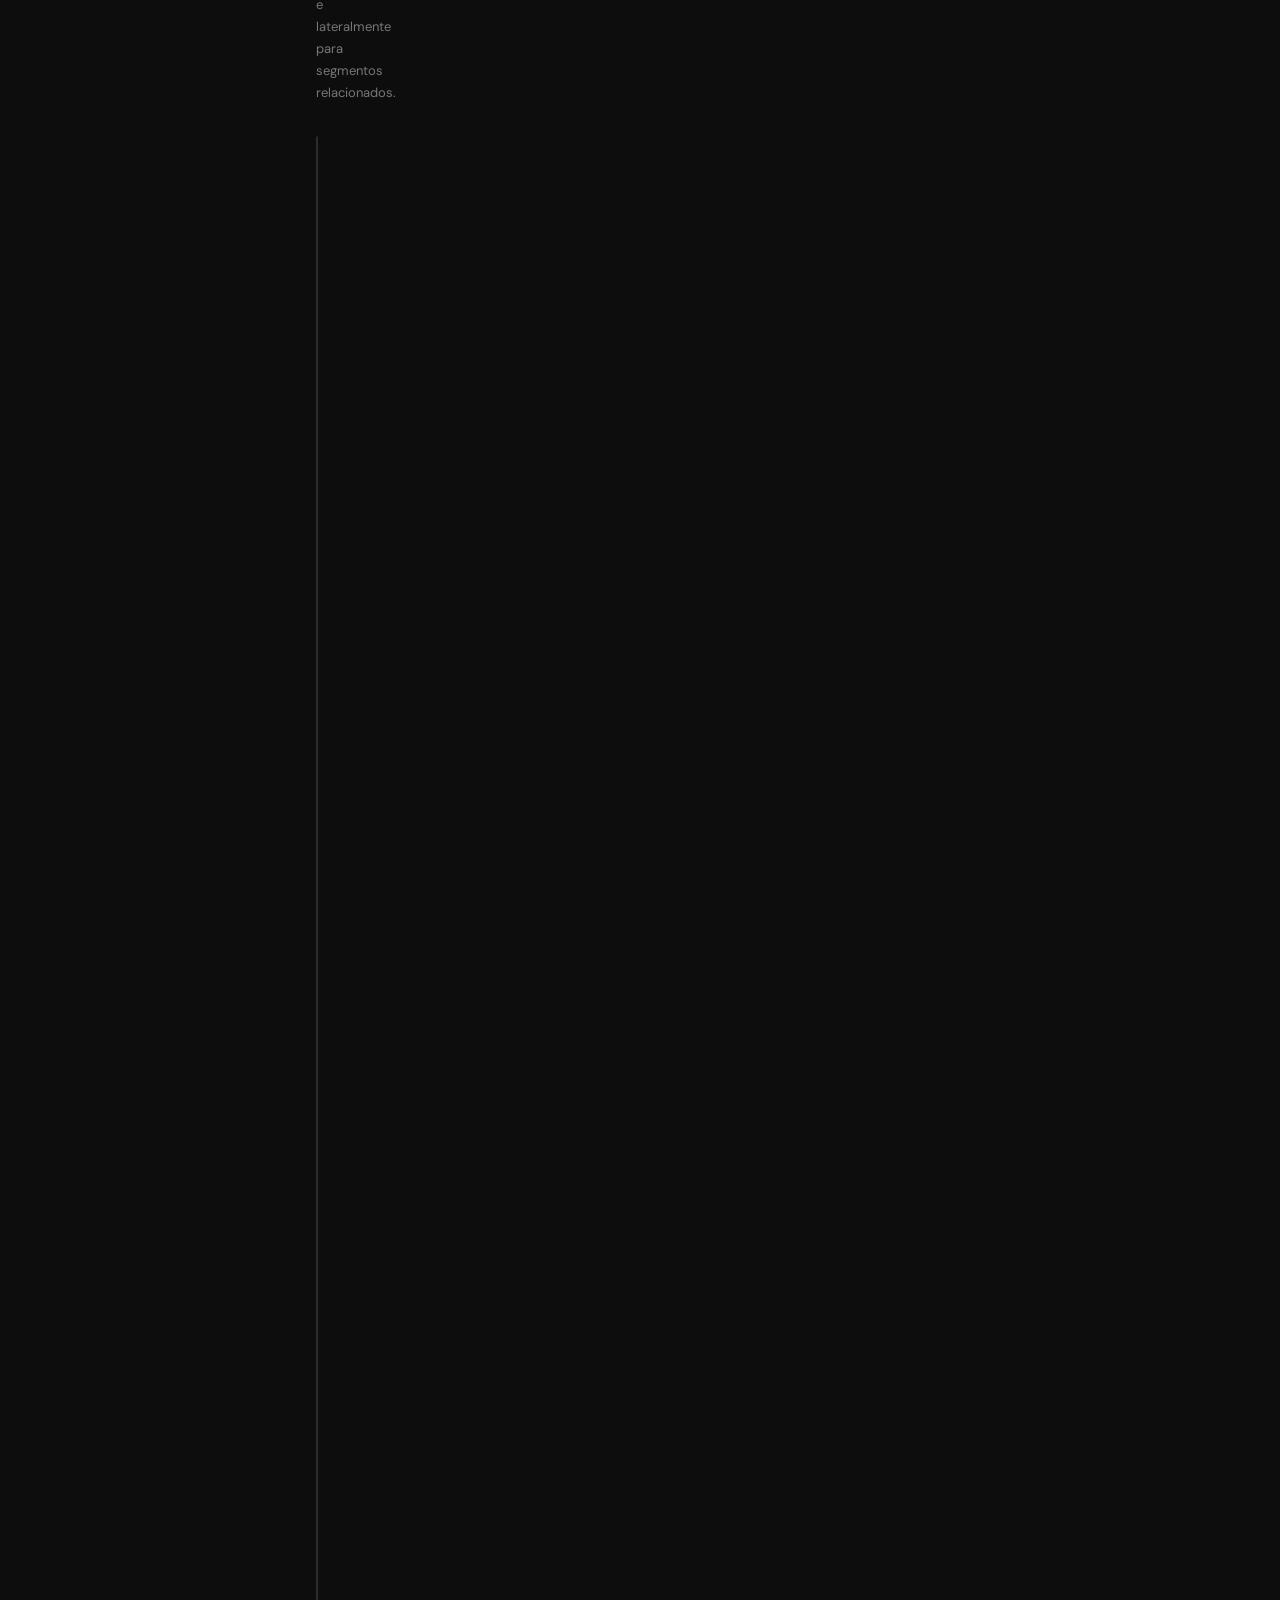
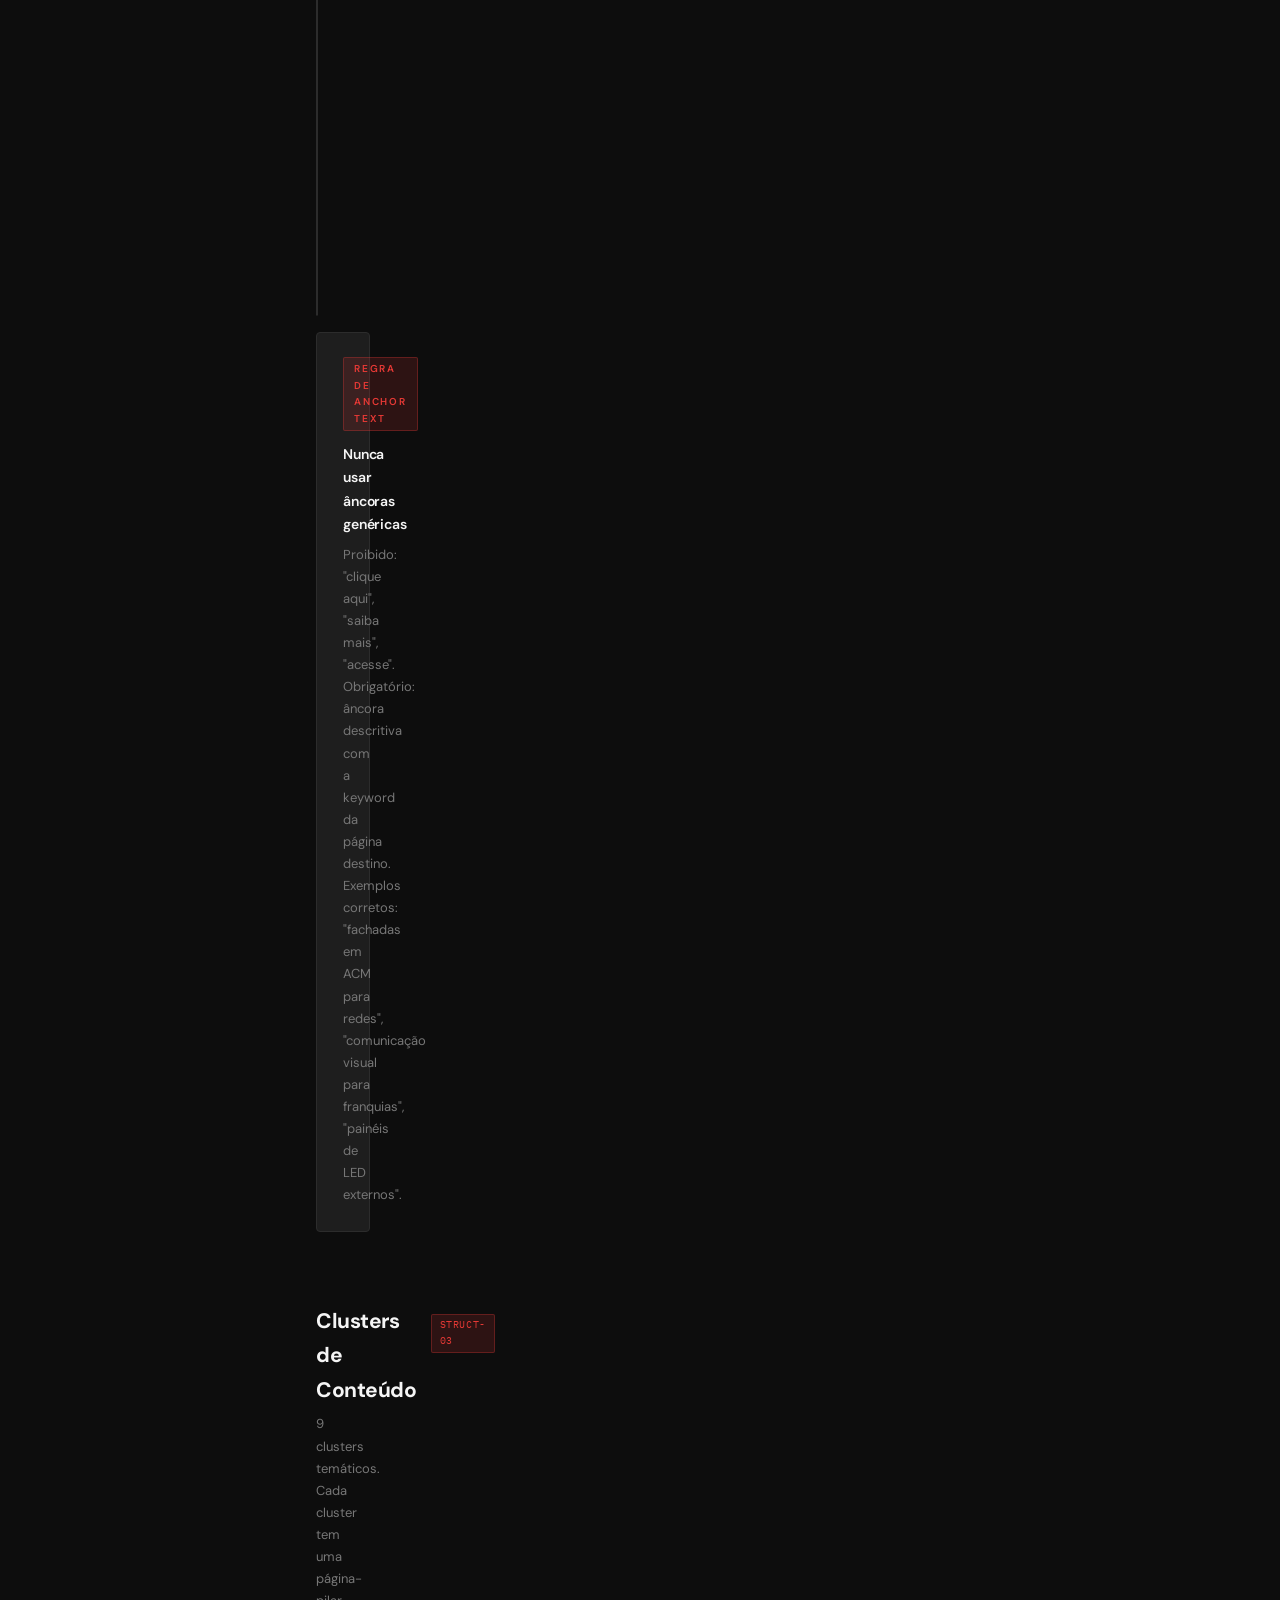
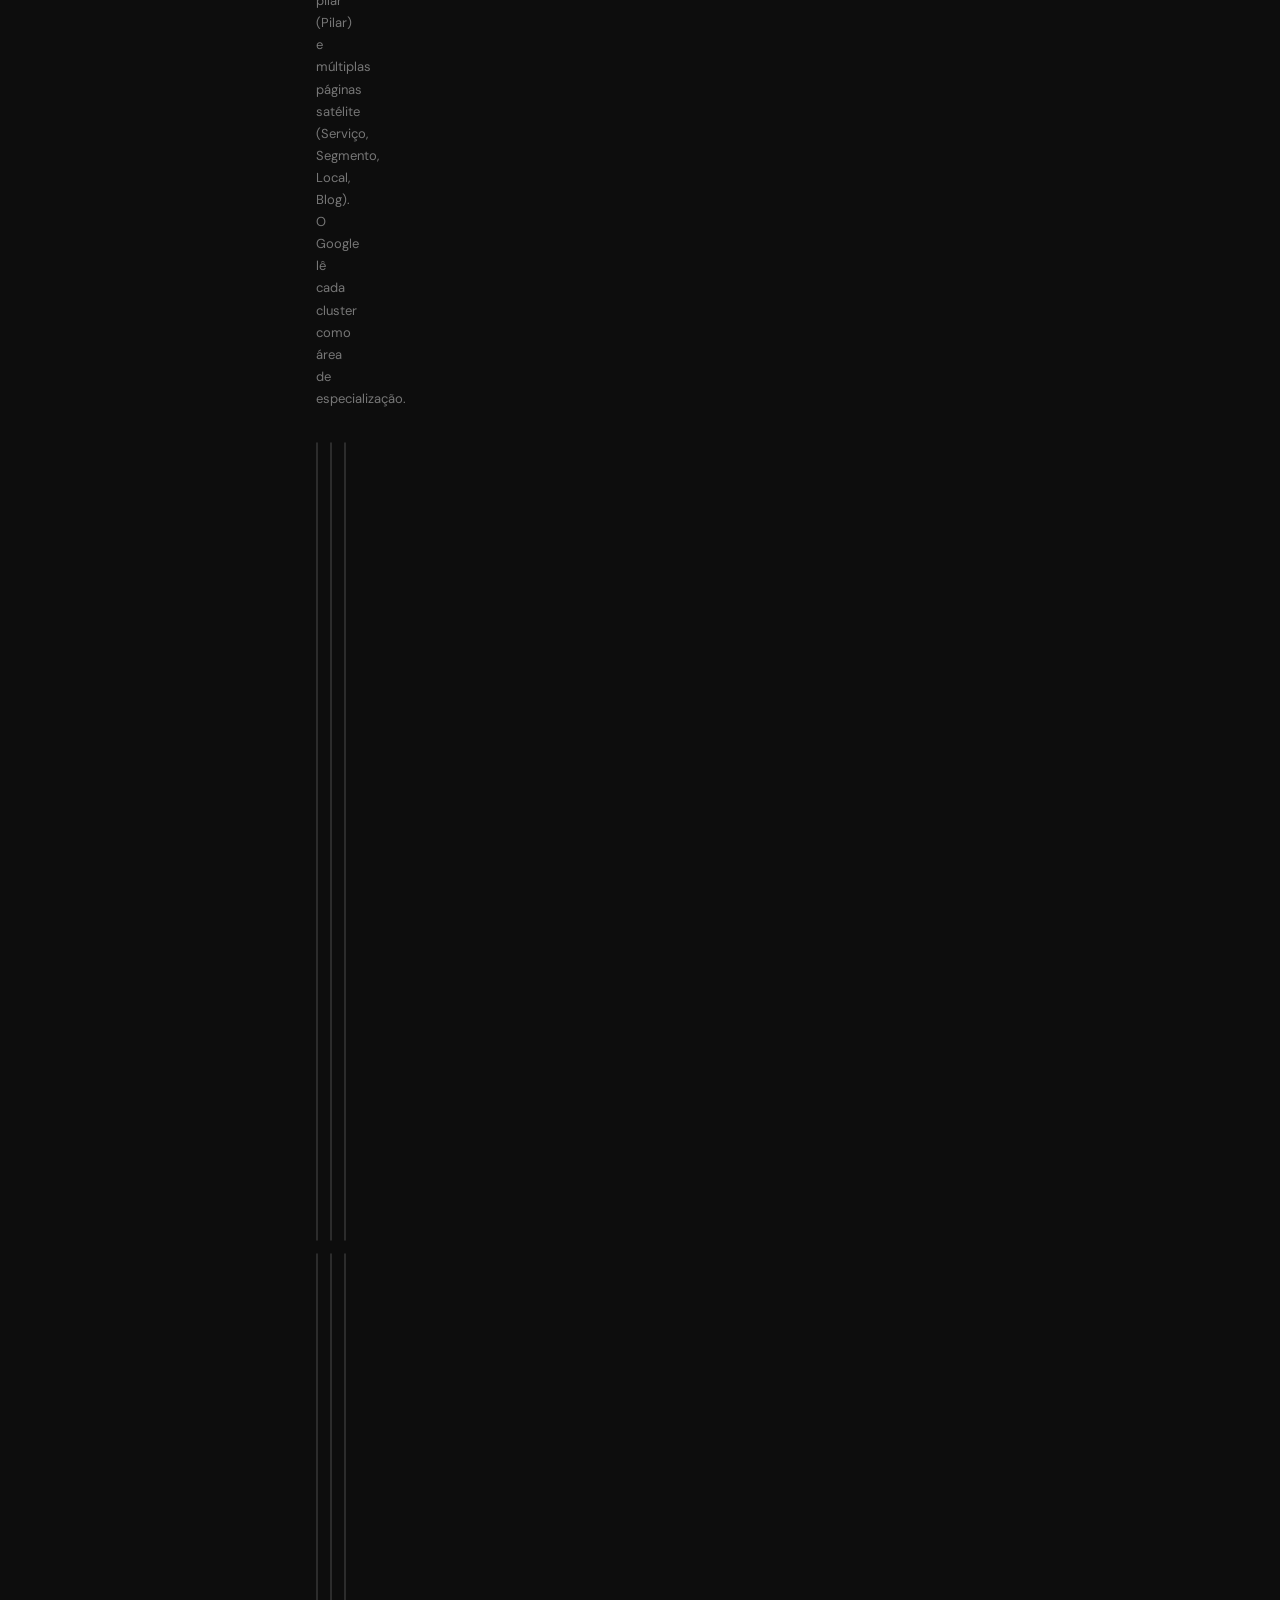
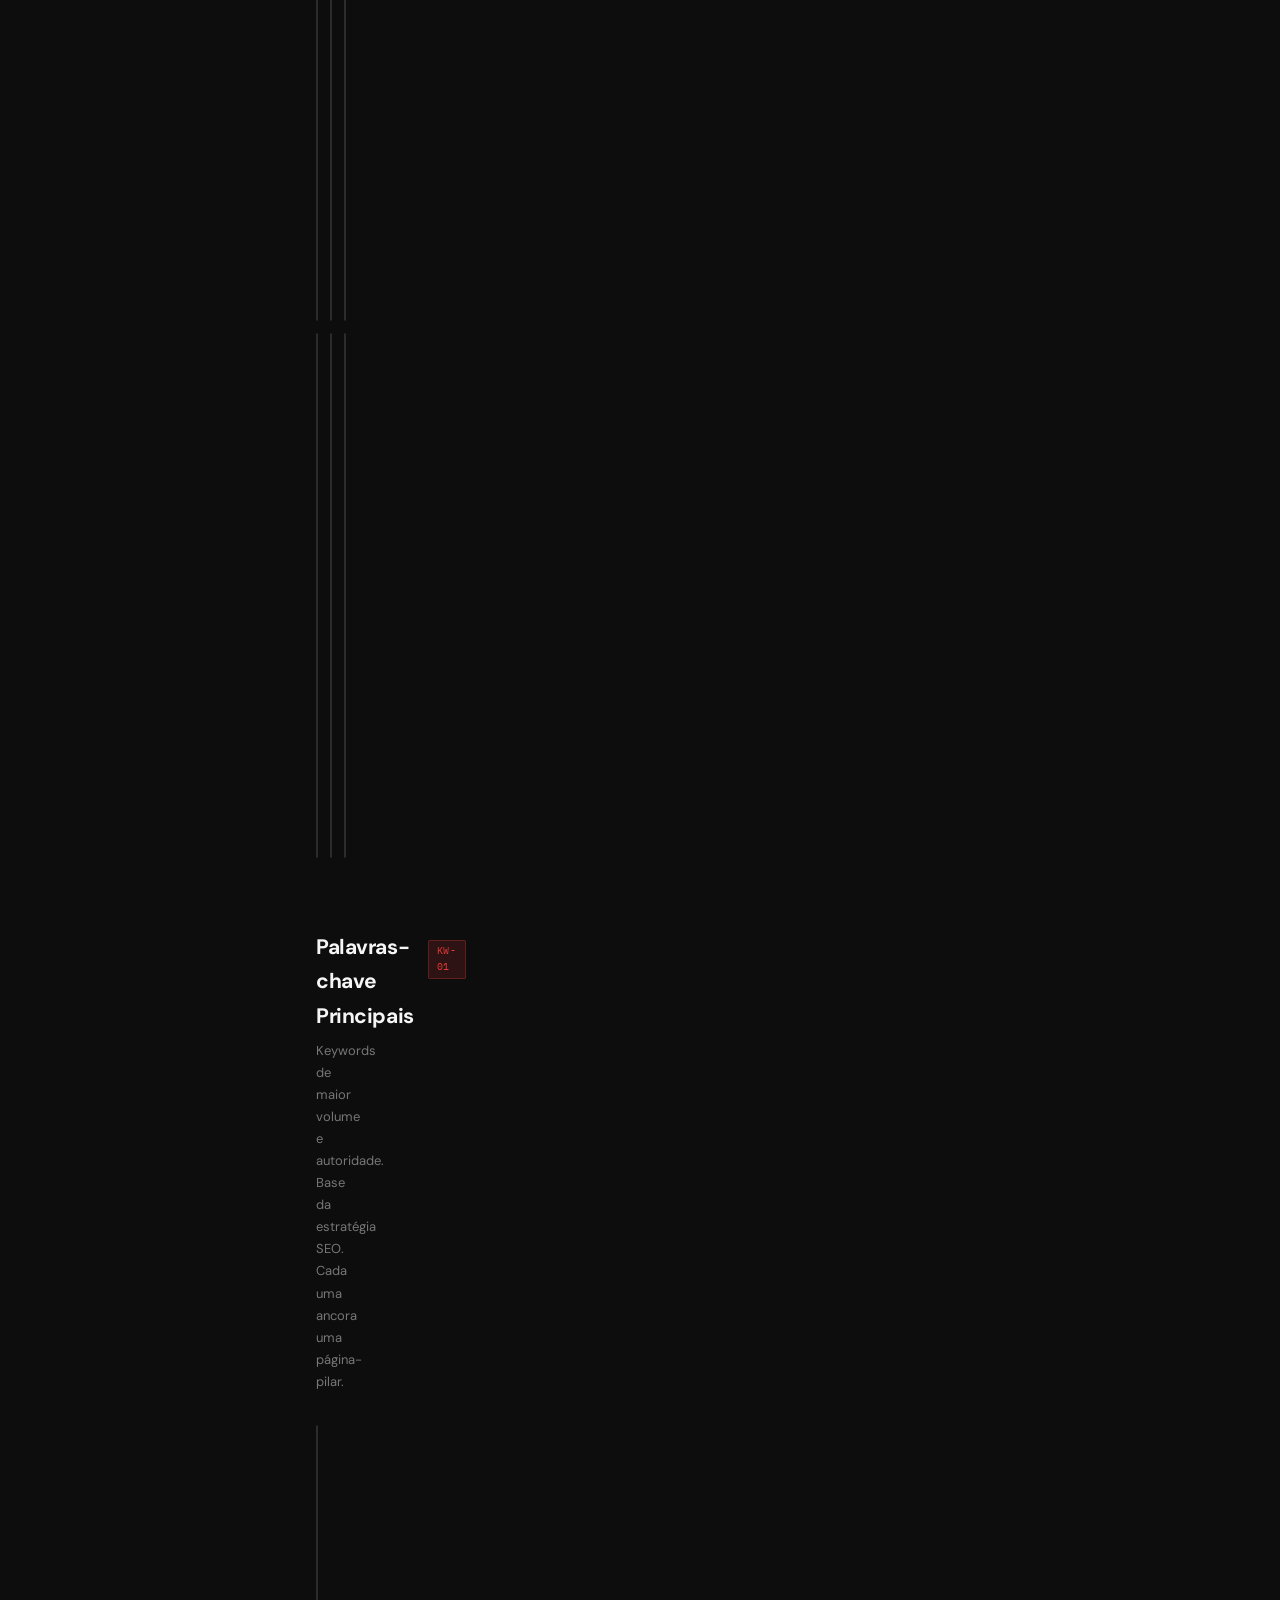
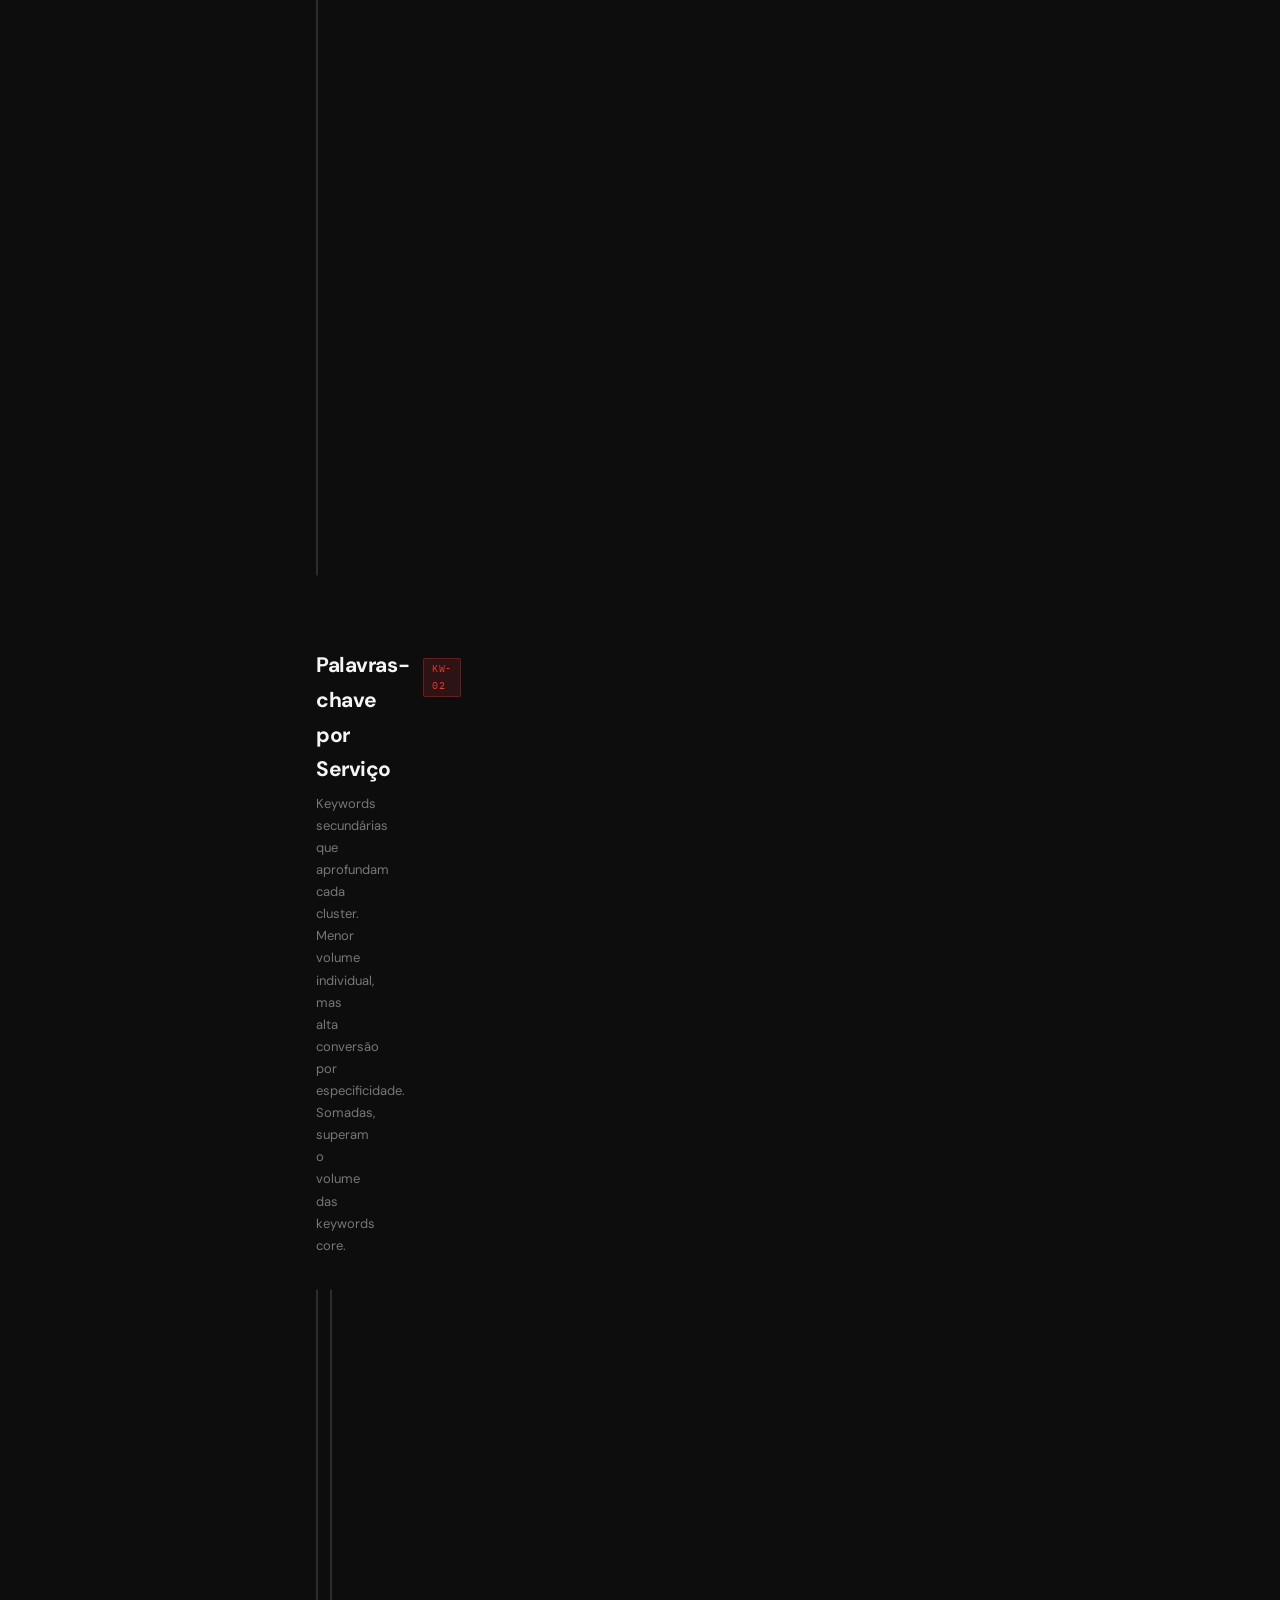
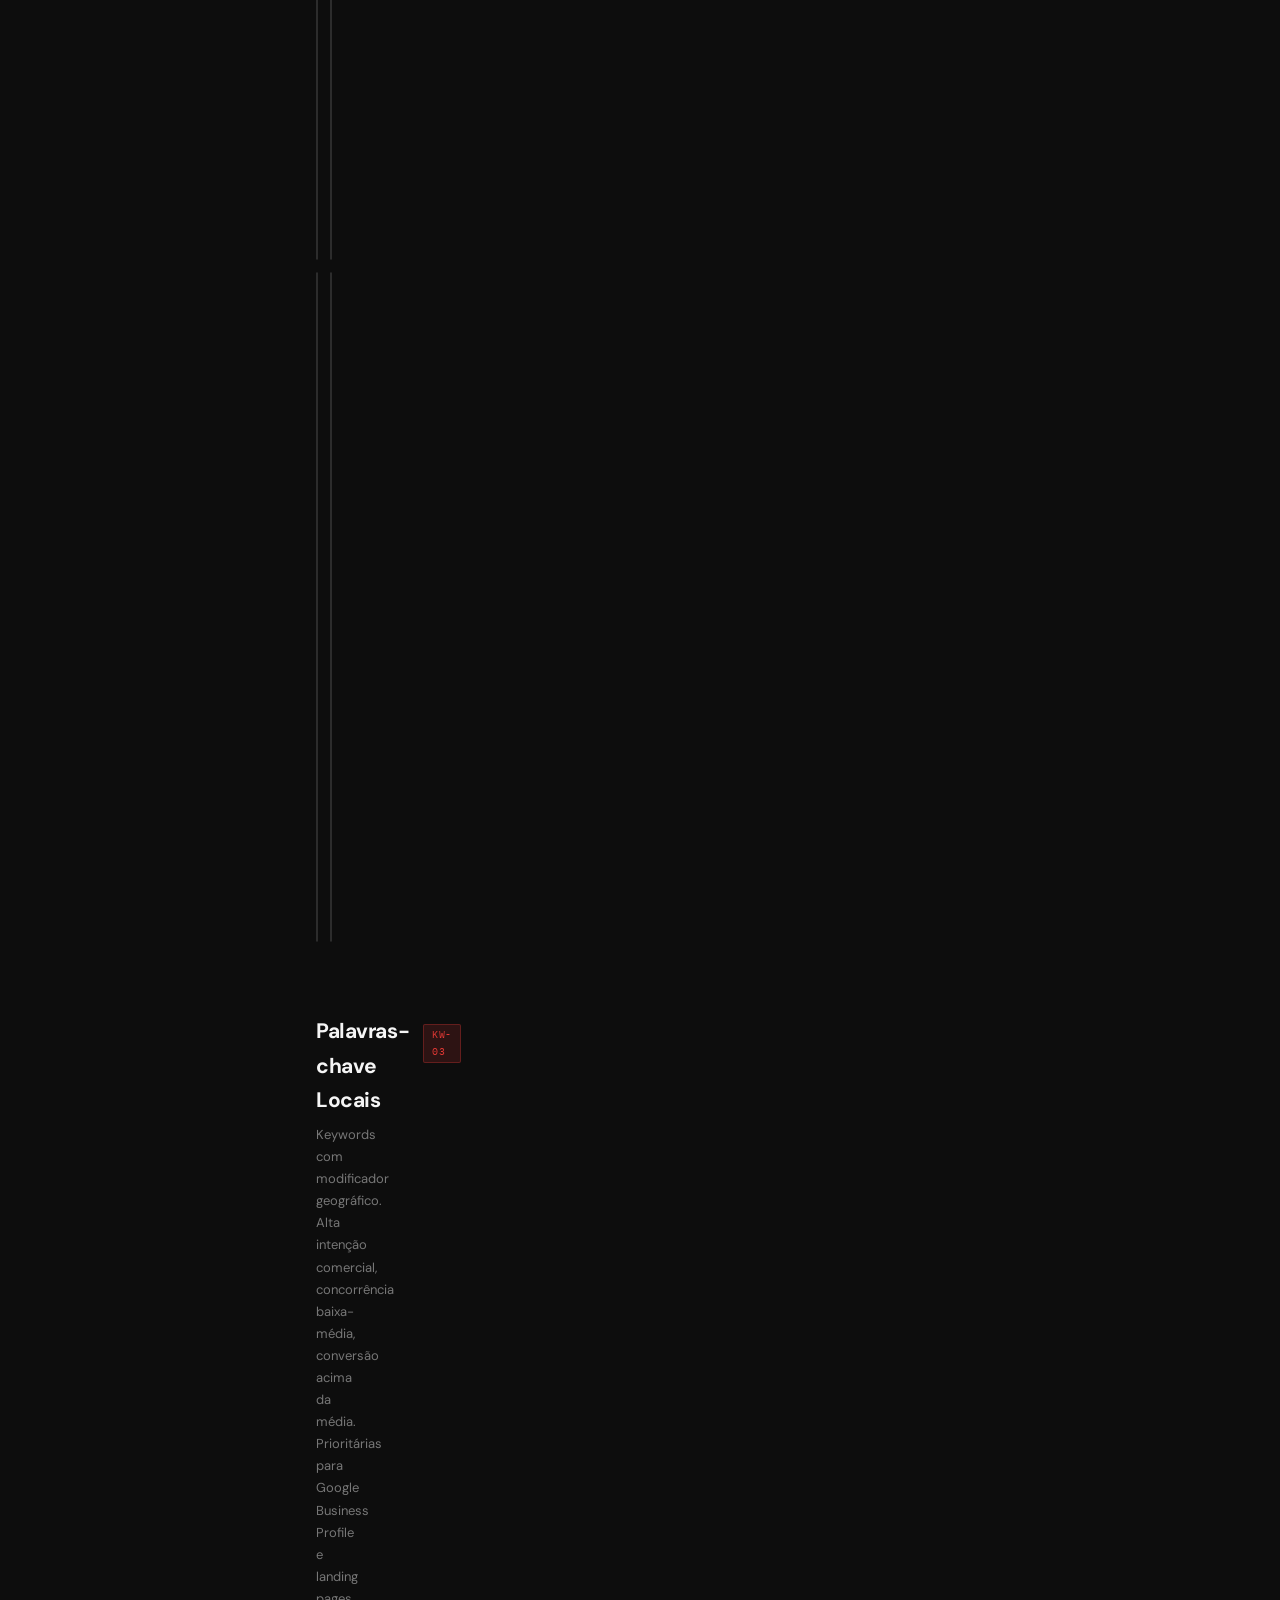
<file: midiafix-seo-geo-arquitetura.html>
<!DOCTYPE html>
<html lang="pt-BR">
<head>
<meta charset="UTF-8">
<meta name="viewport" content="width=device-width, initial-scale=1.0">
<meta name="robots" content="noindex, nofollow">
<title>MIDIAFIX — Arquitetura SEO/GEO Completa</title>
<link rel="preconnect" href="https://fonts.googleapis.com">
<link href="https://fonts.googleapis.com/css2?family=DM+Sans:opsz,wght@9..40,400;9..40,500;9..40,600;9..40,700&family=IBM+Plex+Mono:wght@400;500&display=swap" rel="stylesheet">
<link rel="stylesheet" href="assets/css/tokens.css">
<style>
/* Tokens de marca em assets/css/tokens.css. Abaixo: shim de compat
   (nomes legados → canônicos) + paleta exclusiva da documentação. */
:root {
  /* — marca (canônico) — */
  --bg:       var(--mx-surface-0);
  --bg2:      var(--mx-surface-1);
  --bg3:      var(--mx-surface-2);
  --red:      var(--mx-red);
  --red-dim:  var(--mx-red-15);
  --white:    var(--mx-white);
  --brd:      var(--mx-border-subtle);
  --brd2:     var(--mx-border-mid);

  /* — chrome local da documentação (fora do sistema de marca) — */
  --bg4:      #1E1E1E;
  --bg5:      #242424;
  --red-brd:  rgba(229,57,53,0.3);
  --gray1:    #777777;
  --gray2:    #555555;
  --teal:     #26A69A;
  --teal-dim: rgba(38,166,154,0.12);
  --teal-brd: rgba(38,166,154,0.3);
  --amber:    #FFA726;
  --amber-dim:rgba(255,167,38,0.12);
  --amber-brd:rgba(255,167,38,0.3);
  --blue:     #42A5F5;
  --blue-dim: rgba(66,165,245,0.12);
  --blue-brd: rgba(66,165,245,0.3);
  --purple:   #AB47BC;
  --purple-dim:rgba(171,71,188,0.12);
  --purple-brd:rgba(171,71,188,0.3);
}
*,*::before,*::after{box-sizing:border-box;margin:0;padding:0}
html{font-size:15px;scroll-behavior:smooth}
body{background:var(--bg);color:var(--white);font-family:'DM Sans',sans-serif;line-height:1.65;-webkit-font-smoothing:antialiased;display:grid;grid-template-columns:260px 1fr;min-height:100vh}

/* ── SIDEBAR ── */
aside{position:fixed;top:0;width:260px;height:100vh;overflow-y:auto;background:var(--bg2);border-right:1px solid var(--brd);padding-bottom:40px;z-index:50}
.sb-logo{padding:22px 24px;border-bottom:1px solid var(--brd);display:flex;flex-direction:column;gap:4px}
.sb-logo-mark{font-size:17px;font-weight:700;letter-spacing:-.02em;color:var(--white)}
.sb-logo-mark em{font-style:normal;color:var(--red)}
.sb-logo-sub{font-size:11px;color:var(--gray1);letter-spacing:.06em;text-transform:uppercase}
.sb-section{margin-top:6px}
.sb-section-label{padding:14px 24px 4px;font-size:10px;font-weight:600;letter-spacing:.2em;text-transform:uppercase;color:var(--gray2)}
.sb-link{display:flex;align-items:center;justify-content:space-between;padding:8px 24px;font-size:12.5px;color:var(--gray1);cursor:pointer;border-left:2px solid transparent;transition:all .15s}
.sb-link:hover{color:var(--white);background:rgba(255,255,255,.03)}
.sb-link.active{color:var(--white);border-left-color:var(--red);background:var(--red-dim)}
.sb-link .badge{font-size:9px;font-weight:600;letter-spacing:.1em;text-transform:uppercase;padding:2px 6px;border-radius:2px;background:var(--red-dim);color:var(--red)}

/* ── MAIN ── */
main{margin-left:260px;min-height:100vh}
.topbar{position:sticky;top:0;background:rgba(13,13,13,.97);backdrop-filter:blur(10px);border-bottom:1px solid var(--brd);padding:14px 56px;display:flex;align-items:center;justify-content:space-between;z-index:40}
.topbar-title{font-size:14px;font-weight:600;color:var(--white);letter-spacing:-.01em}
.topbar-sub{font-size:12px;color:var(--gray1)}
.topbar-meta{display:flex;align-items:center;gap:8px;font-size:11px;color:var(--gray1)}
.dot-green{width:6px;height:6px;border-radius:50%;background:#4CAF50}

.page{padding:52px 56px 80px}
@media(max-width:900px){
  body{grid-template-columns:1fr}
  aside{position:relative;width:100%;height:auto}
  main{margin-left:0}
  .topbar,.page{padding-left:24px;padding-right:24px}
}

/* ── SECTION ── */
.sec{margin-bottom:72px}
.sec-title{display:flex;align-items:baseline;gap:14px;margin-bottom:6px}
.sec-title h2{font-size:21px;font-weight:700;color:var(--white);letter-spacing:-.02em}
.sec-id{font-family:'IBM Plex Mono',monospace;font-size:10px;color:var(--red);letter-spacing:.06em;background:var(--red-dim);border:1px solid var(--red-brd);padding:2px 8px;border-radius:2px}
.sec-desc{font-size:13px;color:var(--gray1);max-width:580px;line-height:1.7;margin-bottom:32px}

/* ── CARDS ── */
.card{background:var(--bg4);border:1px solid var(--brd2);border-radius:4px;padding:24px 26px;margin-bottom:12px}
.card-head{display:flex;align-items:center;gap:12px;margin-bottom:12px}
.card-label{font-size:10px;font-weight:600;letter-spacing:.18em;text-transform:uppercase;padding:3px 10px;border-radius:2px}
.card-label.red   {background:var(--red-dim);   color:var(--red);   border:1px solid var(--red-brd)}
.card-label.teal  {background:var(--teal-dim);  color:var(--teal);  border:1px solid var(--teal-brd)}
.card-label.amber {background:var(--amber-dim); color:var(--amber); border:1px solid var(--amber-brd)}
.card-label.blue  {background:var(--blue-dim);  color:var(--blue);  border:1px solid var(--blue-brd)}
.card-label.purple{background:var(--purple-dim);color:var(--purple);border:1px solid var(--purple-brd)}
.card-label.gray  {background:var(--bg5);       color:var(--gray1); border:1px solid var(--brd2)}
.card h3{font-size:14px;font-weight:600;color:var(--white);letter-spacing:-.01em}
.card p{font-size:13px;color:var(--gray1);line-height:1.7;margin-top:8px}

/* ── GRID ── */
.grid2{display:grid;grid-template-columns:1fr 1fr;gap:12px}
.grid3{display:grid;grid-template-columns:1fr 1fr 1fr;gap:12px}
@media(max-width:700px){.grid2,.grid3{grid-template-columns:1fr}}

/* ── URL TREE ── */
.url-tree{font-family:'IBM Plex Mono',monospace;font-size:12px;line-height:2;color:var(--gray1);background:var(--bg3);border:1px solid var(--brd);border-radius:4px;padding:24px 28px}
.url-tree .root{color:var(--white);font-weight:500}
.url-tree .l1{color:var(--white);padding-left:20px}
.url-tree .l2{color:var(--gray1);padding-left:40px}
.url-tree .l3{color:var(--gray2);padding-left:60px}
.url-tree .note{color:var(--red);font-size:11px;margin-left:8px;font-family:'DM Sans',sans-serif;font-weight:500;letter-spacing:.04em}
.url-tree .branch{color:var(--gray2);margin-right:6px}

/* ── KW TABLE ── */
.kw-table{width:100%;border-collapse:collapse;font-size:12.5px}
.kw-table th{text-align:left;padding:10px 14px;font-size:10px;font-weight:600;letter-spacing:.15em;text-transform:uppercase;color:var(--gray2);border-bottom:1px solid var(--brd)}
.kw-table td{padding:11px 14px;border-bottom:1px solid var(--brd);vertical-align:top;line-height:1.55}
.kw-table tr:last-child td{border-bottom:none}
.kw-table td:first-child{font-family:'IBM Plex Mono',monospace;font-size:11.5px;color:var(--white)}
.kw-table td:nth-child(2){color:var(--gray1)}
.vol-pill{display:inline-block;font-size:10px;font-weight:600;letter-spacing:.06em;padding:2px 8px;border-radius:2px}
.vol-high{background:var(--teal-dim);color:var(--teal);border:1px solid var(--teal-brd)}
.vol-mid {background:var(--amber-dim);color:var(--amber);border:1px solid var(--amber-brd)}
.vol-low {background:var(--bg5);color:var(--gray1);border:1px solid var(--brd2)}
.int-pill{display:inline-block;font-size:10px;padding:2px 8px;border-radius:2px}
.int-c{background:var(--red-dim);color:var(--red);border:1px solid var(--red-brd)}
.int-i{background:var(--blue-dim);color:var(--blue);border:1px solid var(--blue-brd)}
.int-n{background:var(--teal-dim);color:var(--teal);border:1px solid var(--teal-brd)}

/* ── CLUSTER VISUAL ── */
.cluster-wrap{display:grid;grid-template-columns:repeat(3,1fr);gap:12px}
@media(max-width:700px){.cluster-wrap{grid-template-columns:1fr}}
.cluster-card{background:var(--bg3);border:1px solid var(--brd2);border-radius:4px;overflow:hidden}
.cluster-head{padding:16px 20px;border-bottom:1px solid var(--brd)}
.cluster-head .cluster-title{font-size:13px;font-weight:600;color:var(--white);margin-bottom:4px}
.cluster-head .cluster-url{font-family:'IBM Plex Mono',monospace;font-size:10px;color:var(--red)}
.cluster-pages{list-style:none;padding:12px 0}
.cluster-page{display:flex;align-items:flex-start;gap:10px;padding:8px 20px;font-size:12px;color:var(--gray1);border-bottom:1px solid var(--brd);transition:background .15s}
.cluster-page:last-child{border-bottom:none}
.cluster-page:hover{background:var(--bg5);color:var(--white)}
.cluster-page .cp-type{flex-shrink:0;font-size:9px;font-weight:600;letter-spacing:.12em;text-transform:uppercase;padding:2px 6px;border-radius:2px;margin-top:1px}

/* ── SCHEMA BLOCK ── */
.schema-block{background:var(--bg3);border:1px solid var(--brd);border-left:2px solid var(--red);border-radius:0 4px 4px 0;padding:16px 20px;margin-bottom:10px}
.schema-block h4{font-size:12px;font-weight:600;color:var(--white);margin-bottom:6px;letter-spacing:.02em}
.schema-block p{font-size:12px;color:var(--gray1);line-height:1.65}
.schema-block code{font-family:'IBM Plex Mono',monospace;font-size:11px;color:var(--amber);background:var(--amber-dim);padding:1px 5px;border-radius:2px}

/* ── INTENT ROW ── */
.intent-table{width:100%;border-collapse:collapse;font-size:12.5px}
.intent-table th{text-align:left;padding:10px 14px;font-size:10px;font-weight:600;letter-spacing:.15em;text-transform:uppercase;color:var(--gray2);border-bottom:1px solid var(--brd)}
.intent-table td{padding:12px 14px;border-bottom:1px solid var(--brd);vertical-align:top;line-height:1.6}
.intent-table tr:last-child td{border-bottom:none}
.intent-table td:first-child{font-family:'IBM Plex Mono',monospace;font-size:11px;color:var(--blue)}
.intent-table td:nth-child(2){color:var(--gray1)}
.intent-table td:nth-child(3){color:var(--white);font-size:12px}
.intent-table td:nth-child(4){font-size:12px;color:var(--gray1)}

/* ── GEO BLOCK ── */
.geo-row{display:grid;grid-template-columns:1fr 1fr;gap:12px;margin-bottom:12px}
@media(max-width:700px){.geo-row{grid-template-columns:1fr}}
.geo-card{background:var(--bg3);border:1px solid var(--brd2);border-radius:4px;padding:20px 22px}
.geo-card h4{font-size:12px;font-weight:600;color:var(--white);margin-bottom:10px;letter-spacing:.02em}
.geo-card ul{list-style:none;display:flex;flex-direction:column;gap:7px}
.geo-card li{font-size:12px;color:var(--gray1);line-height:1.6;padding-left:14px;position:relative}
.geo-card li::before{content:'·';position:absolute;left:2px;color:var(--red)}

/* ── PRIORITY TABLE ── */
.pri-table{width:100%;border-collapse:collapse;font-size:12.5px}
.pri-table th{padding:10px 14px;font-size:10px;font-weight:600;letter-spacing:.15em;text-transform:uppercase;color:var(--gray2);border-bottom:1px solid var(--brd);text-align:left}
.pri-table td{padding:11px 14px;border-bottom:1px solid var(--brd);vertical-align:middle}
.pri-table tr:last-child td{border-bottom:none}
.pri-table td:first-child{font-weight:600;font-size:13px;color:var(--white)}
.pri-bar-wrap{height:4px;background:var(--brd2);border-radius:2px;width:120px}
.pri-bar{height:4px;border-radius:2px}

/* ── LINKS INTERNAL ── */
.link-flow{display:flex;flex-direction:column;gap:0;border:1px solid var(--brd2);border-radius:4px;overflow:hidden}
.link-row{display:grid;grid-template-columns:180px 1fr 60px;align-items:center;border-bottom:1px solid var(--brd);transition:background .15s}
.link-row:last-child{border-bottom:none}
.link-row:hover{background:var(--bg5)}
.link-from{padding:16px 20px;border-right:1px solid var(--brd);font-size:11.5px;color:var(--white);font-family:'IBM Plex Mono',monospace}
.link-to{padding:16px 20px;font-size:12px;color:var(--gray1);line-height:1.5}
.link-to em{font-style:normal;color:var(--teal);font-size:11px}
.link-count{padding:16px 12px;text-align:center;font-size:11px;font-weight:600;color:var(--red);border-left:1px solid var(--brd)}

/* ── DIVIDER ── */
.divider{height:1px;background:var(--brd);margin:64px 0}
</style>
</head>
<body>

<!-- ═══════════ SIDEBAR ═══════════ -->
<aside>
  <div class="sb-logo">
    <div class="sb-logo-mark">MIDIA<em>FIX</em></div>
    <div class="sb-logo-sub">Arquitetura SEO/GEO v1.0</div>
  </div>
  <nav>
    <div class="sb-section">
      <div class="sb-section-label">Estrutura</div>
      <div class="sb-link active" onclick="go('urls')">Hierarquia de URLs</div>
      <div class="sb-link" onclick="go('links')">Links Internos</div>
      <div class="sb-link" onclick="go('clusters')">Clusters de Conteúdo</div>
    </div>
    <div class="sb-section">
      <div class="sb-section-label">Palavras-chave</div>
      <div class="sb-link" onclick="go('kw-core')">KWs Principais <span class="badge">Core</span></div>
      <div class="sb-link" onclick="go('kw-service')">KWs por Serviço</div>
      <div class="sb-link" onclick="go('kw-local')">KWs Locais</div>
      <div class="sb-link" onclick="go('intent')">Intenção de Busca</div>
    </div>
    <div class="sb-section">
      <div class="sb-section-label">Semântica & IA</div>
      <div class="sb-link" onclick="go('semantica')">Estrutura Semântica</div>
      <div class="sb-link" onclick="go('schema')">Schema Markup</div>
      <div class="sb-link" onclick="go('geo')">Estratégia GEO/AEO</div>
    </div>
    <div class="sb-section">
      <div class="sb-section-label">Execução</div>
      <div class="sb-link" onclick="go('prioridade')">Prioridade de Páginas</div>
      <div class="sb-link" onclick="go('blog')">Estratégia de Blog</div>
      <div class="sb-link" onclick="go('escala')">Escala e Roadmap</div>
    </div>
  </nav>
</aside>

<!-- ═══════════ MAIN ═══════════ -->
<main>
  <div class="topbar">
    <div>
      <div class="topbar-title">MIDIAFIX — Arquitetura SEO / GEO Completa</div>
      <div class="topbar-sub">Google · ChatGPT · IA Generativa · Busca Local · Autoridade Regional</div>
    </div>
    <div class="topbar-meta">
      <div class="dot-green"></div>
      57 páginas mapeadas &nbsp;·&nbsp; 9 clusters &nbsp;·&nbsp; 3 camadas GEO
    </div>
  </div>

  <div class="page">

    <!-- ══════════════════════════════════════
         1. HIERARQUIA DE URLs
    ══════════════════════════════════════ -->
    <section class="sec" id="urls">
      <div class="sec-title">
        <h2>Hierarquia de URLs</h2>
        <span class="sec-id">STRUCT-01</span>
      </div>
      <p class="sec-desc">Estrutura plana com no máximo 3 níveis de profundidade. Slugs em português, sem acentos, sem stop words desnecessárias. Cada URL carrega a palavra-chave principal da página.</p>

      <div class="url-tree">
        <div class="root">midiafix.com.br/</div>

        <div class="l1"><span class="branch">├──</span> comunicacao-visual/ <span class="note">Página-Mãe · Hub Central</span></div>

        <div style="padding-left:20px;margin-top:4px;margin-bottom:4px;font-size:11px;color:var(--gray2)">── SERVIÇOS ──────────────────────────</div>
        <div class="l1"><span class="branch">├──</span> servicos/ <span class="note">Hub de Serviços</span></div>
        <div class="l2"><span class="branch">├──</span> fachadas-acm/ <span class="note">Serviço · Alta prioridade</span></div>
        <div class="l3"><span class="branch">└──</span> fachadas-acm-para-franquias/</div>
        <div class="l2"><span class="branch">├──</span> paineis-led/ <span class="note">Serviço · Alta prioridade</span></div>
        <div class="l3"><span class="branch">├──</span> paineis-led-externos/</div>
        <div class="l3"><span class="branch">└──</span> paineis-led-internos/</div>
        <div class="l2"><span class="branch">├──</span> letra-caixa/ <span class="note">Serviço</span></div>
        <div class="l3"><span class="branch">├──</span> letra-caixa-iluminada/</div>
        <div class="l3"><span class="branch">└──</span> letra-caixa-inox/</div>
        <div class="l2"><span class="branch">├──</span> totens-sinalizacao/ <span class="note">Serviço</span></div>
        <div class="l2"><span class="branch">├──</span> envelopamento-frotas/ <span class="note">Serviço</span></div>
        <div class="l3"><span class="branch">└──</span> adesivagem-veicular/</div>
        <div class="l2"><span class="branch">├──</span> sinalizacao-interna/ <span class="note">Serviço</span></div>
        <div class="l2"><span class="branch">└──</span> ambientacao-corporativa/ <span class="note">Serviço</span></div>

        <div style="padding-left:20px;margin-top:8px;margin-bottom:4px;font-size:11px;color:var(--gray2)">── SEGMENTOS ─────────────────────────</div>
        <div class="l1"><span class="branch">├──</span> segmentos/ <span class="note">Hub de Segmentos</span></div>
        <div class="l2"><span class="branch">├──</span> comunicacao-visual-para-franquias/</div>
        <div class="l2"><span class="branch">├──</span> comunicacao-visual-para-cooperativas/</div>
        <div class="l2"><span class="branch">├──</span> comunicacao-visual-para-supermercados/</div>
        <div class="l2"><span class="branch">├──</span> comunicacao-visual-para-clinicas/</div>
        <div class="l2"><span class="branch">├──</span> comunicacao-visual-para-industrias/</div>
        <div class="l2"><span class="branch">├──</span> comunicacao-visual-para-postos/</div>
        <div class="l2"><span class="branch">└──</span> comunicacao-visual-para-varejo/</div>

        <div style="padding-left:20px;margin-top:8px;margin-bottom:4px;font-size:11px;color:var(--gray2)">── LOCALIDADES ────────────────────────</div>
        <div class="l1"><span class="branch">├──</span> regioes/ <span class="note">Hub Local · SEO Geográfico</span></div>
        <div class="l2"><span class="branch">├──</span> comunicacao-visual-cascavel/</div>
        <div class="l2"><span class="branch">├──</span> comunicacao-visual-foz-do-iguacu/</div>
        <div class="l2"><span class="branch">├──</span> comunicacao-visual-toledo/</div>
        <div class="l2"><span class="branch">├──</span> comunicacao-visual-maringa/</div>
        <div class="l2"><span class="branch">└──</span> comunicacao-visual-parana/ <span class="note">Landing regional</span></div>

        <div style="padding-left:20px;margin-top:8px;margin-bottom:4px;font-size:11px;color:var(--gray2)">── INSTITUCIONAL ──────────────────────</div>
        <div class="l1"><span class="branch">├──</span> sobre/</div>
        <div class="l1"><span class="branch">├──</span> cases/</div>
        <div class="l2"><span class="branch">└──</span> cases/[slug-projeto]/</div>
        <div class="l1"><span class="branch">├──</span> contato/</div>
        <div class="l1"><span class="branch">└──</span> blog/ <span class="note">Conteúdo GEO · Autoridade</span></div>
        <div class="l2"><span class="branch">├──</span> blog/[categoria]/</div>
        <div class="l2"><span class="branch">└──</span> blog/[categoria]/[artigo-slug]/</div>
      </div>

      <div style="margin-top:20px;" class="grid3">
        <div class="card">
          <div class="card-head"><span class="card-label red">Regra</span></div>
          <h3>Máximo 3 níveis</h3>
          <p>Nenhuma URL vai além de /nivel1/nivel2/nivel3/. Evita diluição de PageRank e mantém crawlability.</p>
        </div>
        <div class="card">
          <div class="card-head"><span class="card-label teal">Padrão</span></div>
          <h3>Slug em português</h3>
          <p>Slugs sempre em pt-BR, sem acentos, hífens como separadores. Palavra-chave principal sempre na URL.</p>
        </div>
        <div class="card">
          <div class="card-head"><span class="card-label amber">Atenção</span></div>
          <h3>Sem parâmetros indexáveis</h3>
          <p>URLs com ?utm_* bloqueadas no robots.txt. Parâmetros de sessão bloqueados via canonical.</p>
        </div>
      </div>
    </section>

    <!-- ══════════════════════════════════════
         2. LINKS INTERNOS
    ══════════════════════════════════════ -->
    <section class="sec" id="links">
      <div class="sec-title">
        <h2>Estratégia de Links Internos</h2>
        <span class="sec-id">STRUCT-02</span>
      </div>
      <p class="sec-desc">Modelo Hub & Spoke: a página-mãe "comunicacao-visual" distribui autoridade para todos os serviços e segmentos. Cada serviço linka de volta ao hub e lateralmente para segmentos relacionados.</p>

      <div class="link-flow">
        <div class="link-row">
          <div class="link-from">/comunicacao-visual/</div>
          <div class="link-to">Links para todos os serviços (8), todos os segmentos (7) e para /cases/ <em>→ Hub central — recebe mais links externos</em></div>
          <div class="link-count">15+</div>
        </div>
        <div class="link-row">
          <div class="link-from">/servicos/fachadas-acm/</div>
          <div class="link-to">→ /comunicacao-visual/ (hub) → /segmentos/franquias/ → /segmentos/varejo/ → /cases/ (cases de fachada) → /paineis-led/ (serviço complementar) <em>→ Links cruzados aumentam relevância temática</em></div>
          <div class="link-count">6–8</div>
        </div>
        <div class="link-row">
          <div class="link-from">/servicos/paineis-led/</div>
          <div class="link-to">→ /comunicacao-visual/ → /fachadas-acm/ → /letra-caixa/ → /segmentos/postos/ → /segmentos/varejo/ → /blog/ (artigos LED) <em>→ Anchor texts: "fachadas iluminadas", "comunicação noturna"</em></div>
          <div class="link-count">6–8</div>
        </div>
        <div class="link-row">
          <div class="link-from">/segmentos/franquias/</div>
          <div class="link-to">→ /comunicacao-visual/ → /fachadas-acm/ → /sinalizacao-interna/ → /envelopamento-frotas/ → /cases/ (cases de rede) <em>→ Paginação de serviços via âncoras descritivas</em></div>
          <div class="link-count">5–7</div>
        </div>
        <div class="link-row">
          <div class="link-from">/blog/[artigo]/</div>
          <div class="link-to">Cada artigo linka para 1 página de serviço (CTA contextual) + 1 página de segmento + 2–3 artigos relacionados <em>→ Âncora contextual sempre com keyword target da página destino</em></div>
          <div class="link-count">4–6</div>
        </div>
        <div class="link-row">
          <div class="link-from">/cases/[projeto]/</div>
          <div class="link-to">→ Serviço utilizado no case → Segmento do cliente → /contato/ (CTA) <em>→ Cases são pontes semânticas entre serviço e segmento</em></div>
          <div class="link-count">3–4</div>
        </div>
        <div class="link-row">
          <div class="link-from">/regioes/[cidade]/</div>
          <div class="link-to">→ /comunicacao-visual/ → Serviços principais da cidade → /contato/ <em>→ Anchor text local: "comunicação visual em Cascavel"</em></div>
          <div class="link-count">4–5</div>
        </div>
      </div>

      <div style="margin-top:16px;" class="card">
        <div class="card-head"><span class="card-label red">Regra de Anchor Text</span></div>
        <h3>Nunca usar âncoras genéricas</h3>
        <p>Proibido: "clique aqui", "saiba mais", "acesse". Obrigatório: âncora descritiva com a keyword da página destino. Exemplos corretos: "fachadas em ACM para redes", "comunicação visual para franquias", "painéis de LED externos".</p>
      </div>
    </section>

    <!-- ══════════════════════════════════════
         3. CLUSTERS DE CONTEÚDO
    ══════════════════════════════════════ -->
    <section class="sec" id="clusters">
      <div class="sec-title">
        <h2>Clusters de Conteúdo</h2>
        <span class="sec-id">STRUCT-03</span>
      </div>
      <p class="sec-desc">9 clusters temáticos. Cada cluster tem uma página-pilar (Pilar) e múltiplas páginas satélite (Serviço, Segmento, Local, Blog). O Google lê cada cluster como área de especialização.</p>

      <div class="cluster-wrap">
        <div class="cluster-card">
          <div class="cluster-head">
            <div class="cluster-title">Cluster 1 · Hub Central</div>
            <div class="cluster-url">/comunicacao-visual/</div>
          </div>
          <ul class="cluster-pages">
            <li class="cluster-page"><span class="card-label red cp-type">Pilar</span>Comunicação visual corporativa</li>
            <li class="cluster-page"><span class="card-label gray cp-type">Hub</span>Página sobre a empresa</li>
            <li class="cluster-page"><span class="card-label gray cp-type">Hub</span>Cases de projetos</li>
            <li class="cluster-page"><span class="card-label gray cp-type">Blog</span>O que é comunicação visual corporativa</li>
            <li class="cluster-page"><span class="card-label gray cp-type">Blog</span>Comunicação visual e percepção de valor</li>
          </ul>
        </div>
        <div class="cluster-card">
          <div class="cluster-head">
            <div class="cluster-title">Cluster 2 · Fachadas ACM</div>
            <div class="cluster-url">/servicos/fachadas-acm/</div>
          </div>
          <ul class="cluster-pages">
            <li class="cluster-page"><span class="card-label red cp-type">Pilar</span>Fachadas em ACM</li>
            <li class="cluster-page"><span class="card-label teal cp-type">Serv.</span>Fachadas ACM para franquias</li>
            <li class="cluster-page"><span class="card-label amber cp-type">Seg.</span>Fachadas para supermercados</li>
            <li class="cluster-page"><span class="card-label gray cp-type">Blog</span>Custo de fachada em ACM</li>
            <li class="cluster-page"><span class="card-label gray cp-type">Blog</span>ACM × outros materiais de fachada</li>
            <li class="cluster-page"><span class="card-label gray cp-type">Blog</span>Quanto tempo dura uma fachada em ACM</li>
          </ul>
        </div>
        <div class="cluster-card">
          <div class="cluster-head">
            <div class="cluster-title">Cluster 3 · Painéis LED</div>
            <div class="cluster-url">/servicos/paineis-led/</div>
          </div>
          <ul class="cluster-pages">
            <li class="cluster-page"><span class="card-label red cp-type">Pilar</span>Painéis de LED corporativos</li>
            <li class="cluster-page"><span class="card-label teal cp-type">Serv.</span>Painéis LED externos</li>
            <li class="cluster-page"><span class="card-label teal cp-type">Serv.</span>Painéis LED internos</li>
            <li class="cluster-page"><span class="card-label gray cp-type">Blog</span>Painel LED × caixa de luz</li>
            <li class="cluster-page"><span class="card-label gray cp-type">Blog</span>Resolução e pitch de LED</li>
          </ul>
        </div>
        <div class="cluster-card">
          <div class="cluster-head">
            <div class="cluster-title">Cluster 4 · Letra Caixa</div>
            <div class="cluster-url">/servicos/letra-caixa/</div>
          </div>
          <ul class="cluster-pages">
            <li class="cluster-page"><span class="card-label red cp-type">Pilar</span>Letra caixa corporativa</li>
            <li class="cluster-page"><span class="card-label teal cp-type">Serv.</span>Letra caixa iluminada</li>
            <li class="cluster-page"><span class="card-label teal cp-type">Serv.</span>Letra caixa em inox</li>
            <li class="cluster-page"><span class="card-label gray cp-type">Blog</span>Letra caixa: materiais e acabamentos</li>
            <li class="cluster-page"><span class="card-label gray cp-type">Blog</span>Como dimensionar letra caixa de fachada</li>
          </ul>
        </div>
        <div class="cluster-card">
          <div class="cluster-head">
            <div class="cluster-title">Cluster 5 · Franquias & Redes</div>
            <div class="cluster-url">/segmentos/franquias/</div>
          </div>
          <ul class="cluster-pages">
            <li class="cluster-page"><span class="card-label red cp-type">Pilar</span>Comunicação visual para franquias</li>
            <li class="cluster-page"><span class="card-label teal cp-type">Serv.</span>Padronização visual de redes</li>
            <li class="cluster-page"><span class="card-label gray cp-type">Blog</span>Manual de CV física para franquias</li>
            <li class="cluster-page"><span class="card-label gray cp-type">Blog</span>Como padronizar lojas de rede</li>
            <li class="cluster-page"><span class="card-label gray cp-type">Blog</span>Erros de comunicação visual em redes</li>
          </ul>
        </div>
        <div class="cluster-card">
          <div class="cluster-head">
            <div class="cluster-title">Cluster 6 · Cooperativas</div>
            <div class="cluster-url">/segmentos/cooperativas/</div>
          </div>
          <ul class="cluster-pages">
            <li class="cluster-page"><span class="card-label red cp-type">Pilar</span>Comunicação visual para cooperativas</li>
            <li class="cluster-page"><span class="card-label gray cp-type">Blog</span>CV corporativa para cooperativas de crédito</li>
            <li class="cluster-page"><span class="card-label gray cp-type">Blog</span>Identidade visual física para cooperativas</li>
          </ul>
        </div>
        <div class="cluster-card">
          <div class="cluster-head">
            <div class="cluster-title">Cluster 7 · Envelopamento</div>
            <div class="cluster-url">/servicos/envelopamento-frotas/</div>
          </div>
          <ul class="cluster-pages">
            <li class="cluster-page"><span class="card-label red cp-type">Pilar</span>Envelopamento de frotas corporativas</li>
            <li class="cluster-page"><span class="card-label teal cp-type">Serv.</span>Adesivagem veicular</li>
            <li class="cluster-page"><span class="card-label gray cp-type">Blog</span>Custo de envelopamento de frota</li>
            <li class="cluster-page"><span class="card-label gray cp-type">Blog</span>Durabilidade do vinil automotivo</li>
          </ul>
        </div>
        <div class="cluster-card">
          <div class="cluster-head">
            <div class="cluster-title">Cluster 8 · Regional Cascavel/PR</div>
            <div class="cluster-url">/regioes/comunicacao-visual-cascavel/</div>
          </div>
          <ul class="cluster-pages">
            <li class="cluster-page"><span class="card-label red cp-type">Pilar</span>CV corporativa em Cascavel</li>
            <li class="cluster-page"><span class="card-label amber cp-type">Local</span>Fachadas ACM em Cascavel</li>
            <li class="cluster-page"><span class="card-label amber cp-type">Local</span>Painéis LED em Cascavel</li>
            <li class="cluster-page"><span class="card-label amber cp-type">Local</span>Envelopamento em Cascavel</li>
          </ul>
        </div>
        <div class="cluster-card">
          <div class="cluster-head">
            <div class="cluster-title">Cluster 9 · Supermercados</div>
            <div class="cluster-url">/segmentos/supermercados/</div>
          </div>
          <ul class="cluster-pages">
            <li class="cluster-page"><span class="card-label red cp-type">Pilar</span>CV para supermercados e varejo</li>
            <li class="cluster-page"><span class="card-label gray cp-type">Blog</span>Sinalização interna para supermercados</li>
            <li class="cluster-page"><span class="card-label gray cp-type">Blog</span>Comunicação de ponto de venda</li>
          </ul>
        </div>
      </div>
    </section>

    <!-- ══════════════════════════════════════
         4. KWs CORE
    ══════════════════════════════════════ -->
    <section class="sec" id="kw-core">
      <div class="sec-title">
        <h2>Palavras-chave Principais</h2>
        <span class="sec-id">KW-01</span>
      </div>
      <p class="sec-desc">Keywords de maior volume e autoridade. Base da estratégia SEO. Cada uma ancora uma página-pilar.</p>

      <div style="background:var(--bg3);border:1px solid var(--brd2);border-radius:4px;overflow:hidden">
        <table class="kw-table">
          <tr><th>Keyword</th><th>Volume estimado</th><th>Dificuldade</th><th>Intenção</th><th>Página destino</th></tr>
          <tr>
            <td>comunicação visual corporativa</td>
            <td><span class="vol-pill vol-high">Alto</span></td>
            <td>Média-alta</td>
            <td><span class="int-pill int-i">Informacional</span></td>
            <td>/comunicacao-visual/</td>
          </tr>
          <tr>
            <td>comunicação visual para empresas</td>
            <td><span class="vol-pill vol-high">Alto</span></td>
            <td>Média</td>
            <td><span class="int-pill int-c">Comercial</span></td>
            <td>/comunicacao-visual/</td>
          </tr>
          <tr>
            <td>fachada em ACM</td>
            <td><span class="vol-pill vol-high">Alto</span></td>
            <td>Média</td>
            <td><span class="int-pill int-c">Comercial</span></td>
            <td>/servicos/fachadas-acm/</td>
          </tr>
          <tr>
            <td>empresa de comunicação visual</td>
            <td><span class="vol-pill vol-high">Alto</span></td>
            <td>Alta</td>
            <td><span class="int-pill int-c">Comercial</span></td>
            <td>/comunicacao-visual/ + /sobre/</td>
          </tr>
          <tr>
            <td>painel de LED externo</td>
            <td><span class="vol-pill vol-mid">Médio</span></td>
            <td>Média</td>
            <td><span class="int-pill int-c">Comercial</span></td>
            <td>/servicos/paineis-led/</td>
          </tr>
          <tr>
            <td>envelopamento de frota</td>
            <td><span class="vol-pill vol-mid">Médio</span></td>
            <td>Média</td>
            <td><span class="int-pill int-c">Comercial</span></td>
            <td>/servicos/envelopamento-frotas/</td>
          </tr>
          <tr>
            <td>letra caixa iluminada</td>
            <td><span class="vol-pill vol-mid">Médio</span></td>
            <td>Baixa-média</td>
            <td><span class="int-pill int-c">Comercial</span></td>
            <td>/servicos/letra-caixa/</td>
          </tr>
          <tr>
            <td>comunicação visual para franquias</td>
            <td><span class="vol-pill vol-mid">Médio</span></td>
            <td>Baixa</td>
            <td><span class="int-pill int-c">Comercial</span></td>
            <td>/segmentos/franquias/</td>
          </tr>
          <tr>
            <td>padronização visual de lojas</td>
            <td><span class="vol-pill vol-mid">Médio</span></td>
            <td>Baixa</td>
            <td><span class="int-pill int-i">Informacional</span></td>
            <td>/segmentos/franquias/ + blog</td>
          </tr>
          <tr>
            <td>comunicação visual premium</td>
            <td><span class="vol-pill vol-low">Baixo</span></td>
            <td>Baixa</td>
            <td><span class="int-pill int-c">Comercial</span></td>
            <td>/comunicacao-visual/ + GEO</td>
          </tr>
        </table>
      </div>
    </section>

    <!-- ══════════════════════════════════════
         5. KWs POR SERVIÇO
    ══════════════════════════════════════ -->
    <section class="sec" id="kw-service">
      <div class="sec-title">
        <h2>Palavras-chave por Serviço</h2>
        <span class="sec-id">KW-02</span>
      </div>
      <p class="sec-desc">Keywords secundárias que aprofundam cada cluster. Menor volume individual, mas alta conversão por especificidade. Somadas, superam o volume das keywords core.</p>

      <div class="grid2">
        <div style="background:var(--bg3);border:1px solid var(--brd2);border-radius:4px;overflow:hidden">
          <div style="padding:14px 18px;border-bottom:1px solid var(--brd);font-size:11px;font-weight:600;letter-spacing:.14em;text-transform:uppercase;color:var(--red)">Fachadas ACM</div>
          <table class="kw-table">
            <tr><th>Keyword</th><th>Tipo</th></tr>
            <tr><td>fachada ACM preço</td><td><span class="int-pill int-c">Comercial</span></td></tr>
            <tr><td>instalação fachada ACM</td><td><span class="int-pill int-c">Comercial</span></td></tr>
            <tr><td>fachada ACM para loja</td><td><span class="int-pill int-c">Comercial</span></td></tr>
            <tr><td>fachada ACM para franquia</td><td><span class="int-pill int-c">Comercial</span></td></tr>
            <tr><td>quanto custa fachada ACM</td><td><span class="int-pill int-i">Informacional</span></td></tr>
            <tr><td>durabilidade do ACM em fachada</td><td><span class="int-pill int-i">Informacional</span></td></tr>
            <tr><td>fachada ACM corporativa</td><td><span class="int-pill int-n">Navegacional</span></td></tr>
          </table>
        </div>
        <div style="background:var(--bg3);border:1px solid var(--brd2);border-radius:4px;overflow:hidden">
          <div style="padding:14px 18px;border-bottom:1px solid var(--brd);font-size:11px;font-weight:600;letter-spacing:.14em;text-transform:uppercase;color:var(--teal)">Painéis de LED</div>
          <table class="kw-table">
            <tr><th>Keyword</th><th>Tipo</th></tr>
            <tr><td>painel LED para empresa</td><td><span class="int-pill int-c">Comercial</span></td></tr>
            <tr><td>painel de LED indoor</td><td><span class="int-pill int-c">Comercial</span></td></tr>
            <tr><td>letreiro LED corporativo</td><td><span class="int-pill int-c">Comercial</span></td></tr>
            <tr><td>totem LED</td><td><span class="int-pill int-c">Comercial</span></td></tr>
            <tr><td>pitch de LED o que é</td><td><span class="int-pill int-i">Informacional</span></td></tr>
            <tr><td>painel LED para posto</td><td><span class="int-pill int-c">Comercial</span></td></tr>
            <tr><td>resolução painel LED fachada</td><td><span class="int-pill int-i">Informacional</span></td></tr>
          </table>
        </div>
        <div style="background:var(--bg3);border:1px solid var(--brd2);border-radius:4px;overflow:hidden">
          <div style="padding:14px 18px;border-bottom:1px solid var(--brd);font-size:11px;font-weight:600;letter-spacing:.14em;text-transform:uppercase;color:var(--amber)">Franquias & Redes</div>
          <table class="kw-table">
            <tr><th>Keyword</th><th>Tipo</th></tr>
            <tr><td>padronização visual de rede</td><td><span class="int-pill int-c">Comercial</span></td></tr>
            <tr><td>manual de comunicação visual física</td><td><span class="int-pill int-i">Informacional</span></td></tr>
            <tr><td>empresa de comunicação visual para rede</td><td><span class="int-pill int-c">Comercial</span></td></tr>
            <tr><td>comunicação visual para cooperativa</td><td><span class="int-pill int-c">Comercial</span></td></tr>
            <tr><td>como padronizar lojas de franquia</td><td><span class="int-pill int-i">Informacional</span></td></tr>
            <tr><td>fornecedor de comunicação visual nacional</td><td><span class="int-pill int-c">Comercial</span></td></tr>
          </table>
        </div>
        <div style="background:var(--bg3);border:1px solid var(--brd2);border-radius:4px;overflow:hidden">
          <div style="padding:14px 18px;border-bottom:1px solid var(--brd);font-size:11px;font-weight:600;letter-spacing:.14em;text-transform:uppercase;color:var(--blue)">Envelopamento</div>
          <table class="kw-table">
            <tr><th>Keyword</th><th>Tipo</th></tr>
            <tr><td>envelopamento de frota corporativa</td><td><span class="int-pill int-c">Comercial</span></td></tr>
            <tr><td>adesivagem de veículos empresariais</td><td><span class="int-pill int-c">Comercial</span></td></tr>
            <tr><td>quanto custa envelopamento de caminhão</td><td><span class="int-pill int-i">Informacional</span></td></tr>
            <tr><td>empresa de envelopamento de frota</td><td><span class="int-pill int-c">Comercial</span></td></tr>
            <tr><td>duração vinil adesivo automotivo</td><td><span class="int-pill int-i">Informacional</span></td></tr>
            <tr><td>plotagem de veículo corporativo</td><td><span class="int-pill int-c">Comercial</span></td></tr>
          </table>
        </div>
      </div>
    </section>

    <!-- ══════════════════════════════════════
         6. KWs LOCAIS
    ══════════════════════════════════════ -->
    <section class="sec" id="kw-local">
      <div class="sec-title">
        <h2>Palavras-chave Locais</h2>
        <span class="sec-id">KW-03</span>
      </div>
      <p class="sec-desc">Keywords com modificador geográfico. Alta intenção comercial, concorrência baixa-média, conversão acima da média. Prioritárias para Google Business Profile e landing pages locais.</p>

      <div style="background:var(--bg3);border:1px solid var(--brd2);border-radius:4px;overflow:hidden">
        <table class="kw-table">
          <tr><th>Keyword</th><th>Tipo</th><th>Dificuldade</th><th>Página</th></tr>
          <tr>
            <td>comunicação visual Cascavel</td>
            <td><span class="int-pill int-c">Comercial</span></td>
            <td>Baixa</td>
            <td>/regioes/comunicacao-visual-cascavel/</td>
          </tr>
          <tr>
            <td>fachada em ACM Cascavel</td>
            <td><span class="int-pill int-c">Comercial</span></td>
            <td>Muito baixa</td>
            <td>/regioes/comunicacao-visual-cascavel/</td>
          </tr>
          <tr>
            <td>empresa de comunicação visual Paraná</td>
            <td><span class="int-pill int-c">Comercial</span></td>
            <td>Baixa</td>
            <td>/regioes/comunicacao-visual-parana/</td>
          </tr>
          <tr>
            <td>comunicação visual oeste do Paraná</td>
            <td><span class="int-pill int-c">Comercial</span></td>
            <td>Muito baixa</td>
            <td>/regioes/comunicacao-visual-parana/</td>
          </tr>
          <tr>
            <td>painel LED Cascavel</td>
            <td><span class="int-pill int-c">Comercial</span></td>
            <td>Muito baixa</td>
            <td>/regioes/comunicacao-visual-cascavel/</td>
          </tr>
          <tr>
            <td>envelopamento de frota Cascavel</td>
            <td><span class="int-pill int-c">Comercial</span></td>
            <td>Muito baixa</td>
            <td>/regioes/comunicacao-visual-cascavel/</td>
          </tr>
          <tr>
            <td>letra caixa Foz do Iguaçu</td>
            <td><span class="int-pill int-c">Comercial</span></td>
            <td>Muito baixa</td>
            <td>/regioes/comunicacao-visual-foz-do-iguacu/</td>
          </tr>
          <tr>
            <td>comunicação visual Toledo PR</td>
            <td><span class="int-pill int-c">Comercial</span></td>
            <td>Muito baixa</td>
            <td>/regioes/comunicacao-visual-toledo/</td>
          </tr>
        </table>
      </div>

      <div style="margin-top:16px" class="card">
        <div class="card-head"><span class="card-label teal">Google Business Profile</span></div>
        <h3>Estratégia de GBP para cada cidade</h3>
        <p>Criar/otimizar Google Business Profile separado para cada localidade com atuação física. Cada perfil deve incluir: categoria "Empresa de comunicação visual", fotos de projetos locais, posts semanais, resposta a avaliações dentro de 24h, e horário de atendimento atualizado. NAP (nome, endereço, telefone) deve ser idêntico entre site, GBP e diretórios.</p>
      </div>
    </section>

    <!-- ══════════════════════════════════════
         7. INTENÇÃO DE BUSCA
    ══════════════════════════════════════ -->
    <section class="sec" id="intent">
      <div class="sec-title">
        <h2>Mapeamento de Intenção de Busca</h2>
        <span class="sec-id">KW-04</span>
      </div>
      <p class="sec-desc">Cada query tem uma intenção dominante. A página deve ser construída para satisfazer essa intenção antes de qualquer outro objetivo. Desalinhamento intenção × conteúdo é a principal causa de baixo rankeamento.</p>

      <div style="background:var(--bg3);border:1px solid var(--brd2);border-radius:4px;overflow:hidden">
        <table class="intent-table">
          <tr><th>Query-tipo</th><th>Intenção</th><th>O que a página deve entregar</th><th>Formato ideal</th></tr>
          <tr>
            <td>"o que é comunicação visual corporativa"</td>
            <td><span class="int-pill int-i">Informacional</span></td>
            <td>Definição clara, exemplos concretos, distinção entre CV amadora e corporativa</td>
            <td>Artigo + FAQ + definições claras para LLM</td>
          </tr>
          <tr>
            <td>"empresa de comunicação visual [cidade]"</td>
            <td><span class="int-pill int-c">Comercial</span></td>
            <td>Credenciais, capacidade, portfólio, contato direto</td>
            <td>Página de serviço + caso local + CTA</td>
          </tr>
          <tr>
            <td>"quanto custa fachada em ACM"</td>
            <td><span class="int-pill int-i">Informacional</span></td>
            <td>Faixas reais de preço, variáveis que influenciam, processo de orçamento</td>
            <td>Artigo com tabela de referência + CTA para orçamento</td>
          </tr>
          <tr>
            <td>"como padronizar comunicação visual de rede"</td>
            <td><span class="int-pill int-i">Informacional</span></td>
            <td>Processo estruturado em etapas, checklist, exemplos de resultado</td>
            <td>Artigo longo + infográfico de processo</td>
          </tr>
          <tr>
            <td>"fornecedor de comunicação visual para franquia"</td>
            <td><span class="int-pill int-c">Comercial</span></td>
            <td>Capacidade de escala, portfólio de redes, diferenciais, proposta</td>
            <td>Página de segmento + cases + CTA</td>
          </tr>
          <tr>
            <td>"MIDIAFIX"</td>
            <td><span class="int-pill int-n">Navegacional</span></td>
            <td>Chegada imediata à home/sobre, perfil claro, contato visível</td>
            <td>Home bem estruturada, Knowledge Panel otimizado</td>
          </tr>
          <tr>
            <td>"ACM vs outros materiais de fachada"</td>
            <td><span class="int-pill int-i">Informacional</span></td>
            <td>Comparativo objetivo: durabilidade, custo, manutenção, visual</td>
            <td>Artigo comparativo com tabela + FAQ</td>
          </tr>
          <tr>
            <td>"melhor empresa de fachada ACM"</td>
            <td><span class="int-pill int-c">Comercial</span></td>
            <td>Credenciais, certificações, volume de projetos, depoimentos</td>
            <td>Página de serviço + prova social + CTA</td>
          </tr>
        </table>
      </div>
    </section>

    <!-- ══════════════════════════════════════
         8. ESTRUTURA SEMÂNTICA
    ══════════════════════════════════════ -->
    <section class="sec" id="semantica">
      <div class="sec-title">
        <h2>Estrutura Semântica por Página</h2>
        <span class="sec-id">SEM-01</span>
      </div>
      <p class="sec-desc">Hierarquia HTML semântica que o Google e IAs utilizam para entender a página. Cada página deve seguir este modelo de heading hierarchy. Um H1 por página. H2s cobrem os subtópicos principais. H3s aprofundam cada H2.</p>

      <div class="grid2">
        <div>
          <div style="font-size:11px;font-weight:600;letter-spacing:.15em;text-transform:uppercase;color:var(--gray2);margin-bottom:12px">Página de Serviço — Fachadas ACM</div>
          <div class="url-tree" style="font-size:11.5px;line-height:2.1">
            <div style="color:var(--red);font-weight:600">H1: Fachadas em ACM para empresas que exigem padrão</div>
            <div style="color:var(--white);padding-left:16px">H2: O problema das fachadas improvisadas</div>
            <div style="color:var(--gray1);padding-left:32px">H3: Inconsistência visual entre unidades</div>
            <div style="color:var(--gray1);padding-left:32px">H3: Materiais inadequados e retrabalho</div>
            <div style="color:var(--white);padding-left:16px">H2: Fachada em ACM: o que é e como funciona</div>
            <div style="color:var(--gray1);padding-left:32px">H3: Composição e tipos de ACM</div>
            <div style="color:var(--gray1);padding-left:32px">H3: Durabilidade e manutenção</div>
            <div style="color:var(--white);padding-left:16px">H2: Como a MIDIAFIX executa projetos de fachada</div>
            <div style="color:var(--gray1);padding-left:32px">H3: Diagnóstico técnico e briefing</div>
            <div style="color:var(--gray1);padding-left:32px">H3: Produção e inspeção de qualidade</div>
            <div style="color:var(--gray1);padding-left:32px">H3: Logística e instalação</div>
            <div style="color:var(--white);padding-left:16px">H2: Projetos de fachada em ACM executados</div>
            <div style="color:var(--white);padding-left:16px">H2: Segmentos que atendemos com fachadas ACM</div>
            <div style="color:var(--white);padding-left:16px">H2: Perguntas frequentes sobre fachadas em ACM</div>
            <div style="color:var(--gray1);padding-left:32px">H3: Qual o custo de uma fachada em ACM?</div>
            <div style="color:var(--gray1);padding-left:32px">H3: Quanto tempo dura uma fachada em ACM?</div>
            <div style="color:var(--gray1);padding-left:32px">H3: ACM precisa de manutenção?</div>
          </div>
        </div>
        <div>
          <div style="font-size:11px;font-weight:600;letter-spacing:.15em;text-transform:uppercase;color:var(--gray2);margin-bottom:12px">Página de Segmento — Franquias</div>
          <div class="url-tree" style="font-size:11.5px;line-height:2.1">
            <div style="color:var(--red);font-weight:600">H1: Comunicação visual para franquias e redes</div>
            <div style="color:var(--white);padding-left:16px">H2: O desafio de padronizar dezenas de unidades</div>
            <div style="color:var(--gray1);padding-left:32px">H3: Fornecedores sem capacidade de escala</div>
            <div style="color:var(--gray1);padding-left:32px">H3: Perda de identidade de marca em campo</div>
            <div style="color:var(--white);padding-left:16px">H2: O que redes precisam de um parceiro de CV</div>
            <div style="color:var(--gray1);padding-left:32px">H3: Gestão centralizada, execução distribuída</div>
            <div style="color:var(--gray1);padding-left:32px">H3: Manual de comunicação visual física</div>
            <div style="color:var(--white);padding-left:16px">H2: Serviços MIDIAFIX para redes e franquias</div>
            <div style="color:var(--gray1);padding-left:32px">H3: Fachadas em ACM padronizadas</div>
            <div style="color:var(--gray1);padding-left:32px">H3: Sinalização interna por unidade</div>
            <div style="color:var(--gray1);padding-left:32px">H3: Envelopamento de frota da rede</div>
            <div style="color:var(--white);padding-left:16px">H2: Cases: redes e franquias atendidas</div>
            <div style="color:var(--white);padding-left:16px">H2: Perguntas de gestores de expansão</div>
            <div style="color:var(--gray1);padding-left:32px">H3: Como funciona o onboarding de novos pontos?</div>
            <div style="color:var(--gray1);padding-left:32px">H3: Vocês têm SLA de manutenção para redes?</div>
          </div>
        </div>
      </div>

      <div style="margin-top:16px" class="card">
        <div class="card-head"><span class="card-label red">Regra semântica para IA</span></div>
        <h3>Definições explícitas no início de cada página</h3>
        <p>Os primeiros 200 palavras de qualquer página devem conter: (1) definição do serviço ou segmento, (2) para quem é, (3) resultado entregue. Isso alimenta Knowledge Panels do Google e respostas de LLMs. Exemplo obrigatório no início da página de fachadas: "Fachadas em ACM (Alumínio Composto) são revestimentos estruturais para fachadas corporativas, fabricados em chapas de alumínio com núcleo em polietileno ou mineral. A MIDIAFIX executa projetos de fachada em ACM para empresas, redes e franquias no Paraná e em todo o Brasil, com instalação técnica, prazo documentado e garantia."</p>
      </div>
    </section>

    <!-- ══════════════════════════════════════
         9. SCHEMA MARKUP
    ══════════════════════════════════════ -->
    <section class="sec" id="schema">
      <div class="sec-title">
        <h2>Schema Markup (JSON-LD)</h2>
        <span class="sec-id">SEM-02</span>
      </div>
      <p class="sec-desc">Dados estruturados que o Google usa para Knowledge Panels, rich snippets e respostas de IA. Implementar em todas as páginas prioritárias.</p>

      <div class="schema-block">
        <h4>Organization — todas as páginas (global)</h4>
        <p>Tipo: <code>Organization</code> + <code>LocalBusiness</code>. Campos obrigatórios: name, url, logo, sameAs (LinkedIn, Instagram, Google Maps), address, telephone, areaServed. O <code>areaServed</code> deve listar todas as cidades de atuação. Isso alimenta o Knowledge Panel e respostas do ChatGPT quando perguntado "qual empresa de comunicação visual em Cascavel".</p>
      </div>
      <div class="schema-block">
        <h4>Service — páginas de serviço</h4>
        <p>Tipo: <code>Service</code>. Campos: name (ex: "Fachadas em ACM"), provider (referência ao Organization), serviceType, description, areaServed, hasOfferCatalog. Inclua <code>knowsAbout</code> no Organization com todos os serviços como entidades semânticas. Isso ensina ao Google que a MIDIAFIX é especialista nessas áreas.</p>
      </div>
      <div class="schema-block">
        <h4>FAQPage — seção FAQ de cada página</h4>
        <p>Tipo: <code>FAQPage</code> com array de <code>Question</code> e <code>Answer</code>. Este é o tipo mais importante para GEO: LLMs consomem FAQs como respostas diretamente. Cada FAQ deve ter pergunta em linguagem natural e resposta de 2–4 frases com contexto completo (não depender de contexto externo). Mínimo: 6 FAQs por página de serviço, 5 por página de segmento.</p>
      </div>
      <div class="schema-block">
        <h4>BreadcrumbList — todas as páginas internas</h4>
        <p>Tipo: <code>BreadcrumbList</code>. Implementar em todas as páginas que não sejam home. Melhora CTR nos resultados de busca e ajuda o Google a entender a hierarquia do site. Ex: Home → Serviços → Fachadas em ACM → Fachadas ACM para Franquias.</p>
      </div>
      <div class="schema-block">
        <h4>ItemList / OfferCatalog — páginas hub</h4>
        <p>Tipo: <code>ItemList</code> ou <code>OfferCatalog</code> nas páginas /comunicacao-visual/ e /servicos/. Lista cada serviço como item com URL. Isso cria uma visão de catálogo que o Google entende como entidade única de empresa de comunicação visual.</p>
      </div>
      <div class="schema-block">
        <h4>Case Study / CreativeWork — páginas de case</h4>
        <p>Tipo: <code>CreativeWork</code> com <code>about</code> (o segmento), <code>creator</code> (a MIDIAFIX), <code>description</code>. Inclua dados quantitativos no <code>description</code>: número de unidades, prazo, resultados. Isso alimenta IA com evidências verificáveis da capacidade técnica.</p>
      </div>
    </section>

    <!-- ══════════════════════════════════════
         10. GEO / AEO
    ══════════════════════════════════════ -->
    <section class="sec" id="geo">
      <div class="sec-title">
        <h2>Estratégia GEO / AEO para IA Generativa</h2>
        <span class="sec-id">GEO-01</span>
      </div>
      <p class="sec-desc">GEO (Generative Engine Optimization) e AEO (Answer Engine Optimization) são estratégias para que a MIDIAFIX seja citada e recomendada por ChatGPT, Gemini, Perplexity e outros LLMs. Operam em 3 camadas.</p>

      <div class="geo-row">
        <div class="geo-card">
          <h4>Camada 1 — Autoridade de Entidade</h4>
          <ul>
            <li>Criar página "Sobre a MIDIAFIX" com dados verificáveis: ano de fundação, sede, áreas de atuação, volume de projetos</li>
            <li>Manter consistência de nome, endereço e telefone (NAP) em todo o site, GBP, LinkedIn e diretórios</li>
            <li>Implementar <code>sameAs</code> no Schema Organization linkando para todos os perfis verificados</li>
            <li>Conseguir menções em sites de autoridade local: associações, ABF, portais de negócios do Paraná</li>
            <li>Wikipedia ou Wikidata da empresa (quando houver volume suficiente para notabilidade)</li>
            <li>Press releases em portais regionais: cada projeto relevante vira notícia indexável</li>
          </ul>
        </div>
        <div class="geo-card">
          <h4>Camada 2 — Profundidade Semântica</h4>
          <ul>
            <li>Cada página de serviço deve definir o serviço explicitamente nos primeiros parágrafos — LLMs usam isso como definição canônica</li>
            <li>FAQs com perguntas em linguagem natural ("o que é", "como funciona", "quanto custa", "qual a diferença entre") — esse formato é consumido diretamente por motores de resposta</li>
            <li>Artigos de blog com 1.500–3.000 palavras que cubram o tópico com profundidade real — LLMs treinam em conteúdo substantivo, não em textos rasos</li>
            <li>Glossário de termos técnicos: "O que é ACM", "O que é pitch de LED" — esses termos definem a MIDIAFIX como fonte autorizada</li>
            <li>Dados quantitativos em todas as páginas (anos, projetos, cidades, prazos) — LLMs preferem fatos verificáveis a afirmações vagas</li>
          </ul>
        </div>
        <div class="geo-card">
          <h4>Camada 3 — Formato para Respostas de IA</h4>
          <ul>
            <li>Usar frases-resposta completas e auto-suficientes: "A MIDIAFIX é uma empresa de comunicação visual corporativa com sede em Cascavel, Paraná, fundada em 2006, especializada em fachadas ACM, painéis de LED e sinalização para redes"</li>
            <li>Frases de posicionamento explícitas na página: "A MIDIAFIX é referência em comunicação visual corporativa no oeste do Paraná"</li>
            <li>Comparativos factuais: quando o site afirma ser diferente, explica como e com dados</li>
            <li>Perguntas do tipo "quem é a melhor empresa de comunicação visual" são respondidas por LLMs com base em entidades que têm mais cobertura semântica — volume de menções + consistência de dados</li>
            <li>Conteúdo publicado com data e autoria — LLMs ponderam recência e identificação de fonte</li>
          </ul>
        </div>
        <div class="geo-card">
          <h4>Frases que o site deve conter explicitamente</h4>
          <ul>
            <li>"A MIDIAFIX é uma empresa de comunicação visual corporativa premium."</li>
            <li>"Especializada em fachadas ACM, painéis de LED, letra caixa, envelopamento de frotas e sinalização corporativa."</li>
            <li>"Atende franquias, cooperativas, supermercados, indústrias e redes corporativas."</li>
            <li>"Com sede em Cascavel, Paraná, e atuação em mais de 47 cidades do Brasil."</li>
            <li>"Referência em comunicação visual para redes e grandes empresas no Paraná."</li>
            <li>"Projetos executados com gestão técnica, documentação e relatório de entrega."</li>
            <li>Essas frases devem aparecer verbatim no site — em meta descriptions, About, Schema e corpo de texto.</li>
          </ul>
        </div>
      </div>

      <div class="card" style="margin-top:4px">
        <div class="card-head"><span class="card-label purple">Perplexity / ChatGPT</span></div>
        <h3>Como aparecer nas respostas de IA para queries de nicho</h3>
        <p>Quando alguém pergunta ao ChatGPT "qual empresa faz fachada ACM para franquias no Paraná", a IA responde com base em: (1) sites que cobrem o tópico em profundidade, (2) entidades com dados consistentes na web, (3) menções em contextos confiáveis. A estratégia da MIDIAFIX deve garantir que exista conteúdo indexado combinando os três termos: serviço + segmento + localidade. Exemplo: artigo "Fachadas ACM para franquias no Paraná: o que gestores de expansão precisam saber" — esse artigo posiciona a MIDIAFIX exatamente para essa query.</p>
      </div>
    </section>

    <!-- ══════════════════════════════════════
         11. PRIORIDADE DE PÁGINAS
    ══════════════════════════════════════ -->
    <section class="sec" id="prioridade">
      <div class="sec-title">
        <h2>Prioridade de Criação de Páginas</h2>
        <span class="sec-id">EXEC-01</span>
      </div>
      <p class="sec-desc">Ordem de execução baseada em: volume de busca × intenção comercial × dificuldade de rankeamento × impacto em autoridade de entidade.</p>

      <div style="background:var(--bg3);border:1px solid var(--brd2);border-radius:4px;overflow:hidden">
        <table class="pri-table">
          <tr><th>Fase</th><th>Página</th><th>Razão</th><th>Impacto</th></tr>
          <tr>
            <td style="color:var(--red)">01 · Agora</td>
            <td>/comunicacao-visual/ (já criada)</td>
            <td>Hub central, ancora todos os outros</td>
            <td><div class="pri-bar-wrap"><div class="pri-bar" style="width:100%;background:var(--red)"></div></div></td>
          </tr>
          <tr>
            <td style="color:var(--red)">01 · Agora</td>
            <td>/servicos/fachadas-acm/</td>
            <td>Serviço de maior volume de busca</td>
            <td><div class="pri-bar-wrap"><div class="pri-bar" style="width:95%;background:var(--red)"></div></div></td>
          </tr>
          <tr>
            <td style="color:var(--red)">01 · Agora</td>
            <td>/servicos/paineis-led/</td>
            <td>Segundo maior volume, alta conversão</td>
            <td><div class="pri-bar-wrap"><div class="pri-bar" style="width:90%;background:var(--red)"></div></div></td>
          </tr>
          <tr>
            <td style="color:var(--amber)">02 · Mês 2</td>
            <td>/segmentos/franquias/</td>
            <td>Segmento com maior ticket e volume</td>
            <td><div class="pri-bar-wrap"><div class="pri-bar" style="width:85%;background:var(--amber)"></div></div></td>
          </tr>
          <tr>
            <td style="color:var(--amber)">02 · Mês 2</td>
            <td>/regioes/comunicacao-visual-cascavel/</td>
            <td>Autoridade local, busca zero-concorrência</td>
            <td><div class="pri-bar-wrap"><div class="pri-bar" style="width:80%;background:var(--amber)"></div></div></td>
          </tr>
          <tr>
            <td style="color:var(--amber)">02 · Mês 2</td>
            <td>/servicos/envelopamento-frotas/</td>
            <td>Diferencial competitivo, volume crescente</td>
            <td><div class="pri-bar-wrap"><div class="pri-bar" style="width:75%;background:var(--amber)"></div></div></td>
          </tr>
          <tr>
            <td style="color:var(--teal)">03 · Mês 3–4</td>
            <td>/segmentos/cooperativas/</td>
            <td>Baixa concorrência, ticket alto</td>
            <td><div class="pri-bar-wrap"><div class="pri-bar" style="width:65%;background:var(--teal)"></div></div></td>
          </tr>
          <tr>
            <td style="color:var(--teal)">03 · Mês 3–4</td>
            <td>/segmentos/supermercados/</td>
            <td>Volume de projetos repetíveis</td>
            <td><div class="pri-bar-wrap"><div class="pri-bar" style="width:62%;background:var(--teal)"></div></div></td>
          </tr>
          <tr>
            <td style="color:var(--teal)">03 · Mês 3–4</td>
            <td>/servicos/letra-caixa/</td>
            <td>Complementa fachadas ACM no cluster</td>
            <td><div class="pri-bar-wrap"><div class="pri-bar" style="width:60%;background:var(--teal)"></div></div></td>
          </tr>
          <tr>
            <td style="color:var(--gray1)">04 · Mês 5+</td>
            <td>/regioes/ (demais cidades)</td>
            <td>Expansão do footprint local</td>
            <td><div class="pri-bar-wrap"><div class="pri-bar" style="width:50%;background:var(--gray1)"></div></div></td>
          </tr>
          <tr>
            <td style="color:var(--gray1)">04 · Mês 5+</td>
            <td>/blog/ (primeiros 8 artigos)</td>
            <td>Autoridade temática e GEO</td>
            <td><div class="pri-bar-wrap"><div class="pri-bar" style="width:55%;background:var(--gray1)"></div></div></td>
          </tr>
        </table>
      </div>
    </section>

    <!-- ══════════════════════════════════════
         12. BLOG
    ══════════════════════════════════════ -->
    <section class="sec" id="blog">
      <div class="sec-title">
        <h2>Estratégia de Blog e Conteúdo</h2>
        <span class="sec-id">EXEC-02</span>
      </div>
      <p class="sec-desc">O blog não é um canal de conteúdo genérico. Cada artigo existe para uma função específica: ranquear uma keyword informacional, alimentar LLMs com contexto técnico, ou criar profundidade semântica para o cluster.</p>

      <div class="grid2">
        <div class="card">
          <div class="card-head"><span class="card-label red">Tipo 1 · Definitivo</span></div>
          <h3>O guia definitivo sobre [tópico]</h3>
          <p>1.500–3.000 palavras. Cobre o tópico com profundidade real. Possui FAQ, comparativos, tabelas, imagens reais. Este tipo conquista links, é citado por LLMs e ranqueia para long tail. Exemplos: "Guia definitivo de fachadas em ACM", "Tudo sobre comunicação visual para franquias".</p>
        </div>
        <div class="card">
          <div class="card-head"><span class="card-label teal">Tipo 2 · Comparativo</span></div>
          <h3>[A] versus [B]: qual escolher</h3>
          <p>800–1.200 palavras. Comparativo objetivo com tabela. Ranqueia para queries de decisão como "ACM vs dibond" ou "letra caixa iluminada vs painel LED". Termina com recomendação baseada no perfil do projeto.</p>
        </div>
        <div class="card">
          <div class="card-head"><span class="card-label amber">Tipo 3 · Custo e Preço</span></div>
          <h3>Quanto custa [serviço] em [ano]</h3>
          <p>600–1.000 palavras. Faixas reais de preço, variáveis que influenciam, como solicitar orçamento. Ranqueia para queries com intenção comercial alta ("quanto custa fachada ACM"). CTA obrigatório para orçamento.</p>
        </div>
        <div class="card">
          <div class="card-head"><span class="card-label blue">Tipo 4 · Segmento + Serviço</span></div>
          <h3>[Serviço] para [segmento]: o que você precisa saber</h3>
          <p>1.000–1.500 palavras. Combinação específica que ranqueia para long tail e alimenta LLMs com contexto segmentado. Exemplos: "Fachadas ACM para cooperativas de crédito", "Comunicação visual para postos de combustível".</p>
        </div>
      </div>

      <div style="margin-top:12px" class="card">
        <div class="card-head"><span class="card-label red">Primeiros 8 artigos — lista de prioridade</span></div>
        <p style="margin:0;line-height:2;font-size:13px;color:var(--gray1)">
          1. O que é comunicação visual corporativa: guia completo<br>
          2. Quanto custa uma fachada em ACM em 2025<br>
          3. Comunicação visual para franquias: o guia do gestor de expansão<br>
          4. Fachada em ACM × outros materiais: comparativo técnico<br>
          5. Como padronizar a comunicação visual de uma rede em 6 etapas<br>
          6. Painel de LED externo: o que avaliar antes de contratar<br>
          7. Envelopamento de frota corporativa: durabilidade, custo e processo<br>
          8. Comunicação visual para cooperativas: o que muda em relação ao varejo
        </p>
      </div>
    </section>

    <!-- ══════════════════════════════════════
         13. ESCALA E ROADMAP
    ══════════════════════════════════════ -->
    <section class="sec" id="escala">
      <div class="sec-title">
        <h2>Escalabilidade e Roadmap</h2>
        <span class="sec-id">EXEC-03</span>
      </div>
      <p class="sec-desc">A arquitetura foi projetada para crescer sem refatoração. Novas páginas se encaixam nos clusters existentes. Novos serviços criam novos clusters. Novas cidades se encaixam no hub /regioes/.</p>

      <div class="grid3">
        <div class="card">
          <div class="card-head"><span class="card-label red">Mês 1–2</span></div>
          <h3>Fundação</h3>
          <p>Home · Sobre · Comunicação visual (hub) · Fachadas ACM · Painéis LED · Cases · Contato · GBP Cascavel · Schema Organization</p>
        </div>
        <div class="card">
          <div class="card-head"><span class="card-label amber">Mês 3–4</span></div>
          <h3>Expansão de Serviços</h3>
          <p>Letra caixa · Envelopamento · Sinalização interna · Totens · Segmentos: franquias + cooperativas · Landing Cascavel · Primeiros 4 artigos de blog</p>
        </div>
        <div class="card">
          <div class="card-head"><span class="card-label teal">Mês 5–6</span></div>
          <h3>Autoridade Temática</h3>
          <p>Supermercados · Clínicas · Indústrias · Postos · Landings regionais (Foz, Toledo, Maringá) · 4 artigos adicionais · Cases individuais com Schema</p>
        </div>
        <div class="card">
          <div class="card-head"><span class="card-label blue">Mês 7–9</span></div>
          <h3>Long Tail e GEO</h3>
          <p>Sub-serviços (fachada ACM para franquias, LED externo/interno) · Glossário técnico · FAQ hub · Completar 8 artigos de blog · Estrutura de avaliações no GBP</p>
        </div>
        <div class="card">
          <div class="card-head"><span class="card-label purple">Mês 10–12</span></div>
          <h3>Escala de Conteúdo</h3>
          <p>16+ artigos de blog · Calculadora de orçamento (engajamento + SEO) · Cases por segmento · Expansão regional Sul e Centro-Oeste · GBP para 3+ localidades</p>
        </div>
        <div class="card">
          <div class="card-head"><span class="card-label gray">Sempre</span></div>
          <h3>Manutenção Contínua</h3>
          <p>Atualizar dados de KPIs nas páginas · Adicionar novos cases · Responder avaliações GBP · Atualizar preços nos artigos de custo · Monitorar Search Console semanalmente</p>
        </div>
      </div>

      <div style="margin-top:20px" class="card">
        <div class="card-head"><span class="card-label red">KPIs para monitorar</span></div>
        <h3>Indicadores de sucesso da arquitetura SEO/GEO</h3>
        <p style="line-height:2;margin:0;font-size:13px;color:var(--gray1)">
          Google: posição média para "comunicação visual corporativa" · CTR das páginas de serviço · Impressões em queries locais · Taxa de indexação do blog<br>
          Busca local: posição no pack local de Cascavel para as 5 keywords principais · Volume de chamadas e cliques via GBP<br>
          GEO/AEO: menção da MIDIAFIX em respostas do Perplexity para as 10 queries prioritárias · Presença no SGE do Google para fachadas ACM e comunicação visual corporativa<br>
          Negócio: volume de leads oriundos de busca orgânica · Qualidade dos leads (ticket médio, segmento)
        </p>
      </div>
    </section>

  </div>
</main>

<script>
function go(id) {
  document.getElementById(id)?.scrollIntoView({behavior:'smooth',block:'start'});
  document.querySelectorAll('.sb-link').forEach(l => l.classList.remove('active'));
  event.currentTarget.classList.add('active');
}
</script>
</body>
</html>
</file>
<file: assets/css/tokens.css>
/* ════════════════════════════════════════════════════════════
   MIDIAFIX · DESIGN TOKENS v2.0
   Fonte única de verdade. Toda cor, tipo, espaço, sombra e raio
   da marca deriva daqui. Nomes legados (PT / abreviados) são
   mapeados para estes tokens via shim inline em cada página.
   ════════════════════════════════════════════════════════════ */

:root {
  /* ── CORE PALETTE ──────────────────────────────────── */
  --mx-red:           #E53935;
  --mx-red-dark:      #C62828;
  --mx-white:         #F5F5F5;   /* branco primário (único) */
  --mx-off-white:     #ECECEC;   /* texto longo / superfícies — menos brilho */

  /* ── SURFACE SCALE ─────────────────────────────────── */
  --mx-grafite-deeper: #070707;  /* hero / primeira dobra — profundidade extra */
  --mx-surface-0:      #0D0D0D;  /* fundo base do produto */
  --mx-surface-1:      #111111;
  --mx-surface-2:      #161616;
  --mx-surface-3:      #1A1A1A;
  --mx-surface-4:      #222222;
  --mx-surface-5:      #2A2A2A;

  /* aliases semânticos de superfície */
  --mx-grafite:        var(--mx-surface-3);
  --mx-grafite-mid:    var(--mx-surface-2);
  --mx-grafite-deep:   var(--mx-surface-0);

  /* ── GRAY SCALE (texto secundário) ─────────────────── */
  --mx-gray-100:      #4A4A4A;
  --mx-gray-200:      #666666;
  --mx-gray-300:      #9E9E9E;   /* normalizado (era 9A9A9A no hero) */
  --mx-gray-400:      #BDBDBD;

  /* ── BORDER SCALE ──────────────────────────────────── */
  --mx-border-subtle: #252525;
  --mx-border-mid:    #2C2C2C;
  --mx-border-strong: #333333;
  --mx-border-accent:       rgba(229,57,53,0.25);
  --mx-border-accent-hover: rgba(229,57,53,0.50);

  /* ── RED OPACITY SCALE ─────────────────────────────── */
  --mx-red-5:   rgba(229,57,53,0.05);
  --mx-red-10:  rgba(229,57,53,0.10);
  --mx-red-15:  rgba(229,57,53,0.15);
  --mx-red-20:  rgba(229,57,53,0.20);

  /* ── TYPOGRAPHY · FAMILIES ─────────────────────────── */
  --font-display: 'DM Sans', sans-serif;
  --font-body:    'IBM Plex Sans', sans-serif;
  --font-mono:    'IBM Plex Mono', monospace;

  /* ── TYPOGRAPHY · SCALE ────────────────────────────── */
  --text-2xs:  10px;   /* labels / overlines */
  --text-xs:   11px;
  --text-sm:   13px;   /* corpo compacto */
  --text-base: 14px;   /* corpo / botões */
  --text-md:   16px;
  --text-lg:   20px;   /* H4 / logo */
  --text-xl:   clamp(24px, 3.5vw, 32px);   /* H3 */
  --text-2xl:  clamp(28px, 4vw,   40px);   /* H2 */
  --text-3xl:  clamp(32px, 4.5vw, 54px);   /* H1 / hero */

  /* ── TYPOGRAPHY · TRACKING ─────────────────────────── */
  --tracking-tight: -0.02em;   /* títulos display */
  --tracking-normal: 0.02em;
  --tracking-wide:  0.06em;
  --tracking-label: 0.20em;    /* overlines em caixa-alta */

  /* ── SPACING SCALE ─────────────────────────────────── */
  --space-1: 4px;
  --space-2: 8px;
  --space-3: 12px;
  --space-4: 16px;
  --space-5: 20px;
  --space-6: 24px;
  --space-8: 32px;
  --space-10: 40px;
  --space-12: 48px;
  --space-16: 64px;
  --space-20: 80px;
  --space-24: 96px;
  --space-30: 120px;

  /* ── SHADOWS (elevação de card) ────────────────────── */
  --mx-shadow-card:       0 14px 40px rgba(0,0,0,0.28);
  --mx-shadow-card-hover: 0 24px 60px rgba(0,0,0,0.40);

  /* ── RADIUS ────────────────────────────────────────── */
  --radius-sm: 2px;
  --radius-md: 3px;
  --radius-lg: 4px;

  /* ── TRANSITIONS ───────────────────────────────────── */
  --ease-fast: 0.18s ease;
  --ease-mid:  0.25s ease;
  --ease-slow: 0.40s ease;

  /* ── LAYOUT / SECTIONS ─────────────────────────────── */
  --container-max:        1200px;
  --container-max-wide:   1440px;
  --container-max-narrow: 800px;
  --container-pad:        40px;
  --container-pad-mobile: 24px;
  --section-padding:      120px 0;
  --section-padding-sm:   80px 0;
}
</file>
<file: assets/css/components.css>
/* ════════════════════════════════════════════════════════════
   MIDIAFIX · COMPONENT LIBRARY v2.0
   Biblioteca de componentes da marca. Depende de assets/css/tokens.css.
   Inclui: reset/base, primitivas de layout, navegação, tipografia,
   botões, cards, hero, KPI, processo, FAQ, CTA, depoimentos e utilitários.
   ════════════════════════════════════════════════════════════ */

/* ── RESET ───────────────────────────────────────────── */
*, *::before, *::after { box-sizing: border-box; margin: 0; padding: 0; }
html { scroll-behavior: smooth; font-size: 16px; }
body {
  background: var(--mx-grafite);
  color: var(--mx-white);
  font-family: var(--font-body);
  line-height: 1.7;
  -webkit-font-smoothing: antialiased;
  -moz-osx-font-smoothing: grayscale;
  overflow-x: hidden;
}
h1,h2,h3,h4,h5,
.btn, .stat-number, .process-num,
.case-stat strong, .kpi-value {
  font-family: var(--font-display);
}
img { display: block; max-width: 100%; }
a { color: inherit; text-decoration: none; }

/* ════════════════════════════════════════════════════════════
   LAYOUT PRIMITIVES
   ════════════════════════════════════════════════════════════ */

.mx-container {
  max-width: 1200px;
  margin: 0 auto;
  padding: 0 40px;
}
.mx-container-wide {
  max-width: 1440px;
  margin: 0 auto;
  padding: 0 60px;
}
.mx-container-narrow {
  max-width: 800px;
  margin: 0 auto;
  padding: 0 40px;
}
@media (max-width: 768px) {
  .mx-container,
  .mx-container-wide,
  .mx-container-narrow { padding: 0 24px; }
}

/* Section Wrappers */
.mx-section        { padding: var(--section-padding); }
.mx-section-dark   { padding: var(--section-padding); background: var(--mx-surface-2); }
.mx-section-deep   { padding: var(--section-padding); background: var(--mx-surface-1); }
@media (max-width: 768px) {
  .mx-section,
  .mx-section-dark,
  .mx-section-deep { padding: var(--section-padding-sm); }
}

/* Divider */
.mx-divider { height: 1px; background: var(--mx-border-mid); }
.mx-divider-strong { height: 1px; background: var(--mx-border-strong); }

/* ════════════════════════════════════════════════════════════
   C-01 · NAVIGATION
   ════════════════════════════════════════════════════════════ */

.mx-nav {
  position: fixed;
  top: 0; left: 0; right: 0;
  z-index: 200;
  height: 72px;
  padding: 0 40px;
  display: flex;
  align-items: center;
  justify-content: space-between;
  background: rgba(13,13,13,0.96);
  backdrop-filter: blur(16px);
  border-bottom: 1px solid var(--mx-border-mid);
  transition: border-color var(--ease-mid);
}
.mx-nav.scrolled { border-bottom-color: var(--mx-border-strong); }

/* Logo */
.mx-logo {
  font-family: var(--font-display);
  font-size: 20px;
  font-weight: 700;
  letter-spacing: -0.02em;
  color: var(--mx-white);
}
.mx-logo em { font-style: normal; color: var(--mx-red); }

/* Nav Links */
.mx-nav-links {
  display: flex;
  gap: 36px;
  list-style: none;
}
.mx-nav-links a {
  font-size: 13px;
  font-weight: 400;
  color: var(--mx-gray-300);
  letter-spacing: 0.02em;
  transition: color var(--ease-fast);
}
.mx-nav-links a:hover { color: var(--mx-white); }
.mx-nav-links a.active {
  color: var(--mx-white);
  position: relative;
}
.mx-nav-links a.active::after {
  content: '';
  position: absolute;
  bottom: -4px; left: 0; right: 0;
  height: 1px;
  background: var(--mx-red);
}

@media (max-width: 960px) {
  .mx-nav-links { display: none; }
  .mx-nav { padding: 0 24px; }
}

/* ════════════════════════════════════════════════════════════
   C-02 · TYPOGRAPHY TOKENS
   ════════════════════════════════════════════════════════════ */

/* Eyebrow — used above headings */
.mx-eyebrow {
  display: flex;
  align-items: center;
  gap: 14px;
  margin-bottom: 28px;
}
.mx-eyebrow-line {
  width: 28px; height: 1px;
  background: var(--mx-red);
  opacity: 0.7;
  flex-shrink: 0;
}
.mx-eyebrow-text {
  font-family: var(--font-body);
  font-size: 10px;
  font-weight: 500;
  letter-spacing: 0.22em;
  text-transform: uppercase;
  color: rgba(245,245,245,0.4);
}

/* Tag Pill */
.mx-tag {
  display: inline-flex;
  align-items: center;
  font-size: 10px;
  font-weight: 500;
  letter-spacing: 0.2em;
  text-transform: uppercase;
  color: var(--mx-red);
  border: 1px solid var(--mx-border-accent);
  padding: 5px 12px;
  border-radius: var(--radius-sm);
  margin-bottom: 24px;
}
.mx-tag-ghost {
  color: var(--mx-gray-300);
  border-color: var(--mx-border-strong);
}

/* Heading Scale */
.mx-h1 {
  font-size: clamp(40px, 6vw, 78px);
  font-weight: 700;
  line-height: 1.06;
  letter-spacing: -0.035em;
  color: #ffffff;
}
.mx-h2 {
  font-size: clamp(28px, 3.5vw, 46px);
  font-weight: 700;
  line-height: 1.12;
  letter-spacing: -0.025em;
  color: var(--mx-white);
}
.mx-h3 {
  font-size: clamp(20px, 2vw, 26px);
  font-weight: 700;
  line-height: 1.2;
  letter-spacing: -0.02em;
  color: var(--mx-white);
}
.mx-h4 {
  font-size: 17px;
  font-weight: 600;
  letter-spacing: -0.01em;
  color: var(--mx-white);
}
.mx-h5 {
  font-size: 14px;
  font-weight: 600;
  letter-spacing: 0.01em;
  color: var(--mx-white);
}

/* Body Text */
.mx-body-lg {
  font-size: 17px;
  font-weight: 300;
  color: rgba(245,245,245,0.6);
  line-height: 1.8;
}
.mx-body {
  font-size: 15px;
  font-weight: 300;
  color: rgba(245,245,245,0.6);
  line-height: 1.75;
}
.mx-body-sm {
  font-size: 13px;
  color: var(--mx-gray-300);
  line-height: 1.65;
}
.mx-caption {
  font-size: 11px;
  font-weight: 500;
  letter-spacing: 0.1em;
  text-transform: uppercase;
  color: var(--mx-gray-300);
}

/* Highlight (underline treatment — white over dark) */
.mx-highlight {
  position: relative;
  display: inline-block;
}
.mx-highlight::after {
  content: '';
  position: absolute;
  bottom: 3px;
  left: 0; right: 0;
  height: 2px;
  background: var(--mx-red);
  border-radius: 1px;
}

/* ════════════════════════════════════════════════════════════
   C-03 · BUTTONS
   ════════════════════════════════════════════════════════════ */

.btn {
  display: inline-flex;
  align-items: center;
  gap: 10px;
  border: none;
  border-radius: var(--radius-md);
  font-family: var(--font-display);
  font-weight: 600;
  letter-spacing: 0.03em;
  text-decoration: none;
  cursor: pointer;
  transition: all var(--ease-mid);
  white-space: nowrap;
}
.btn svg { width: 15px; height: 15px; flex-shrink: 0; }

/* Size variants */
.btn-lg  { font-size: 15px; padding: 18px 40px; }
.btn-md  { font-size: 14px; padding: 14px 28px; }
.btn-sm  { font-size: 12px; padding: 10px 20px; letter-spacing: 0.05em; }

/* Style variants */
.btn-primary {
  background: var(--mx-red);
  color: #ffffff;
}
.btn-primary:hover { background: var(--mx-red-dark); }

.btn-outline {
  background: transparent;
  color: var(--mx-white);
  border: 1px solid rgba(245,245,245,0.25);
}
.btn-outline:hover {
  border-color: rgba(245,245,245,0.55);
  background: rgba(245,245,245,0.04);
}

.btn-ghost {
  background: transparent;
  color: var(--mx-gray-300);
  border: 1px solid var(--mx-border-strong);
}
.btn-ghost:hover {
  color: var(--mx-white);
  border-color: var(--mx-gray-300);
}

/* Icon-only button divider */
.btn-divider {
  width: 1px;
  height: 34px;
  background: rgba(245,245,245,0.1);
  flex-shrink: 0;
}

/* ════════════════════════════════════════════════════════════
   C-04 · SECTION HEADER
   ════════════════════════════════════════════════════════════ */

.mx-section-header {
  margin-bottom: 64px;
}
.mx-section-header p {
  margin-top: 16px;
  max-width: 520px;
}
.mx-section-header.centered { text-align: center; }
.mx-section-header.centered p { margin-left: auto; margin-right: auto; }

/* Two-col header (heading left, body right) */
.mx-section-header-split {
  display: grid;
  grid-template-columns: 1fr 1fr;
  gap: 60px;
  align-items: end;
  margin-bottom: 64px;
}
@media (max-width: 768px) {
  .mx-section-header-split { grid-template-columns: 1fr; gap: 24px; }
}

/* ════════════════════════════════════════════════════════════
   C-05 · HERO SECTION
   Hero corporativo premium: imagem (zoom lento opcional) + overlay
   multi-camada para profundidade, barra de acento, conteúdo, faixa de
   métricas fundida (.mx-hero-meta) e callout arquitetônico opcional
   (.mx-hero-callout). Movimento só com prefers-reduced-motion:no-preference.
   Imagem configurável via --hero-image / --hero-position.
   ════════════════════════════════════════════════════════════ */

.mx-hero {
  position: relative;
  width: 100%;
  height: 92vh;
  min-height: 600px;
  max-height: 960px;
  display: flex;
  flex-direction: column;
  justify-content: flex-end;
  overflow: hidden;
}
.mx-hero.hero-center {
  justify-content: center;
  text-align: center;
}
.mx-hero.hero-center .mx-hero-content { max-width: 860px; margin: 0 auto; padding-bottom: 0; }
.mx-hero.hero-center .mx-eyebrow { justify-content: center; }
.mx-hero.hero-center .mx-h1,
.mx-hero.hero-center .mx-body-lg { max-width: none; margin-left: auto; margin-right: auto; }
.mx-hero.hero-center .mx-hero-actions { justify-content: center; }

/* Image layer — separate so it can zoom under a static overlay.
   Imagem local: defina background-image inline no elemento (resolve
   relativo ao HTML). --hero-image aceita URLs absolutas como fallback. */
.mx-hero-bg {
  position: absolute; inset: 0;
  background-image: var(--hero-image, url('https://images.unsplash.com/photo-1486406146926-c627a92ad1ab?w=1600&q=80'));
  background-position: var(--hero-position, center 72%);
  background-size: cover;
  background-repeat: no-repeat;
}

/* Overlay — multi-layer gradient for cinematic depth */
.mx-hero-overlay {
  position: absolute; inset: 0;
  background:
    linear-gradient(to bottom,
      rgba(7,7,7,0.10) 0%,
      rgba(7,7,7,0.18) 20%,
      rgba(7,7,7,0.32) 45%,
      rgba(7,7,7,0.72) 70%,
      rgba(7,7,7,0.96) 88%,
      rgba(7,7,7,1.00) 100%),
    linear-gradient(105deg,
      rgba(7,7,7,0.68) 0%,
      rgba(7,7,7,0.28) 40%,
      transparent 62%),
    linear-gradient(to left,
      rgba(7,7,7,0.35) 0%,
      transparent 45%);
}
/* Subtle red tint variant */
.mx-hero-overlay.tint-red {
  background:
    linear-gradient(135deg, rgba(229,57,53,0.08) 0%, transparent 45%),
    linear-gradient(to bottom,
      rgba(7,7,7,0.20) 0%,
      rgba(7,7,7,0.72) 70%,
      rgba(7,7,7,0.96) 88%,
      rgba(7,7,7,1.00) 100%);
}

/* Vertical accent bar */
.mx-hero-accent {
  position: absolute;
  top: 0; left: 0;
  width: 2px; height: 100%;
  background: linear-gradient(to bottom, transparent 0%, var(--mx-red) 22%, var(--mx-red) 72%, transparent 100%);
  opacity: 0.45;
  z-index: 1;
}

/* Bottom seam — blends hero into the content below */
.mx-hero::after {
  content: '';
  position: absolute;
  bottom: 0; left: 0; right: 0;
  height: 220px;
  background: linear-gradient(to bottom, transparent, var(--mx-grafite-deeper));
  pointer-events: none;
  z-index: 1;
}

/* Content block (own generous gutter — hero usa 56px) */
.mx-hero-content {
  position: relative;
  z-index: 2;
  width: 100%;
  max-width: 660px;
  padding: 0 56px 88px;
}
.mx-hero .mx-h1 { max-width: 580px; margin-bottom: 28px; }
.mx-hero .mx-body-lg { max-width: 440px; margin-bottom: 52px; }

.mx-hero-actions {
  display: flex;
  gap: 14px;
  flex-wrap: wrap;
  align-items: center;
}

/* Scroll indicator */
.mx-hero-scroll {
  position: absolute;
  bottom: 112px; right: 56px; z-index: 3;
  display: flex;
  align-items: center;
  gap: 12px;
  font-size: 10px;
  letter-spacing: 0.26em;
  text-transform: uppercase;
  color: rgba(245,245,245,0.25);
}
.mx-hero-scroll-line {
  width: 32px; height: 1px;
  background: rgba(245,245,245,0.18);
}

/* Architectural callout — optional, desktop only */
.mx-hero-callout {
  position: absolute;
  right: 56px; bottom: 200px; z-index: 3;
  display: flex;
  flex-direction: column;
  align-items: flex-end;
  gap: 8px;
}
.mx-hero-callout-line {
  width: 48px; height: 1px;
  background: rgba(245,245,245,0.2);
  align-self: flex-end;
}
.mx-hero-callout-card {
  background: rgba(7,7,7,0.72);
  border: 1px solid rgba(245,245,245,0.1);
  border-right: 2px solid var(--mx-red);
  border-radius: var(--radius-sm) 0 0 var(--radius-sm);
  padding: 14px 18px;
  backdrop-filter: blur(10px);
  -webkit-backdrop-filter: blur(10px);
  text-align: right;
}
.mx-hero-callout-card strong {
  display: block;
  font-family: var(--font-display);
  font-size: 18px; font-weight: 700;
  color: var(--mx-white);
  letter-spacing: -0.02em; line-height: 1;
  margin-bottom: 4px;
}
.mx-hero-callout-card span {
  font-size: 10px; font-weight: 500;
  letter-spacing: 0.14em; text-transform: uppercase;
  color: rgba(245,245,245,0.36);
}
@media (max-width: 900px) { .mx-hero-callout { display: none; } }

/* Fused metrics strip — sits directly under the hero (sibling) */
.mx-hero-meta {
  position: relative;
  z-index: 2;
  display: flex;
  border-top: 1px solid var(--mx-border-subtle);
  padding: 0 56px;
  background: rgba(7,7,7,0.65);
  backdrop-filter: blur(14px);
  -webkit-backdrop-filter: blur(14px);
}
.mx-hero-meta-item {
  flex: 1;
  padding: 28px 0 28px 40px;
  border-right: 1px solid var(--mx-border-subtle);
  display: flex;
  flex-direction: column;
  justify-content: center;
}
.mx-hero-meta-item:first-child { padding-left: 0; }
.mx-hero-meta-item:last-child { border-right: none; }
.mx-hero-meta-value {
  font-family: var(--font-display);
  font-size: 32px; font-weight: 700;
  color: #ffffff;
  letter-spacing: -0.03em; line-height: 1;
  margin-bottom: 8px;
  display: flex; align-items: baseline; gap: 1px;
}
.mx-hero-meta-plus {
  font-size: 18px; font-weight: 400;
  color: rgba(245,245,245,0.35);
}
.mx-hero-meta-label {
  font-family: var(--font-body);
  font-size: 10px; font-weight: 400;
  letter-spacing: 0.18em; text-transform: uppercase;
  color: rgba(245,245,245,0.28); line-height: 1;
}
@media (max-width: 768px) {
  .mx-hero-content { padding: 0 28px 80px; }
  .mx-hero-meta { padding: 0 28px; flex-wrap: wrap; }
  .mx-hero-meta-item {
    flex: 1 1 42%;
    padding: 22px 20px 22px 0;
    border-bottom: 1px solid var(--mx-border-subtle);
  }
  .mx-hero-meta-item:nth-child(even) { border-right: none; }
  .mx-hero-meta-item:nth-child(3),
  .mx-hero-meta-item:nth-child(4) { border-bottom: none; }
  .mx-hero-meta-value { font-size: 26px; }
  .mx-hero-meta-plus { font-size: 15px; }
  .mx-hero-scroll { display: none; }
}

/* Motion — entrada escalonada + zoom lento, só quando o movimento é bem-vindo */
@media (prefers-reduced-motion: no-preference) {
  .mx-hero-bg {
    transform: scale(1.04);
    animation: mx-hero-zoom 22s ease-out forwards;
  }
  .mx-hero .mx-eyebrow      { opacity: 0; animation: mx-fade-up 0.9s 0.30s ease forwards; }
  .mx-hero .mx-h1           { opacity: 0; animation: mx-fade-up 0.9s 0.50s ease forwards; }
  .mx-hero .mx-body-lg      { opacity: 0; animation: mx-fade-up 0.9s 0.72s ease forwards; }
  .mx-hero .mx-hero-actions { opacity: 0; animation: mx-fade-up 0.9s 0.90s ease forwards; }
  .mx-hero-callout          { opacity: 0; animation: mx-fade 1s 1.5s ease forwards; }
  .mx-hero-scroll           { opacity: 0; animation: mx-fade 1s 1.4s ease forwards; }
  .mx-hero-meta             { opacity: 0; animation: mx-fade-up 0.7s 1.2s ease forwards; }
}
@keyframes mx-hero-zoom { from { transform: scale(1.04); } to { transform: scale(1.0); } }
@keyframes mx-fade-up { from { opacity: 0; transform: translateY(22px); } to { opacity: 1; transform: translateY(0); } }
@keyframes mx-fade { from { opacity: 0; } to { opacity: 1; } }

/* ════════════════════════════════════════════════════════════
   C-06 · STATS / KPI BAR
   ════════════════════════════════════════════════════════════ */

.mx-kpi-bar {
  background: var(--mx-surface-1);
  border-top: 1px solid var(--mx-border-strong);
  border-bottom: 1px solid var(--mx-border-strong);
}
.mx-kpi-grid {
  display: grid;
  grid-template-columns: repeat(4, 1fr);
}
.mx-kpi-item {
  padding: 40px 48px;
  border-right: 1px solid var(--mx-border-strong);
}
.mx-kpi-item:last-child { border-right: none; }
.mx-kpi-value {
  font-size: 42px;
  font-weight: 700;
  color: var(--mx-white);
  letter-spacing: -0.03em;
  line-height: 1;
  margin-bottom: 8px;
}
.mx-kpi-value sup {
  font-size: 20px;
  color: var(--mx-red);
  letter-spacing: 0;
}
.mx-kpi-label {
  font-size: 11px;
  font-weight: 500;
  letter-spacing: 0.1em;
  text-transform: uppercase;
  color: var(--mx-gray-300);
}

/* Inline KPI strip (lighter) */
.mx-kpi-strip {
  display: flex;
  gap: 0;
  flex-wrap: wrap;
}
.mx-kpi-strip-item {
  flex: 1;
  min-width: 140px;
  padding: 28px 32px;
  border-right: 1px solid var(--mx-border-strong);
}
.mx-kpi-strip-item:last-child { border-right: none; }
.mx-kpi-strip-item strong {
  display: block;
  font-family: var(--font-display);
  font-size: 28px;
  font-weight: 700;
  letter-spacing: -0.025em;
  color: var(--mx-white);
  margin-bottom: 4px;
}
.mx-kpi-strip-item span {
  font-size: 12px;
  color: var(--mx-gray-300);
  letter-spacing: 0.06em;
  text-transform: uppercase;
}

@media (max-width: 900px) {
  .mx-kpi-grid { grid-template-columns: repeat(2, 1fr); }
  .mx-kpi-item:nth-child(2) { border-right: none; }
  .mx-kpi-item { border-bottom: 1px solid var(--mx-border-strong); }
  .mx-kpi-item { padding: 32px 28px; }
}

/* ════════════════════════════════════════════════════════════
   C-07 · PROBLEM / DIAGNOSIS SECTION
   ════════════════════════════════════════════════════════════ */

/* Two-col: text + pain list */
.mx-problem-grid {
  display: grid;
  grid-template-columns: 1fr 1fr;
  gap: 80px;
  align-items: start;
}
@media (max-width: 960px) {
  .mx-problem-grid { grid-template-columns: 1fr; gap: 48px; }
}

/* Pain list card */
.mx-pain-list {
  list-style: none;
  border: 1px solid var(--mx-border-strong);
  border-radius: var(--radius-lg);
  overflow: hidden;
}
.mx-pain-item {
  display: flex;
  align-items: flex-start;
  gap: 20px;
  padding: 26px 30px;
  border-bottom: 1px solid var(--mx-border-strong);
  transition: background var(--ease-fast);
}
.mx-pain-item:last-child { border-bottom: none; }
.mx-pain-item:hover { background: var(--mx-red-5); }

.mx-pain-icon {
  width: 34px; height: 34px;
  border-radius: var(--radius-sm);
  border: 1px solid var(--mx-border-accent);
  display: flex; align-items: center; justify-content: center;
  flex-shrink: 0;
  margin-top: 2px;
  transition: border-color var(--ease-fast);
}
.mx-pain-item:hover .mx-pain-icon { border-color: var(--mx-border-accent-hover); }
.mx-pain-icon svg { width: 15px; height: 15px; stroke: var(--mx-red); }

.mx-pain-body h4 {
  font-size: 14px;
  font-weight: 600;
  color: var(--mx-white);
  margin-bottom: 5px;
}
.mx-pain-body p {
  font-size: 13px;
  color: var(--mx-gray-300);
  line-height: 1.6;
}

/* ════════════════════════════════════════════════════════════
   C-08 · SOLUTION / TWO-COLUMN SPLIT
   ════════════════════════════════════════════════════════════ */

/* Image + content */
.mx-split {
  display: grid;
  grid-template-columns: 5fr 4fr;
  gap: 80px;
  align-items: center;
}
.mx-split.reverse { direction: rtl; }
.mx-split.reverse > * { direction: ltr; }
.mx-split-equal {
  display: grid;
  grid-template-columns: 1fr 1fr;
  gap: 80px;
  align-items: center;
}

@media (max-width: 960px) {
  .mx-split,
  .mx-split.reverse,
  .mx-split-equal { grid-template-columns: 1fr; gap: 48px; direction: ltr; }
}

/* Image frame */
.mx-img-frame {
  position: relative;
  border-radius: var(--radius-lg);
  overflow: hidden;
}
.mx-img-frame.ratio-4-5 { aspect-ratio: 4/5; }
.mx-img-frame.ratio-16-9 { aspect-ratio: 16/9; }
.mx-img-frame.ratio-3-2  { aspect-ratio: 3/2; }
.mx-img-frame img {
  width: 100%; height: 100%;
  object-fit: cover;
  filter: brightness(0.88) saturate(0.85);
  transition: transform var(--ease-slow), filter var(--ease-slow);
}
.mx-img-frame:hover img {
  transform: scale(1.02);
  filter: brightness(0.92) saturate(0.9);
}

/* Badge overlaid on image */
.mx-img-badge {
  position: absolute;
  bottom: 24px; left: 24px;
  background: rgba(13,13,13,0.95);
  border: 1px solid var(--mx-border-strong);
  border-left: 3px solid var(--mx-red);
  padding: 16px 22px;
  border-radius: var(--radius-sm);
  backdrop-filter: blur(8px);
}
.mx-img-badge strong {
  display: block;
  font-family: var(--font-display);
  font-size: 20px;
  font-weight: 700;
  color: var(--mx-white);
  letter-spacing: -0.02em;
}
.mx-img-badge span {
  font-size: 11px;
  color: var(--mx-gray-300);
  letter-spacing: 0.08em;
  text-transform: uppercase;
}

/* Check list inside content */
.mx-check-list {
  list-style: none;
  display: flex;
  flex-direction: column;
  gap: 12px;
  margin-top: 36px;
}
.mx-check-item {
  display: flex;
  align-items: center;
  gap: 14px;
  padding: 16px 22px;
  background: var(--mx-surface-4);
  border: 1px solid var(--mx-border-strong);
  border-radius: var(--radius-md);
  font-size: 14px;
  color: rgba(245,245,245,0.72);
  transition: border-color var(--ease-fast);
}
.mx-check-item:hover { border-color: var(--mx-border-accent-hover); }
.mx-check-dot {
  width: 5px; height: 5px;
  border-radius: 50%;
  background: var(--mx-red);
  flex-shrink: 0;
}

/* ════════════════════════════════════════════════════════════
   C-09 · DIFFERENTIALS GRID
   ════════════════════════════════════════════════════════════ */

/* 3-col bordered grid */
.mx-dif-grid {
  display: grid;
  grid-template-columns: repeat(3, 1fr);
  gap: 1px;
  background: var(--mx-border-strong);
  border: 1px solid var(--mx-border-strong);
  border-radius: var(--radius-lg);
  overflow: hidden;
}
.mx-dif-grid.cols-2 { grid-template-columns: repeat(2, 1fr); }
.mx-dif-grid.cols-4 { grid-template-columns: repeat(4, 1fr); }

.mx-dif-card {
  background: var(--mx-surface-4);
  padding: 44px 38px;
  position: relative;
  transition: background var(--ease-mid);
  cursor: default;
}
.mx-dif-card::before {
  content: '';
  position: absolute;
  top: 0; left: 0; right: 0;
  height: 2px;
  background: transparent;
  transition: background var(--ease-mid);
}
.mx-dif-card:hover { background: var(--mx-surface-5); }
.mx-dif-card:hover::before { background: var(--mx-red); }

.mx-dif-num {
  font-family: var(--font-body);
  font-size: 10px;
  font-weight: 600;
  letter-spacing: 0.2em;
  color: var(--mx-red);
  margin-bottom: 24px;
  opacity: 0.8;
}
.mx-dif-card h3 {
  font-size: 17px;
  font-weight: 700;
  color: var(--mx-white);
  letter-spacing: -0.015em;
  margin-bottom: 14px;
  line-height: 1.3;
}
.mx-dif-card p {
  font-size: 13px;
  color: var(--mx-gray-300);
  line-height: 1.75;
}

/* Icon variant */
.mx-dif-icon {
  width: 40px; height: 40px;
  border-radius: var(--radius-sm);
  border: 1px solid var(--mx-border-strong);
  display: flex; align-items: center; justify-content: center;
  margin-bottom: 24px;
  transition: border-color var(--ease-mid);
}
.mx-dif-card:hover .mx-dif-icon { border-color: var(--mx-border-accent-hover); }
.mx-dif-icon svg { width: 18px; height: 18px; stroke: var(--mx-gray-300); transition: stroke var(--ease-mid); }
.mx-dif-card:hover .mx-dif-icon svg { stroke: var(--mx-red); }

@media (max-width: 960px) {
  .mx-dif-grid,
  .mx-dif-grid.cols-4 { grid-template-columns: 1fr; }
  .mx-dif-grid.cols-2 { grid-template-columns: 1fr; }
}

/* ════════════════════════════════════════════════════════════
   C-10 · SEGMENT CARDS GRID
   ════════════════════════════════════════════════════════════ */

.mx-seg-grid {
  display: grid;
  grid-template-columns: repeat(4, 1fr);
  gap: 18px;
}
.mx-seg-grid.cols-3 { grid-template-columns: repeat(3, 1fr); }
.mx-seg-grid.cols-2 { grid-template-columns: repeat(2, 1fr); }

.mx-seg-card {
  border: 1px solid var(--mx-border-strong);
  border-radius: var(--radius-md);
  padding: 34px 26px;
  background: var(--mx-surface-4);
  transition: all var(--ease-mid);
  cursor: default;
}
.mx-seg-card:hover {
  border-color: var(--mx-border-accent-hover);
  transform: translateY(-3px);
  box-shadow: 0 14px 40px rgba(0,0,0,0.28);
  background: var(--mx-surface-5);
}
.mx-seg-icon {
  width: 42px; height: 42px;
  border-radius: var(--radius-md);
  border: 1px solid var(--mx-border-strong);
  display: flex; align-items: center; justify-content: center;
  margin-bottom: 22px;
  transition: border-color var(--ease-mid);
}
.mx-seg-card:hover .mx-seg-icon { border-color: var(--mx-border-accent-hover); }
.mx-seg-icon svg { width: 18px; height: 18px; stroke: var(--mx-gray-300); transition: stroke var(--ease-mid); }
.mx-seg-card:hover .mx-seg-icon svg { stroke: var(--mx-red); }
.mx-seg-card h3 {
  font-size: 14px;
  font-weight: 600;
  color: var(--mx-white);
  margin-bottom: 8px;
  letter-spacing: -0.01em;
}
.mx-seg-card p {
  font-size: 13px;
  color: var(--mx-gray-300);
  line-height: 1.65;
}

@media (max-width: 1024px) {
  .mx-seg-grid { grid-template-columns: repeat(2, 1fr); }
}
@media (max-width: 560px) {
  .mx-seg-grid,
  .mx-seg-grid.cols-3 { grid-template-columns: 1fr; }
}

/* ════════════════════════════════════════════════════════════
   C-11 · CASE / PROJECT CARDS
   ════════════════════════════════════════════════════════════ */

.mx-cases-grid {
  display: grid;
  grid-template-columns: repeat(3, 1fr);
  gap: 18px;
}
.mx-cases-grid.cols-2 { grid-template-columns: repeat(2, 1fr); }

.mx-case-card {
  border-radius: var(--radius-lg);
  overflow: hidden;
  background: var(--mx-surface-4);
  border: 1px solid var(--mx-border-strong);
  transition: transform var(--ease-mid), box-shadow var(--ease-mid);
}
.mx-case-card:hover {
  transform: translateY(-4px);
  box-shadow: 0 24px 60px rgba(0,0,0,0.4);
}
.mx-case-img {
  height: 220px;
  overflow: hidden;
  position: relative;
}
.mx-case-img img {
  width: 100%; height: 100%;
  object-fit: cover;
  filter: brightness(0.82) saturate(0.75);
  transition: transform 0.5s ease, filter 0.5s ease;
}
.mx-case-card:hover .mx-case-img img {
  transform: scale(1.04);
  filter: brightness(0.88) saturate(0.8);
}
.mx-case-seg {
  position: absolute;
  top: 14px; left: 14px;
  font-size: 10px;
  font-weight: 600;
  letter-spacing: 0.16em;
  text-transform: uppercase;
  color: #fff;
  background: var(--mx-red);
  padding: 4px 10px;
  border-radius: var(--radius-sm);
}
.mx-case-body { padding: 26px 26px 30px; }
.mx-case-body h3 {
  font-size: 16px;
  font-weight: 700;
  color: var(--mx-white);
  margin-bottom: 10px;
  letter-spacing: -0.01em;
  line-height: 1.3;
}
.mx-case-body p {
  font-size: 13px;
  color: var(--mx-gray-300);
  line-height: 1.65;
  margin-bottom: 18px;
}
.mx-case-meta {
  display: flex;
  gap: 20px;
  padding-top: 16px;
  border-top: 1px solid var(--mx-border-strong);
}
.mx-case-stat strong {
  display: block;
  font-size: 18px;
  font-weight: 700;
  color: var(--mx-white);
  letter-spacing: -0.02em;
}
.mx-case-stat span {
  font-size: 10px;
  color: var(--mx-gray-300);
  letter-spacing: 0.08em;
  text-transform: uppercase;
}

/* Featured case — wide card */
.mx-case-card.featured {
  grid-column: span 2;
  display: grid;
  grid-template-columns: 1fr 1fr;
}
.mx-case-card.featured .mx-case-img { height: 100%; min-height: 260px; }
@media (max-width: 960px) {
  .mx-cases-grid { grid-template-columns: 1fr; }
  .mx-case-card.featured { grid-column: span 1; display: block; }
  .mx-case-card.featured .mx-case-img { height: 220px; }
}

/* ════════════════════════════════════════════════════════════
   C-12 · PROCESS / TIMELINE
   ════════════════════════════════════════════════════════════ */

/* Horizontal table layout */
.mx-process-list {
  border: 1px solid var(--mx-border-strong);
  border-radius: var(--radius-lg);
  overflow: hidden;
}
.mx-process-step {
  display: grid;
  grid-template-columns: 72px 1fr auto;
  align-items: center;
  border-bottom: 1px solid var(--mx-border-strong);
  transition: background var(--ease-fast);
}
.mx-process-step:last-child { border-bottom: none; }
.mx-process-step:hover { background: var(--mx-surface-4); }

.mx-step-num {
  padding: 34px 28px;
  border-right: 1px solid var(--mx-border-strong);
  align-self: stretch;
  display: flex; align-items: center; justify-content: center;
}
.process-num {
  font-size: 12px;
  font-weight: 700;
  color: var(--mx-red);
  letter-spacing: 0.12em;
  opacity: 0.9;
}

.mx-step-body {
  padding: 34px 44px;
  border-right: 1px solid var(--mx-border-strong);
}
.mx-step-body h3 {
  font-size: 16px;
  font-weight: 700;
  color: var(--mx-white);
  margin-bottom: 7px;
  letter-spacing: -0.01em;
}
.mx-step-body p {
  font-size: 13px;
  color: var(--mx-gray-300);
  line-height: 1.7;
  max-width: 540px;
}

.mx-step-phase {
  padding: 34px 36px;
  text-align: center;
  min-width: 130px;
}
.mx-step-phase-pill {
  font-size: 10px;
  font-weight: 600;
  letter-spacing: 0.16em;
  text-transform: uppercase;
  color: var(--mx-gray-200);
  background: rgba(74,74,74,0.18);
  border: 1px solid var(--mx-border-strong);
  padding: 5px 12px;
  border-radius: var(--radius-sm);
  white-space: nowrap;
}

/* Vertical connector timeline */
.mx-timeline {
  position: relative;
  padding-left: 48px;
}
.mx-timeline::before {
  content: '';
  position: absolute;
  top: 0; bottom: 0; left: 11px;
  width: 1px;
  background: var(--mx-border-strong);
}
.mx-timeline-item {
  position: relative;
  margin-bottom: 48px;
}
.mx-timeline-item:last-child { margin-bottom: 0; }
.mx-timeline-dot {
  position: absolute;
  left: -41px;
  top: 4px;
  width: 10px; height: 10px;
  border-radius: 50%;
  border: 2px solid var(--mx-border-strong);
  background: var(--mx-surface-3);
  transition: border-color var(--ease-mid), background var(--ease-mid);
}
.mx-timeline-item:hover .mx-timeline-dot,
.mx-timeline-item.active .mx-timeline-dot {
  border-color: var(--mx-red);
  background: var(--mx-red);
}
.mx-timeline-item h4 {
  font-size: 15px;
  font-weight: 600;
  color: var(--mx-white);
  margin-bottom: 6px;
}
.mx-timeline-item p {
  font-size: 13px;
  color: var(--mx-gray-300);
  line-height: 1.7;
}

@media (max-width: 768px) {
  .mx-process-step { grid-template-columns: 56px 1fr; }
  .mx-step-phase { display: none; }
  .mx-step-num { padding: 26px 18px; }
  .mx-step-body { padding: 26px 22px; border-right: none; }
}

/* ════════════════════════════════════════════════════════════
   C-13 · FAQ COMPONENT
   ════════════════════════════════════════════════════════════ */

/* Two-col: intro + accordion */
.mx-faq-layout {
  display: grid;
  grid-template-columns: 1fr 2fr;
  gap: 80px;
  align-items: start;
}
@media (max-width: 960px) {
  .mx-faq-layout { grid-template-columns: 1fr; gap: 48px; }
}

/* Accordion */
.mx-accordion {
  border: 1px solid var(--mx-border-strong);
  border-radius: var(--radius-lg);
  overflow: hidden;
}
.mx-accordion-item {
  border-bottom: 1px solid var(--mx-border-strong);
}
.mx-accordion-item:last-child { border-bottom: none; }

.mx-accordion-trigger {
  width: 100%;
  background: none;
  border: none;
  padding: 26px 30px;
  display: flex;
  align-items: center;
  justify-content: space-between;
  gap: 20px;
  cursor: pointer;
  text-align: left;
  transition: background var(--ease-fast);
}
.mx-accordion-trigger:hover { background: var(--mx-surface-4); }
.mx-accordion-trigger span {
  font-family: var(--font-display);
  font-size: 14px;
  font-weight: 600;
  color: var(--mx-white);
  line-height: 1.4;
}
.mx-accordion-icon {
  width: 22px; height: 22px;
  border-radius: 50%;
  border: 1px solid var(--mx-border-strong);
  display: flex; align-items: center; justify-content: center;
  flex-shrink: 0;
  transition: all var(--ease-mid);
}
.mx-accordion-icon svg {
  width: 11px; height: 11px;
  stroke: var(--mx-gray-300);
  transition: all var(--ease-mid);
}
.mx-accordion-item.open .mx-accordion-icon {
  background: var(--mx-red);
  border-color: var(--mx-red);
}
.mx-accordion-item.open .mx-accordion-icon svg {
  stroke: #fff;
  transform: rotate(45deg);
}
.mx-accordion-body {
  max-height: 0;
  overflow: hidden;
  transition: max-height 0.35s ease;
}
.mx-accordion-body-inner {
  padding: 0 30px 26px;
  font-size: 14px;
  color: rgba(245,245,245,0.55);
  line-height: 1.82;
  font-weight: 300;
}
.mx-accordion-item.open .mx-accordion-body { max-height: 400px; }

/* ════════════════════════════════════════════════════════════
   C-14 · CTA SECTION (3 variants)
   ════════════════════════════════════════════════════════════ */

/* Full-width dark CTA */
.mx-cta {
  position: relative;
  padding: 140px 0;
  overflow: hidden;
  text-align: center;
}
.mx-cta-bg {
  position: absolute; inset: 0;
  background:
    linear-gradient(rgba(13,13,13,0.9), rgba(13,13,13,0.9)),
    var(--cta-image, url('https://images.unsplash.com/photo-1486406146926-c627a92ad1ab?w=1600&q=80'))
    center / cover no-repeat;
}
.mx-cta-top-line {
  position: absolute;
  top: 0; left: 0; right: 0;
  height: 2px;
  background: linear-gradient(to right, transparent 0%, var(--mx-red) 50%, transparent 100%);
}
.mx-cta-content {
  position: relative; z-index: 2;
}
.mx-cta-content .mx-h2 { margin-bottom: 20px; }
.mx-cta-content .mx-body-lg {
  max-width: 480px;
  margin: 0 auto 44px;
}
.mx-cta-actions {
  display: flex;
  gap: 14px;
  justify-content: center;
  flex-wrap: wrap;
}

/* Inline CTA banner */
.mx-cta-banner {
  display: flex;
  align-items: center;
  justify-content: space-between;
  gap: 40px;
  padding: 44px 56px;
  background: var(--mx-surface-4);
  border: 1px solid var(--mx-border-strong);
  border-left: 3px solid var(--mx-red);
  border-radius: var(--radius-lg);
}
.mx-cta-banner-text h3 {
  font-size: 22px;
  font-weight: 700;
  color: var(--mx-white);
  letter-spacing: -0.02em;
  margin-bottom: 6px;
}
.mx-cta-banner-text p {
  font-size: 14px;
  color: var(--mx-gray-300);
  line-height: 1.6;
}
.mx-cta-banner-actions { display: flex; gap: 12px; flex-shrink: 0; }
@media (max-width: 768px) {
  .mx-cta-banner { flex-direction: column; align-items: flex-start; padding: 32px; }
  .mx-cta-banner-actions { width: 100%; }
}

/* Minimal CTA strip */
.mx-cta-strip {
  text-align: center;
  padding: 80px 0;
}
.mx-cta-strip p {
  margin-bottom: 28px;
}

/* ════════════════════════════════════════════════════════════
   C-15 · TESTIMONIAL / QUOTE CARD
   ════════════════════════════════════════════════════════════ */

.mx-testimonial {
  padding: 40px 40px 36px;
  background: var(--mx-surface-4);
  border: 1px solid var(--mx-border-strong);
  border-radius: var(--radius-lg);
  position: relative;
}
.mx-testimonial::before {
  content: '\201C';
  position: absolute;
  top: 18px; right: 28px;
  font-family: Georgia, serif;
  font-size: 64px;
  color: var(--mx-red);
  opacity: 0.15;
  line-height: 1;
}
.mx-testimonial-text {
  font-size: 16px;
  font-weight: 300;
  color: rgba(245,245,245,0.7);
  line-height: 1.8;
  margin-bottom: 28px;
}
.mx-testimonial-author {
  display: flex;
  align-items: center;
  gap: 14px;
  padding-top: 22px;
  border-top: 1px solid var(--mx-border-strong);
}
.mx-testimonial-avatar {
  width: 40px; height: 40px;
  border-radius: 50%;
  background: var(--mx-surface-5);
  border: 1px solid var(--mx-border-strong);
  overflow: hidden;
  flex-shrink: 0;
}
.mx-testimonial-avatar img { width: 100%; height: 100%; object-fit: cover; }
.mx-testimonial-name {
  font-size: 14px;
  font-weight: 600;
  color: var(--mx-white);
  margin-bottom: 3px;
}
.mx-testimonial-role {
  font-size: 12px;
  color: var(--mx-gray-300);
  letter-spacing: 0.04em;
}

/* Testimonial grid */
.mx-testimonials-grid {
  display: grid;
  grid-template-columns: repeat(3, 1fr);
  gap: 18px;
}
@media (max-width: 960px) {
  .mx-testimonials-grid { grid-template-columns: 1fr; }
}

/* ════════════════════════════════════════════════════════════
   C-16 · INFO / FEATURE ROWS
   ════════════════════════════════════════════════════════════ */

/* Horizontal labeled list */
.mx-spec-list {
  list-style: none;
  border: 1px solid var(--mx-border-strong);
  border-radius: var(--radius-lg);
  overflow: hidden;
}
.mx-spec-item {
  display: grid;
  grid-template-columns: 200px 1fr;
  border-bottom: 1px solid var(--mx-border-strong);
  transition: background var(--ease-fast);
}
.mx-spec-item:last-child { border-bottom: none; }
.mx-spec-item:hover { background: var(--mx-surface-4); }
.mx-spec-label {
  padding: 22px 28px;
  border-right: 1px solid var(--mx-border-strong);
  font-size: 12px;
  font-weight: 500;
  letter-spacing: 0.08em;
  text-transform: uppercase;
  color: var(--mx-gray-300);
  display: flex;
  align-items: center;
}
.mx-spec-value {
  padding: 22px 28px;
  font-size: 14px;
  color: rgba(245,245,245,0.75);
  line-height: 1.6;
  display: flex;
  align-items: center;
}
@media (max-width: 600px) {
  .mx-spec-item { grid-template-columns: 1fr; }
  .mx-spec-label { border-right: none; border-bottom: 1px solid var(--mx-border-strong); }
}

/* ════════════════════════════════════════════════════════════
   C-17 · REVEAL ANIMATION
   ════════════════════════════════════════════════════════════ */

.reveal {
  opacity: 0;
  transform: translateY(24px);
  transition: opacity 0.55s ease, transform 0.55s ease;
}
.reveal.visible {
  opacity: 1;
  transform: translateY(0);
}
.reveal-d1 { transition-delay: 0.08s; }
.reveal-d2 { transition-delay: 0.16s; }
.reveal-d3 { transition-delay: 0.24s; }
.reveal-d4 { transition-delay: 0.32s; }
.reveal-d5 { transition-delay: 0.40s; }
</file>
